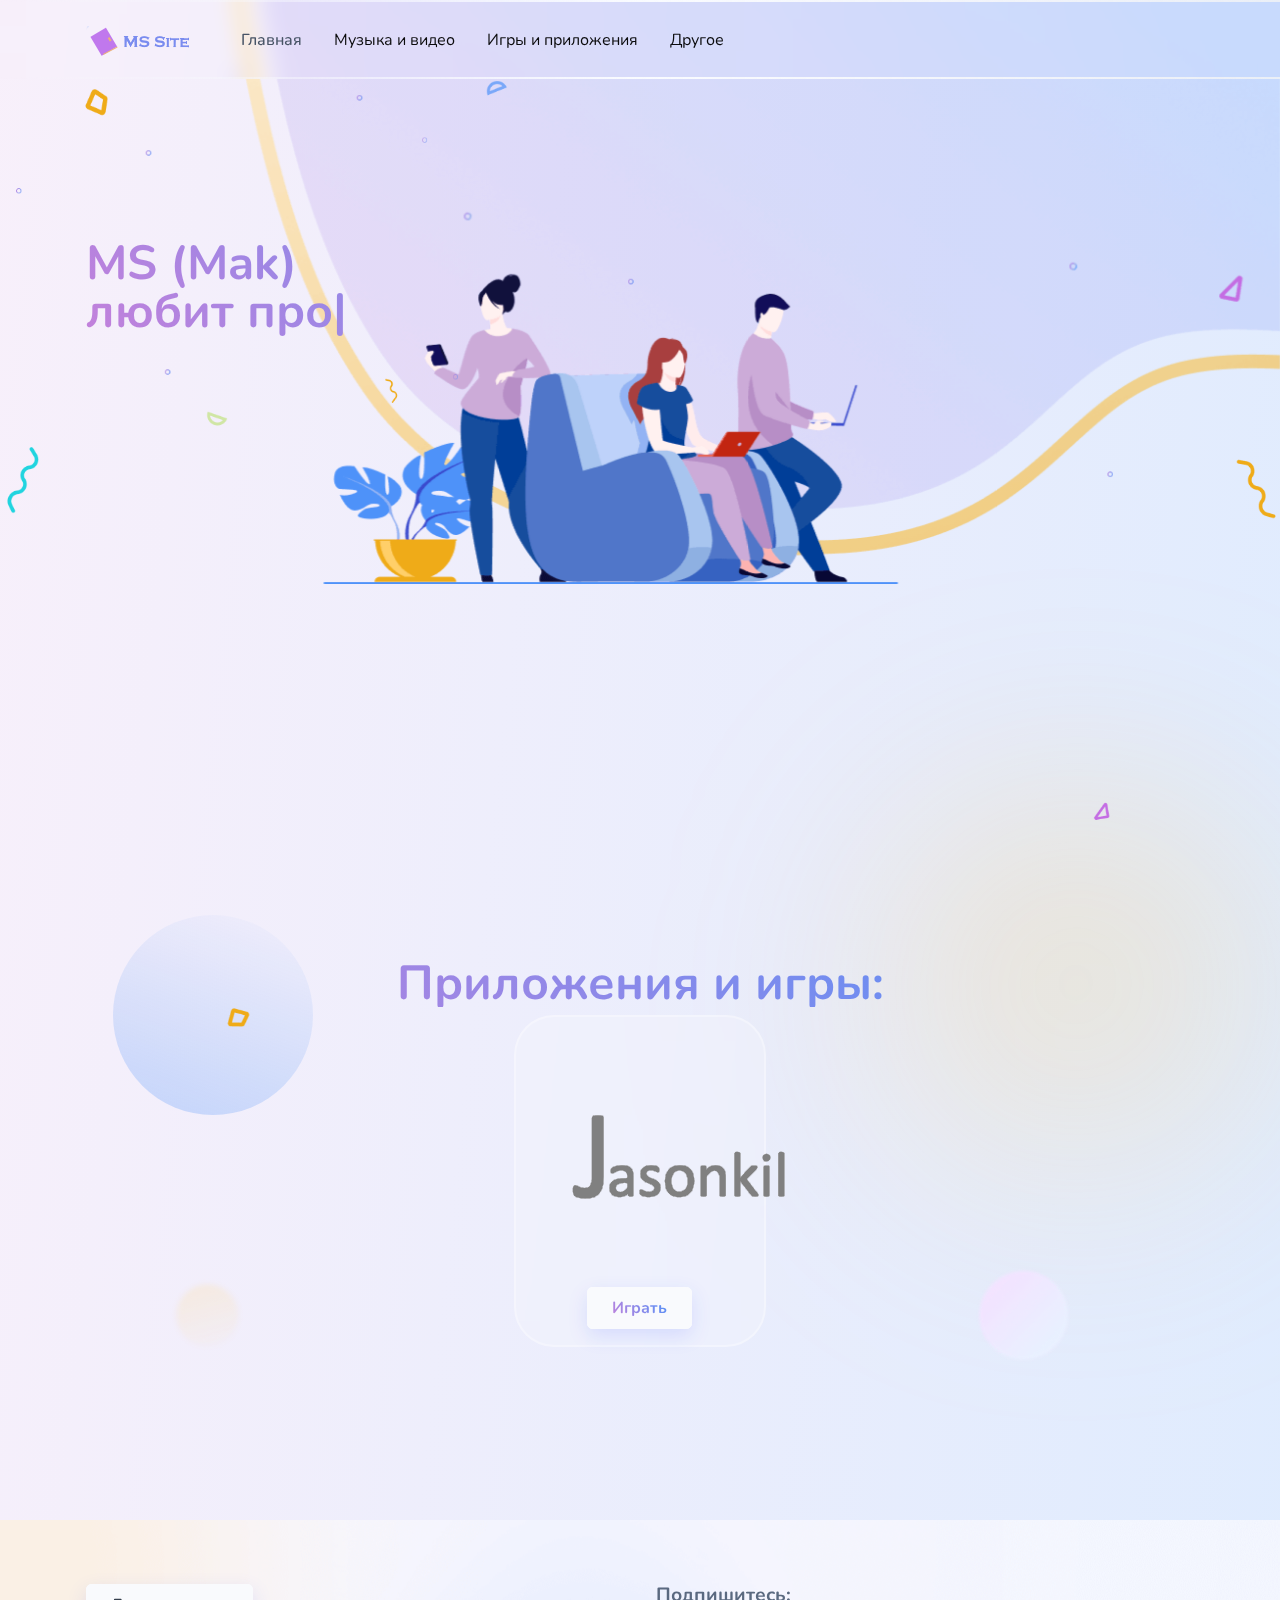
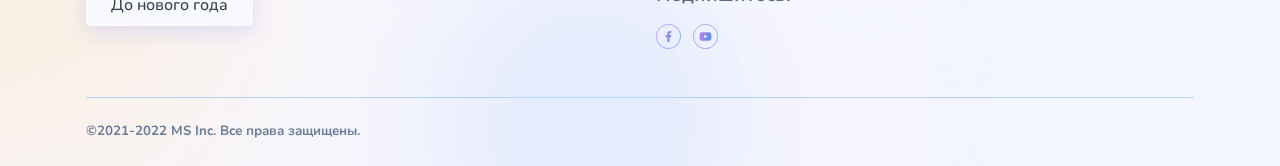
<file: index.html>
<!DOCTYPE html>
<html lang="ru" dir="ltr">

  <head>
    <meta charset="utf-8">
    <meta http-equiv="X-UA-Compatible" content="IE=edge">
    <meta name="viewport" content="width=device-width, initial-scale=1">


    <!-- ===============================================-->
    <!--    Document Title-->
    <!-- ===============================================-->
    <title>MS Site</title>


    <!-- ===============================================-->
    <!--    Favicons-->
    <!-- ===============================================-->
    <link rel="apple-touch-icon" sizes="57x57" href="assets/img/favicons/apple-icon-57x57.png">
    <link rel="apple-touch-icon" sizes="60x60" href="assets/img/favicons/apple-icon-60x60.png">
    <link rel="apple-touch-icon" sizes="72x72" href="assets/img/favicons/apple-icon-72x72.png">
    <link rel="apple-touch-icon" sizes="76x76" href="assets/img/favicons/apple-icon-76x76.png">
    <link rel="apple-touch-icon" sizes="114x114" href="assets/img/favicons/apple-icon-114x114.png">
    <link rel="apple-touch-icon" sizes="120x120" href="assets/img/favicons/apple-icon-120x120.png">
    <link rel="apple-touch-icon" sizes="144x144" href="assets/img/favicons/apple-icon-144x144.png">
    <link rel="apple-touch-icon" sizes="152x152" href="assets/img/favicons/apple-icon-152x152.png">
    <link rel="apple-touch-icon" sizes="180x180" href="assets/img/favicons/apple-icon-180x180.png">
    <link rel="icon" type="image/png" sizes="192x192"  href="assets/img/favicons/android-icon-192x192.png">
    <link rel="icon" type="image/png" sizes="32x32" href="assets/img/favicons/favicon-32x32.png">
    <link rel="icon" type="image/png" sizes="96x96" href="assets/img/favicons/favicon-96x96.png">
    <link rel="icon" type="image/png" sizes="16x16" href="assets/img/favicons/favicon-16x16.png">
    <meta name="msapplication-TileColor" content="#ffffff">
    <meta name="msapplication-TileImage" content="assets/img/favicons/ms-icon-144x144.png">
    <meta name="theme-color" content="#ffffff">


    <!-- ===============================================-->
    <!--    Stylesheets-->
    <!-- ===============================================-->
    <link href="assets/css/theme.css" rel="stylesheet" />
    <style>
@import url('https://fonts.googleapis.com/css2?family=Nunito:wght@300&display=swap');
      body {
        font-family: 'Nunito', sans-serif;
      }
      /* width */
::-webkit-scrollbar {
    width: 10px;
}

/* Track */
::-webkit-scrollbar-track {
    background: #f1f1f1;
    -webkit-border-radius: 1.5px;
-moz-border-radius: 1.5px;
border-radius: 1.5px;
}

/* Handle */
::-webkit-scrollbar-thumb {
    background: rgb(97, 96, 96);
    -webkit-border-radius: 1.5px;
-moz-border-radius: 1.5px;
border-radius: 1.5px;
}

/* Handle on hover */
::-webkit-scrollbar-thumb:hover {
    background: #555;
}
    </style>

  </head>


  <body>

    <!-- ===============================================-->
    <!--    Main Content-->
    <!-- ===============================================-->
    <main class="main" id="top">
      <nav class="navbar navbar-expand-lg navbar-light fixed-top py-3 d-block navbar-klean" data-navbar-on-scroll="data-navbar-on-scroll">
        <div class="container"><a class="navbar-brand" href=""> <img class="me-3 d-inline-block" src="assets/img/gallery/logo.png" alt="" /></a>
          <button class="navbar-toggler collapsed" type="button" data-bs-toggle="collapse" data-bs-target="#navbarSupportedContent" aria-controls="navbarSupportedContent" aria-expanded="false" aria-label="Toggle navigation"><span class="navbar-toggler-icon"></span></button>
          <div class="collapse navbar-collapse border-top border-lg-0 mt-4 mt-lg-0" id="navbarSupportedContent">
            <ul class="navbar-nav me-auto pt-2 pt-lg-0 font-base">
              <li class="nav-item px-2"><a class="nav-link fw-medium active" aria-current="page" href="">Главная</a></li>
              <li class="nav-item px-2"><a class="nav-link" href="music-video">Музыка и видео</a></li>
              <li class="nav-item px-2"><a class="nav-link" href="#apps-games">Игры и приложения</a></li>
              <li class="nav-item px-2"><a class="nav-link" href="other">Другое</a></li>
            </ul>
          </div>
        </div>
      </nav>
      <section id="home">
        <div class="bg-holder d-none d-md-block bg-size" style="background-image:url(assets/img/illustrations/hero.png);background-position:right bottom;">
        </div>
        <!--/.bg-holder-->

        <div class="bg-holder" style="background-image:url(assets/img/illustrations/heroheader-bg.png);background-position:center;background-size:contain;">
        </div>
        <!--/.bg-holder-->

        <div class="container">
          <div class="row align-items-center">
            <div class="col-md-9 col-lg-8 py-8 text-sm-start text-center">
              <h1 class="fw-bold display-4 fs-4 fs-lg-6 fs-xxl-7 text-gradient">MS (Mak) <br> <span id="autotexttype"></span></h1>
            </div>
          </div>
        </div>
      </section>





<br><br><br><br><br><br><br><br><br>

      <!-- ============================================-->
      <!-- <section> begin ============================-->
      <section class="py-0 circle-blend circle-blend-right circle-warning" id="service">

        <div class="container">
          <div class="row">
            <div class="col-lg-7 col-xxl-5 mx-auto text-center py-7"></div>
          </div>
          <div class="bg-holder" style="background-image:url(assets/img/illustrations/service.png);background-position:bottom center;background-size:contain;">
          </div>
          <!--/.bg-holder-->
<div class="gg">
          <div class="row flex-center" id="apps-games">
            <center><h1 class="fw-bold display-4 fs-4 fs-lg-6 fs-xxl-7 text-gradient">Приложения и игры:</h1></center><br><br>
            <div class="col-xl-9">
              <div class="row justify-content-center circle">
                <div class="col-md-4 mb-4">
                  <div class="card card-bg h-100 px-4 px-md-2 px-lg-3 px-xxl-4 pt-4">
                    <div class="text-center"><img src="assets/img/gallery/jasonkil.png">
                      <div class="card-body text-center text-md-start">
                        <center><a href="//msmak2accaunt.github.io/jasonkil" target="_blank" class="btn btn-light shadow-klean order-0"><span class="text-gradient fw-bold">Играть</span></a></center>
                        <a></a>
                      </div>
                    </div>
                  </div>
                </div>
              </div>
            </div>
          </div>
        </div>
        </div>
      </section>
      
      <br><br><br><br><br><br>

      <section class="pb-0 pt-6">
        <div class="bg-holder" style="background-image:url(assets/img/illustrations/footer-bg.png);background-position:center;background-size:cover;">
        </div>
        <!--/.bg-holder-->

        <div class="container">
          <div class="row justify-content-lg-between circle-blend-right circle-danger">
            <div class="col-6 col-sm-4 col-lg-auto mb-3">
              <ul class="list-unstyled mb-md-4 mb-lg-0">
                <li class="mb-2 color-white"><a class="btn btn-light shadow-klean order-0" href="newyear">До нового года</a></li>
              </ul>
            </div>
            <div class="col-9 col-sm-6 col-lg-auto mb-3">
              <h5 class="text-600 mb-3 fw-bold">Подпишитесь:</h5>
              <ul class="list-unstyled list-inline my-3">
                <li class="list-inline-item"><a class="text-decoration-none" href="//www.facebook.com/groups/344844197328478"><img class="list-social-icon" src="assets/img/icons/facebook.svg" alt="" width="25" /></a></li>
                <li class="list-inline-item"><a class="text-decoration-none" href="//www.youtube.com/channel/UCnScUkMuci6Ky2JnyUhF7ng"><img class="list-social-icon" src="assets/img/icons/youtube.svg" alt="" width="25" /></a></li>
              </ul>
            </div>
            <div class="col-9 col-sm-6 col-lg-auto mb-3">
              <br>
            </div>
          </div>
          <hr class="text-100 mb-0" />
          <div class="row justify-content-md-between justify-content-evenly py-3">
            <div class="col-12 col-sm-8 col-md-6 col-lg-auto text-center text-md-start">
              <p class="fs--1 my-2 fw-bold">&copy;2021-2022 MS Inc. Все права защищены.</p>
            </div>
          </div>
        </div>
      </section>
    </main>



    <!-- ===============================================
           JavaScripts
     =================================================== -->
    <script src="vendors/@popperjs/popper.min.js"></script>
    <script src="vendors/bootstrap/bootstrap.min.js"></script>
    <script src="vendors/is/is.min.js"></script>
    <script src="//polyfill.io/v3/polyfill.min.js?features=window.scroll"></script>
    <script src="vendors/feather-icons/feather.min.js"></script>
    <script type="text/javascript" src="https://ajax.googleapis.com/ajax/libs/jquery/1.10.1/jquery.min.js"></script>
    <script>
      feather.replace();
    </script>
    <script>
 $(document).ready(function(){
    $("#gg").on("click","a", function (event) {
        event.preventDefault();
        var id  = $(this).attr('href'),
            top = $(id).offset().top;
        $('body,html').animate({scrollTop: top}, 1500);
    });
});
    </script>
    <script src="assets/js/theme.js"></script>
    <script src="assets/js/AutoTyping.js"></script>
    <script>
      const myText = new AutoTyping({

id: 'autotexttype', 

typeText: ['любит программировать.', 'начинающий ютубер.'] 

}).init();
    </script>

    <link href="//fonts.googleapis.com/css2?family=Nunito:wght@300;400;600;700;800;900&amp;display=swap" rel="stylesheet">
  </body>

</html>
</file>
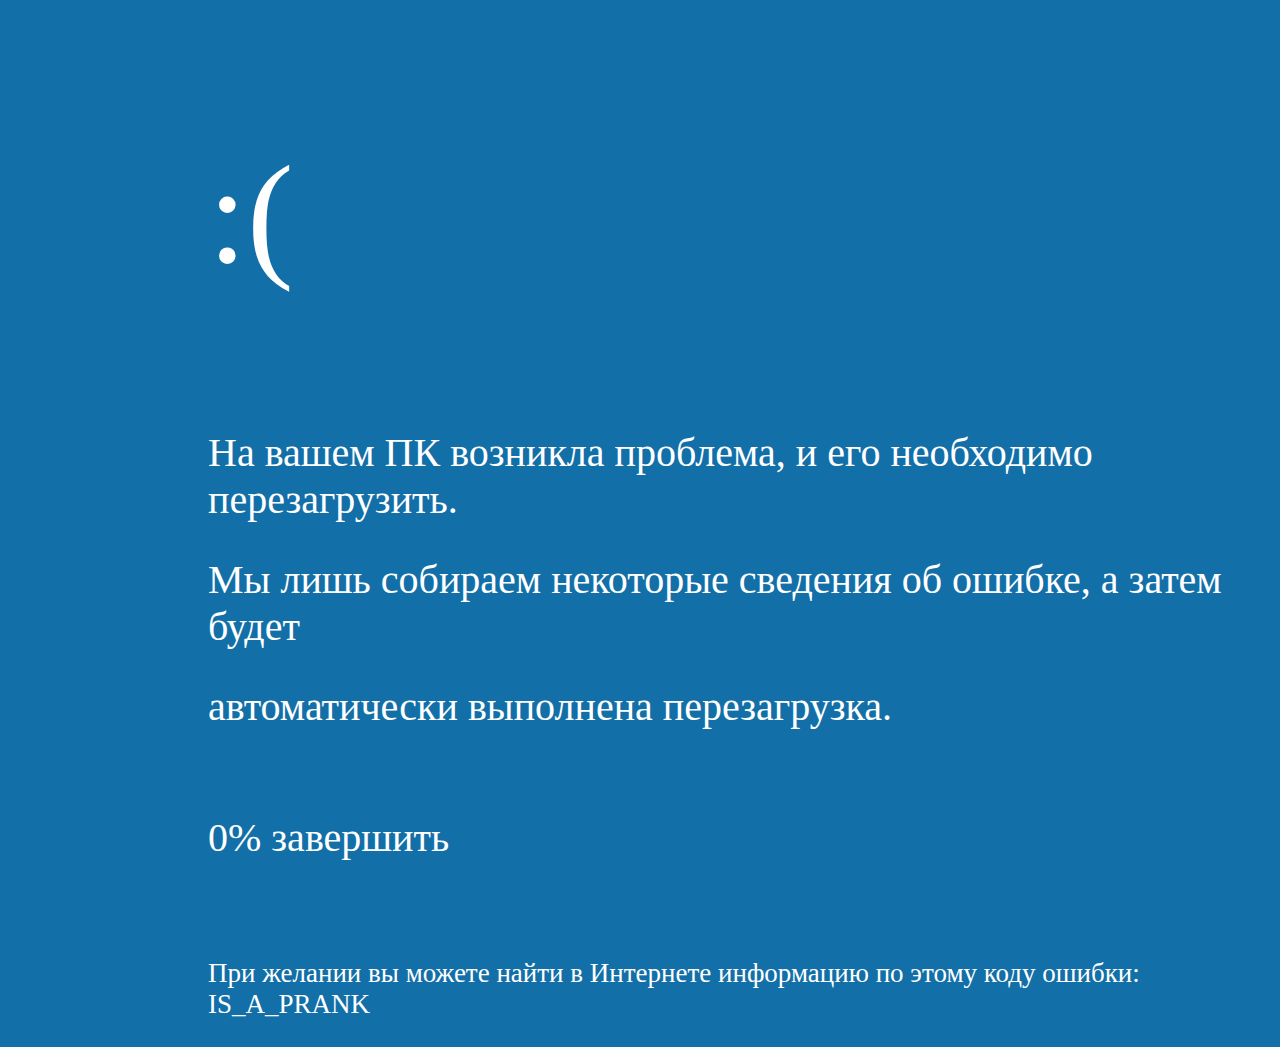
<file: bsod/win10/index.html>
<!DOCTYPE html>
<html lang="ru">
<head>
    <meta charset="UTF-8">
    <meta http-equiv="X-UA-Compatible" content="IE=edge">
    <meta name="viewport" content="width=device-width, initial-scale=1.0">
    <title>BSOD Win 10</title>
    <style>
      * {
        background-color: #126FA8;
        cursor: none;
        color: white;
        font-family: Segoe UI Light;
        font-weight: lighter;
        -moz-user-select: -moz-none;
        -o-user-select: none;
        -khtml-user-select: none;
        -webkit-user-select: none;
        user-select: none;
      }
      h1 {
        padding: 40px;
        padding-left: 200px;
        font-size: 140px;
      }
      h2 {
        padding-left: 200px;
        font-size: 40px;
      }
      h3 {
        padding-left: 200px;
        font-size: 27px;
      }
    </style>
        <script type="text/javascript">
          if (document.addEventListener) {
              document.addEventListener('contextmenu', function (e) {
                  e.preventDefault();
              }, false);
          } else {
              document.attachEvent('oncontextmenu', function () {
                  window.event.returnValue = false;
              });
          }
      </script>
</head>
<body>
  
<h1>:(</h1>
<h2>На вашем ПК возникла проблема, и его необходимо перезагрузить.</h2>
<h2>Мы лишь собираем некоторые сведения об ошибке, а затем будет</h2>
<h2>автоматически выполнена перезагрузка.</h2>
<br>
<h2>0% завершить</h2>
<br><br>
<h3>При желании вы можете найти в Интернете информацию по этому коду ошибки: IS_A_PRANK</h3>
</body>
</html>
</file>
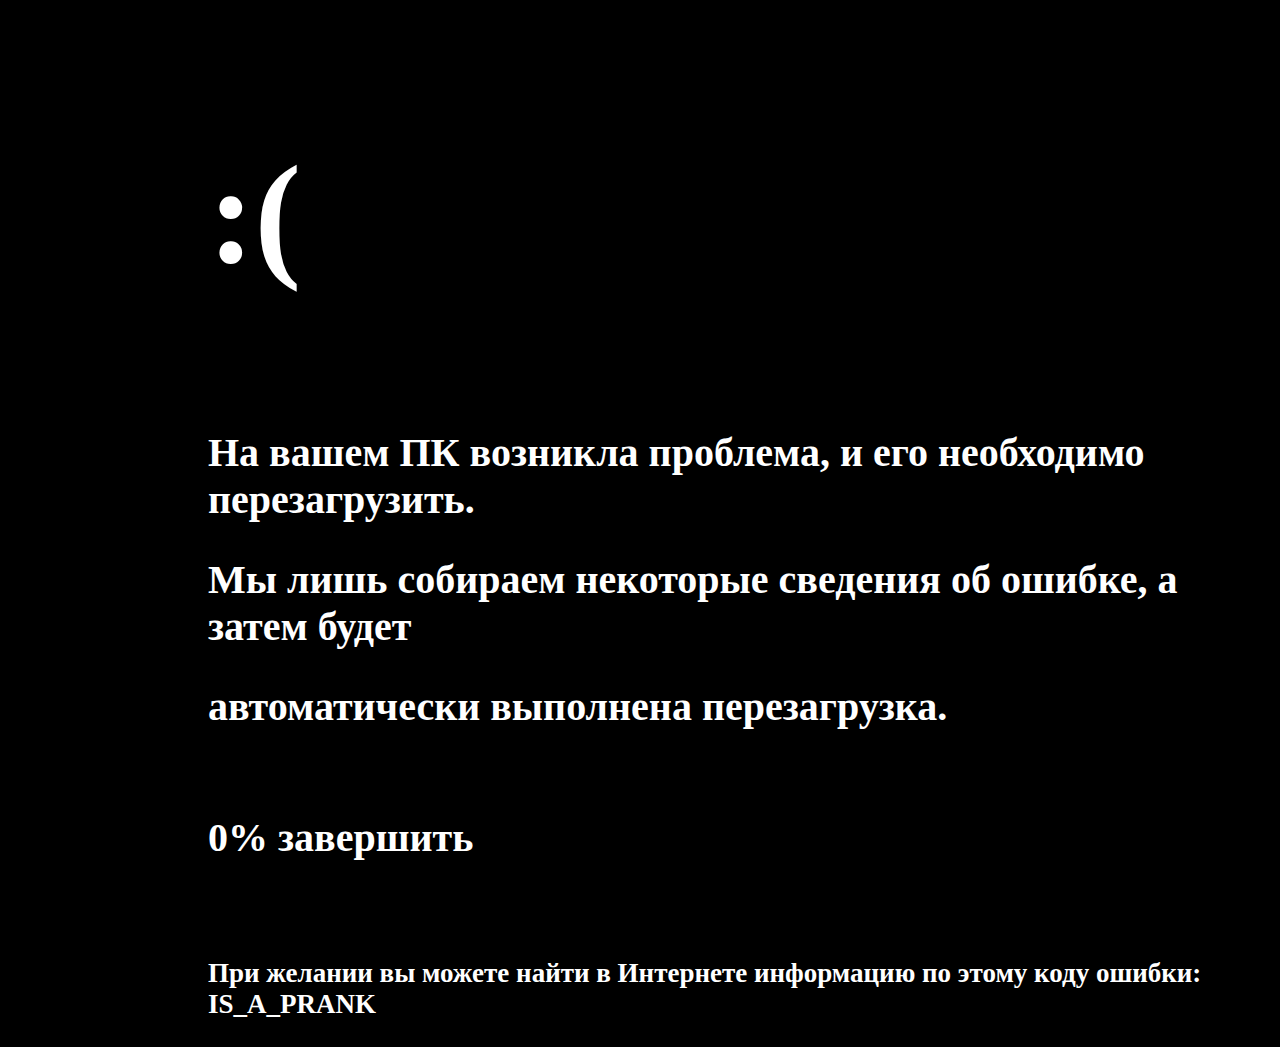
<file: bsod/win11/index.html>
<!DOCTYPE html>
<html lang="ru">
<head>
    <meta charset="UTF-8">
    <meta http-equiv="X-UA-Compatible" content="IE=edge">
    <meta name="viewport" content="width=device-width, initial-scale=1.0">
    <title>BSOD Win 10</title>
    <style>
      * {
        background-color: #000000;
        cursor: none;
        color: white;
        font-family: Segoe UI Light;
        -moz-user-select: -moz-none;
        -o-user-select: none;
        -khtml-user-select: none;
        -webkit-user-select: none;
        user-select: none;
      }
      h1 {
        padding: 40px;
        padding-left: 200px;
        font-size: 140px;
      }
      h2 {
        padding-left: 200px;
        font-size: 40px;
      }
      h3 {
        padding-left: 200px;
        font-size: 27px;
      }
    </style>
        <script type="text/javascript">
          if (document.addEventListener) {
              document.addEventListener('contextmenu', function (e) {
                  e.preventDefault();
              }, false);
          } else {
              document.attachEvent('oncontextmenu', function () {
                  window.event.returnValue = false;
              });
          }
      </script>
</head>
<body>
  
<h1>:(</h1>
<h2>На вашем ПК возникла проблема, и его необходимо перезагрузить.</h2>
<h2>Мы лишь собираем некоторые сведения об ошибке, а затем будет</h2>
<h2>автоматически выполнена перезагрузка.</h2>
<br>
<h2>0% завершить</h2>
<br><br>
<h3>При желании вы можете найти в Интернете информацию по этому коду ошибки: IS_A_PRANK</h3>
</body>
</html>
</file>
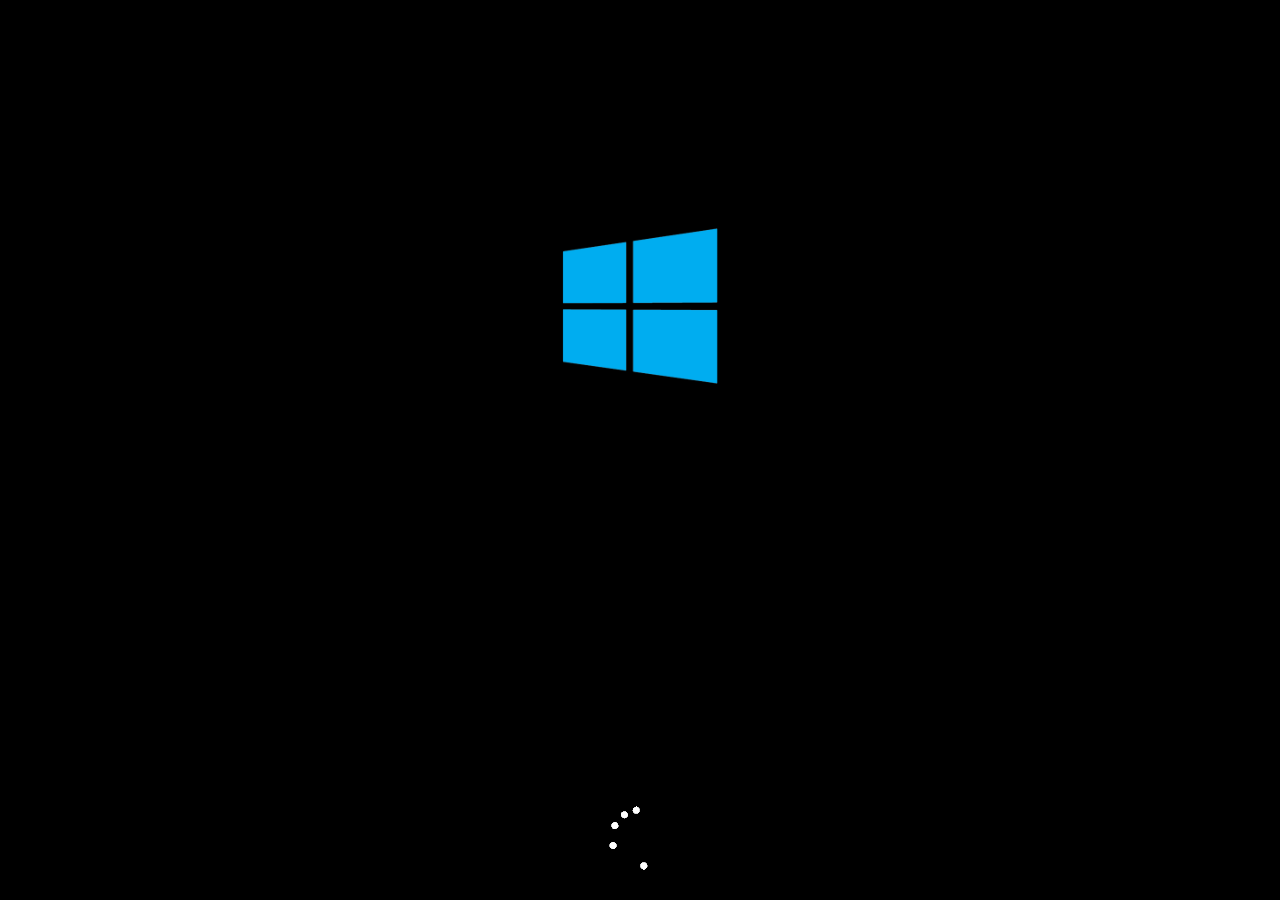
<file: startup/win10/index.html>
<!DOCTYPE html>
<html lang="ru">
<head>
    <meta charset="UTF-8">
    <meta http-equiv="X-UA-Compatible" content="IE=edge">
    <meta name="viewport" content="width=device-width, initial-scale=1.0">
    <title>Start Win 10</title>
    <link rel="stylesheet" href="main.css">
</head>
<body>

<center>
  <br><br><br><br><br><br><br><br><br><br><br>
<header>
  <img src="../../img/win10-logo.png">
</header>
<br><br><br><br><br><br><br><br><br><br><br><br><br><br><br><br><br><br><br><br><br><br>
<footer>
  <img src="../../img/301.gif">
</footer>

</center>

</body>
</html>
</file>
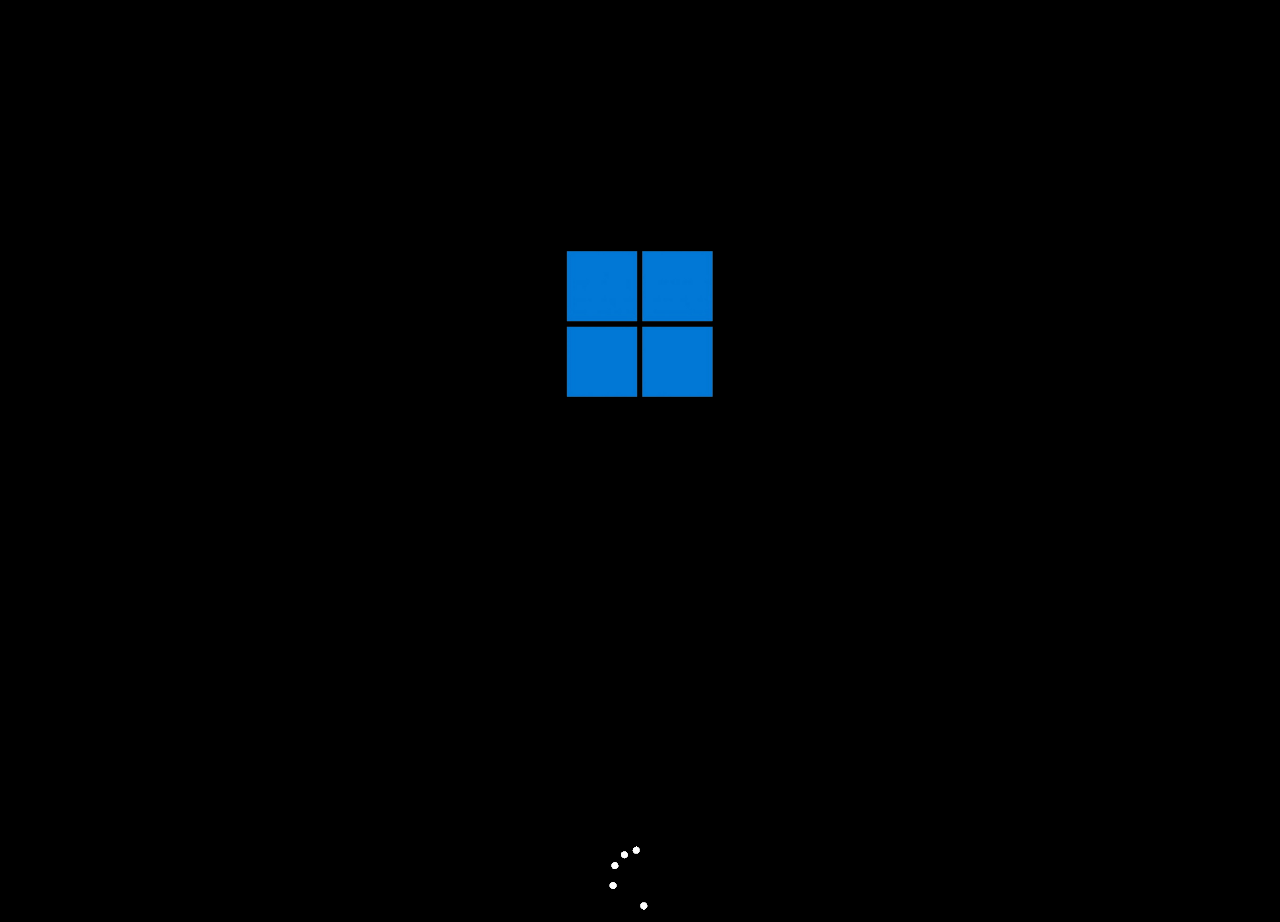
<file: startup/win11/index.html>
<!DOCTYPE html>
<html lang="ru">
<head>
    <meta charset="UTF-8">
    <meta http-equiv="X-UA-Compatible" content="IE=edge">
    <meta name="viewport" content="width=device-width, initial-scale=1.0">
    <title>Start Win 10</title>
    <link rel="stylesheet" href="maino.css">
</head>
<body>

<center>
  <br><br><br><br><br><br><br><br><br><br><br>
<header>
  <img src="../../img/win11-logo.jpg">
</header>
<br><br><br><br><br><br><br><br><br><br><br><br><br><br><br><br><br><br><br><br><br><br>
<footer>
  <img src="../../img/301.gif">
</footer>

</center>

</body>
</html>
</file>
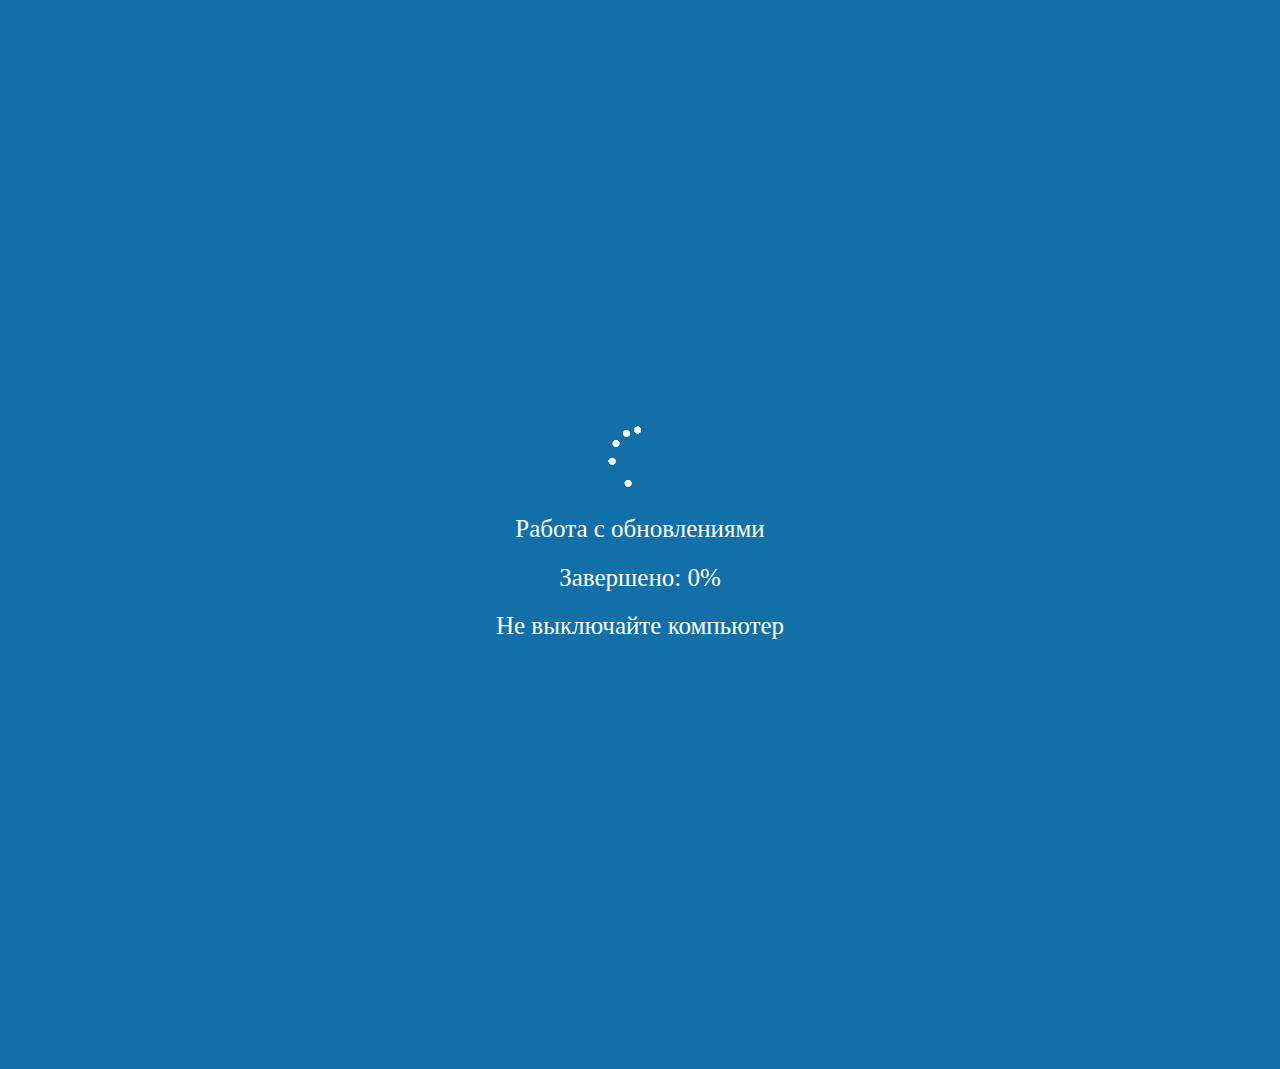
<file: update/win10/index.html>
<!DOCTYPE html>
<html lang="ru">
<head>
    <meta charset="UTF-8">
    <meta http-equiv="X-UA-Compatible" content="IE=edge">
    <meta name="viewport" content="width=device-width, initial-scale=1.0">
    <title>Update Win 10</title>
    <link rel="stylesheet" href="main.css">
    <style>
  /* width */
  ::-webkit-scrollbar {
    width: 10px;
}

/* Track */
::-webkit-scrollbar-track {
    background: #126FA8;
    -webkit-border-radius: 1.5px;
-moz-border-radius: 1.5px;
border-radius: 1.5px;
}

/* Handle */
::-webkit-scrollbar-thumb {
    background: #126FA8;
    -webkit-border-radius: 1.5px;
-moz-border-radius: 1.5px;
border-radius: 1.5px;
}

/* Handle on hover */
::-webkit-scrollbar-thumb:hover {
    background: #126FA8;
}
    </style>
</head>
<body>
 <br>
<center class="l">
    <img src="../../img/301.gif">
<h2>Работа с обновлениями</h2>
<h2>Завершено: 0%</h2>
<h2>Не выключайте компьютер</h2>

</center>
</body>
</html>
</file>
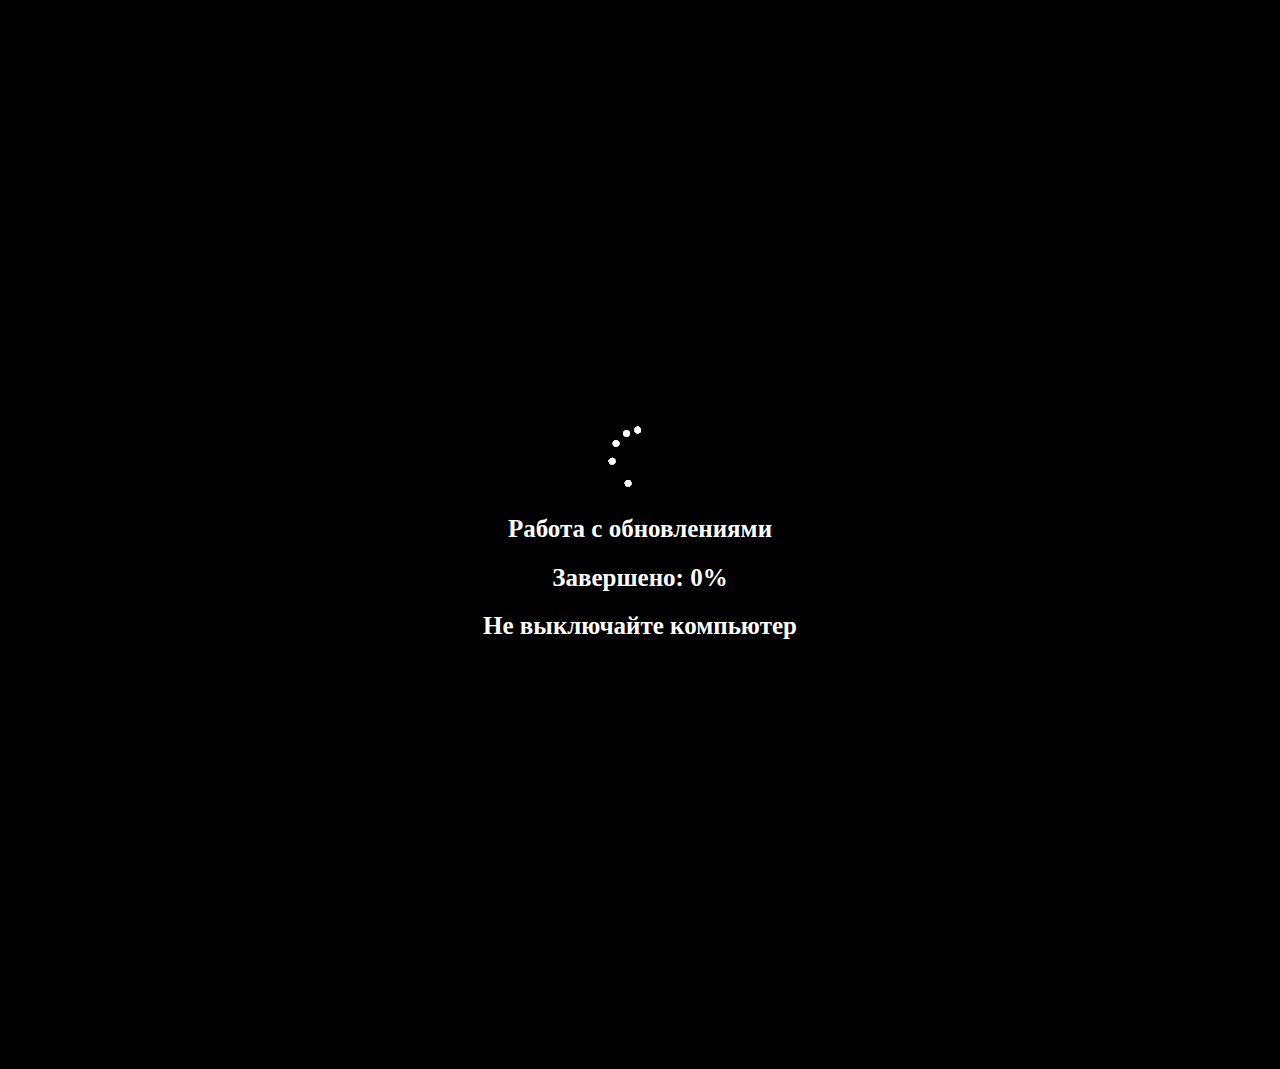
<file: update/win11/index.html>
<!DOCTYPE html>
<html lang="ru">
<head>
    <meta charset="UTF-8">
    <meta http-equiv="X-UA-Compatible" content="IE=edge">
    <meta name="viewport" content="width=device-width, initial-scale=1.0">
    <title>Update Win 10</title>
    <link rel="stylesheet" href="maina.css">
    <style>
  /* width */
  ::-webkit-scrollbar {
    width: 10px;
}

/* Track */
::-webkit-scrollbar-track {
    background: #000000;
    -webkit-border-radius: 1.5px;
-moz-border-radius: 1.5px;
border-radius: 1.5px;
}

/* Handle */
::-webkit-scrollbar-thumb {
    background: #000000;
    -webkit-border-radius: 1.5px;
-moz-border-radius: 1.5px;
border-radius: 1.5px;
}

/* Handle on hover */
::-webkit-scrollbar-thumb:hover {
    background: #000000;
}
    </style>
</head>
<body>
 <br>
<center class="l">
    <img src="../../img/301.gif">
<h2>Работа с обновлениями</h2>
<h2>Завершено: 0%</h2>
<h2>Не выключайте компьютер</h2>

</center>
</body>
</html>
</file>
<file: assets/css/theme.css>
/* -------------------------------------------------------------------------- */
/*                                 Theme                                      */
/* -------------------------------------------------------------------------- */
/* prettier-ignore */
/* -------------------------------------------------------------------------- */
/*                                  Utilities                                 */
/* -------------------------------------------------------------------------- */
/*-----------------------------------------------
|   Bootstrap Styles
-----------------------------------------------*/
/*!
 * Bootstrap v5.0.0-alpha1 (https://getbootstrap.com/)
 * Copyright 2011-2020 The Bootstrap Authors
 * Copyright 2011-2020 Twitter, Inc.
 * Licensed under MIT (https://github.com/twbs/bootstrap/blob/main/LICENSE)
 */
:root {
  --bs-blue: #4E92F9;
  --bs-indigo: #8845FF;
  --bs-purple: #C46DE3;
  --bs-pink: #EE6BFA;
  --bs-red: #EB6453;
  --bs-orange: #F0980E;
  --bs-yellow: #EFAB18;
  --bs-green: #96D121;
  --bs-teal: #18DEBC;
  --bs-cyan: #21D4DF;
  --bs-white: #fff;
  --bs-gray: #5A6980;
  --bs-gray-dark: #363F4D;
  --bs-primary: #4E92F9;
  --bs-secondary: #C46DE3;
  --bs-success: #96D121;
  --bs-info: #21D4DF;
  --bs-warning: #EFAB18;
  --bs-danger: #EB6453;
  --bs-light: #F9FAFD;
  --bs-dark: #000000;
  --bs-gradient: linear-gradient(180deg, rgba(255, 255, 255, 0.15), rgba(255, 255, 255, 0));
}

*,
*::before,
*::after {
  -webkit-box-sizing: border-box;
  box-sizing: border-box;
}

@media (prefers-reduced-motion: no-preference) {
  :root {
    scroll-behavior: smooth;
  }
}

body {
  margin: 0;
  font-size: 1rem;
  font-weight: 400;
  line-height: 1.5;
  color: #6C7E99;
  background-color: #fff;
  -webkit-text-size-adjust: 100%;
  -webkit-tap-highlight-color: rgba(0, 0, 0, 0);
}

hr {
  margin: 1rem 0;
  color: #90A8CC;
  background-color: currentColor;
  border: 0;
  opacity: 1;
}

hr:not([size]) {
  height: 1px;
}

h1, .h1, h2, .h2, h3, .h3, h4, .h4, h5, .h5, h6, .h6 {
  margin-top: 0;
  margin-bottom: 0.5rem;
  font-family: "Nunito", "Open Sans", -apple-system, BlinkMacSystemFont, "Segoe UI", "Helvetica Neue", Arial, sans-serif, "Apple Color Emoji", "Segoe UI Emoji", "Segoe UI Symbol";
  font-weight: 500;
  line-height: 1.2;
  color: #242A33;
}

h1, .h1 {
  font-size: calc(1.37383rem + 1.48598vw);
}

@media (min-width: 1200px) {
  h1, .h1 {
    font-size: 2.48832rem;
  }
}

h2, .h2 {
  font-size: calc(1.33236rem + 0.98832vw);
}

@media (min-width: 1200px) {
  h2, .h2 {
    font-size: 2.0736rem;
  }
}

h3, .h3 {
  font-size: calc(1.2978rem + 0.5736vw);
}

@media (min-width: 1200px) {
  h3, .h3 {
    font-size: 1.728rem;
  }
}

h4, .h4 {
  font-size: calc(1.269rem + 0.228vw);
}

@media (min-width: 1200px) {
  h4, .h4 {
    font-size: 1.44rem;
  }
}

h5, .h5 {
  font-size: 1.2rem;
}

h6, .h6 {
  font-size: 0.83333rem;
}

p {
  margin-top: 0;
  margin-bottom: 1rem;
}

abbr[title],
abbr[data-bs-original-title] {
  -webkit-text-decoration: underline dotted;
  text-decoration: underline dotted;
  cursor: help;
  -webkit-text-decoration-skip-ink: none;
  text-decoration-skip-ink: none;
}

address {
  margin-bottom: 1rem;
  font-style: normal;
  line-height: inherit;
}

ol,
ul {
  padding-left: 2rem;
}

ol,
ul,
dl {
  margin-top: 0;
  margin-bottom: 1rem;
}

ol ol,
ul ul,
ol ul,
ul ol {
  margin-bottom: 0;
}

dt {
  font-weight: 700;
}

dd {
  margin-bottom: .5rem;
  margin-left: 0;
}

blockquote {
  margin: 0 0 1rem;
}

b,
strong {
  font-weight: 800;
}

small, .small {
  font-size: 75%;
}

mark, .mark {
  padding: 0.2em;
  background-color: #fcf8e3;
}

sub,
sup {
  position: relative;
  font-size: 0.75em;
  line-height: 0;
  vertical-align: baseline;
}

sub {
  bottom: -.25em;
}

sup {
  top: -.5em;
}

a {
  color: #4E92F9;
  text-decoration: none;
}

a:hover {
  color: #3e75c7;
  text-decoration: underline;
}

a:not([href]):not([class]), a:not([href]):not([class]):hover {
  color: inherit;
  text-decoration: none;
}

pre,
code,
kbd,
samp {
  font-family: var(--bs-font-monospace);
  font-size: 1em;
  direction: ltr /* rtl:ignore */;
  unicode-bidi: bidi-override;
}

pre {
  display: block;
  margin-top: 0;
  margin-bottom: 1rem;
  overflow: auto;
  font-size: 75%;
}

pre code {
  font-size: inherit;
  color: inherit;
  word-break: normal;
}

code {
  font-size: 75%;
  color: #EE6BFA;
  word-wrap: break-word;
}

a > code {
  color: inherit;
}

kbd {
  padding: 0.2rem 0.4rem;
  font-size: 75%;
  color: #fff;
  background-color: #242A33;
  border-radius: 0.625rem;
}

kbd kbd {
  padding: 0;
  font-size: 1em;
  font-weight: 700;
}

figure {
  margin: 0 0 1rem;
}

img,
svg {
  vertical-align: middle;
}

table {
  caption-side: bottom;
  border-collapse: collapse;
}

caption {
  padding-top: 0.5rem;
  padding-bottom: 0.5rem;
  color: #6C7E99;
  text-align: left;
}

th {
  text-align: inherit;
  text-align: -webkit-match-parent;
}

thead,
tbody,
tfoot,
tr,
td,
th {
  border-color: inherit;
  border-style: solid;
  border-width: 0;
}

label {
  display: inline-block;
}

button {
  border-radius: 0;
}

button:focus:not(:focus-visible) {
  outline: 0;
}

input,
button,
select,
optgroup,
textarea {
  margin: 0;
  font-family: inherit;
  font-size: inherit;
  line-height: inherit;
}

button,
select {
  text-transform: none;
}

[role="button"] {
  cursor: pointer;
}

select {
  word-wrap: normal;
}

select:disabled {
  opacity: 1;
}

[list]::-webkit-calendar-picker-indicator {
  display: none;
}

button,
[type="button"],
[type="reset"],
[type="submit"] {
  -webkit-appearance: button;
}

button:not(:disabled),
[type="button"]:not(:disabled),
[type="reset"]:not(:disabled),
[type="submit"]:not(:disabled) {
  cursor: pointer;
}

::-moz-focus-inner {
  padding: 0;
  border-style: none;
}

textarea {
  resize: vertical;
}

fieldset {
  min-width: 0;
  padding: 0;
  margin: 0;
  border: 0;
}

legend {
  float: left;
  width: 100%;
  padding: 0;
  margin-bottom: 0.5rem;
  font-size: calc(1.275rem + 0.3vw);
  line-height: inherit;
}

@media (min-width: 1200px) {
  legend {
    font-size: 1.5rem;
  }
}

legend + * {
  clear: left;
}

::-webkit-datetime-edit-fields-wrapper,
::-webkit-datetime-edit-text,
::-webkit-datetime-edit-minute,
::-webkit-datetime-edit-hour-field,
::-webkit-datetime-edit-day-field,
::-webkit-datetime-edit-month-field,
::-webkit-datetime-edit-year-field {
  padding: 0;
}

::-webkit-inner-spin-button {
  height: auto;
}

[type="search"] {
  outline-offset: -2px;
  -webkit-appearance: textfield;
}

/* rtl:raw:
[type="tel"],
[type="url"],
[type="email"],
[type="number"] {
  direction: ltr;
}
*/
::-webkit-search-decoration {
  -webkit-appearance: none;
}

::-webkit-color-swatch-wrapper {
  padding: 0;
}

::file-selector-button {
  font: inherit;
}

::-webkit-file-upload-button {
  font: inherit;
  -webkit-appearance: button;
}

output {
  display: inline-block;
}

iframe {
  border: 0;
}

summary {
  display: list-item;
  cursor: pointer;
}

progress {
  vertical-align: baseline;
}

[hidden] {
  display: none !important;
}

.lead {
  font-size: 1.2rem;
  font-weight: 400;
}

.display-1 {
  font-size: calc(1.55498rem + 3.65978vw);
  font-weight: 900;
  line-height: 1;
}

@media (min-width: 1200px) {
  .display-1 {
    font-size: 4.29982rem;
  }
}

.display-2 {
  font-size: calc(1.48332rem + 2.79982vw);
  font-weight: 900;
  line-height: 1;
}

@media (min-width: 1200px) {
  .display-2 {
    font-size: 3.58318rem;
  }
}

.display-3 {
  font-size: calc(1.4236rem + 2.08318vw);
  font-weight: 900;
  line-height: 1;
}

@media (min-width: 1200px) {
  .display-3 {
    font-size: 2.98598rem;
  }
}

.display-4 {
  font-size: calc(1.37383rem + 1.48598vw);
  font-weight: 900;
  line-height: 1;
}

@media (min-width: 1200px) {
  .display-4 {
    font-size: 2.48832rem;
  }
}

.display-5 {
  font-size: calc(1.33236rem + 0.98832vw);
  font-weight: 900;
  line-height: 1;
}

@media (min-width: 1200px) {
  .display-5 {
    font-size: 2.0736rem;
  }
}

.display-6 {
  font-size: calc(1.2978rem + 0.5736vw);
  font-weight: 900;
  line-height: 1;
}

@media (min-width: 1200px) {
  .display-6 {
    font-size: 1.728rem;
  }
}

.list-unstyled {
  padding-left: 0;
  list-style: none;
}

.list-inline {
  padding-left: 0;
  list-style: none;
}

.list-inline-item {
  display: inline-block;
}

.list-inline-item:not(:last-child) {
  margin-right: 0.5rem;
}

.initialism {
  font-size: 75%;
  text-transform: uppercase;
}

.blockquote {
  margin-bottom: 1rem;
  font-size: 1.2rem;
}

.blockquote > :last-child {
  margin-bottom: 0;
}

.blockquote-footer {
  margin-top: -1rem;
  margin-bottom: 1rem;
  font-size: 75%;
  color: #5A6980;
}

.blockquote-footer::before {
  content: "\2014\00A0";
}

.img-fluid {
  max-width: 100%;
  height: auto;
}

.img-thumbnail {
  padding: 0.25rem;
  background-color: #fff;
  border: 1px solid #90A8CC;
  border-radius: 0.25rem;
  max-width: 100%;
  height: auto;
}

.figure {
  display: inline-block;
}

.figure-img {
  margin-bottom: 0.5rem;
  line-height: 1;
}

.figure-caption {
  font-size: 75%;
  color: #5A6980;
}

.container,
.container-fluid,
.container-sm,
.container-md,
.container-lg,
.container-xl,
.container-xxl {
  width: 100%;
  padding-right: var(--bs-gutter-x, 1rem);
  padding-left: var(--bs-gutter-x, 1rem);
  margin-right: auto;
  margin-left: auto;
}

@media (min-width: 576px) {
  .container, .container-sm {
    max-width: 540px;
  }
}

@media (min-width: 768px) {
  .container, .container-sm, .container-md {
    max-width: 720px;
  }
}

@media (min-width: 992px) {
  .container, .container-sm, .container-md, .container-lg {
    max-width: 960px;
  }
}

@media (min-width: 1200px) {
  .container, .container-sm, .container-md, .container-lg, .container-xl {
    max-width: 1140px;
  }
}

@media (min-width: 1540px) {
  .container, .container-sm, .container-md, .container-lg, .container-xl, .container-xxl {
    max-width: 1480px;
  }
}

.row {
  --bs-gutter-x: 2rem;
  --bs-gutter-y: 0;
  display: -webkit-box;
  display: -ms-flexbox;
  display: flex;
  -ms-flex-wrap: wrap;
  flex-wrap: wrap;
  margin-top: calc(var(--bs-gutter-y) * -1);
  margin-right: calc(var(--bs-gutter-x) / -2);
  margin-left: calc(var(--bs-gutter-x) / -2);
}

.row > * {
  -ms-flex-negative: 0;
  flex-shrink: 0;
  width: 100%;
  max-width: 100%;
  padding-right: calc(var(--bs-gutter-x) / 2);
  padding-left: calc(var(--bs-gutter-x) / 2);
  margin-top: var(--bs-gutter-y);
}

.col {
  -webkit-box-flex: 1;
  -ms-flex: 1 0 0%;
  flex: 1 0 0%;
}

.row-cols-auto > * {
  -webkit-box-flex: 0;
  -ms-flex: 0 0 auto;
  flex: 0 0 auto;
  width: auto;
}

.row-cols-1 > * {
  -webkit-box-flex: 0;
  -ms-flex: 0 0 auto;
  flex: 0 0 auto;
  width: 100%;
}

.row-cols-2 > * {
  -webkit-box-flex: 0;
  -ms-flex: 0 0 auto;
  flex: 0 0 auto;
  width: 50%;
}

.row-cols-3 > * {
  -webkit-box-flex: 0;
  -ms-flex: 0 0 auto;
  flex: 0 0 auto;
  width: 33.33333%;
}

.row-cols-4 > * {
  -webkit-box-flex: 0;
  -ms-flex: 0 0 auto;
  flex: 0 0 auto;
  width: 25%;
}

.row-cols-5 > * {
  -webkit-box-flex: 0;
  -ms-flex: 0 0 auto;
  flex: 0 0 auto;
  width: 20%;
}

.row-cols-6 > * {
  -webkit-box-flex: 0;
  -ms-flex: 0 0 auto;
  flex: 0 0 auto;
  width: 16.66667%;
}

.col-auto {
  -webkit-box-flex: 0;
  -ms-flex: 0 0 auto;
  flex: 0 0 auto;
  width: auto;
}

.col-1 {
  -webkit-box-flex: 0;
  -ms-flex: 0 0 auto;
  flex: 0 0 auto;
  width: 8.33333%;
}

.col-2 {
  -webkit-box-flex: 0;
  -ms-flex: 0 0 auto;
  flex: 0 0 auto;
  width: 16.66667%;
}

.col-3 {
  -webkit-box-flex: 0;
  -ms-flex: 0 0 auto;
  flex: 0 0 auto;
  width: 25%;
}

.col-4 {
  -webkit-box-flex: 0;
  -ms-flex: 0 0 auto;
  flex: 0 0 auto;
  width: 33.33333%;
}

.col-5 {
  -webkit-box-flex: 0;
  -ms-flex: 0 0 auto;
  flex: 0 0 auto;
  width: 41.66667%;
}

.col-6 {
  -webkit-box-flex: 0;
  -ms-flex: 0 0 auto;
  flex: 0 0 auto;
  width: 50%;
}

.col-7 {
  -webkit-box-flex: 0;
  -ms-flex: 0 0 auto;
  flex: 0 0 auto;
  width: 58.33333%;
}

.col-8 {
  -webkit-box-flex: 0;
  -ms-flex: 0 0 auto;
  flex: 0 0 auto;
  width: 66.66667%;
}

.col-9 {
  -webkit-box-flex: 0;
  -ms-flex: 0 0 auto;
  flex: 0 0 auto;
  width: 75%;
}

.col-10 {
  -webkit-box-flex: 0;
  -ms-flex: 0 0 auto;
  flex: 0 0 auto;
  width: 83.33333%;
}

.col-11 {
  -webkit-box-flex: 0;
  -ms-flex: 0 0 auto;
  flex: 0 0 auto;
  width: 91.66667%;
}

.col-12 {
  -webkit-box-flex: 0;
  -ms-flex: 0 0 auto;
  flex: 0 0 auto;
  width: 100%;
}

.offset-1 {
  margin-left: 8.33333%;
}

.offset-2 {
  margin-left: 16.66667%;
}

.offset-3 {
  margin-left: 25%;
}

.offset-4 {
  margin-left: 33.33333%;
}

.offset-5 {
  margin-left: 41.66667%;
}

.offset-6 {
  margin-left: 50%;
}

.offset-7 {
  margin-left: 58.33333%;
}

.offset-8 {
  margin-left: 66.66667%;
}

.offset-9 {
  margin-left: 75%;
}

.offset-10 {
  margin-left: 83.33333%;
}

.offset-11 {
  margin-left: 91.66667%;
}

.g-0,
.gx-0 {
  --bs-gutter-x: 0;
}

.g-0,
.gy-0 {
  --bs-gutter-y: 0;
}

.g-1,
.gx-1 {
  --bs-gutter-x: 0.25rem;
}

.g-1,
.gy-1 {
  --bs-gutter-y: 0.25rem;
}

.g-2,
.gx-2 {
  --bs-gutter-x: 0.5rem;
}

.g-2,
.gy-2 {
  --bs-gutter-y: 0.5rem;
}

.g-3,
.gx-3 {
  --bs-gutter-x: 1rem;
}

.g-3,
.gy-3 {
  --bs-gutter-y: 1rem;
}

.g-4,
.gx-4 {
  --bs-gutter-x: 1.8rem;
}

.g-4,
.gy-4 {
  --bs-gutter-y: 1.8rem;
}

.g-5,
.gx-5 {
  --bs-gutter-x: 3rem;
}

.g-5,
.gy-5 {
  --bs-gutter-y: 3rem;
}

.g-6,
.gx-6 {
  --bs-gutter-x: 4rem;
}

.g-6,
.gy-6 {
  --bs-gutter-y: 4rem;
}

.g-7,
.gx-7 {
  --bs-gutter-x: 5rem;
}

.g-7,
.gy-7 {
  --bs-gutter-y: 5rem;
}

.g-8,
.gx-8 {
  --bs-gutter-x: 7.5rem;
}

.g-8,
.gy-8 {
  --bs-gutter-y: 7.5rem;
}

.g-9,
.gx-9 {
  --bs-gutter-x: 10rem;
}

.g-9,
.gy-9 {
  --bs-gutter-y: 10rem;
}

.g-10,
.gx-10 {
  --bs-gutter-x: 12.5rem;
}

.g-10,
.gy-10 {
  --bs-gutter-y: 12.5rem;
}

.g-11,
.gx-11 {
  --bs-gutter-x: 15rem;
}

.g-11,
.gy-11 {
  --bs-gutter-y: 15rem;
}

@media (min-width: 576px) {
  .col-sm {
    -webkit-box-flex: 1;
    -ms-flex: 1 0 0%;
    flex: 1 0 0%;
  }
  .row-cols-sm-auto > * {
    -webkit-box-flex: 0;
    -ms-flex: 0 0 auto;
    flex: 0 0 auto;
    width: auto;
  }
  .row-cols-sm-1 > * {
    -webkit-box-flex: 0;
    -ms-flex: 0 0 auto;
    flex: 0 0 auto;
    width: 100%;
  }
  .row-cols-sm-2 > * {
    -webkit-box-flex: 0;
    -ms-flex: 0 0 auto;
    flex: 0 0 auto;
    width: 50%;
  }
  .row-cols-sm-3 > * {
    -webkit-box-flex: 0;
    -ms-flex: 0 0 auto;
    flex: 0 0 auto;
    width: 33.33333%;
  }
  .row-cols-sm-4 > * {
    -webkit-box-flex: 0;
    -ms-flex: 0 0 auto;
    flex: 0 0 auto;
    width: 25%;
  }
  .row-cols-sm-5 > * {
    -webkit-box-flex: 0;
    -ms-flex: 0 0 auto;
    flex: 0 0 auto;
    width: 20%;
  }
  .row-cols-sm-6 > * {
    -webkit-box-flex: 0;
    -ms-flex: 0 0 auto;
    flex: 0 0 auto;
    width: 16.66667%;
  }
  .col-sm-auto {
    -webkit-box-flex: 0;
    -ms-flex: 0 0 auto;
    flex: 0 0 auto;
    width: auto;
  }
  .col-sm-1 {
    -webkit-box-flex: 0;
    -ms-flex: 0 0 auto;
    flex: 0 0 auto;
    width: 8.33333%;
  }
  .col-sm-2 {
    -webkit-box-flex: 0;
    -ms-flex: 0 0 auto;
    flex: 0 0 auto;
    width: 16.66667%;
  }
  .col-sm-3 {
    -webkit-box-flex: 0;
    -ms-flex: 0 0 auto;
    flex: 0 0 auto;
    width: 25%;
  }
  .col-sm-4 {
    -webkit-box-flex: 0;
    -ms-flex: 0 0 auto;
    flex: 0 0 auto;
    width: 33.33333%;
  }
  .col-sm-5 {
    -webkit-box-flex: 0;
    -ms-flex: 0 0 auto;
    flex: 0 0 auto;
    width: 41.66667%;
  }
  .col-sm-6 {
    -webkit-box-flex: 0;
    -ms-flex: 0 0 auto;
    flex: 0 0 auto;
    width: 50%;
  }
  .col-sm-7 {
    -webkit-box-flex: 0;
    -ms-flex: 0 0 auto;
    flex: 0 0 auto;
    width: 58.33333%;
  }
  .col-sm-8 {
    -webkit-box-flex: 0;
    -ms-flex: 0 0 auto;
    flex: 0 0 auto;
    width: 66.66667%;
  }
  .col-sm-9 {
    -webkit-box-flex: 0;
    -ms-flex: 0 0 auto;
    flex: 0 0 auto;
    width: 75%;
  }
  .col-sm-10 {
    -webkit-box-flex: 0;
    -ms-flex: 0 0 auto;
    flex: 0 0 auto;
    width: 83.33333%;
  }
  .col-sm-11 {
    -webkit-box-flex: 0;
    -ms-flex: 0 0 auto;
    flex: 0 0 auto;
    width: 91.66667%;
  }
  .col-sm-12 {
    -webkit-box-flex: 0;
    -ms-flex: 0 0 auto;
    flex: 0 0 auto;
    width: 100%;
  }
  .offset-sm-0 {
    margin-left: 0;
  }
  .offset-sm-1 {
    margin-left: 8.33333%;
  }
  .offset-sm-2 {
    margin-left: 16.66667%;
  }
  .offset-sm-3 {
    margin-left: 25%;
  }
  .offset-sm-4 {
    margin-left: 33.33333%;
  }
  .offset-sm-5 {
    margin-left: 41.66667%;
  }
  .offset-sm-6 {
    margin-left: 50%;
  }
  .offset-sm-7 {
    margin-left: 58.33333%;
  }
  .offset-sm-8 {
    margin-left: 66.66667%;
  }
  .offset-sm-9 {
    margin-left: 75%;
  }
  .offset-sm-10 {
    margin-left: 83.33333%;
  }
  .offset-sm-11 {
    margin-left: 91.66667%;
  }
  .g-sm-0,
  .gx-sm-0 {
    --bs-gutter-x: 0;
  }
  .g-sm-0,
  .gy-sm-0 {
    --bs-gutter-y: 0;
  }
  .g-sm-1,
  .gx-sm-1 {
    --bs-gutter-x: 0.25rem;
  }
  .g-sm-1,
  .gy-sm-1 {
    --bs-gutter-y: 0.25rem;
  }
  .g-sm-2,
  .gx-sm-2 {
    --bs-gutter-x: 0.5rem;
  }
  .g-sm-2,
  .gy-sm-2 {
    --bs-gutter-y: 0.5rem;
  }
  .g-sm-3,
  .gx-sm-3 {
    --bs-gutter-x: 1rem;
  }
  .g-sm-3,
  .gy-sm-3 {
    --bs-gutter-y: 1rem;
  }
  .g-sm-4,
  .gx-sm-4 {
    --bs-gutter-x: 1.8rem;
  }
  .g-sm-4,
  .gy-sm-4 {
    --bs-gutter-y: 1.8rem;
  }
  .g-sm-5,
  .gx-sm-5 {
    --bs-gutter-x: 3rem;
  }
  .g-sm-5,
  .gy-sm-5 {
    --bs-gutter-y: 3rem;
  }
  .g-sm-6,
  .gx-sm-6 {
    --bs-gutter-x: 4rem;
  }
  .g-sm-6,
  .gy-sm-6 {
    --bs-gutter-y: 4rem;
  }
  .g-sm-7,
  .gx-sm-7 {
    --bs-gutter-x: 5rem;
  }
  .g-sm-7,
  .gy-sm-7 {
    --bs-gutter-y: 5rem;
  }
  .g-sm-8,
  .gx-sm-8 {
    --bs-gutter-x: 7.5rem;
  }
  .g-sm-8,
  .gy-sm-8 {
    --bs-gutter-y: 7.5rem;
  }
  .g-sm-9,
  .gx-sm-9 {
    --bs-gutter-x: 10rem;
  }
  .g-sm-9,
  .gy-sm-9 {
    --bs-gutter-y: 10rem;
  }
  .g-sm-10,
  .gx-sm-10 {
    --bs-gutter-x: 12.5rem;
  }
  .g-sm-10,
  .gy-sm-10 {
    --bs-gutter-y: 12.5rem;
  }
  .g-sm-11,
  .gx-sm-11 {
    --bs-gutter-x: 15rem;
  }
  .g-sm-11,
  .gy-sm-11 {
    --bs-gutter-y: 15rem;
  }
}

@media (min-width: 768px) {
  .col-md {
    -webkit-box-flex: 1;
    -ms-flex: 1 0 0%;
    flex: 1 0 0%;
  }
  .row-cols-md-auto > * {
    -webkit-box-flex: 0;
    -ms-flex: 0 0 auto;
    flex: 0 0 auto;
    width: auto;
  }
  .row-cols-md-1 > * {
    -webkit-box-flex: 0;
    -ms-flex: 0 0 auto;
    flex: 0 0 auto;
    width: 100%;
  }
  .row-cols-md-2 > * {
    -webkit-box-flex: 0;
    -ms-flex: 0 0 auto;
    flex: 0 0 auto;
    width: 50%;
  }
  .row-cols-md-3 > * {
    -webkit-box-flex: 0;
    -ms-flex: 0 0 auto;
    flex: 0 0 auto;
    width: 33.33333%;
  }
  .row-cols-md-4 > * {
    -webkit-box-flex: 0;
    -ms-flex: 0 0 auto;
    flex: 0 0 auto;
    width: 25%;
  }
  .row-cols-md-5 > * {
    -webkit-box-flex: 0;
    -ms-flex: 0 0 auto;
    flex: 0 0 auto;
    width: 20%;
  }
  .row-cols-md-6 > * {
    -webkit-box-flex: 0;
    -ms-flex: 0 0 auto;
    flex: 0 0 auto;
    width: 16.66667%;
  }
  .col-md-auto {
    -webkit-box-flex: 0;
    -ms-flex: 0 0 auto;
    flex: 0 0 auto;
    width: auto;
  }
  .col-md-1 {
    -webkit-box-flex: 0;
    -ms-flex: 0 0 auto;
    flex: 0 0 auto;
    width: 8.33333%;
  }
  .col-md-2 {
    -webkit-box-flex: 0;
    -ms-flex: 0 0 auto;
    flex: 0 0 auto;
    width: 16.66667%;
  }
  .col-md-3 {
    -webkit-box-flex: 0;
    -ms-flex: 0 0 auto;
    flex: 0 0 auto;
    width: 25%;
  }
  .col-md-4 {
    -webkit-box-flex: 0;
    -ms-flex: 0 0 auto;
    flex: 0 0 auto;
    width: 33.33333%;
  }
  .col-md-5 {
    -webkit-box-flex: 0;
    -ms-flex: 0 0 auto;
    flex: 0 0 auto;
    width: 41.66667%;
  }
  .col-md-6 {
    -webkit-box-flex: 0;
    -ms-flex: 0 0 auto;
    flex: 0 0 auto;
    width: 50%;
  }
  .col-md-7 {
    -webkit-box-flex: 0;
    -ms-flex: 0 0 auto;
    flex: 0 0 auto;
    width: 58.33333%;
  }
  .col-md-8 {
    -webkit-box-flex: 0;
    -ms-flex: 0 0 auto;
    flex: 0 0 auto;
    width: 66.66667%;
  }
  .col-md-9 {
    -webkit-box-flex: 0;
    -ms-flex: 0 0 auto;
    flex: 0 0 auto;
    width: 75%;
  }
  .col-md-10 {
    -webkit-box-flex: 0;
    -ms-flex: 0 0 auto;
    flex: 0 0 auto;
    width: 83.33333%;
  }
  .col-md-11 {
    -webkit-box-flex: 0;
    -ms-flex: 0 0 auto;
    flex: 0 0 auto;
    width: 91.66667%;
  }
  .col-md-12 {
    -webkit-box-flex: 0;
    -ms-flex: 0 0 auto;
    flex: 0 0 auto;
    width: 100%;
  }
  .offset-md-0 {
    margin-left: 0;
  }
  .offset-md-1 {
    margin-left: 8.33333%;
  }
  .offset-md-2 {
    margin-left: 16.66667%;
  }
  .offset-md-3 {
    margin-left: 25%;
  }
  .offset-md-4 {
    margin-left: 33.33333%;
  }
  .offset-md-5 {
    margin-left: 41.66667%;
  }
  .offset-md-6 {
    margin-left: 50%;
  }
  .offset-md-7 {
    margin-left: 58.33333%;
  }
  .offset-md-8 {
    margin-left: 66.66667%;
  }
  .offset-md-9 {
    margin-left: 75%;
  }
  .offset-md-10 {
    margin-left: 83.33333%;
  }
  .offset-md-11 {
    margin-left: 91.66667%;
  }
  .g-md-0,
  .gx-md-0 {
    --bs-gutter-x: 0;
  }
  .g-md-0,
  .gy-md-0 {
    --bs-gutter-y: 0;
  }
  .g-md-1,
  .gx-md-1 {
    --bs-gutter-x: 0.25rem;
  }
  .g-md-1,
  .gy-md-1 {
    --bs-gutter-y: 0.25rem;
  }
  .g-md-2,
  .gx-md-2 {
    --bs-gutter-x: 0.5rem;
  }
  .g-md-2,
  .gy-md-2 {
    --bs-gutter-y: 0.5rem;
  }
  .g-md-3,
  .gx-md-3 {
    --bs-gutter-x: 1rem;
  }
  .g-md-3,
  .gy-md-3 {
    --bs-gutter-y: 1rem;
  }
  .g-md-4,
  .gx-md-4 {
    --bs-gutter-x: 1.8rem;
  }
  .g-md-4,
  .gy-md-4 {
    --bs-gutter-y: 1.8rem;
  }
  .g-md-5,
  .gx-md-5 {
    --bs-gutter-x: 3rem;
  }
  .g-md-5,
  .gy-md-5 {
    --bs-gutter-y: 3rem;
  }
  .g-md-6,
  .gx-md-6 {
    --bs-gutter-x: 4rem;
  }
  .g-md-6,
  .gy-md-6 {
    --bs-gutter-y: 4rem;
  }
  .g-md-7,
  .gx-md-7 {
    --bs-gutter-x: 5rem;
  }
  .g-md-7,
  .gy-md-7 {
    --bs-gutter-y: 5rem;
  }
  .g-md-8,
  .gx-md-8 {
    --bs-gutter-x: 7.5rem;
  }
  .g-md-8,
  .gy-md-8 {
    --bs-gutter-y: 7.5rem;
  }
  .g-md-9,
  .gx-md-9 {
    --bs-gutter-x: 10rem;
  }
  .g-md-9,
  .gy-md-9 {
    --bs-gutter-y: 10rem;
  }
  .g-md-10,
  .gx-md-10 {
    --bs-gutter-x: 12.5rem;
  }
  .g-md-10,
  .gy-md-10 {
    --bs-gutter-y: 12.5rem;
  }
  .g-md-11,
  .gx-md-11 {
    --bs-gutter-x: 15rem;
  }
  .g-md-11,
  .gy-md-11 {
    --bs-gutter-y: 15rem;
  }
}

@media (min-width: 992px) {
  .col-lg {
    -webkit-box-flex: 1;
    -ms-flex: 1 0 0%;
    flex: 1 0 0%;
  }
  .row-cols-lg-auto > * {
    -webkit-box-flex: 0;
    -ms-flex: 0 0 auto;
    flex: 0 0 auto;
    width: auto;
  }
  .row-cols-lg-1 > * {
    -webkit-box-flex: 0;
    -ms-flex: 0 0 auto;
    flex: 0 0 auto;
    width: 100%;
  }
  .row-cols-lg-2 > * {
    -webkit-box-flex: 0;
    -ms-flex: 0 0 auto;
    flex: 0 0 auto;
    width: 50%;
  }
  .row-cols-lg-3 > * {
    -webkit-box-flex: 0;
    -ms-flex: 0 0 auto;
    flex: 0 0 auto;
    width: 33.33333%;
  }
  .row-cols-lg-4 > * {
    -webkit-box-flex: 0;
    -ms-flex: 0 0 auto;
    flex: 0 0 auto;
    width: 25%;
  }
  .row-cols-lg-5 > * {
    -webkit-box-flex: 0;
    -ms-flex: 0 0 auto;
    flex: 0 0 auto;
    width: 20%;
  }
  .row-cols-lg-6 > * {
    -webkit-box-flex: 0;
    -ms-flex: 0 0 auto;
    flex: 0 0 auto;
    width: 16.66667%;
  }
  .col-lg-auto {
    -webkit-box-flex: 0;
    -ms-flex: 0 0 auto;
    flex: 0 0 auto;
    width: auto;
  }
  .col-lg-1 {
    -webkit-box-flex: 0;
    -ms-flex: 0 0 auto;
    flex: 0 0 auto;
    width: 8.33333%;
  }
  .col-lg-2 {
    -webkit-box-flex: 0;
    -ms-flex: 0 0 auto;
    flex: 0 0 auto;
    width: 16.66667%;
  }
  .col-lg-3 {
    -webkit-box-flex: 0;
    -ms-flex: 0 0 auto;
    flex: 0 0 auto;
    width: 25%;
  }
  .col-lg-4 {
    -webkit-box-flex: 0;
    -ms-flex: 0 0 auto;
    flex: 0 0 auto;
    width: 33.33333%;
  }
  .col-lg-5 {
    -webkit-box-flex: 0;
    -ms-flex: 0 0 auto;
    flex: 0 0 auto;
    width: 41.66667%;
  }
  .col-lg-6 {
    -webkit-box-flex: 0;
    -ms-flex: 0 0 auto;
    flex: 0 0 auto;
    width: 50%;
  }
  .col-lg-7 {
    -webkit-box-flex: 0;
    -ms-flex: 0 0 auto;
    flex: 0 0 auto;
    width: 58.33333%;
  }
  .col-lg-8 {
    -webkit-box-flex: 0;
    -ms-flex: 0 0 auto;
    flex: 0 0 auto;
    width: 66.66667%;
  }
  .col-lg-9 {
    -webkit-box-flex: 0;
    -ms-flex: 0 0 auto;
    flex: 0 0 auto;
    width: 75%;
  }
  .col-lg-10 {
    -webkit-box-flex: 0;
    -ms-flex: 0 0 auto;
    flex: 0 0 auto;
    width: 83.33333%;
  }
  .col-lg-11 {
    -webkit-box-flex: 0;
    -ms-flex: 0 0 auto;
    flex: 0 0 auto;
    width: 91.66667%;
  }
  .col-lg-12 {
    -webkit-box-flex: 0;
    -ms-flex: 0 0 auto;
    flex: 0 0 auto;
    width: 100%;
  }
  .offset-lg-0 {
    margin-left: 0;
  }
  .offset-lg-1 {
    margin-left: 8.33333%;
  }
  .offset-lg-2 {
    margin-left: 16.66667%;
  }
  .offset-lg-3 {
    margin-left: 25%;
  }
  .offset-lg-4 {
    margin-left: 33.33333%;
  }
  .offset-lg-5 {
    margin-left: 41.66667%;
  }
  .offset-lg-6 {
    margin-left: 50%;
  }
  .offset-lg-7 {
    margin-left: 58.33333%;
  }
  .offset-lg-8 {
    margin-left: 66.66667%;
  }
  .offset-lg-9 {
    margin-left: 75%;
  }
  .offset-lg-10 {
    margin-left: 83.33333%;
  }
  .offset-lg-11 {
    margin-left: 91.66667%;
  }
  .g-lg-0,
  .gx-lg-0 {
    --bs-gutter-x: 0;
  }
  .g-lg-0,
  .gy-lg-0 {
    --bs-gutter-y: 0;
  }
  .g-lg-1,
  .gx-lg-1 {
    --bs-gutter-x: 0.25rem;
  }
  .g-lg-1,
  .gy-lg-1 {
    --bs-gutter-y: 0.25rem;
  }
  .g-lg-2,
  .gx-lg-2 {
    --bs-gutter-x: 0.5rem;
  }
  .g-lg-2,
  .gy-lg-2 {
    --bs-gutter-y: 0.5rem;
  }
  .g-lg-3,
  .gx-lg-3 {
    --bs-gutter-x: 1rem;
  }
  .g-lg-3,
  .gy-lg-3 {
    --bs-gutter-y: 1rem;
  }
  .g-lg-4,
  .gx-lg-4 {
    --bs-gutter-x: 1.8rem;
  }
  .g-lg-4,
  .gy-lg-4 {
    --bs-gutter-y: 1.8rem;
  }
  .g-lg-5,
  .gx-lg-5 {
    --bs-gutter-x: 3rem;
  }
  .g-lg-5,
  .gy-lg-5 {
    --bs-gutter-y: 3rem;
  }
  .g-lg-6,
  .gx-lg-6 {
    --bs-gutter-x: 4rem;
  }
  .g-lg-6,
  .gy-lg-6 {
    --bs-gutter-y: 4rem;
  }
  .g-lg-7,
  .gx-lg-7 {
    --bs-gutter-x: 5rem;
  }
  .g-lg-7,
  .gy-lg-7 {
    --bs-gutter-y: 5rem;
  }
  .g-lg-8,
  .gx-lg-8 {
    --bs-gutter-x: 7.5rem;
  }
  .g-lg-8,
  .gy-lg-8 {
    --bs-gutter-y: 7.5rem;
  }
  .g-lg-9,
  .gx-lg-9 {
    --bs-gutter-x: 10rem;
  }
  .g-lg-9,
  .gy-lg-9 {
    --bs-gutter-y: 10rem;
  }
  .g-lg-10,
  .gx-lg-10 {
    --bs-gutter-x: 12.5rem;
  }
  .g-lg-10,
  .gy-lg-10 {
    --bs-gutter-y: 12.5rem;
  }
  .g-lg-11,
  .gx-lg-11 {
    --bs-gutter-x: 15rem;
  }
  .g-lg-11,
  .gy-lg-11 {
    --bs-gutter-y: 15rem;
  }
}

@media (min-width: 1200px) {
  .col-xl {
    -webkit-box-flex: 1;
    -ms-flex: 1 0 0%;
    flex: 1 0 0%;
  }
  .row-cols-xl-auto > * {
    -webkit-box-flex: 0;
    -ms-flex: 0 0 auto;
    flex: 0 0 auto;
    width: auto;
  }
  .row-cols-xl-1 > * {
    -webkit-box-flex: 0;
    -ms-flex: 0 0 auto;
    flex: 0 0 auto;
    width: 100%;
  }
  .row-cols-xl-2 > * {
    -webkit-box-flex: 0;
    -ms-flex: 0 0 auto;
    flex: 0 0 auto;
    width: 50%;
  }
  .row-cols-xl-3 > * {
    -webkit-box-flex: 0;
    -ms-flex: 0 0 auto;
    flex: 0 0 auto;
    width: 33.33333%;
  }
  .row-cols-xl-4 > * {
    -webkit-box-flex: 0;
    -ms-flex: 0 0 auto;
    flex: 0 0 auto;
    width: 25%;
  }
  .row-cols-xl-5 > * {
    -webkit-box-flex: 0;
    -ms-flex: 0 0 auto;
    flex: 0 0 auto;
    width: 20%;
  }
  .row-cols-xl-6 > * {
    -webkit-box-flex: 0;
    -ms-flex: 0 0 auto;
    flex: 0 0 auto;
    width: 16.66667%;
  }
  .col-xl-auto {
    -webkit-box-flex: 0;
    -ms-flex: 0 0 auto;
    flex: 0 0 auto;
    width: auto;
  }
  .col-xl-1 {
    -webkit-box-flex: 0;
    -ms-flex: 0 0 auto;
    flex: 0 0 auto;
    width: 8.33333%;
  }
  .col-xl-2 {
    -webkit-box-flex: 0;
    -ms-flex: 0 0 auto;
    flex: 0 0 auto;
    width: 16.66667%;
  }
  .col-xl-3 {
    -webkit-box-flex: 0;
    -ms-flex: 0 0 auto;
    flex: 0 0 auto;
    width: 25%;
  }
  .col-xl-4 {
    -webkit-box-flex: 0;
    -ms-flex: 0 0 auto;
    flex: 0 0 auto;
    width: 33.33333%;
  }
  .col-xl-5 {
    -webkit-box-flex: 0;
    -ms-flex: 0 0 auto;
    flex: 0 0 auto;
    width: 41.66667%;
  }
  .col-xl-6 {
    -webkit-box-flex: 0;
    -ms-flex: 0 0 auto;
    flex: 0 0 auto;
    width: 50%;
  }
  .col-xl-7 {
    -webkit-box-flex: 0;
    -ms-flex: 0 0 auto;
    flex: 0 0 auto;
    width: 58.33333%;
  }
  .col-xl-8 {
    -webkit-box-flex: 0;
    -ms-flex: 0 0 auto;
    flex: 0 0 auto;
    width: 66.66667%;
  }
  .col-xl-9 {
    -webkit-box-flex: 0;
    -ms-flex: 0 0 auto;
    flex: 0 0 auto;
    width: 75%;
  }
  .col-xl-10 {
    -webkit-box-flex: 0;
    -ms-flex: 0 0 auto;
    flex: 0 0 auto;
    width: 83.33333%;
  }
  .col-xl-11 {
    -webkit-box-flex: 0;
    -ms-flex: 0 0 auto;
    flex: 0 0 auto;
    width: 91.66667%;
  }
  .col-xl-12 {
    -webkit-box-flex: 0;
    -ms-flex: 0 0 auto;
    flex: 0 0 auto;
    width: 100%;
  }
  .offset-xl-0 {
    margin-left: 0;
  }
  .offset-xl-1 {
    margin-left: 8.33333%;
  }
  .offset-xl-2 {
    margin-left: 16.66667%;
  }
  .offset-xl-3 {
    margin-left: 25%;
  }
  .offset-xl-4 {
    margin-left: 33.33333%;
  }
  .offset-xl-5 {
    margin-left: 41.66667%;
  }
  .offset-xl-6 {
    margin-left: 50%;
  }
  .offset-xl-7 {
    margin-left: 58.33333%;
  }
  .offset-xl-8 {
    margin-left: 66.66667%;
  }
  .offset-xl-9 {
    margin-left: 75%;
  }
  .offset-xl-10 {
    margin-left: 83.33333%;
  }
  .offset-xl-11 {
    margin-left: 91.66667%;
  }
  .g-xl-0,
  .gx-xl-0 {
    --bs-gutter-x: 0;
  }
  .g-xl-0,
  .gy-xl-0 {
    --bs-gutter-y: 0;
  }
  .g-xl-1,
  .gx-xl-1 {
    --bs-gutter-x: 0.25rem;
  }
  .g-xl-1,
  .gy-xl-1 {
    --bs-gutter-y: 0.25rem;
  }
  .g-xl-2,
  .gx-xl-2 {
    --bs-gutter-x: 0.5rem;
  }
  .g-xl-2,
  .gy-xl-2 {
    --bs-gutter-y: 0.5rem;
  }
  .g-xl-3,
  .gx-xl-3 {
    --bs-gutter-x: 1rem;
  }
  .g-xl-3,
  .gy-xl-3 {
    --bs-gutter-y: 1rem;
  }
  .g-xl-4,
  .gx-xl-4 {
    --bs-gutter-x: 1.8rem;
  }
  .g-xl-4,
  .gy-xl-4 {
    --bs-gutter-y: 1.8rem;
  }
  .g-xl-5,
  .gx-xl-5 {
    --bs-gutter-x: 3rem;
  }
  .g-xl-5,
  .gy-xl-5 {
    --bs-gutter-y: 3rem;
  }
  .g-xl-6,
  .gx-xl-6 {
    --bs-gutter-x: 4rem;
  }
  .g-xl-6,
  .gy-xl-6 {
    --bs-gutter-y: 4rem;
  }
  .g-xl-7,
  .gx-xl-7 {
    --bs-gutter-x: 5rem;
  }
  .g-xl-7,
  .gy-xl-7 {
    --bs-gutter-y: 5rem;
  }
  .g-xl-8,
  .gx-xl-8 {
    --bs-gutter-x: 7.5rem;
  }
  .g-xl-8,
  .gy-xl-8 {
    --bs-gutter-y: 7.5rem;
  }
  .g-xl-9,
  .gx-xl-9 {
    --bs-gutter-x: 10rem;
  }
  .g-xl-9,
  .gy-xl-9 {
    --bs-gutter-y: 10rem;
  }
  .g-xl-10,
  .gx-xl-10 {
    --bs-gutter-x: 12.5rem;
  }
  .g-xl-10,
  .gy-xl-10 {
    --bs-gutter-y: 12.5rem;
  }
  .g-xl-11,
  .gx-xl-11 {
    --bs-gutter-x: 15rem;
  }
  .g-xl-11,
  .gy-xl-11 {
    --bs-gutter-y: 15rem;
  }
}

@media (min-width: 1540px) {
  .col-xxl {
    -webkit-box-flex: 1;
    -ms-flex: 1 0 0%;
    flex: 1 0 0%;
  }
  .row-cols-xxl-auto > * {
    -webkit-box-flex: 0;
    -ms-flex: 0 0 auto;
    flex: 0 0 auto;
    width: auto;
  }
  .row-cols-xxl-1 > * {
    -webkit-box-flex: 0;
    -ms-flex: 0 0 auto;
    flex: 0 0 auto;
    width: 100%;
  }
  .row-cols-xxl-2 > * {
    -webkit-box-flex: 0;
    -ms-flex: 0 0 auto;
    flex: 0 0 auto;
    width: 50%;
  }
  .row-cols-xxl-3 > * {
    -webkit-box-flex: 0;
    -ms-flex: 0 0 auto;
    flex: 0 0 auto;
    width: 33.33333%;
  }
  .row-cols-xxl-4 > * {
    -webkit-box-flex: 0;
    -ms-flex: 0 0 auto;
    flex: 0 0 auto;
    width: 25%;
  }
  .row-cols-xxl-5 > * {
    -webkit-box-flex: 0;
    -ms-flex: 0 0 auto;
    flex: 0 0 auto;
    width: 20%;
  }
  .row-cols-xxl-6 > * {
    -webkit-box-flex: 0;
    -ms-flex: 0 0 auto;
    flex: 0 0 auto;
    width: 16.66667%;
  }
  .col-xxl-auto {
    -webkit-box-flex: 0;
    -ms-flex: 0 0 auto;
    flex: 0 0 auto;
    width: auto;
  }
  .col-xxl-1 {
    -webkit-box-flex: 0;
    -ms-flex: 0 0 auto;
    flex: 0 0 auto;
    width: 8.33333%;
  }
  .col-xxl-2 {
    -webkit-box-flex: 0;
    -ms-flex: 0 0 auto;
    flex: 0 0 auto;
    width: 16.66667%;
  }
  .col-xxl-3 {
    -webkit-box-flex: 0;
    -ms-flex: 0 0 auto;
    flex: 0 0 auto;
    width: 25%;
  }
  .col-xxl-4 {
    -webkit-box-flex: 0;
    -ms-flex: 0 0 auto;
    flex: 0 0 auto;
    width: 33.33333%;
  }
  .col-xxl-5 {
    -webkit-box-flex: 0;
    -ms-flex: 0 0 auto;
    flex: 0 0 auto;
    width: 41.66667%;
  }
  .col-xxl-6 {
    -webkit-box-flex: 0;
    -ms-flex: 0 0 auto;
    flex: 0 0 auto;
    width: 50%;
  }
  .col-xxl-7 {
    -webkit-box-flex: 0;
    -ms-flex: 0 0 auto;
    flex: 0 0 auto;
    width: 58.33333%;
  }
  .col-xxl-8 {
    -webkit-box-flex: 0;
    -ms-flex: 0 0 auto;
    flex: 0 0 auto;
    width: 66.66667%;
  }
  .col-xxl-9 {
    -webkit-box-flex: 0;
    -ms-flex: 0 0 auto;
    flex: 0 0 auto;
    width: 75%;
  }
  .col-xxl-10 {
    -webkit-box-flex: 0;
    -ms-flex: 0 0 auto;
    flex: 0 0 auto;
    width: 83.33333%;
  }
  .col-xxl-11 {
    -webkit-box-flex: 0;
    -ms-flex: 0 0 auto;
    flex: 0 0 auto;
    width: 91.66667%;
  }
  .col-xxl-12 {
    -webkit-box-flex: 0;
    -ms-flex: 0 0 auto;
    flex: 0 0 auto;
    width: 100%;
  }
  .offset-xxl-0 {
    margin-left: 0;
  }
  .offset-xxl-1 {
    margin-left: 8.33333%;
  }
  .offset-xxl-2 {
    margin-left: 16.66667%;
  }
  .offset-xxl-3 {
    margin-left: 25%;
  }
  .offset-xxl-4 {
    margin-left: 33.33333%;
  }
  .offset-xxl-5 {
    margin-left: 41.66667%;
  }
  .offset-xxl-6 {
    margin-left: 50%;
  }
  .offset-xxl-7 {
    margin-left: 58.33333%;
  }
  .offset-xxl-8 {
    margin-left: 66.66667%;
  }
  .offset-xxl-9 {
    margin-left: 75%;
  }
  .offset-xxl-10 {
    margin-left: 83.33333%;
  }
  .offset-xxl-11 {
    margin-left: 91.66667%;
  }
  .g-xxl-0,
  .gx-xxl-0 {
    --bs-gutter-x: 0;
  }
  .g-xxl-0,
  .gy-xxl-0 {
    --bs-gutter-y: 0;
  }
  .g-xxl-1,
  .gx-xxl-1 {
    --bs-gutter-x: 0.25rem;
  }
  .g-xxl-1,
  .gy-xxl-1 {
    --bs-gutter-y: 0.25rem;
  }
  .g-xxl-2,
  .gx-xxl-2 {
    --bs-gutter-x: 0.5rem;
  }
  .g-xxl-2,
  .gy-xxl-2 {
    --bs-gutter-y: 0.5rem;
  }
  .g-xxl-3,
  .gx-xxl-3 {
    --bs-gutter-x: 1rem;
  }
  .g-xxl-3,
  .gy-xxl-3 {
    --bs-gutter-y: 1rem;
  }
  .g-xxl-4,
  .gx-xxl-4 {
    --bs-gutter-x: 1.8rem;
  }
  .g-xxl-4,
  .gy-xxl-4 {
    --bs-gutter-y: 1.8rem;
  }
  .g-xxl-5,
  .gx-xxl-5 {
    --bs-gutter-x: 3rem;
  }
  .g-xxl-5,
  .gy-xxl-5 {
    --bs-gutter-y: 3rem;
  }
  .g-xxl-6,
  .gx-xxl-6 {
    --bs-gutter-x: 4rem;
  }
  .g-xxl-6,
  .gy-xxl-6 {
    --bs-gutter-y: 4rem;
  }
  .g-xxl-7,
  .gx-xxl-7 {
    --bs-gutter-x: 5rem;
  }
  .g-xxl-7,
  .gy-xxl-7 {
    --bs-gutter-y: 5rem;
  }
  .g-xxl-8,
  .gx-xxl-8 {
    --bs-gutter-x: 7.5rem;
  }
  .g-xxl-8,
  .gy-xxl-8 {
    --bs-gutter-y: 7.5rem;
  }
  .g-xxl-9,
  .gx-xxl-9 {
    --bs-gutter-x: 10rem;
  }
  .g-xxl-9,
  .gy-xxl-9 {
    --bs-gutter-y: 10rem;
  }
  .g-xxl-10,
  .gx-xxl-10 {
    --bs-gutter-x: 12.5rem;
  }
  .g-xxl-10,
  .gy-xxl-10 {
    --bs-gutter-y: 12.5rem;
  }
  .g-xxl-11,
  .gx-xxl-11 {
    --bs-gutter-x: 15rem;
  }
  .g-xxl-11,
  .gy-xxl-11 {
    --bs-gutter-y: 15rem;
  }
}

.table {
  --bs-table-bg: transparent;
  --bs-table-striped-color: #6C7E99;
  --bs-table-striped-bg: rgba(0, 0, 0, 0.05);
  --bs-table-active-color: #6C7E99;
  --bs-table-active-bg: rgba(0, 0, 0, 0.1);
  --bs-table-hover-color: #6C7E99;
  --bs-table-hover-bg: rgba(0, 0, 0, 0.075);
  width: 100%;
  margin-bottom: 1rem;
  color: #6C7E99;
  vertical-align: top;
  border-color: #90A8CC;
}

.table > :not(caption) > * > * {
  padding: 0.5rem 0.5rem;
  background-color: var(--bs-table-bg);
  border-bottom-width: 1px;
  -webkit-box-shadow: inset 0 0 0 9999px var(--bs-table-accent-bg);
  box-shadow: inset 0 0 0 9999px var(--bs-table-accent-bg);
}

.table > tbody {
  vertical-align: inherit;
}

.table > thead {
  vertical-align: bottom;
}

.table > :not(:last-child) > :last-child > * {
  border-bottom-color: currentColor;
}

.caption-top {
  caption-side: top;
}

.table-sm > :not(caption) > * > * {
  padding: 0.25rem 0.25rem;
}

.table-bordered > :not(caption) > * {
  border-width: 1px 0;
}

.table-bordered > :not(caption) > * > * {
  border-width: 0 1px;
}

.table-borderless > :not(caption) > * > * {
  border-bottom-width: 0;
}

.table-striped > tbody > tr:nth-of-type(odd) {
  --bs-table-accent-bg: var(--bs-table-striped-bg);
  color: var(--bs-table-striped-color);
}

.table-active {
  --bs-table-accent-bg: var(--bs-table-active-bg);
  color: var(--bs-table-active-color);
}

.table-hover > tbody > tr:hover {
  --bs-table-accent-bg: var(--bs-table-hover-bg);
  color: var(--bs-table-hover-color);
}

.table-primary {
  --bs-table-bg: #dce9fe;
  --bs-table-striped-bg: #d4e1f5;
  --bs-table-striped-color: #363F4D;
  --bs-table-active-bg: #cbd8ec;
  --bs-table-active-color: #363F4D;
  --bs-table-hover-bg: #d0dcf1;
  --bs-table-hover-color: #363F4D;
  color: #363F4D;
  border-color: #cbd8ec;
}

.table-secondary {
  --bs-table-bg: #f3e2f9;
  --bs-table-striped-bg: #eadaf0;
  --bs-table-striped-color: #363F4D;
  --bs-table-active-bg: #e0d2e8;
  --bs-table-active-color: #363F4D;
  --bs-table-hover-bg: #e5d6ec;
  --bs-table-hover-color: #363F4D;
  color: #363F4D;
  border-color: #e0d2e8;
}

.table-success {
  --bs-table-bg: #eaf6d3;
  --bs-table-striped-bg: #e1edcc;
  --bs-table-striped-color: #363F4D;
  --bs-table-active-bg: #d8e4c6;
  --bs-table-active-color: #363F4D;
  --bs-table-hover-bg: #dde8c9;
  --bs-table-hover-color: #363F4D;
  color: #363F4D;
  border-color: #d8e4c6;
}

.table-info {
  --bs-table-bg: #d3f6f9;
  --bs-table-striped-bg: #cbedf0;
  --bs-table-striped-color: #363F4D;
  --bs-table-active-bg: #c3e4e8;
  --bs-table-active-color: #363F4D;
  --bs-table-hover-bg: #c7e8ec;
  --bs-table-hover-color: #363F4D;
  color: #363F4D;
  border-color: #c3e4e8;
}

.table-warning {
  --bs-table-bg: #fceed1;
  --bs-table-striped-bg: #f2e5ca;
  --bs-table-striped-color: #363F4D;
  --bs-table-active-bg: #e8ddc4;
  --bs-table-active-color: #363F4D;
  --bs-table-hover-bg: #ede1c7;
  --bs-table-hover-color: #363F4D;
  color: #363F4D;
  border-color: #e8ddc4;
}

.table-danger {
  --bs-table-bg: #fbe0dd;
  --bs-table-striped-bg: #f1d8d6;
  --bs-table-striped-color: #363F4D;
  --bs-table-active-bg: #e7d0cf;
  --bs-table-active-color: #363F4D;
  --bs-table-hover-bg: #ecd4d2;
  --bs-table-hover-color: #363F4D;
  color: #363F4D;
  border-color: #e7d0cf;
}

.table-light {
  --bs-table-bg: #F9FAFD;
  --bs-table-striped-bg: #eff1f4;
  --bs-table-striped-color: #363F4D;
  --bs-table-active-bg: #e6e7eb;
  --bs-table-active-color: #363F4D;
  --bs-table-hover-bg: #eaecf0;
  --bs-table-hover-color: #363F4D;
  color: #363F4D;
  border-color: #e6e7eb;
}

.table-dark {
  --bs-table-bg: #000000;
  --bs-table-striped-bg: #0d0d0d;
  --bs-table-striped-color: #fff;
  --bs-table-active-bg: #1a1a1a;
  --bs-table-active-color: #fff;
  --bs-table-hover-bg: #131313;
  --bs-table-hover-color: #fff;
  color: #fff;
  border-color: #1a1a1a;
}

.table-responsive {
  overflow-x: auto;
  -webkit-overflow-scrolling: touch;
}

@media (max-width: 575.98px) {
  .table-responsive-sm {
    overflow-x: auto;
    -webkit-overflow-scrolling: touch;
  }
}

@media (max-width: 767.98px) {
  .table-responsive-md {
    overflow-x: auto;
    -webkit-overflow-scrolling: touch;
  }
}

@media (max-width: 991.98px) {
  .table-responsive-lg {
    overflow-x: auto;
    -webkit-overflow-scrolling: touch;
  }
}

@media (max-width: 1199.98px) {
  .table-responsive-xl {
    overflow-x: auto;
    -webkit-overflow-scrolling: touch;
  }
}

@media (max-width: 1539.98px) {
  .table-responsive-xxl {
    overflow-x: auto;
    -webkit-overflow-scrolling: touch;
  }
}

.form-label {
  margin-bottom: 0.5rem;
}

.col-form-label {
  padding-top: calc(0.5rem + 1px);
  padding-bottom: calc(0.5rem + 1px);
  margin-bottom: 0;
  font-size: inherit;
  line-height: 1.5;
}

.col-form-label-lg {
  padding-top: calc(0.7rem + 1px);
  padding-bottom: calc(0.7rem + 1px);
  font-size: 1rem;
}

.col-form-label-sm {
  padding-top: calc(0.1rem + 1px);
  padding-bottom: calc(0.1rem + 1px);
  font-size: 0.875rem;
}

.form-text {
  margin-top: 0.25rem;
  font-size: 75%;
  color: #6C7E99;
}

.form-control {
  display: block;
  width: 100%;
  padding: 0.5rem 1.5rem;
  font-size: 1rem;
  font-weight: 400;
  line-height: 1.5;
  color: #6C7E99;
  background-color: #f4f6fa;
  background-clip: padding-box;
  border: 1px solid #7E92B2;
  -webkit-appearance: none;
  -moz-appearance: none;
  appearance: none;
  border-radius: 0.25rem;
  -webkit-transition: border-color 0.15s ease-in-out, -webkit-box-shadow 0.15s ease-in-out;
  transition: border-color 0.15s ease-in-out, -webkit-box-shadow 0.15s ease-in-out;
  -o-transition: border-color 0.15s ease-in-out, box-shadow 0.15s ease-in-out;
  transition: border-color 0.15s ease-in-out, box-shadow 0.15s ease-in-out;
  transition: border-color 0.15s ease-in-out, box-shadow 0.15s ease-in-out, -webkit-box-shadow 0.15s ease-in-out;
}

@media (prefers-reduced-motion: reduce) {
  .form-control {
    -webkit-transition: none;
    -o-transition: none;
    transition: none;
  }
}

.form-control[type="file"] {
  overflow: hidden;
}

.form-control[type="file"]:not(:disabled):not([readonly]) {
  cursor: pointer;
}

.form-control:focus {
  color: #6C7E99;
  background-color: #f4f6fa;
  border-color: #a7c9fc;
  outline: 0;
  -webkit-box-shadow: 0 0 0 0.25rem rgba(78, 146, 249, 0.25);
  box-shadow: 0 0 0 0.25rem rgba(78, 146, 249, 0.25);
}

.form-control::-webkit-date-and-time-value {
  height: 1.5em;
}

.form-control::-webkit-input-placeholder {
  color: #9bb1d1 !important;
  opacity: 1;
}

.form-control::-moz-placeholder {
  color: #9bb1d1 !important;
  opacity: 1;
}

.form-control:-ms-input-placeholder {
  color: #9bb1d1 !important;
  opacity: 1;
}

.form-control::-ms-input-placeholder {
  color: #9bb1d1 !important;
  opacity: 1;
}

.form-control::placeholder {
  color: #9bb1d1 !important;
  opacity: 1;
}

.form-control:disabled, .form-control[readonly] {
  background-color: #A2BDE5;
  opacity: 1;
}

.form-control::file-selector-button {
  padding: 0.5rem 1.5rem;
  margin: -0.5rem -1.5rem;
  -webkit-margin-end: 1.5rem;
  margin-inline-end: 1.5rem;
  color: #6C7E99;
  background-color: #A2BDE5;
  pointer-events: none;
  border-color: inherit;
  border-style: solid;
  border-width: 0;
  border-inline-end-width: 1px;
  border-radius: 0;
  -webkit-transition: color 0.15s ease-in-out, background-color 0.15s ease-in-out, border-color 0.15s ease-in-out, -webkit-box-shadow 0.15s ease-in-out;
  transition: color 0.15s ease-in-out, background-color 0.15s ease-in-out, border-color 0.15s ease-in-out, -webkit-box-shadow 0.15s ease-in-out;
  -o-transition: color 0.15s ease-in-out, background-color 0.15s ease-in-out, border-color 0.15s ease-in-out, box-shadow 0.15s ease-in-out;
  transition: color 0.15s ease-in-out, background-color 0.15s ease-in-out, border-color 0.15s ease-in-out, box-shadow 0.15s ease-in-out;
  transition: color 0.15s ease-in-out, background-color 0.15s ease-in-out, border-color 0.15s ease-in-out, box-shadow 0.15s ease-in-out, -webkit-box-shadow 0.15s ease-in-out;
}

@media (prefers-reduced-motion: reduce) {
  .form-control::file-selector-button {
    -webkit-transition: none;
    -o-transition: none;
    transition: none;
  }
}

.form-control:hover:not(:disabled):not([readonly])::file-selector-button {
  background-color: #9ab4da;
}

.form-control::-webkit-file-upload-button {
  padding: 0.5rem 1.5rem;
  margin: -0.5rem -1.5rem;
  -webkit-margin-end: 1.5rem;
  margin-inline-end: 1.5rem;
  color: #6C7E99;
  background-color: #A2BDE5;
  pointer-events: none;
  border-color: inherit;
  border-style: solid;
  border-width: 0;
  border-inline-end-width: 1px;
  border-radius: 0;
  -webkit-transition: color 0.15s ease-in-out, background-color 0.15s ease-in-out, border-color 0.15s ease-in-out, -webkit-box-shadow 0.15s ease-in-out;
  transition: color 0.15s ease-in-out, background-color 0.15s ease-in-out, border-color 0.15s ease-in-out, -webkit-box-shadow 0.15s ease-in-out;
  transition: color 0.15s ease-in-out, background-color 0.15s ease-in-out, border-color 0.15s ease-in-out, box-shadow 0.15s ease-in-out;
  transition: color 0.15s ease-in-out, background-color 0.15s ease-in-out, border-color 0.15s ease-in-out, box-shadow 0.15s ease-in-out, -webkit-box-shadow 0.15s ease-in-out;
}

@media (prefers-reduced-motion: reduce) {
  .form-control::-webkit-file-upload-button {
    -webkit-transition: none;
    transition: none;
  }
}

.form-control:hover:not(:disabled):not([readonly])::-webkit-file-upload-button {
  background-color: #9ab4da;
}

.form-control-plaintext {
  display: block;
  width: 100%;
  padding: 0.5rem 0;
  margin-bottom: 0;
  line-height: 1.5;
  color: #6C7E99;
  background-color: transparent;
  border: solid transparent;
  border-width: 1px 0;
}

.form-control-plaintext.form-control-sm, .form-control-plaintext.form-control-lg {
  padding-right: 0;
  padding-left: 0;
}

.form-control-sm {
  min-height: calc(1.5em + 0.2rem + 2px);
  padding: 0.1rem 0.5rem;
  font-size: 0.875rem;
  border-radius: 0.625rem;
}

.form-control-sm::file-selector-button {
  padding: 0.1rem 0.5rem;
  margin: -0.1rem -0.5rem;
  -webkit-margin-end: 0.5rem;
  margin-inline-end: 0.5rem;
}

.form-control-sm::-webkit-file-upload-button {
  padding: 0.1rem 0.5rem;
  margin: -0.1rem -0.5rem;
  -webkit-margin-end: 0.5rem;
  margin-inline-end: 0.5rem;
}

.form-control-lg {
  min-height: calc(1.5em + 1.4rem + 2px);
  padding: 0.7rem 1.8rem;
  font-size: 1rem;
  border-radius: 1.25rem;
}

.form-control-lg::file-selector-button {
  padding: 0.7rem 1.8rem;
  margin: -0.7rem -1.8rem;
  -webkit-margin-end: 1.8rem;
  margin-inline-end: 1.8rem;
}

.form-control-lg::-webkit-file-upload-button {
  padding: 0.7rem 1.8rem;
  margin: -0.7rem -1.8rem;
  -webkit-margin-end: 1.8rem;
  margin-inline-end: 1.8rem;
}

textarea.form-control {
  min-height: calc(1.5em + 1rem + 2px);
}

textarea.form-control-sm {
  min-height: calc(1.5em + 0.2rem + 2px);
}

textarea.form-control-lg {
  min-height: calc(1.5em + 1.4rem + 2px);
}

.form-control-color {
  max-width: 3rem;
  height: auto;
  padding: 0.5rem;
}

.form-control-color:not(:disabled):not([readonly]) {
  cursor: pointer;
}

.form-control-color::-moz-color-swatch {
  height: 1.5em;
  border-radius: 0.25rem;
}

.form-control-color::-webkit-color-swatch {
  height: 1.5em;
  border-radius: 0.25rem;
}

.form-select {
  display: block;
  width: 100%;
  padding: 0.5rem 4.5rem 0.5rem 1.5rem;
  font-size: 1rem;
  font-weight: 400;
  line-height: 1.5;
  color: #6C7E99;
  background-color: #f4f6fa;
  background-image: url("data:image/svg+xml,%3csvg xmlns='http://www.w3.org/2000/svg' viewBox='0 0 16 16'%3e%3cpath fill='none' stroke='%23363F4D' stroke-linecap='round' stroke-linejoin='round' stroke-width='2' d='M2 5l6 6 6-6'/%3e%3c/svg%3e");
  background-repeat: no-repeat;
  background-position: right 1.5rem center;
  background-size: 16px 12px;
  border: 1px solid #7E92B2;
  border-radius: 0.25rem;
  -webkit-appearance: none;
  -moz-appearance: none;
  appearance: none;
}

.form-select:focus {
  border-color: #a7c9fc;
  outline: 0;
  -webkit-box-shadow: 0 0 0 0.25rem rgba(78, 146, 249, 0.25);
  box-shadow: 0 0 0 0.25rem rgba(78, 146, 249, 0.25);
}

.form-select[multiple], .form-select[size]:not([size="1"]) {
  padding-right: 1.5rem;
  background-image: none;
}

.form-select:disabled {
  background-color: #A2BDE5;
}

.form-select:-moz-focusring {
  color: transparent;
  text-shadow: 0 0 0 #6C7E99;
}

.form-select-sm {
  padding-top: 0.1rem;
  padding-bottom: 0.1rem;
  padding-left: 0.5rem;
  font-size: 0.875rem;
}

.form-select-lg {
  padding-top: 0.7rem;
  padding-bottom: 0.7rem;
  padding-left: 1.8rem;
  font-size: 1rem;
}

.form-check {
  display: block;
  min-height: 1.5rem;
  padding-left: 1.5em;
  margin-bottom: 0.125rem;
}

.form-check .form-check-input {
  float: left;
  margin-left: -1.5em;
}

.form-check-input {
  width: 1em;
  height: 1em;
  margin-top: 0.25em;
  vertical-align: top;
  background-color: #f4f6fa;
  background-repeat: no-repeat;
  background-position: center;
  background-size: contain;
  border: 1px solid rgba(0, 0, 0, 0.25);
  -webkit-appearance: none;
  -moz-appearance: none;
  appearance: none;
  -webkit-print-color-adjust: exact;
  color-adjust: exact;
}

.form-check-input[type="checkbox"] {
  border-radius: 0.25em;
}

.form-check-input[type="radio"] {
  border-radius: 50%;
}

.form-check-input:active {
  -webkit-filter: brightness(90%);
  filter: brightness(90%);
}

.form-check-input:focus {
  border-color: #a7c9fc;
  outline: 0;
  -webkit-box-shadow: 0 0 0 0.25rem rgba(78, 146, 249, 0.25);
  box-shadow: 0 0 0 0.25rem rgba(78, 146, 249, 0.25);
}

.form-check-input:checked {
  background-color: #4E92F9;
  border-color: #4E92F9;
}

.form-check-input:checked[type="checkbox"] {
  background-image: url("data:image/svg+xml,%3csvg xmlns='http://www.w3.org/2000/svg' viewBox='0 0 20 20'%3e%3cpath fill='none' stroke='%23fff' stroke-linecap='round' stroke-linejoin='round' stroke-width='3' d='M6 10l3 3l6-6'/%3e%3c/svg%3e");
}

.form-check-input:checked[type="radio"] {
  background-image: url("data:image/svg+xml,%3csvg xmlns='http://www.w3.org/2000/svg' viewBox='-4 -4 8 8'%3e%3ccircle r='2' fill='%23fff'/%3e%3c/svg%3e");
}

.form-check-input[type="checkbox"]:indeterminate {
  background-color: #4E92F9;
  border-color: #4E92F9;
  background-image: url("data:image/svg+xml,%3csvg xmlns='http://www.w3.org/2000/svg' viewBox='0 0 20 20'%3e%3cpath fill='none' stroke='%23fff' stroke-linecap='round' stroke-linejoin='round' stroke-width='3' d='M6 10h8'/%3e%3c/svg%3e");
}

.form-check-input:disabled {
  pointer-events: none;
  -webkit-filter: none;
  filter: none;
  opacity: 0.5;
}

.form-check-input[disabled] ~ .form-check-label, .form-check-input:disabled ~ .form-check-label {
  opacity: 0.5;
}

.form-switch {
  padding-left: 2.5em;
}

.form-switch .form-check-input {
  width: 2em;
  margin-left: -2.5em;
  background-image: url("data:image/svg+xml,%3csvg xmlns='http://www.w3.org/2000/svg' viewBox='-4 -4 8 8'%3e%3ccircle r='3' fill='rgba%280, 0, 0, 0.25%29'/%3e%3c/svg%3e");
  background-position: left center;
  border-radius: 2em;
  -webkit-transition: background-position 0.15s ease-in-out;
  -o-transition: background-position 0.15s ease-in-out;
  transition: background-position 0.15s ease-in-out;
}

@media (prefers-reduced-motion: reduce) {
  .form-switch .form-check-input {
    -webkit-transition: none;
    -o-transition: none;
    transition: none;
  }
}

.form-switch .form-check-input:focus {
  background-image: url("data:image/svg+xml,%3csvg xmlns='http://www.w3.org/2000/svg' viewBox='-4 -4 8 8'%3e%3ccircle r='3' fill='%23a7c9fc'/%3e%3c/svg%3e");
}

.form-switch .form-check-input:checked {
  background-position: right center;
  background-image: url("data:image/svg+xml,%3csvg xmlns='http://www.w3.org/2000/svg' viewBox='-4 -4 8 8'%3e%3ccircle r='3' fill='%23fff'/%3e%3c/svg%3e");
}

.form-check-inline {
  display: inline-block;
  margin-right: 1rem;
}

.btn-check {
  position: absolute;
  clip: rect(0, 0, 0, 0);
  pointer-events: none;
}

.btn-check[disabled] + .btn, .btn-check:disabled + .btn {
  pointer-events: none;
  -webkit-filter: none;
  filter: none;
  opacity: 0.65;
}

.form-range {
  width: 100%;
  height: 1.5rem;
  padding: 0;
  background-color: transparent;
  -webkit-appearance: none;
  -moz-appearance: none;
  appearance: none;
}

.form-range:focus {
  outline: 0;
}

.form-range:focus::-webkit-slider-thumb {
  -webkit-box-shadow: 0 0 0 1px #fff, 0 0 0 0.25rem rgba(78, 146, 249, 0.25);
  box-shadow: 0 0 0 1px #fff, 0 0 0 0.25rem rgba(78, 146, 249, 0.25);
}

.form-range:focus::-moz-range-thumb {
  box-shadow: 0 0 0 1px #fff, 0 0 0 0.25rem rgba(78, 146, 249, 0.25);
}

.form-range::-moz-focus-outer {
  border: 0;
}

.form-range::-webkit-slider-thumb {
  width: 1rem;
  height: 1rem;
  margin-top: -0.25rem;
  background-color: #4E92F9;
  border: 0;
  border-radius: 1rem;
  -webkit-transition: background-color 0.15s ease-in-out, border-color 0.15s ease-in-out, -webkit-box-shadow 0.15s ease-in-out;
  transition: background-color 0.15s ease-in-out, border-color 0.15s ease-in-out, -webkit-box-shadow 0.15s ease-in-out;
  transition: background-color 0.15s ease-in-out, border-color 0.15s ease-in-out, box-shadow 0.15s ease-in-out;
  transition: background-color 0.15s ease-in-out, border-color 0.15s ease-in-out, box-shadow 0.15s ease-in-out, -webkit-box-shadow 0.15s ease-in-out;
  -webkit-appearance: none;
  appearance: none;
}

@media (prefers-reduced-motion: reduce) {
  .form-range::-webkit-slider-thumb {
    -webkit-transition: none;
    transition: none;
  }
}

.form-range::-webkit-slider-thumb:active {
  background-color: #cadefd;
}

.form-range::-webkit-slider-runnable-track {
  width: 100%;
  height: 0.5rem;
  color: transparent;
  cursor: pointer;
  background-color: #90A8CC;
  border-color: transparent;
  border-radius: 1rem;
}

.form-range::-moz-range-thumb {
  width: 1rem;
  height: 1rem;
  background-color: #4E92F9;
  border: 0;
  border-radius: 1rem;
  -moz-transition: background-color 0.15s ease-in-out, border-color 0.15s ease-in-out, box-shadow 0.15s ease-in-out;
  transition: background-color 0.15s ease-in-out, border-color 0.15s ease-in-out, box-shadow 0.15s ease-in-out;
  -moz-appearance: none;
  appearance: none;
}

@media (prefers-reduced-motion: reduce) {
  .form-range::-moz-range-thumb {
    -moz-transition: none;
    transition: none;
  }
}

.form-range::-moz-range-thumb:active {
  background-color: #cadefd;
}

.form-range::-moz-range-track {
  width: 100%;
  height: 0.5rem;
  color: transparent;
  cursor: pointer;
  background-color: #90A8CC;
  border-color: transparent;
  border-radius: 1rem;
}

.form-range:disabled {
  pointer-events: none;
}

.form-range:disabled::-webkit-slider-thumb {
  background-color: #6C7E99;
}

.form-range:disabled::-moz-range-thumb {
  background-color: #6C7E99;
}

.form-floating {
  position: relative;
}

.form-floating > .form-control,
.form-floating > .form-select {
  height: calc(3.5rem + 2px);
  padding: 1rem 1.5rem;
}

.form-floating > label {
  position: absolute;
  top: 0;
  left: 0;
  height: 100%;
  padding: 1rem 1.5rem;
  pointer-events: none;
  border: 1px solid transparent;
  -webkit-transform-origin: 0 0;
  -ms-transform-origin: 0 0;
  transform-origin: 0 0;
  -webkit-transition: opacity 0.1s ease-in-out, -webkit-transform 0.1s ease-in-out;
  transition: opacity 0.1s ease-in-out, -webkit-transform 0.1s ease-in-out;
  -o-transition: opacity 0.1s ease-in-out, transform 0.1s ease-in-out;
  transition: opacity 0.1s ease-in-out, transform 0.1s ease-in-out;
  transition: opacity 0.1s ease-in-out, transform 0.1s ease-in-out, -webkit-transform 0.1s ease-in-out;
}

@media (prefers-reduced-motion: reduce) {
  .form-floating > label {
    -webkit-transition: none;
    -o-transition: none;
    transition: none;
  }
}

.form-floating > .form-control::-webkit-input-placeholder {
  color: transparent;
}

.form-floating > .form-control::-moz-placeholder {
  color: transparent;
}

.form-floating > .form-control:-ms-input-placeholder {
  color: transparent;
}

.form-floating > .form-control::-ms-input-placeholder {
  color: transparent;
}

.form-floating > .form-control::placeholder {
  color: transparent;
}

.form-floating > .form-control:not(:-moz-placeholder-shown) {
  padding-top: 1.625rem;
  padding-bottom: 0.625rem;
}

.form-floating > .form-control:not(:-ms-input-placeholder) {
  padding-top: 1.625rem;
  padding-bottom: 0.625rem;
}

.form-floating > .form-control:focus, .form-floating > .form-control:not(:placeholder-shown) {
  padding-top: 1.625rem;
  padding-bottom: 0.625rem;
}

.form-floating > .form-control:-webkit-autofill {
  padding-top: 1.625rem;
  padding-bottom: 0.625rem;
}

.form-floating > .form-select {
  padding-top: 1.625rem;
  padding-bottom: 0.625rem;
}

.form-floating > .form-control:not(:-moz-placeholder-shown) ~ label {
  opacity: 0.65;
  transform: scale(0.85) translateY(-0.5rem) translateX(0.15rem);
}

.form-floating > .form-control:not(:-ms-input-placeholder) ~ label {
  opacity: 0.65;
  -ms-transform: scale(0.85) translateY(-0.5rem) translateX(0.15rem);
  transform: scale(0.85) translateY(-0.5rem) translateX(0.15rem);
}

.form-floating > .form-control:focus ~ label,
.form-floating > .form-control:not(:placeholder-shown) ~ label,
.form-floating > .form-select ~ label {
  opacity: 0.65;
  -webkit-transform: scale(0.85) translateY(-0.5rem) translateX(0.15rem);
  -ms-transform: scale(0.85) translateY(-0.5rem) translateX(0.15rem);
  transform: scale(0.85) translateY(-0.5rem) translateX(0.15rem);
}

.form-floating > .form-control:-webkit-autofill ~ label {
  opacity: 0.65;
  -webkit-transform: scale(0.85) translateY(-0.5rem) translateX(0.15rem);
  transform: scale(0.85) translateY(-0.5rem) translateX(0.15rem);
}

.input-group {
  position: relative;
  display: -webkit-box;
  display: -ms-flexbox;
  display: flex;
  -ms-flex-wrap: wrap;
  flex-wrap: wrap;
  -webkit-box-align: stretch;
  -ms-flex-align: stretch;
  align-items: stretch;
  width: 100%;
}

.input-group > .form-control,
.input-group > .form-select {
  position: relative;
  -webkit-box-flex: 1;
  -ms-flex: 1 1 auto;
  flex: 1 1 auto;
  width: 1%;
  min-width: 0;
}

.input-group > .form-control:focus,
.input-group > .form-select:focus {
  z-index: 3;
}

.input-group .btn {
  position: relative;
  z-index: 2;
}

.input-group .btn:focus {
  z-index: 3;
}

.input-group-text {
  display: -webkit-box;
  display: -ms-flexbox;
  display: flex;
  -webkit-box-align: center;
  -ms-flex-align: center;
  align-items: center;
  padding: 0.5rem 1.5rem;
  font-size: 1rem;
  font-weight: 400;
  line-height: 1.5;
  color: #6C7E99;
  text-align: center;
  white-space: nowrap;
  background-color: #A2BDE5;
  border: 1px solid #7E92B2;
  border-radius: 0.25rem;
}

.input-group-lg > .form-control,
.input-group-lg > .form-select,
.input-group-lg > .input-group-text,
.input-group-lg > .btn {
  padding: 0.7rem 1.8rem;
  font-size: 1rem;
  border-radius: 1.25rem;
}

.input-group-sm > .form-control,
.input-group-sm > .form-select,
.input-group-sm > .input-group-text,
.input-group-sm > .btn {
  padding: 0.1rem 0.5rem;
  font-size: 0.875rem;
  border-radius: 0.625rem;
}

.input-group-lg > .form-select,
.input-group-sm > .form-select {
  padding-right: 6rem;
}

.input-group:not(.has-validation) > :not(:last-child):not(.dropdown-toggle):not(.dropdown-menu),
.input-group:not(.has-validation) > .dropdown-toggle:nth-last-child(n + 3) {
  border-top-right-radius: 0;
  border-bottom-right-radius: 0;
}

.input-group.has-validation > :nth-last-child(n + 3):not(.dropdown-toggle):not(.dropdown-menu),
.input-group.has-validation > .dropdown-toggle:nth-last-child(n + 4) {
  border-top-right-radius: 0;
  border-bottom-right-radius: 0;
}

.input-group > :not(:first-child):not(.dropdown-menu):not(.valid-tooltip):not(.valid-feedback):not(.invalid-tooltip):not(.invalid-feedback) {
  margin-left: -1px;
  border-top-left-radius: 0;
  border-bottom-left-radius: 0;
}

.valid-feedback {
  display: none;
  width: 100%;
  margin-top: 0.25rem;
  font-size: 75%;
  color: #96D121;
}

.valid-tooltip {
  position: absolute;
  top: 100%;
  z-index: 5;
  display: none;
  max-width: 100%;
  padding: 0.25rem 0.5rem;
  margin-top: .1rem;
  font-size: 0.875rem;
  color: #363F4D;
  background-color: rgba(150, 209, 33, 0.9);
  border-radius: 0.25rem;
}

.was-validated :valid ~ .valid-feedback,
.was-validated :valid ~ .valid-tooltip,
.is-valid ~ .valid-feedback,
.is-valid ~ .valid-tooltip {
  display: block;
}

.was-validated .form-control:valid, .form-control.is-valid {
  border-color: #96D121;
  padding-right: calc(1.5em + 1rem);
  background-image: url("data:image/svg+xml,%3csvg xmlns='http://www.w3.org/2000/svg' viewBox='0 0 8 8'%3e%3cpath fill='%2396D121' d='M2.3 6.73L.6 4.53c-.4-1.04.46-1.4 1.1-.8l1.1 1.4 3.4-3.8c.6-.63 1.6-.27 1.2.7l-4 4.6c-.43.5-.8.4-1.1.1z'/%3e%3c/svg%3e");
  background-repeat: no-repeat;
  background-position: right calc(0.375em + 0.25rem) center;
  background-size: calc(0.75em + 0.5rem) calc(0.75em + 0.5rem);
}

.was-validated .form-control:valid:focus, .form-control.is-valid:focus {
  border-color: #96D121;
  -webkit-box-shadow: 0 0 0 0.25rem rgba(150, 209, 33, 0.25);
  box-shadow: 0 0 0 0.25rem rgba(150, 209, 33, 0.25);
}

.was-validated textarea.form-control:valid, textarea.form-control.is-valid {
  padding-right: calc(1.5em + 1rem);
  background-position: top calc(0.375em + 0.25rem) right calc(0.375em + 0.25rem);
}

.was-validated .form-select:valid, .form-select.is-valid {
  border-color: #96D121;
  padding-right: 8.25rem;
  background-image: url("data:image/svg+xml,%3csvg xmlns='http://www.w3.org/2000/svg' viewBox='0 0 16 16'%3e%3cpath fill='none' stroke='%23363F4D' stroke-linecap='round' stroke-linejoin='round' stroke-width='2' d='M2 5l6 6 6-6'/%3e%3c/svg%3e"), url("data:image/svg+xml,%3csvg xmlns='http://www.w3.org/2000/svg' viewBox='0 0 8 8'%3e%3cpath fill='%2396D121' d='M2.3 6.73L.6 4.53c-.4-1.04.46-1.4 1.1-.8l1.1 1.4 3.4-3.8c.6-.63 1.6-.27 1.2.7l-4 4.6c-.43.5-.8.4-1.1.1z'/%3e%3c/svg%3e");
  background-position: right 1.5rem center, center right 4.5rem;
  background-size: 16px 12px, calc(0.75em + 0.5rem) calc(0.75em + 0.5rem);
}

.was-validated .form-select:valid:focus, .form-select.is-valid:focus {
  border-color: #96D121;
  -webkit-box-shadow: 0 0 0 0.25rem rgba(150, 209, 33, 0.25);
  box-shadow: 0 0 0 0.25rem rgba(150, 209, 33, 0.25);
}

.was-validated .form-check-input:valid, .form-check-input.is-valid {
  border-color: #96D121;
}

.was-validated .form-check-input:valid:checked, .form-check-input.is-valid:checked {
  background-color: #96D121;
}

.was-validated .form-check-input:valid:focus, .form-check-input.is-valid:focus {
  -webkit-box-shadow: 0 0 0 0.25rem rgba(150, 209, 33, 0.25);
  box-shadow: 0 0 0 0.25rem rgba(150, 209, 33, 0.25);
}

.was-validated .form-check-input:valid ~ .form-check-label, .form-check-input.is-valid ~ .form-check-label {
  color: #96D121;
}

.form-check-inline .form-check-input ~ .valid-feedback {
  margin-left: .5em;
}

.was-validated .input-group .form-control:valid, .input-group .form-control.is-valid, .was-validated
.input-group .form-select:valid,
.input-group .form-select.is-valid {
  z-index: 3;
}

.invalid-feedback {
  display: none;
  width: 100%;
  margin-top: 0.25rem;
  font-size: 75%;
  color: #EB6453;
}

.invalid-tooltip {
  position: absolute;
  top: 100%;
  z-index: 5;
  display: none;
  max-width: 100%;
  padding: 0.25rem 0.5rem;
  margin-top: .1rem;
  font-size: 0.875rem;
  color: #fff;
  background-color: rgba(235, 100, 83, 0.9);
  border-radius: 0.25rem;
}

.was-validated :invalid ~ .invalid-feedback,
.was-validated :invalid ~ .invalid-tooltip,
.is-invalid ~ .invalid-feedback,
.is-invalid ~ .invalid-tooltip {
  display: block;
}

.was-validated .form-control:invalid, .form-control.is-invalid {
  border-color: #EB6453;
  padding-right: calc(1.5em + 1rem);
  background-image: url("data:image/svg+xml,%3csvg xmlns='http://www.w3.org/2000/svg' viewBox='0 0 12 12' width='12' height='12' fill='none' stroke='%23EB6453'%3e%3ccircle cx='6' cy='6' r='4.5'/%3e%3cpath stroke-linejoin='round' d='M5.8 3.6h.4L6 6.5z'/%3e%3ccircle cx='6' cy='8.2' r='.6' fill='%23EB6453' stroke='none'/%3e%3c/svg%3e");
  background-repeat: no-repeat;
  background-position: right calc(0.375em + 0.25rem) center;
  background-size: calc(0.75em + 0.5rem) calc(0.75em + 0.5rem);
}

.was-validated .form-control:invalid:focus, .form-control.is-invalid:focus {
  border-color: #EB6453;
  -webkit-box-shadow: 0 0 0 0.25rem rgba(235, 100, 83, 0.25);
  box-shadow: 0 0 0 0.25rem rgba(235, 100, 83, 0.25);
}

.was-validated textarea.form-control:invalid, textarea.form-control.is-invalid {
  padding-right: calc(1.5em + 1rem);
  background-position: top calc(0.375em + 0.25rem) right calc(0.375em + 0.25rem);
}

.was-validated .form-select:invalid, .form-select.is-invalid {
  border-color: #EB6453;
  padding-right: 8.25rem;
  background-image: url("data:image/svg+xml,%3csvg xmlns='http://www.w3.org/2000/svg' viewBox='0 0 16 16'%3e%3cpath fill='none' stroke='%23363F4D' stroke-linecap='round' stroke-linejoin='round' stroke-width='2' d='M2 5l6 6 6-6'/%3e%3c/svg%3e"), url("data:image/svg+xml,%3csvg xmlns='http://www.w3.org/2000/svg' viewBox='0 0 12 12' width='12' height='12' fill='none' stroke='%23EB6453'%3e%3ccircle cx='6' cy='6' r='4.5'/%3e%3cpath stroke-linejoin='round' d='M5.8 3.6h.4L6 6.5z'/%3e%3ccircle cx='6' cy='8.2' r='.6' fill='%23EB6453' stroke='none'/%3e%3c/svg%3e");
  background-position: right 1.5rem center, center right 4.5rem;
  background-size: 16px 12px, calc(0.75em + 0.5rem) calc(0.75em + 0.5rem);
}

.was-validated .form-select:invalid:focus, .form-select.is-invalid:focus {
  border-color: #EB6453;
  -webkit-box-shadow: 0 0 0 0.25rem rgba(235, 100, 83, 0.25);
  box-shadow: 0 0 0 0.25rem rgba(235, 100, 83, 0.25);
}

.was-validated .form-check-input:invalid, .form-check-input.is-invalid {
  border-color: #EB6453;
}

.was-validated .form-check-input:invalid:checked, .form-check-input.is-invalid:checked {
  background-color: #EB6453;
}

.was-validated .form-check-input:invalid:focus, .form-check-input.is-invalid:focus {
  -webkit-box-shadow: 0 0 0 0.25rem rgba(235, 100, 83, 0.25);
  box-shadow: 0 0 0 0.25rem rgba(235, 100, 83, 0.25);
}

.was-validated .form-check-input:invalid ~ .form-check-label, .form-check-input.is-invalid ~ .form-check-label {
  color: #EB6453;
}

.form-check-inline .form-check-input ~ .invalid-feedback {
  margin-left: .5em;
}

.was-validated .input-group .form-control:invalid, .input-group .form-control.is-invalid, .was-validated
.input-group .form-select:invalid,
.input-group .form-select.is-invalid {
  z-index: 3;
}

.btn {
  display: inline-block;
  font-weight: 500;
  line-height: 1.5;
  color: #6C7E99;
  text-align: center;
  vertical-align: middle;
  cursor: pointer;
  -webkit-user-select: none;
  -moz-user-select: none;
  -ms-user-select: none;
  user-select: none;
  background-color: transparent;
  border: 1px solid transparent;
  padding: 0.5rem 1.5rem;
  font-size: 1rem;
  border-radius: 0.313rem;
  -webkit-transition: color 0.15s ease-in-out, background-color 0.15s ease-in-out, border-color 0.15s ease-in-out, -webkit-box-shadow 0.15s ease-in-out;
  transition: color 0.15s ease-in-out, background-color 0.15s ease-in-out, border-color 0.15s ease-in-out, -webkit-box-shadow 0.15s ease-in-out;
  -o-transition: color 0.15s ease-in-out, background-color 0.15s ease-in-out, border-color 0.15s ease-in-out, box-shadow 0.15s ease-in-out;
  transition: color 0.15s ease-in-out, background-color 0.15s ease-in-out, border-color 0.15s ease-in-out, box-shadow 0.15s ease-in-out;
  transition: color 0.15s ease-in-out, background-color 0.15s ease-in-out, border-color 0.15s ease-in-out, box-shadow 0.15s ease-in-out, -webkit-box-shadow 0.15s ease-in-out;
}

@media (prefers-reduced-motion: reduce) {
  .btn {
    -webkit-transition: none;
    -o-transition: none;
    transition: none;
  }
}

.btn:hover {
  color: #6C7E99;
  text-decoration: none;
}

.btn-check:focus + .btn, .btn:focus {
  outline: 0;
  -webkit-box-shadow: 0 0 0 0.25rem rgba(78, 146, 249, 0.25);
  box-shadow: 0 0 0 0.25rem rgba(78, 146, 249, 0.25);
}

.btn:disabled, .btn.disabled,
fieldset:disabled .btn {
  pointer-events: none;
  opacity: 0.65;
}

.btn-primary {
  color: #fff;
  background-color: #4E92F9;
  border-color: #4E92F9;
}

.btn-primary:hover {
  color: #fff;
  background-color: #427cd4;
  border-color: #3e75c7;
}

.btn-check:focus + .btn-primary, .btn-primary:focus {
  color: #fff;
  background-color: #427cd4;
  border-color: #3e75c7;
  -webkit-box-shadow: 0 0 0 0 rgba(105, 162, 250, 0.5);
  box-shadow: 0 0 0 0 rgba(105, 162, 250, 0.5);
}

.btn-check:checked + .btn-primary,
.btn-check:active + .btn-primary, .btn-primary:active, .btn-primary.active,
.show > .btn-primary.dropdown-toggle {
  color: #fff;
  background-color: #3e75c7;
  border-color: #3b6ebb;
}

.btn-check:checked + .btn-primary:focus,
.btn-check:active + .btn-primary:focus, .btn-primary:active:focus, .btn-primary.active:focus,
.show > .btn-primary.dropdown-toggle:focus {
  -webkit-box-shadow: 0 0 0 0 rgba(105, 162, 250, 0.5);
  box-shadow: 0 0 0 0 rgba(105, 162, 250, 0.5);
}

.btn-primary:disabled, .btn-primary.disabled {
  color: #fff;
  background-color: #4E92F9;
  border-color: #4E92F9;
}

.btn-secondary {
  color: #fff;
  background-color: #C46DE3;
  border-color: #C46DE3;
}

.btn-secondary:hover {
  color: #fff;
  background-color: #a75dc1;
  border-color: #9d57b6;
}

.btn-check:focus + .btn-secondary, .btn-secondary:focus {
  color: #fff;
  background-color: #a75dc1;
  border-color: #9d57b6;
  -webkit-box-shadow: 0 0 0 0 rgba(205, 131, 231, 0.5);
  box-shadow: 0 0 0 0 rgba(205, 131, 231, 0.5);
}

.btn-check:checked + .btn-secondary,
.btn-check:active + .btn-secondary, .btn-secondary:active, .btn-secondary.active,
.show > .btn-secondary.dropdown-toggle {
  color: #fff;
  background-color: #9d57b6;
  border-color: #9352aa;
}

.btn-check:checked + .btn-secondary:focus,
.btn-check:active + .btn-secondary:focus, .btn-secondary:active:focus, .btn-secondary.active:focus,
.show > .btn-secondary.dropdown-toggle:focus {
  -webkit-box-shadow: 0 0 0 0 rgba(205, 131, 231, 0.5);
  box-shadow: 0 0 0 0 rgba(205, 131, 231, 0.5);
}

.btn-secondary:disabled, .btn-secondary.disabled {
  color: #fff;
  background-color: #C46DE3;
  border-color: #C46DE3;
}

.btn-success {
  color: #363F4D;
  background-color: #96D121;
  border-color: #96D121;
}

.btn-success:hover {
  color: #363F4D;
  background-color: #a6d842;
  border-color: #a1d637;
}

.btn-check:focus + .btn-success, .btn-success:focus {
  color: #363F4D;
  background-color: #a6d842;
  border-color: #a1d637;
  -webkit-box-shadow: 0 0 0 0 rgba(136, 187, 40, 0.5);
  box-shadow: 0 0 0 0 rgba(136, 187, 40, 0.5);
}

.btn-check:checked + .btn-success,
.btn-check:active + .btn-success, .btn-success:active, .btn-success.active,
.show > .btn-success.dropdown-toggle {
  color: #363F4D;
  background-color: #abda4d;
  border-color: #a1d637;
}

.btn-check:checked + .btn-success:focus,
.btn-check:active + .btn-success:focus, .btn-success:active:focus, .btn-success.active:focus,
.show > .btn-success.dropdown-toggle:focus {
  -webkit-box-shadow: 0 0 0 0 rgba(136, 187, 40, 0.5);
  box-shadow: 0 0 0 0 rgba(136, 187, 40, 0.5);
}

.btn-success:disabled, .btn-success.disabled {
  color: #363F4D;
  background-color: #96D121;
  border-color: #96D121;
}

.btn-info {
  color: #363F4D;
  background-color: #21D4DF;
  border-color: #21D4DF;
}

.btn-info:hover {
  color: #363F4D;
  background-color: #42dae4;
  border-color: #37d8e2;
}

.btn-check:focus + .btn-info, .btn-info:focus {
  color: #363F4D;
  background-color: #42dae4;
  border-color: #37d8e2;
  -webkit-box-shadow: 0 0 0 0 rgba(36, 190, 201, 0.5);
  box-shadow: 0 0 0 0 rgba(36, 190, 201, 0.5);
}

.btn-check:checked + .btn-info,
.btn-check:active + .btn-info, .btn-info:active, .btn-info.active,
.show > .btn-info.dropdown-toggle {
  color: #363F4D;
  background-color: #4ddde5;
  border-color: #37d8e2;
}

.btn-check:checked + .btn-info:focus,
.btn-check:active + .btn-info:focus, .btn-info:active:focus, .btn-info.active:focus,
.show > .btn-info.dropdown-toggle:focus {
  -webkit-box-shadow: 0 0 0 0 rgba(36, 190, 201, 0.5);
  box-shadow: 0 0 0 0 rgba(36, 190, 201, 0.5);
}

.btn-info:disabled, .btn-info.disabled {
  color: #363F4D;
  background-color: #21D4DF;
  border-color: #21D4DF;
}

.btn-warning {
  color: #363F4D;
  background-color: #EFAB18;
  border-color: #EFAB18;
}

.btn-warning:hover {
  color: #363F4D;
  background-color: #f1b83b;
  border-color: #f1b32f;
}

.btn-check:focus + .btn-warning, .btn-warning:focus {
  color: #363F4D;
  background-color: #f1b83b;
  border-color: #f1b32f;
  -webkit-box-shadow: 0 0 0 0 rgba(211, 155, 32, 0.5);
  box-shadow: 0 0 0 0 rgba(211, 155, 32, 0.5);
}

.btn-check:checked + .btn-warning,
.btn-check:active + .btn-warning, .btn-warning:active, .btn-warning.active,
.show > .btn-warning.dropdown-toggle {
  color: #363F4D;
  background-color: #f2bc46;
  border-color: #f1b32f;
}

.btn-check:checked + .btn-warning:focus,
.btn-check:active + .btn-warning:focus, .btn-warning:active:focus, .btn-warning.active:focus,
.show > .btn-warning.dropdown-toggle:focus {
  -webkit-box-shadow: 0 0 0 0 rgba(211, 155, 32, 0.5);
  box-shadow: 0 0 0 0 rgba(211, 155, 32, 0.5);
}

.btn-warning:disabled, .btn-warning.disabled {
  color: #363F4D;
  background-color: #EFAB18;
  border-color: #EFAB18;
}

.btn-danger {
  color: #fff;
  background-color: #EB6453;
  border-color: #EB6453;
}

.btn-danger:hover {
  color: #fff;
  background-color: #c85547;
  border-color: #bc5042;
}

.btn-check:focus + .btn-danger, .btn-danger:focus {
  color: #fff;
  background-color: #c85547;
  border-color: #bc5042;
  -webkit-box-shadow: 0 0 0 0 rgba(238, 123, 109, 0.5);
  box-shadow: 0 0 0 0 rgba(238, 123, 109, 0.5);
}

.btn-check:checked + .btn-danger,
.btn-check:active + .btn-danger, .btn-danger:active, .btn-danger.active,
.show > .btn-danger.dropdown-toggle {
  color: #fff;
  background-color: #bc5042;
  border-color: #b04b3e;
}

.btn-check:checked + .btn-danger:focus,
.btn-check:active + .btn-danger:focus, .btn-danger:active:focus, .btn-danger.active:focus,
.show > .btn-danger.dropdown-toggle:focus {
  -webkit-box-shadow: 0 0 0 0 rgba(238, 123, 109, 0.5);
  box-shadow: 0 0 0 0 rgba(238, 123, 109, 0.5);
}

.btn-danger:disabled, .btn-danger.disabled {
  color: #fff;
  background-color: #EB6453;
  border-color: #EB6453;
}

.btn-light {
  color: #363F4D;
  background-color: #F9FAFD;
  border-color: #F9FAFD;
}

.btn-light:hover {
  color: #363F4D;
  background-color: #fafbfd;
  border-color: #fafbfd;
}

.btn-check:focus + .btn-light, .btn-light:focus {
  color: #363F4D;
  background-color: #fafbfd;
  border-color: #fafbfd;
  -webkit-box-shadow: 0 0 0 0 rgba(220, 222, 227, 0.5);
  box-shadow: 0 0 0 0 rgba(220, 222, 227, 0.5);
}

.btn-check:checked + .btn-light,
.btn-check:active + .btn-light, .btn-light:active, .btn-light.active,
.show > .btn-light.dropdown-toggle {
  color: #363F4D;
  background-color: #fafbfd;
  border-color: #fafbfd;
}

.btn-check:checked + .btn-light:focus,
.btn-check:active + .btn-light:focus, .btn-light:active:focus, .btn-light.active:focus,
.show > .btn-light.dropdown-toggle:focus {
  -webkit-box-shadow: 0 0 0 0 rgba(220, 222, 227, 0.5);
  box-shadow: 0 0 0 0 rgba(220, 222, 227, 0.5);
}

.btn-light:disabled, .btn-light.disabled {
  color: #363F4D;
  background-color: #F9FAFD;
  border-color: #F9FAFD;
}

.btn-dark {
  color: #fff;
  background-color: #000000;
  border-color: #000000;
}

.btn-dark:hover {
  color: #fff;
  background-color: black;
  border-color: black;
}

.btn-check:focus + .btn-dark, .btn-dark:focus {
  color: #fff;
  background-color: black;
  border-color: black;
  -webkit-box-shadow: 0 0 0 0 rgba(38, 38, 38, 0.5);
  box-shadow: 0 0 0 0 rgba(38, 38, 38, 0.5);
}

.btn-check:checked + .btn-dark,
.btn-check:active + .btn-dark, .btn-dark:active, .btn-dark.active,
.show > .btn-dark.dropdown-toggle {
  color: #fff;
  background-color: black;
  border-color: black;
}

.btn-check:checked + .btn-dark:focus,
.btn-check:active + .btn-dark:focus, .btn-dark:active:focus, .btn-dark.active:focus,
.show > .btn-dark.dropdown-toggle:focus {
  -webkit-box-shadow: 0 0 0 0 rgba(38, 38, 38, 0.5);
  box-shadow: 0 0 0 0 rgba(38, 38, 38, 0.5);
}

.btn-dark:disabled, .btn-dark.disabled {
  color: #fff;
  background-color: #000000;
  border-color: #000000;
}

.btn-outline-primary {
  color: #4E92F9;
  border-color: #4E92F9;
}

.btn-outline-primary:hover {
  color: #fff;
  background-color: #4E92F9;
  border-color: #4E92F9;
}

.btn-check:focus + .btn-outline-primary, .btn-outline-primary:focus {
  -webkit-box-shadow: 0 0 0 0 rgba(78, 146, 249, 0.5);
  box-shadow: 0 0 0 0 rgba(78, 146, 249, 0.5);
}

.btn-check:checked + .btn-outline-primary,
.btn-check:active + .btn-outline-primary, .btn-outline-primary:active, .btn-outline-primary.active, .btn-outline-primary.dropdown-toggle.show {
  color: #fff;
  background-color: #4E92F9;
  border-color: #4E92F9;
}

.btn-check:checked + .btn-outline-primary:focus,
.btn-check:active + .btn-outline-primary:focus, .btn-outline-primary:active:focus, .btn-outline-primary.active:focus, .btn-outline-primary.dropdown-toggle.show:focus {
  -webkit-box-shadow: 0 0 0 0 rgba(78, 146, 249, 0.5);
  box-shadow: 0 0 0 0 rgba(78, 146, 249, 0.5);
}

.btn-outline-primary:disabled, .btn-outline-primary.disabled {
  color: #4E92F9;
  background-color: transparent;
}

.btn-outline-secondary {
  color: #C46DE3;
  border-color: #C46DE3;
}

.btn-outline-secondary:hover {
  color: #fff;
  background-color: #C46DE3;
  border-color: #C46DE3;
}

.btn-check:focus + .btn-outline-secondary, .btn-outline-secondary:focus {
  -webkit-box-shadow: 0 0 0 0 rgba(196, 109, 227, 0.5);
  box-shadow: 0 0 0 0 rgba(196, 109, 227, 0.5);
}

.btn-check:checked + .btn-outline-secondary,
.btn-check:active + .btn-outline-secondary, .btn-outline-secondary:active, .btn-outline-secondary.active, .btn-outline-secondary.dropdown-toggle.show {
  color: #fff;
  background-color: #C46DE3;
  border-color: #C46DE3;
}

.btn-check:checked + .btn-outline-secondary:focus,
.btn-check:active + .btn-outline-secondary:focus, .btn-outline-secondary:active:focus, .btn-outline-secondary.active:focus, .btn-outline-secondary.dropdown-toggle.show:focus {
  -webkit-box-shadow: 0 0 0 0 rgba(196, 109, 227, 0.5);
  box-shadow: 0 0 0 0 rgba(196, 109, 227, 0.5);
}

.btn-outline-secondary:disabled, .btn-outline-secondary.disabled {
  color: #C46DE3;
  background-color: transparent;
}

.btn-outline-success {
  color: #96D121;
  border-color: #96D121;
}

.btn-outline-success:hover {
  color: #363F4D;
  background-color: #96D121;
  border-color: #96D121;
}

.btn-check:focus + .btn-outline-success, .btn-outline-success:focus {
  -webkit-box-shadow: 0 0 0 0 rgba(150, 209, 33, 0.5);
  box-shadow: 0 0 0 0 rgba(150, 209, 33, 0.5);
}

.btn-check:checked + .btn-outline-success,
.btn-check:active + .btn-outline-success, .btn-outline-success:active, .btn-outline-success.active, .btn-outline-success.dropdown-toggle.show {
  color: #363F4D;
  background-color: #96D121;
  border-color: #96D121;
}

.btn-check:checked + .btn-outline-success:focus,
.btn-check:active + .btn-outline-success:focus, .btn-outline-success:active:focus, .btn-outline-success.active:focus, .btn-outline-success.dropdown-toggle.show:focus {
  -webkit-box-shadow: 0 0 0 0 rgba(150, 209, 33, 0.5);
  box-shadow: 0 0 0 0 rgba(150, 209, 33, 0.5);
}

.btn-outline-success:disabled, .btn-outline-success.disabled {
  color: #96D121;
  background-color: transparent;
}

.btn-outline-info {
  color: #21D4DF;
  border-color: #21D4DF;
}

.btn-outline-info:hover {
  color: #363F4D;
  background-color: #21D4DF;
  border-color: #21D4DF;
}

.btn-check:focus + .btn-outline-info, .btn-outline-info:focus {
  -webkit-box-shadow: 0 0 0 0 rgba(33, 212, 223, 0.5);
  box-shadow: 0 0 0 0 rgba(33, 212, 223, 0.5);
}

.btn-check:checked + .btn-outline-info,
.btn-check:active + .btn-outline-info, .btn-outline-info:active, .btn-outline-info.active, .btn-outline-info.dropdown-toggle.show {
  color: #363F4D;
  background-color: #21D4DF;
  border-color: #21D4DF;
}

.btn-check:checked + .btn-outline-info:focus,
.btn-check:active + .btn-outline-info:focus, .btn-outline-info:active:focus, .btn-outline-info.active:focus, .btn-outline-info.dropdown-toggle.show:focus {
  -webkit-box-shadow: 0 0 0 0 rgba(33, 212, 223, 0.5);
  box-shadow: 0 0 0 0 rgba(33, 212, 223, 0.5);
}

.btn-outline-info:disabled, .btn-outline-info.disabled {
  color: #21D4DF;
  background-color: transparent;
}

.btn-outline-warning {
  color: #EFAB18;
  border-color: #EFAB18;
}

.btn-outline-warning:hover {
  color: #363F4D;
  background-color: #EFAB18;
  border-color: #EFAB18;
}

.btn-check:focus + .btn-outline-warning, .btn-outline-warning:focus {
  -webkit-box-shadow: 0 0 0 0 rgba(239, 171, 24, 0.5);
  box-shadow: 0 0 0 0 rgba(239, 171, 24, 0.5);
}

.btn-check:checked + .btn-outline-warning,
.btn-check:active + .btn-outline-warning, .btn-outline-warning:active, .btn-outline-warning.active, .btn-outline-warning.dropdown-toggle.show {
  color: #363F4D;
  background-color: #EFAB18;
  border-color: #EFAB18;
}

.btn-check:checked + .btn-outline-warning:focus,
.btn-check:active + .btn-outline-warning:focus, .btn-outline-warning:active:focus, .btn-outline-warning.active:focus, .btn-outline-warning.dropdown-toggle.show:focus {
  -webkit-box-shadow: 0 0 0 0 rgba(239, 171, 24, 0.5);
  box-shadow: 0 0 0 0 rgba(239, 171, 24, 0.5);
}

.btn-outline-warning:disabled, .btn-outline-warning.disabled {
  color: #EFAB18;
  background-color: transparent;
}

.btn-outline-danger {
  color: #EB6453;
  border-color: #EB6453;
}

.btn-outline-danger:hover {
  color: #fff;
  background-color: #EB6453;
  border-color: #EB6453;
}

.btn-check:focus + .btn-outline-danger, .btn-outline-danger:focus {
  -webkit-box-shadow: 0 0 0 0 rgba(235, 100, 83, 0.5);
  box-shadow: 0 0 0 0 rgba(235, 100, 83, 0.5);
}

.btn-check:checked + .btn-outline-danger,
.btn-check:active + .btn-outline-danger, .btn-outline-danger:active, .btn-outline-danger.active, .btn-outline-danger.dropdown-toggle.show {
  color: #fff;
  background-color: #EB6453;
  border-color: #EB6453;
}

.btn-check:checked + .btn-outline-danger:focus,
.btn-check:active + .btn-outline-danger:focus, .btn-outline-danger:active:focus, .btn-outline-danger.active:focus, .btn-outline-danger.dropdown-toggle.show:focus {
  -webkit-box-shadow: 0 0 0 0 rgba(235, 100, 83, 0.5);
  box-shadow: 0 0 0 0 rgba(235, 100, 83, 0.5);
}

.btn-outline-danger:disabled, .btn-outline-danger.disabled {
  color: #EB6453;
  background-color: transparent;
}

.btn-outline-light {
  color: #F9FAFD;
  border-color: #F9FAFD;
}

.btn-outline-light:hover {
  color: #363F4D;
  background-color: #F9FAFD;
  border-color: #F9FAFD;
}

.btn-check:focus + .btn-outline-light, .btn-outline-light:focus {
  -webkit-box-shadow: 0 0 0 0 rgba(249, 250, 253, 0.5);
  box-shadow: 0 0 0 0 rgba(249, 250, 253, 0.5);
}

.btn-check:checked + .btn-outline-light,
.btn-check:active + .btn-outline-light, .btn-outline-light:active, .btn-outline-light.active, .btn-outline-light.dropdown-toggle.show {
  color: #363F4D;
  background-color: #F9FAFD;
  border-color: #F9FAFD;
}

.btn-check:checked + .btn-outline-light:focus,
.btn-check:active + .btn-outline-light:focus, .btn-outline-light:active:focus, .btn-outline-light.active:focus, .btn-outline-light.dropdown-toggle.show:focus {
  -webkit-box-shadow: 0 0 0 0 rgba(249, 250, 253, 0.5);
  box-shadow: 0 0 0 0 rgba(249, 250, 253, 0.5);
}

.btn-outline-light:disabled, .btn-outline-light.disabled {
  color: #F9FAFD;
  background-color: transparent;
}

.btn-outline-dark {
  color: #000000;
  border-color: #000000;
}

.btn-outline-dark:hover {
  color: #fff;
  background-color: #000000;
  border-color: #000000;
}

.btn-check:focus + .btn-outline-dark, .btn-outline-dark:focus {
  -webkit-box-shadow: 0 0 0 0 rgba(0, 0, 0, 0.5);
  box-shadow: 0 0 0 0 rgba(0, 0, 0, 0.5);
}

.btn-check:checked + .btn-outline-dark,
.btn-check:active + .btn-outline-dark, .btn-outline-dark:active, .btn-outline-dark.active, .btn-outline-dark.dropdown-toggle.show {
  color: #fff;
  background-color: #000000;
  border-color: #000000;
}

.btn-check:checked + .btn-outline-dark:focus,
.btn-check:active + .btn-outline-dark:focus, .btn-outline-dark:active:focus, .btn-outline-dark.active:focus, .btn-outline-dark.dropdown-toggle.show:focus {
  -webkit-box-shadow: 0 0 0 0 rgba(0, 0, 0, 0.5);
  box-shadow: 0 0 0 0 rgba(0, 0, 0, 0.5);
}

.btn-outline-dark:disabled, .btn-outline-dark.disabled {
  color: #000000;
  background-color: transparent;
}

.btn-link {
  font-weight: 400;
  color: #4E92F9;
  text-decoration: none;
}

.btn-link:hover {
  color: #3e75c7;
  text-decoration: underline;
}

.btn-link:focus {
  text-decoration: underline;
}

.btn-link:disabled, .btn-link.disabled {
  color: #5A6980;
}

.btn-lg, .btn-group-lg > .btn {
  padding: 0.7rem 1.8rem;
  font-size: 1rem;
  border-radius: 0.625rem;
}

.btn-sm, .btn-group-sm > .btn {
  padding: 0.1rem 0.5rem;
  font-size: 0.875rem;
  border-radius: 0.625rem;
}

.fade {
  -webkit-transition: opacity 0.15s linear;
  -o-transition: opacity 0.15s linear;
  transition: opacity 0.15s linear;
}

@media (prefers-reduced-motion: reduce) {
  .fade {
    -webkit-transition: none;
    -o-transition: none;
    transition: none;
  }
}

.fade:not(.show) {
  opacity: 0;
}

.collapse:not(.show) {
  display: none;
}

.collapsing {
  height: 0;
  overflow: hidden;
  -webkit-transition: height 0.35s ease;
  -o-transition: height 0.35s ease;
  transition: height 0.35s ease;
}

@media (prefers-reduced-motion: reduce) {
  .collapsing {
    -webkit-transition: none;
    -o-transition: none;
    transition: none;
  }
}

.dropup,
.dropend,
.dropdown,
.dropstart {
  position: relative;
}

.dropdown-toggle {
  white-space: nowrap;
}

.dropdown-toggle::after {
  display: inline-block;
  margin-left: 0.255em;
  vertical-align: 0.255em;
  content: "";
  border-top: 0.3em solid;
  border-right: 0.3em solid transparent;
  border-bottom: 0;
  border-left: 0.3em solid transparent;
}

.dropdown-toggle:empty::after {
  margin-left: 0;
}

.dropdown-menu {
  position: absolute;
  top: 100%;
  z-index: 1000;
  display: none;
  min-width: 10rem;
  padding: 0.5rem 0;
  margin: 0;
  font-size: 1rem;
  color: #6C7E99;
  text-align: left;
  list-style: none;
  background-color: #fff;
  background-clip: padding-box;
  border: 1px solid rgba(0, 0, 0, 0.15);
  border-radius: 0.25rem;
}

.dropdown-menu[data-bs-popper] {
  left: 0;
  margin-top: 0.125rem;
}

.dropdown-menu-start {
  --bs-position: start;
}

.dropdown-menu-start[data-bs-popper] {
  right: auto /* rtl:ignore */;
  left: 0 /* rtl:ignore */;
}

.dropdown-menu-end {
  --bs-position: end;
}

.dropdown-menu-end[data-bs-popper] {
  right: 0 /* rtl:ignore */;
  left: auto /* rtl:ignore */;
}

@media (min-width: 576px) {
  .dropdown-menu-sm-start {
    --bs-position: start;
  }
  .dropdown-menu-sm-start[data-bs-popper] {
    right: auto /* rtl:ignore */;
    left: 0 /* rtl:ignore */;
  }
  .dropdown-menu-sm-end {
    --bs-position: end;
  }
  .dropdown-menu-sm-end[data-bs-popper] {
    right: 0 /* rtl:ignore */;
    left: auto /* rtl:ignore */;
  }
}

@media (min-width: 768px) {
  .dropdown-menu-md-start {
    --bs-position: start;
  }
  .dropdown-menu-md-start[data-bs-popper] {
    right: auto /* rtl:ignore */;
    left: 0 /* rtl:ignore */;
  }
  .dropdown-menu-md-end {
    --bs-position: end;
  }
  .dropdown-menu-md-end[data-bs-popper] {
    right: 0 /* rtl:ignore */;
    left: auto /* rtl:ignore */;
  }
}

@media (min-width: 992px) {
  .dropdown-menu-lg-start {
    --bs-position: start;
  }
  .dropdown-menu-lg-start[data-bs-popper] {
    right: auto /* rtl:ignore */;
    left: 0 /* rtl:ignore */;
  }
  .dropdown-menu-lg-end {
    --bs-position: end;
  }
  .dropdown-menu-lg-end[data-bs-popper] {
    right: 0 /* rtl:ignore */;
    left: auto /* rtl:ignore */;
  }
}

@media (min-width: 1200px) {
  .dropdown-menu-xl-start {
    --bs-position: start;
  }
  .dropdown-menu-xl-start[data-bs-popper] {
    right: auto /* rtl:ignore */;
    left: 0 /* rtl:ignore */;
  }
  .dropdown-menu-xl-end {
    --bs-position: end;
  }
  .dropdown-menu-xl-end[data-bs-popper] {
    right: 0 /* rtl:ignore */;
    left: auto /* rtl:ignore */;
  }
}

@media (min-width: 1540px) {
  .dropdown-menu-xxl-start {
    --bs-position: start;
  }
  .dropdown-menu-xxl-start[data-bs-popper] {
    right: auto /* rtl:ignore */;
    left: 0 /* rtl:ignore */;
  }
  .dropdown-menu-xxl-end {
    --bs-position: end;
  }
  .dropdown-menu-xxl-end[data-bs-popper] {
    right: 0 /* rtl:ignore */;
    left: auto /* rtl:ignore */;
  }
}

.dropup .dropdown-menu[data-bs-popper] {
  top: auto;
  bottom: 100%;
  margin-top: 0;
  margin-bottom: 0.125rem;
}

.dropup .dropdown-toggle::after {
  display: inline-block;
  margin-left: 0.255em;
  vertical-align: 0.255em;
  content: "";
  border-top: 0;
  border-right: 0.3em solid transparent;
  border-bottom: 0.3em solid;
  border-left: 0.3em solid transparent;
}

.dropup .dropdown-toggle:empty::after {
  margin-left: 0;
}

.dropend .dropdown-menu {
  top: 0;
  right: auto;
  left: 100%;
}

.dropend .dropdown-menu[data-bs-popper] {
  margin-top: 0;
  margin-left: 0.125rem;
}

.dropend .dropdown-toggle::after {
  display: inline-block;
  margin-left: 0.255em;
  vertical-align: 0.255em;
  content: "";
  border-top: 0.3em solid transparent;
  border-right: 0;
  border-bottom: 0.3em solid transparent;
  border-left: 0.3em solid;
}

.dropend .dropdown-toggle:empty::after {
  margin-left: 0;
}

.dropend .dropdown-toggle::after {
  vertical-align: 0;
}

.dropstart .dropdown-menu {
  top: 0;
  right: 100%;
  left: auto;
}

.dropstart .dropdown-menu[data-bs-popper] {
  margin-top: 0;
  margin-right: 0.125rem;
}

.dropstart .dropdown-toggle::after {
  display: inline-block;
  margin-left: 0.255em;
  vertical-align: 0.255em;
  content: "";
}

.dropstart .dropdown-toggle::after {
  display: none;
}

.dropstart .dropdown-toggle::before {
  display: inline-block;
  margin-right: 0.255em;
  vertical-align: 0.255em;
  content: "";
  border-top: 0.3em solid transparent;
  border-right: 0.3em solid;
  border-bottom: 0.3em solid transparent;
}

.dropstart .dropdown-toggle:empty::after {
  margin-left: 0;
}

.dropstart .dropdown-toggle::before {
  vertical-align: 0;
}

.dropdown-divider {
  height: 0;
  margin: 0.5rem 0;
  overflow: hidden;
  border-top: 1px solid rgba(0, 0, 0, 0.15);
}

.dropdown-item {
  display: block;
  width: 100%;
  padding: 0.25rem 1rem;
  clear: both;
  font-weight: 400;
  color: #242A33;
  text-align: inherit;
  white-space: nowrap;
  background-color: transparent;
  border: 0;
}

.dropdown-item:hover, .dropdown-item:focus {
  color: #20262e;
  text-decoration: none;
  background-color: #A2BDE5;
}

.dropdown-item.active, .dropdown-item:active {
  color: #fff;
  text-decoration: none;
  background-color: #4E92F9;
}

.dropdown-item.disabled, .dropdown-item:disabled {
  color: #6C7E99;
  pointer-events: none;
  background-color: transparent;
}

.dropdown-menu.show {
  display: block;
}

.dropdown-header {
  display: block;
  padding: 0.5rem 1rem;
  margin-bottom: 0;
  font-size: 0.875rem;
  color: #5A6980;
  white-space: nowrap;
}

.dropdown-item-text {
  display: block;
  padding: 0.25rem 1rem;
  color: #242A33;
}

.dropdown-menu-dark {
  color: #90A8CC;
  background-color: #363F4D;
  border-color: rgba(0, 0, 0, 0.15);
}

.dropdown-menu-dark .dropdown-item {
  color: #90A8CC;
}

.dropdown-menu-dark .dropdown-item:hover, .dropdown-menu-dark .dropdown-item:focus {
  color: #fff;
  background-color: rgba(255, 255, 255, 0.15);
}

.dropdown-menu-dark .dropdown-item.active, .dropdown-menu-dark .dropdown-item:active {
  color: #fff;
  background-color: #4E92F9;
}

.dropdown-menu-dark .dropdown-item.disabled, .dropdown-menu-dark .dropdown-item:disabled {
  color: #6C7E99;
}

.dropdown-menu-dark .dropdown-divider {
  border-color: rgba(0, 0, 0, 0.15);
}

.dropdown-menu-dark .dropdown-item-text {
  color: #90A8CC;
}

.dropdown-menu-dark .dropdown-header {
  color: #6C7E99;
}

.btn-group,
.btn-group-vertical {
  position: relative;
  display: -webkit-inline-box;
  display: -ms-inline-flexbox;
  display: inline-flex;
  vertical-align: middle;
}

.btn-group > .btn,
.btn-group-vertical > .btn {
  position: relative;
  -webkit-box-flex: 1;
  -ms-flex: 1 1 auto;
  flex: 1 1 auto;
}

.btn-group > .btn-check:checked + .btn,
.btn-group > .btn-check:focus + .btn,
.btn-group > .btn:hover,
.btn-group > .btn:focus,
.btn-group > .btn:active,
.btn-group > .btn.active,
.btn-group-vertical > .btn-check:checked + .btn,
.btn-group-vertical > .btn-check:focus + .btn,
.btn-group-vertical > .btn:hover,
.btn-group-vertical > .btn:focus,
.btn-group-vertical > .btn:active,
.btn-group-vertical > .btn.active {
  z-index: 1;
}

.btn-toolbar {
  display: -webkit-box;
  display: -ms-flexbox;
  display: flex;
  -ms-flex-wrap: wrap;
  flex-wrap: wrap;
  -webkit-box-pack: start;
  -ms-flex-pack: start;
  justify-content: flex-start;
}

.btn-toolbar .input-group {
  width: auto;
}

.btn-group > .btn:not(:first-child),
.btn-group > .btn-group:not(:first-child) {
  margin-left: -1px;
}

.btn-group > .btn:not(:last-child):not(.dropdown-toggle),
.btn-group > .btn-group:not(:last-child) > .btn {
  border-top-right-radius: 0;
  border-bottom-right-radius: 0;
}

.btn-group > .btn:nth-child(n + 3),
.btn-group > :not(.btn-check) + .btn,
.btn-group > .btn-group:not(:first-child) > .btn {
  border-top-left-radius: 0;
  border-bottom-left-radius: 0;
}

.dropdown-toggle-split {
  padding-right: 1.125rem;
  padding-left: 1.125rem;
}

.dropdown-toggle-split::after,
.dropup .dropdown-toggle-split::after,
.dropend .dropdown-toggle-split::after {
  margin-left: 0;
}

.dropstart .dropdown-toggle-split::before {
  margin-right: 0;
}

.btn-sm + .dropdown-toggle-split, .btn-group-sm > .btn + .dropdown-toggle-split {
  padding-right: 0.375rem;
  padding-left: 0.375rem;
}

.btn-lg + .dropdown-toggle-split, .btn-group-lg > .btn + .dropdown-toggle-split {
  padding-right: 1.35rem;
  padding-left: 1.35rem;
}

.btn-group-vertical {
  -webkit-box-orient: vertical;
  -webkit-box-direction: normal;
  -ms-flex-direction: column;
  flex-direction: column;
  -webkit-box-align: start;
  -ms-flex-align: start;
  align-items: flex-start;
  -webkit-box-pack: center;
  -ms-flex-pack: center;
  justify-content: center;
}

.btn-group-vertical > .btn,
.btn-group-vertical > .btn-group {
  width: 100%;
}

.btn-group-vertical > .btn:not(:first-child),
.btn-group-vertical > .btn-group:not(:first-child) {
  margin-top: -1px;
}

.btn-group-vertical > .btn:not(:last-child):not(.dropdown-toggle),
.btn-group-vertical > .btn-group:not(:last-child) > .btn {
  border-bottom-right-radius: 0;
  border-bottom-left-radius: 0;
}

.btn-group-vertical > .btn ~ .btn,
.btn-group-vertical > .btn-group:not(:first-child) > .btn {
  border-top-left-radius: 0;
  border-top-right-radius: 0;
}

.nav {
  display: -webkit-box;
  display: -ms-flexbox;
  display: flex;
  -ms-flex-wrap: wrap;
  flex-wrap: wrap;
  padding-left: 0;
  margin-bottom: 0;
  list-style: none;
}

.nav-link {
  display: block;
  padding: 0.5rem 1rem;
  -webkit-transition: color 0.15s ease-in-out, background-color 0.15s ease-in-out, border-color 0.15s ease-in-out;
  -o-transition: color 0.15s ease-in-out, background-color 0.15s ease-in-out, border-color 0.15s ease-in-out;
  transition: color 0.15s ease-in-out, background-color 0.15s ease-in-out, border-color 0.15s ease-in-out;
}

@media (prefers-reduced-motion: reduce) {
  .nav-link {
    -webkit-transition: none;
    -o-transition: none;
    transition: none;
  }
}

.nav-link:hover, .nav-link:focus {
  text-decoration: none;
}

.nav-link.disabled {
  color: #5A6980;
  pointer-events: none;
  cursor: default;
}

.nav-tabs {
  border-bottom: 1px solid #90A8CC;
}

.nav-tabs .nav-link {
  margin-bottom: -1px;
  background: none;
  border: 1px solid transparent;
  border-top-left-radius: 0.25rem;
  border-top-right-radius: 0.25rem;
}

.nav-tabs .nav-link:hover, .nav-tabs .nav-link:focus {
  border-color: #A2BDE5 #A2BDE5 #90A8CC;
  isolation: isolate;
}

.nav-tabs .nav-link.disabled {
  color: #5A6980;
  background-color: transparent;
  border-color: transparent;
}

.nav-tabs .nav-link.active,
.nav-tabs .nav-item.show .nav-link {
  color: #485466;
  background-color: #fff;
  border-color: #90A8CC #90A8CC #fff;
}

.nav-tabs .dropdown-menu {
  margin-top: -1px;
  border-top-left-radius: 0;
  border-top-right-radius: 0;
}

.nav-pills .nav-link {
  background: none;
  border: 0;
  border-radius: 0.25rem;
}

.nav-pills .nav-link.active,
.nav-pills .show > .nav-link {
  color: #fff;
  background-color: #4E92F9;
}

.nav-fill > .nav-link,
.nav-fill .nav-item {
  -webkit-box-flex: 1;
  -ms-flex: 1 1 auto;
  flex: 1 1 auto;
  text-align: center;
}

.nav-justified > .nav-link,
.nav-justified .nav-item {
  -ms-flex-preferred-size: 0;
  flex-basis: 0;
  -webkit-box-flex: 1;
  -ms-flex-positive: 1;
  flex-grow: 1;
  text-align: center;
}

.nav-fill .nav-item .nav-link,
.nav-justified .nav-item .nav-link {
  width: 100%;
}

.tab-content > .tab-pane {
  display: none;
}

.tab-content > .active {
  display: block;
}

.navbar {
  position: relative;
  display: -webkit-box;
  display: -ms-flexbox;
  display: flex;
  -ms-flex-wrap: wrap;
  flex-wrap: wrap;
  -webkit-box-align: center;
  -ms-flex-align: center;
  align-items: center;
  -webkit-box-pack: justify;
  -ms-flex-pack: justify;
  justify-content: space-between;
  padding-top: 0.5rem;
  padding-right: 1rem;
  padding-bottom: 0.5rem;
  padding-left: 1rem;
}

.navbar > .container,
.navbar > .container-fluid, .navbar > .container-sm, .navbar > .container-md, .navbar > .container-lg, .navbar > .container-xl, .navbar > .container-xxl {
  display: -webkit-box;
  display: -ms-flexbox;
  display: flex;
  -ms-flex-wrap: inherit;
  flex-wrap: inherit;
  -webkit-box-align: center;
  -ms-flex-align: center;
  align-items: center;
  -webkit-box-pack: justify;
  -ms-flex-pack: justify;
  justify-content: space-between;
}

.navbar-brand {
  padding-top: -0.046rem;
  padding-bottom: -0.046rem;
  margin-right: 1rem;
  font-size: calc(1.2978rem + 0.5736vw);
  white-space: nowrap;
}

@media (min-width: 1200px) {
  .navbar-brand {
    font-size: 1.728rem;
  }
}

.navbar-brand:hover, .navbar-brand:focus {
  text-decoration: none;
}

.navbar-nav {
  display: -webkit-box;
  display: -ms-flexbox;
  display: flex;
  -webkit-box-orient: vertical;
  -webkit-box-direction: normal;
  -ms-flex-direction: column;
  flex-direction: column;
  padding-left: 0;
  margin-bottom: 0;
  list-style: none;
}

.navbar-nav .nav-link {
  padding-right: 0;
  padding-left: 0;
}

.navbar-nav .dropdown-menu {
  position: static;
}

.navbar-text {
  padding-top: 0.5rem;
  padding-bottom: 0.5rem;
}

.navbar-collapse {
  -ms-flex-preferred-size: 100%;
  flex-basis: 100%;
  -webkit-box-flex: 1;
  -ms-flex-positive: 1;
  flex-grow: 1;
  -webkit-box-align: center;
  -ms-flex-align: center;
  align-items: center;
}

.navbar-toggler {
  padding: 0.25rem 0.75rem;
  font-size: 1.2rem;
  line-height: 1;
  background-color: transparent;
  border: 1px solid transparent;
  border-radius: 0.313rem;
  -webkit-transition: -webkit-box-shadow 0.15s ease-in-out;
  transition: -webkit-box-shadow 0.15s ease-in-out;
  -o-transition: box-shadow 0.15s ease-in-out;
  transition: box-shadow 0.15s ease-in-out;
  transition: box-shadow 0.15s ease-in-out, -webkit-box-shadow 0.15s ease-in-out;
}

@media (prefers-reduced-motion: reduce) {
  .navbar-toggler {
    -webkit-transition: none;
    -o-transition: none;
    transition: none;
  }
}

.navbar-toggler:hover {
  text-decoration: none;
}

.navbar-toggler:focus {
  text-decoration: none;
  outline: 0;
  -webkit-box-shadow: 0 0 0 0;
  box-shadow: 0 0 0 0;
}

.navbar-toggler-icon {
  display: inline-block;
  width: 1.5em;
  height: 1.5em;
  vertical-align: middle;
  background-repeat: no-repeat;
  background-position: center;
  background-size: 100%;
}

.navbar-nav-scroll {
  max-height: var(--bs-scroll-height, 75vh);
  overflow-y: auto;
}

@media (min-width: 576px) {
  .navbar-expand-sm {
    -ms-flex-wrap: nowrap;
    flex-wrap: nowrap;
    -webkit-box-pack: start;
    -ms-flex-pack: start;
    justify-content: flex-start;
  }
  .navbar-expand-sm .navbar-nav {
    -webkit-box-orient: horizontal;
    -webkit-box-direction: normal;
    -ms-flex-direction: row;
    flex-direction: row;
  }
  .navbar-expand-sm .navbar-nav .dropdown-menu {
    position: absolute;
  }
  .navbar-expand-sm .navbar-nav .nav-link {
    padding-right: 0.5rem;
    padding-left: 0.5rem;
  }
  .navbar-expand-sm .navbar-nav-scroll {
    overflow: visible;
  }
  .navbar-expand-sm .navbar-collapse {
    display: -webkit-box !important;
    display: -ms-flexbox !important;
    display: flex !important;
    -ms-flex-preferred-size: auto;
    flex-basis: auto;
  }
  .navbar-expand-sm .navbar-toggler {
    display: none;
  }
}

@media (min-width: 768px) {
  .navbar-expand-md {
    -ms-flex-wrap: nowrap;
    flex-wrap: nowrap;
    -webkit-box-pack: start;
    -ms-flex-pack: start;
    justify-content: flex-start;
  }
  .navbar-expand-md .navbar-nav {
    -webkit-box-orient: horizontal;
    -webkit-box-direction: normal;
    -ms-flex-direction: row;
    flex-direction: row;
  }
  .navbar-expand-md .navbar-nav .dropdown-menu {
    position: absolute;
  }
  .navbar-expand-md .navbar-nav .nav-link {
    padding-right: 0.5rem;
    padding-left: 0.5rem;
  }
  .navbar-expand-md .navbar-nav-scroll {
    overflow: visible;
  }
  .navbar-expand-md .navbar-collapse {
    display: -webkit-box !important;
    display: -ms-flexbox !important;
    display: flex !important;
    -ms-flex-preferred-size: auto;
    flex-basis: auto;
  }
  .navbar-expand-md .navbar-toggler {
    display: none;
  }
}

@media (min-width: 992px) {
  .navbar-expand-lg {
    -ms-flex-wrap: nowrap;
    flex-wrap: nowrap;
    -webkit-box-pack: start;
    -ms-flex-pack: start;
    justify-content: flex-start;
  }
  .navbar-expand-lg .navbar-nav {
    -webkit-box-orient: horizontal;
    -webkit-box-direction: normal;
    -ms-flex-direction: row;
    flex-direction: row;
  }
  .navbar-expand-lg .navbar-nav .dropdown-menu {
    position: absolute;
  }
  .navbar-expand-lg .navbar-nav .nav-link {
    padding-right: 0.5rem;
    padding-left: 0.5rem;
  }
  .navbar-expand-lg .navbar-nav-scroll {
    overflow: visible;
  }
  .navbar-expand-lg .navbar-collapse {
    display: -webkit-box !important;
    display: -ms-flexbox !important;
    display: flex !important;
    -ms-flex-preferred-size: auto;
    flex-basis: auto;
  }
  .navbar-expand-lg .navbar-toggler {
    display: none;
  }
}

@media (min-width: 1200px) {
  .navbar-expand-xl {
    -ms-flex-wrap: nowrap;
    flex-wrap: nowrap;
    -webkit-box-pack: start;
    -ms-flex-pack: start;
    justify-content: flex-start;
  }
  .navbar-expand-xl .navbar-nav {
    -webkit-box-orient: horizontal;
    -webkit-box-direction: normal;
    -ms-flex-direction: row;
    flex-direction: row;
  }
  .navbar-expand-xl .navbar-nav .dropdown-menu {
    position: absolute;
  }
  .navbar-expand-xl .navbar-nav .nav-link {
    padding-right: 0.5rem;
    padding-left: 0.5rem;
  }
  .navbar-expand-xl .navbar-nav-scroll {
    overflow: visible;
  }
  .navbar-expand-xl .navbar-collapse {
    display: -webkit-box !important;
    display: -ms-flexbox !important;
    display: flex !important;
    -ms-flex-preferred-size: auto;
    flex-basis: auto;
  }
  .navbar-expand-xl .navbar-toggler {
    display: none;
  }
}

@media (min-width: 1540px) {
  .navbar-expand-xxl {
    -ms-flex-wrap: nowrap;
    flex-wrap: nowrap;
    -webkit-box-pack: start;
    -ms-flex-pack: start;
    justify-content: flex-start;
  }
  .navbar-expand-xxl .navbar-nav {
    -webkit-box-orient: horizontal;
    -webkit-box-direction: normal;
    -ms-flex-direction: row;
    flex-direction: row;
  }
  .navbar-expand-xxl .navbar-nav .dropdown-menu {
    position: absolute;
  }
  .navbar-expand-xxl .navbar-nav .nav-link {
    padding-right: 0.5rem;
    padding-left: 0.5rem;
  }
  .navbar-expand-xxl .navbar-nav-scroll {
    overflow: visible;
  }
  .navbar-expand-xxl .navbar-collapse {
    display: -webkit-box !important;
    display: -ms-flexbox !important;
    display: flex !important;
    -ms-flex-preferred-size: auto;
    flex-basis: auto;
  }
  .navbar-expand-xxl .navbar-toggler {
    display: none;
  }
}

.navbar-expand {
  -ms-flex-wrap: nowrap;
  flex-wrap: nowrap;
  -webkit-box-pack: start;
  -ms-flex-pack: start;
  justify-content: flex-start;
}

.navbar-expand .navbar-nav {
  -webkit-box-orient: horizontal;
  -webkit-box-direction: normal;
  -ms-flex-direction: row;
  flex-direction: row;
}

.navbar-expand .navbar-nav .dropdown-menu {
  position: absolute;
}

.navbar-expand .navbar-nav .nav-link {
  padding-right: 0.5rem;
  padding-left: 0.5rem;
}

.navbar-expand .navbar-nav-scroll {
  overflow: visible;
}

.navbar-expand .navbar-collapse {
  display: -webkit-box !important;
  display: -ms-flexbox !important;
  display: flex !important;
  -ms-flex-preferred-size: auto;
  flex-basis: auto;
}

.navbar-expand .navbar-toggler {
  display: none;
}

.navbar-light .navbar-brand {
  color: #485466;
}

.navbar-light .navbar-brand:hover, .navbar-light .navbar-brand:focus {
  color: #485466;
}

.navbar-light .navbar-nav .nav-link {
  color: rgba(0, 0, 0, 0.95);
}

.navbar-light .navbar-nav .nav-link:hover, .navbar-light .navbar-nav .nav-link:focus {
  color: rgba(0, 0, 0, 0.95);
}

.navbar-light .navbar-nav .nav-link.disabled {
  color: rgba(0, 0, 0, 0.25);
}

.navbar-light .navbar-nav .show > .nav-link,
.navbar-light .navbar-nav .nav-link.active {
  color: #485466;
}

.navbar-light .navbar-toggler {
  color: rgba(0, 0, 0, 0.95);
  border-color: rgba(0, 0, 0, 0.1);
}

.navbar-light .navbar-toggler-icon {
  background-image: url("data:image/svg+xml;charset=utf8,%3Csvg viewBox='0 0 30 30' xmlns='http://www.w3.org/2000/svg'%3E%3Cpath stroke='rgba%280, 0, 0, 0.95%29' stroke-width='2' stroke-linecap='round' stroke-miterlimit='10' d='M0 6h30M0 14h30M0 22h30'/%3E%3C/svg%3E");
}

.navbar-light .navbar-text {
  color: rgba(0, 0, 0, 0.95);
}

.navbar-light .navbar-text a,
.navbar-light .navbar-text a:hover,
.navbar-light .navbar-text a:focus {
  color: #485466;
}

.navbar-dark .navbar-brand {
  color: #fff;
}

.navbar-dark .navbar-brand:hover, .navbar-dark .navbar-brand:focus {
  color: #fff;
}

.navbar-dark .navbar-nav .nav-link {
  color: rgba(255, 255, 255, 0.7);
}

.navbar-dark .navbar-nav .nav-link:hover, .navbar-dark .navbar-nav .nav-link:focus {
  color: rgba(255, 255, 255, 0.9);
}

.navbar-dark .navbar-nav .nav-link.disabled {
  color: rgba(255, 255, 255, 0.25);
}

.navbar-dark .navbar-nav .show > .nav-link,
.navbar-dark .navbar-nav .nav-link.active {
  color: #fff;
}

.navbar-dark .navbar-toggler {
  color: rgba(255, 255, 255, 0.7);
  border-color: rgba(255, 255, 255, 0.1);
}

.navbar-dark .navbar-toggler-icon {
  background-image: url("data:image/svg+xml,%3csvg xmlns='http://www.w3.org/2000/svg' viewBox='0 0 30 30'%3e%3cpath stroke='rgba%28255, 255, 255, 0.7%29' stroke-linecap='round' stroke-miterlimit='10' stroke-width='2' d='M4 7h22M4 15h22M4 23h22'/%3e%3c/svg%3e");
}

.navbar-dark .navbar-text {
  color: rgba(255, 255, 255, 0.7);
}

.navbar-dark .navbar-text a,
.navbar-dark .navbar-text a:hover,
.navbar-dark .navbar-text a:focus {
  color: #fff;
}

.card {
  position: relative;
  display: -webkit-box;
  display: -ms-flexbox;
  display: flex;
  -webkit-box-orient: vertical;
  -webkit-box-direction: normal;
  -ms-flex-direction: column;
  flex-direction: column;
  min-width: 0;
  word-wrap: break-word;
  background-color: #fff;
  background-clip: border-box;
  border: 1px solid rgba(0, 0, 0, 0.125);
  border-radius: 2.5rem;
}

.card > hr {
  margin-right: 0;
  margin-left: 0;
}

.card > .list-group {
  border-top: inherit;
  border-bottom: inherit;
}

.card > .list-group:first-child {
  border-top-width: 0;
  border-top-left-radius: calc(2.5rem - 1px);
  border-top-right-radius: calc(2.5rem - 1px);
}

.card > .list-group:last-child {
  border-bottom-width: 0;
  border-bottom-right-radius: calc(2.5rem - 1px);
  border-bottom-left-radius: calc(2.5rem - 1px);
}

.card > .card-header + .list-group,
.card > .list-group + .card-footer {
  border-top: 0;
}

.card-body {
  -webkit-box-flex: 1;
  -ms-flex: 1 1 auto;
  flex: 1 1 auto;
  padding: 1rem 1rem;
}

.card-title {
  margin-bottom: 0.5rem;
}

.card-subtitle {
  margin-top: -0.25rem;
  margin-bottom: 0;
}

.card-text:last-child {
  margin-bottom: 0;
}

.card-link:hover {
  text-decoration: none;
}

.card-link + .card-link {
  margin-left: 1rem;
}

.card-header {
  padding: 0.5rem 1rem;
  margin-bottom: 0;
  background-color: #f0f2f5;
  border-bottom: 1px solid rgba(0, 0, 0, 0.125);
}

.card-header:first-child {
  border-radius: calc(2.5rem - 1px) calc(2.5rem - 1px) 0 0;
}

.card-footer {
  padding: 0.5rem 1rem;
  background-color: #f0f2f5;
  border-top: 1px solid rgba(0, 0, 0, 0.125);
}

.card-footer:last-child {
  border-radius: 0 0 calc(2.5rem - 1px) calc(2.5rem - 1px);
}

.card-header-tabs {
  margin-right: -0.5rem;
  margin-bottom: -0.5rem;
  margin-left: -0.5rem;
  border-bottom: 0;
}

.card-header-pills {
  margin-right: -0.5rem;
  margin-left: -0.5rem;
}

.card-img-overlay {
  position: absolute;
  top: 0;
  right: 0;
  bottom: 0;
  left: 0;
  padding: 1rem;
  border-radius: calc(2.5rem - 1px);
}

.card-img,
.card-img-top,
.card-img-bottom {
  width: 100%;
}

.card-img,
.card-img-top {
  border-top-left-radius: calc(2.5rem - 1px);
  border-top-right-radius: calc(2.5rem - 1px);
}

.card-img,
.card-img-bottom {
  border-bottom-right-radius: calc(2.5rem - 1px);
  border-bottom-left-radius: calc(2.5rem - 1px);
}

.card-group > .card {
  margin-bottom: 1rem;
}

@media (min-width: 576px) {
  .card-group {
    display: -webkit-box;
    display: -ms-flexbox;
    display: flex;
    -webkit-box-orient: horizontal;
    -webkit-box-direction: normal;
    -ms-flex-flow: row wrap;
    flex-flow: row wrap;
  }
  .card-group > .card {
    -webkit-box-flex: 1;
    -ms-flex: 1 0 0%;
    flex: 1 0 0%;
    margin-bottom: 0;
  }
  .card-group > .card + .card {
    margin-left: 0;
    border-left: 0;
  }
  .card-group > .card:not(:last-child) {
    border-top-right-radius: 0;
    border-bottom-right-radius: 0;
  }
  .card-group > .card:not(:last-child) .card-img-top,
  .card-group > .card:not(:last-child) .card-header {
    border-top-right-radius: 0;
  }
  .card-group > .card:not(:last-child) .card-img-bottom,
  .card-group > .card:not(:last-child) .card-footer {
    border-bottom-right-radius: 0;
  }
  .card-group > .card:not(:first-child) {
    border-top-left-radius: 0;
    border-bottom-left-radius: 0;
  }
  .card-group > .card:not(:first-child) .card-img-top,
  .card-group > .card:not(:first-child) .card-header {
    border-top-left-radius: 0;
  }
  .card-group > .card:not(:first-child) .card-img-bottom,
  .card-group > .card:not(:first-child) .card-footer {
    border-bottom-left-radius: 0;
  }
}

.breadcrumb {
  display: -webkit-box;
  display: -ms-flexbox;
  display: flex;
  -ms-flex-wrap: wrap;
  flex-wrap: wrap;
  padding: 0 0;
  margin-bottom: 1rem;
  list-style: none;
}

.breadcrumb-item + .breadcrumb-item {
  padding-left: 0.5rem;
}

.breadcrumb-item + .breadcrumb-item::before {
  float: left;
  padding-right: 0.5rem;
  color: #5A6980;
  content: var(--bs-breadcrumb-divider, "/") /* rtl: var(--bs-breadcrumb-divider, "/") */;
}

.breadcrumb-item.active {
  color: #5A6980;
}

.pagination {
  display: -webkit-box;
  display: -ms-flexbox;
  display: flex;
  padding-left: 0;
  list-style: none;
}

.page-link {
  position: relative;
  display: block;
  color: #4E92F9;
  background-color: #fff;
  border: 1px solid #90A8CC;
  -webkit-transition: color 0.15s ease-in-out, background-color 0.15s ease-in-out, border-color 0.15s ease-in-out, -webkit-box-shadow 0.15s ease-in-out;
  transition: color 0.15s ease-in-out, background-color 0.15s ease-in-out, border-color 0.15s ease-in-out, -webkit-box-shadow 0.15s ease-in-out;
  -o-transition: color 0.15s ease-in-out, background-color 0.15s ease-in-out, border-color 0.15s ease-in-out, box-shadow 0.15s ease-in-out;
  transition: color 0.15s ease-in-out, background-color 0.15s ease-in-out, border-color 0.15s ease-in-out, box-shadow 0.15s ease-in-out;
  transition: color 0.15s ease-in-out, background-color 0.15s ease-in-out, border-color 0.15s ease-in-out, box-shadow 0.15s ease-in-out, -webkit-box-shadow 0.15s ease-in-out;
}

@media (prefers-reduced-motion: reduce) {
  .page-link {
    -webkit-transition: none;
    -o-transition: none;
    transition: none;
  }
}

.page-link:hover {
  z-index: 2;
  color: #3e75c7;
  text-decoration: none;
  background-color: #A2BDE5;
  border-color: #90A8CC;
}

.page-link:focus {
  z-index: 3;
  color: #3e75c7;
  background-color: #A2BDE5;
  outline: 0;
  -webkit-box-shadow: 0 0 0 0.25rem rgba(78, 146, 249, 0.25);
  box-shadow: 0 0 0 0.25rem rgba(78, 146, 249, 0.25);
}

.page-item:not(:first-child) .page-link {
  margin-left: -1px;
}

.page-item.active .page-link {
  z-index: 3;
  color: #fff;
  background-color: #4E92F9;
  border-color: #4E92F9;
}

.page-item.disabled .page-link {
  color: #5A6980;
  pointer-events: none;
  background-color: #fff;
  border-color: #90A8CC;
}

.page-link {
  padding: 0.375rem 0.75rem;
}

.page-item:first-child .page-link {
  border-top-left-radius: 0.25rem;
  border-bottom-left-radius: 0.25rem;
}

.page-item:last-child .page-link {
  border-top-right-radius: 0.25rem;
  border-bottom-right-radius: 0.25rem;
}

.pagination-lg .page-link {
  padding: 0.75rem 1.5rem;
  font-size: 1.2rem;
}

.pagination-lg .page-item:first-child .page-link {
  border-top-left-radius: 1.25rem;
  border-bottom-left-radius: 1.25rem;
}

.pagination-lg .page-item:last-child .page-link {
  border-top-right-radius: 1.25rem;
  border-bottom-right-radius: 1.25rem;
}

.pagination-sm .page-link {
  padding: 0.25rem 0.5rem;
  font-size: 0.875rem;
}

.pagination-sm .page-item:first-child .page-link {
  border-top-left-radius: 0.625rem;
  border-bottom-left-radius: 0.625rem;
}

.pagination-sm .page-item:last-child .page-link {
  border-top-right-radius: 0.625rem;
  border-bottom-right-radius: 0.625rem;
}

.badge {
  display: inline-block;
  padding: 0.35em 0.65em;
  font-size: 0.75em;
  font-weight: 700;
  line-height: 1;
  color: #fff;
  text-align: center;
  white-space: nowrap;
  vertical-align: baseline;
  border-radius: 0.25rem;
}

.badge:empty {
  display: none;
}

.btn .badge {
  position: relative;
  top: -1px;
}

.alert {
  position: relative;
  padding: 1rem 1rem;
  margin-bottom: 1rem;
  border: 1px solid transparent;
  border-radius: 0.25rem;
}

.alert-heading {
  color: inherit;
}

.alert-link {
  font-weight: 700;
}

.alert-dismissible {
  padding-right: 3rem;
}

.alert-dismissible .btn-close {
  position: absolute;
  top: 0;
  right: 0;
  z-index: 2;
  padding: 1.25rem 1rem;
}

.alert-primary {
  color: #2f5895;
  background-color: #dce9fe;
  border-color: #cadefd;
}

.alert-primary .alert-link {
  color: #264677;
}

.alert-secondary {
  color: #764188;
  background-color: #f3e2f9;
  border-color: #edd3f7;
}

.alert-secondary .alert-link {
  color: #5e346d;
}

.alert-success {
  color: #5a7d14;
  background-color: #eaf6d3;
  border-color: #e0f1bc;
}

.alert-success .alert-link {
  color: #486410;
}

.alert-info {
  color: #147f86;
  background-color: #d3f6f9;
  border-color: #bcf2f5;
}

.alert-info .alert-link {
  color: #10666b;
}

.alert-warning {
  color: #8f670e;
  background-color: #fceed1;
  border-color: #fae6ba;
}

.alert-warning .alert-link {
  color: #72520b;
}

.alert-danger {
  color: #8d3c32;
  background-color: #fbe0dd;
  border-color: #f9d1cb;
}

.alert-danger .alert-link {
  color: #713028;
}

.alert-light {
  color: #959698;
  background-color: #fefeff;
  border-color: #fdfefe;
}

.alert-light .alert-link {
  color: #77787a;
}

.alert-dark {
  color: black;
  background-color: #cccccc;
  border-color: #b3b3b3;
}

.alert-dark .alert-link {
  color: black;
}

@-webkit-keyframes progress-bar-stripes {
  0% {
    background-position-x: 1rem;
  }
}

@keyframes progress-bar-stripes {
  0% {
    background-position-x: 1rem;
  }
}

.progress {
  display: -webkit-box;
  display: -ms-flexbox;
  display: flex;
  height: 1rem;
  overflow: hidden;
  font-size: 0.75rem;
  background-color: #A2BDE5;
  border-radius: 0.25rem;
}

.progress-bar {
  display: -webkit-box;
  display: -ms-flexbox;
  display: flex;
  -webkit-box-orient: vertical;
  -webkit-box-direction: normal;
  -ms-flex-direction: column;
  flex-direction: column;
  -webkit-box-pack: center;
  -ms-flex-pack: center;
  justify-content: center;
  overflow: hidden;
  color: #fff;
  text-align: center;
  white-space: nowrap;
  background-color: #4E92F9;
  -webkit-transition: width 0.6s ease;
  -o-transition: width 0.6s ease;
  transition: width 0.6s ease;
}

@media (prefers-reduced-motion: reduce) {
  .progress-bar {
    -webkit-transition: none;
    -o-transition: none;
    transition: none;
  }
}

.progress-bar-striped {
  background-image: -o-linear-gradient(45deg, rgba(255, 255, 255, 0.15) 25%, transparent 25%, transparent 50%, rgba(255, 255, 255, 0.15) 50%, rgba(255, 255, 255, 0.15) 75%, transparent 75%, transparent);
  background-image: linear-gradient(45deg, rgba(255, 255, 255, 0.15) 25%, transparent 25%, transparent 50%, rgba(255, 255, 255, 0.15) 50%, rgba(255, 255, 255, 0.15) 75%, transparent 75%, transparent);
  background-size: 1rem 1rem;
}

.progress-bar-animated {
  -webkit-animation: 1s linear infinite progress-bar-stripes;
  animation: 1s linear infinite progress-bar-stripes;
}

@media (prefers-reduced-motion: reduce) {
  .progress-bar-animated {
    -webkit-animation: none;
    animation: none;
  }
}

.list-group {
  display: -webkit-box;
  display: -ms-flexbox;
  display: flex;
  -webkit-box-orient: vertical;
  -webkit-box-direction: normal;
  -ms-flex-direction: column;
  flex-direction: column;
  padding-left: 0;
  margin-bottom: 0;
  border-radius: 0.25rem;
}

.list-group-numbered {
  list-style-type: none;
  counter-reset: section;
}

.list-group-numbered > li::before {
  content: counters(section, ".") ". ";
  counter-increment: section;
}

.list-group-item-action {
  width: 100%;
  color: #485466;
  text-align: inherit;
}

.list-group-item-action:hover, .list-group-item-action:focus {
  z-index: 1;
  color: #485466;
  text-decoration: none;
  background-color: #B4D2FF;
}

.list-group-item-action:active {
  color: #6C7E99;
  background-color: #A2BDE5;
}

.list-group-item {
  position: relative;
  display: block;
  padding: 0.5rem 1rem;
  color: #242A33;
  background-color: #fff;
  border: 1px solid rgba(0, 0, 0, 0.125);
}

.list-group-item:first-child {
  border-top-left-radius: inherit;
  border-top-right-radius: inherit;
}

.list-group-item:last-child {
  border-bottom-right-radius: inherit;
  border-bottom-left-radius: inherit;
}

.list-group-item.disabled, .list-group-item:disabled {
  color: #5A6980;
  pointer-events: none;
  background-color: #fff;
}

.list-group-item.active {
  z-index: 2;
  color: #fff;
  background-color: #4E92F9;
  border-color: #4E92F9;
}

.list-group-item + .list-group-item {
  border-top-width: 0;
}

.list-group-item + .list-group-item.active {
  margin-top: -1px;
  border-top-width: 1px;
}

.list-group-horizontal {
  -webkit-box-orient: horizontal;
  -webkit-box-direction: normal;
  -ms-flex-direction: row;
  flex-direction: row;
}

.list-group-horizontal > .list-group-item:first-child {
  border-bottom-left-radius: 0.25rem;
  border-top-right-radius: 0;
}

.list-group-horizontal > .list-group-item:last-child {
  border-top-right-radius: 0.25rem;
  border-bottom-left-radius: 0;
}

.list-group-horizontal > .list-group-item.active {
  margin-top: 0;
}

.list-group-horizontal > .list-group-item + .list-group-item {
  border-top-width: 1px;
  border-left-width: 0;
}

.list-group-horizontal > .list-group-item + .list-group-item.active {
  margin-left: -1px;
  border-left-width: 1px;
}

@media (min-width: 576px) {
  .list-group-horizontal-sm {
    -webkit-box-orient: horizontal;
    -webkit-box-direction: normal;
    -ms-flex-direction: row;
    flex-direction: row;
  }
  .list-group-horizontal-sm > .list-group-item:first-child {
    border-bottom-left-radius: 0.25rem;
    border-top-right-radius: 0;
  }
  .list-group-horizontal-sm > .list-group-item:last-child {
    border-top-right-radius: 0.25rem;
    border-bottom-left-radius: 0;
  }
  .list-group-horizontal-sm > .list-group-item.active {
    margin-top: 0;
  }
  .list-group-horizontal-sm > .list-group-item + .list-group-item {
    border-top-width: 1px;
    border-left-width: 0;
  }
  .list-group-horizontal-sm > .list-group-item + .list-group-item.active {
    margin-left: -1px;
    border-left-width: 1px;
  }
}

@media (min-width: 768px) {
  .list-group-horizontal-md {
    -webkit-box-orient: horizontal;
    -webkit-box-direction: normal;
    -ms-flex-direction: row;
    flex-direction: row;
  }
  .list-group-horizontal-md > .list-group-item:first-child {
    border-bottom-left-radius: 0.25rem;
    border-top-right-radius: 0;
  }
  .list-group-horizontal-md > .list-group-item:last-child {
    border-top-right-radius: 0.25rem;
    border-bottom-left-radius: 0;
  }
  .list-group-horizontal-md > .list-group-item.active {
    margin-top: 0;
  }
  .list-group-horizontal-md > .list-group-item + .list-group-item {
    border-top-width: 1px;
    border-left-width: 0;
  }
  .list-group-horizontal-md > .list-group-item + .list-group-item.active {
    margin-left: -1px;
    border-left-width: 1px;
  }
}

@media (min-width: 992px) {
  .list-group-horizontal-lg {
    -webkit-box-orient: horizontal;
    -webkit-box-direction: normal;
    -ms-flex-direction: row;
    flex-direction: row;
  }
  .list-group-horizontal-lg > .list-group-item:first-child {
    border-bottom-left-radius: 0.25rem;
    border-top-right-radius: 0;
  }
  .list-group-horizontal-lg > .list-group-item:last-child {
    border-top-right-radius: 0.25rem;
    border-bottom-left-radius: 0;
  }
  .list-group-horizontal-lg > .list-group-item.active {
    margin-top: 0;
  }
  .list-group-horizontal-lg > .list-group-item + .list-group-item {
    border-top-width: 1px;
    border-left-width: 0;
  }
  .list-group-horizontal-lg > .list-group-item + .list-group-item.active {
    margin-left: -1px;
    border-left-width: 1px;
  }
}

@media (min-width: 1200px) {
  .list-group-horizontal-xl {
    -webkit-box-orient: horizontal;
    -webkit-box-direction: normal;
    -ms-flex-direction: row;
    flex-direction: row;
  }
  .list-group-horizontal-xl > .list-group-item:first-child {
    border-bottom-left-radius: 0.25rem;
    border-top-right-radius: 0;
  }
  .list-group-horizontal-xl > .list-group-item:last-child {
    border-top-right-radius: 0.25rem;
    border-bottom-left-radius: 0;
  }
  .list-group-horizontal-xl > .list-group-item.active {
    margin-top: 0;
  }
  .list-group-horizontal-xl > .list-group-item + .list-group-item {
    border-top-width: 1px;
    border-left-width: 0;
  }
  .list-group-horizontal-xl > .list-group-item + .list-group-item.active {
    margin-left: -1px;
    border-left-width: 1px;
  }
}

@media (min-width: 1540px) {
  .list-group-horizontal-xxl {
    -webkit-box-orient: horizontal;
    -webkit-box-direction: normal;
    -ms-flex-direction: row;
    flex-direction: row;
  }
  .list-group-horizontal-xxl > .list-group-item:first-child {
    border-bottom-left-radius: 0.25rem;
    border-top-right-radius: 0;
  }
  .list-group-horizontal-xxl > .list-group-item:last-child {
    border-top-right-radius: 0.25rem;
    border-bottom-left-radius: 0;
  }
  .list-group-horizontal-xxl > .list-group-item.active {
    margin-top: 0;
  }
  .list-group-horizontal-xxl > .list-group-item + .list-group-item {
    border-top-width: 1px;
    border-left-width: 0;
  }
  .list-group-horizontal-xxl > .list-group-item + .list-group-item.active {
    margin-left: -1px;
    border-left-width: 1px;
  }
}

.list-group-flush {
  border-radius: 0;
}

.list-group-flush > .list-group-item {
  border-width: 0 0 1px;
}

.list-group-flush > .list-group-item:last-child {
  border-bottom-width: 0;
}

.list-group-item-primary {
  color: #2f5895;
  background-color: #dce9fe;
}

.list-group-item-primary.list-group-item-action:hover, .list-group-item-primary.list-group-item-action:focus {
  color: #2f5895;
  background-color: #c6d2e5;
}

.list-group-item-primary.list-group-item-action.active {
  color: #fff;
  background-color: #2f5895;
  border-color: #2f5895;
}

.list-group-item-secondary {
  color: #764188;
  background-color: #f3e2f9;
}

.list-group-item-secondary.list-group-item-action:hover, .list-group-item-secondary.list-group-item-action:focus {
  color: #764188;
  background-color: #dbcbe0;
}

.list-group-item-secondary.list-group-item-action.active {
  color: #fff;
  background-color: #764188;
  border-color: #764188;
}

.list-group-item-success {
  color: #5a7d14;
  background-color: #eaf6d3;
}

.list-group-item-success.list-group-item-action:hover, .list-group-item-success.list-group-item-action:focus {
  color: #5a7d14;
  background-color: #d3ddbe;
}

.list-group-item-success.list-group-item-action.active {
  color: #fff;
  background-color: #5a7d14;
  border-color: #5a7d14;
}

.list-group-item-info {
  color: #147f86;
  background-color: #d3f6f9;
}

.list-group-item-info.list-group-item-action:hover, .list-group-item-info.list-group-item-action:focus {
  color: #147f86;
  background-color: #bedde0;
}

.list-group-item-info.list-group-item-action.active {
  color: #fff;
  background-color: #147f86;
  border-color: #147f86;
}

.list-group-item-warning {
  color: #8f670e;
  background-color: #fceed1;
}

.list-group-item-warning.list-group-item-action:hover, .list-group-item-warning.list-group-item-action:focus {
  color: #8f670e;
  background-color: #e3d6bc;
}

.list-group-item-warning.list-group-item-action.active {
  color: #fff;
  background-color: #8f670e;
  border-color: #8f670e;
}

.list-group-item-danger {
  color: #8d3c32;
  background-color: #fbe0dd;
}

.list-group-item-danger.list-group-item-action:hover, .list-group-item-danger.list-group-item-action:focus {
  color: #8d3c32;
  background-color: #e2cac7;
}

.list-group-item-danger.list-group-item-action.active {
  color: #fff;
  background-color: #8d3c32;
  border-color: #8d3c32;
}

.list-group-item-light {
  color: #959698;
  background-color: #fefeff;
}

.list-group-item-light.list-group-item-action:hover, .list-group-item-light.list-group-item-action:focus {
  color: #959698;
  background-color: #e5e5e6;
}

.list-group-item-light.list-group-item-action.active {
  color: #fff;
  background-color: #959698;
  border-color: #959698;
}

.list-group-item-dark {
  color: black;
  background-color: #cccccc;
}

.list-group-item-dark.list-group-item-action:hover, .list-group-item-dark.list-group-item-action:focus {
  color: black;
  background-color: #b8b8b8;
}

.list-group-item-dark.list-group-item-action.active {
  color: #fff;
  background-color: black;
  border-color: black;
}

.btn-close {
  -webkit-box-sizing: content-box;
  box-sizing: content-box;
  width: 1em;
  height: 1em;
  padding: 0.25em 0.25em;
  color: #000;
  background: transparent url("data:image/svg+xml,%3csvg xmlns='http://www.w3.org/2000/svg' viewBox='0 0 16 16' fill='%23000'%3e%3cpath d='M.293.293a1 1 0 011.414 0L8 6.586 14.293.293a1 1 0 111.414 1.414L9.414 8l6.293 6.293a1 1 0 01-1.414 1.414L8 9.414l-6.293 6.293a1 1 0 01-1.414-1.414L6.586 8 .293 1.707a1 1 0 010-1.414z'/%3e%3c/svg%3e") center/1em auto no-repeat;
  border: 0;
  border-radius: 0.25rem;
  opacity: 0.5;
}

.btn-close:hover {
  color: #000;
  text-decoration: none;
  opacity: 0.75;
}

.btn-close:focus {
  outline: 0;
  -webkit-box-shadow: 0 0 0 0.25rem rgba(78, 146, 249, 0.25);
  box-shadow: 0 0 0 0.25rem rgba(78, 146, 249, 0.25);
  opacity: 1;
}

.btn-close:disabled, .btn-close.disabled {
  pointer-events: none;
  -webkit-user-select: none;
  -moz-user-select: none;
  -ms-user-select: none;
  user-select: none;
  opacity: 0.25;
}

.btn-close-white {
  -webkit-filter: invert(1) grayscale(100%) brightness(200%);
  filter: invert(1) grayscale(100%) brightness(200%);
}

.toast {
  width: 350px;
  max-width: 100%;
  font-size: 0.875rem;
  pointer-events: auto;
  background-color: rgba(255, 255, 255, 0.85);
  background-clip: padding-box;
  border: 1px solid rgba(0, 0, 0, 0.1);
  -webkit-box-shadow: 0 0.5rem 1rem rgba(0, 0, 0, 0.15);
  box-shadow: 0 0.5rem 1rem rgba(0, 0, 0, 0.15);
  border-radius: 0.25rem;
}

.toast:not(.showing):not(.show) {
  opacity: 0;
}

.toast.hide {
  display: none;
}

.toast-container {
  width: -webkit-max-content;
  width: -moz-max-content;
  width: max-content;
  max-width: 100%;
  pointer-events: none;
}

.toast-container > :not(:last-child) {
  margin-bottom: 1rem;
}

.toast-header {
  display: -webkit-box;
  display: -ms-flexbox;
  display: flex;
  -webkit-box-align: center;
  -ms-flex-align: center;
  align-items: center;
  padding: 0.5rem 0.75rem;
  color: #5A6980;
  background-color: rgba(255, 255, 255, 0.85);
  background-clip: padding-box;
  border-bottom: 1px solid rgba(0, 0, 0, 0.05);
  border-top-left-radius: calc(0.25rem - 1px);
  border-top-right-radius: calc(0.25rem - 1px);
}

.toast-header .btn-close {
  margin-right: -0.375rem;
  margin-left: 0.75rem;
}

.toast-body {
  padding: 0.75rem;
  word-wrap: break-word;
}

.modal-open {
  overflow: hidden;
}

.modal-open .modal {
  overflow-x: hidden;
  overflow-y: auto;
}

.modal {
  position: fixed;
  top: 0;
  left: 0;
  z-index: 1060;
  display: none;
  width: 100%;
  height: 100%;
  overflow: hidden;
  outline: 0;
}

.modal-dialog {
  position: relative;
  width: auto;
  margin: 0.5rem;
  pointer-events: none;
}

.modal.fade .modal-dialog {
  -webkit-transition: -webkit-transform 0.3s ease-out;
  transition: -webkit-transform 0.3s ease-out;
  -o-transition: transform 0.3s ease-out;
  transition: transform 0.3s ease-out;
  transition: transform 0.3s ease-out, -webkit-transform 0.3s ease-out;
  -webkit-transform: translate(0, -50px);
  -ms-transform: translate(0, -50px);
  transform: translate(0, -50px);
}

@media (prefers-reduced-motion: reduce) {
  .modal.fade .modal-dialog {
    -webkit-transition: none;
    -o-transition: none;
    transition: none;
  }
}

.modal.show .modal-dialog {
  -webkit-transform: none;
  -ms-transform: none;
  transform: none;
}

.modal.modal-static .modal-dialog {
  -webkit-transform: scale(1.02);
  -ms-transform: scale(1.02);
  transform: scale(1.02);
}

.modal-dialog-scrollable {
  height: calc(100% - 1rem);
}

.modal-dialog-scrollable .modal-content {
  max-height: 100%;
  overflow: hidden;
}

.modal-dialog-scrollable .modal-body {
  overflow-y: auto;
}

.modal-dialog-centered {
  display: -webkit-box;
  display: -ms-flexbox;
  display: flex;
  -webkit-box-align: center;
  -ms-flex-align: center;
  align-items: center;
  min-height: calc(100% - 1rem);
}

.modal-content {
  position: relative;
  display: -webkit-box;
  display: -ms-flexbox;
  display: flex;
  -webkit-box-orient: vertical;
  -webkit-box-direction: normal;
  -ms-flex-direction: column;
  flex-direction: column;
  width: 100%;
  pointer-events: auto;
  background-color: #fff;
  background-clip: padding-box;
  border: 1px solid rgba(0, 0, 0, 0.2);
  border-radius: 1.25rem;
  outline: 0;
}

.modal-backdrop {
  position: fixed;
  top: 0;
  left: 0;
  z-index: 1050;
  width: 100vw;
  height: 100vh;
  background-color: #000;
}

.modal-backdrop.fade {
  opacity: 0;
}

.modal-backdrop.show {
  opacity: 0.5;
}

.modal-header {
  display: -webkit-box;
  display: -ms-flexbox;
  display: flex;
  -ms-flex-negative: 0;
  flex-shrink: 0;
  -webkit-box-align: center;
  -ms-flex-align: center;
  align-items: center;
  -webkit-box-pack: justify;
  -ms-flex-pack: justify;
  justify-content: space-between;
  padding: 1rem 1rem;
  border-bottom: 1px solid #90A8CC;
  border-top-left-radius: calc(1.25rem - 1px);
  border-top-right-radius: calc(1.25rem - 1px);
}

.modal-header .btn-close {
  padding: 0.5rem 0.5rem;
  margin: -0.5rem -0.5rem -0.5rem auto;
}

.modal-title {
  margin-bottom: 0;
  line-height: 1.5;
}

.modal-body {
  position: relative;
  -webkit-box-flex: 1;
  -ms-flex: 1 1 auto;
  flex: 1 1 auto;
  padding: 1rem;
}

.modal-footer {
  display: -webkit-box;
  display: -ms-flexbox;
  display: flex;
  -ms-flex-wrap: wrap;
  flex-wrap: wrap;
  -ms-flex-negative: 0;
  flex-shrink: 0;
  -webkit-box-align: center;
  -ms-flex-align: center;
  align-items: center;
  -webkit-box-pack: end;
  -ms-flex-pack: end;
  justify-content: flex-end;
  padding: 0.75rem;
  border-top: 1px solid #90A8CC;
  border-bottom-right-radius: calc(1.25rem - 1px);
  border-bottom-left-radius: calc(1.25rem - 1px);
}

.modal-footer > * {
  margin: 0.25rem;
}

.modal-scrollbar-measure {
  position: absolute;
  top: -9999px;
  width: 50px;
  height: 50px;
  overflow: scroll;
}

@media (min-width: 576px) {
  .modal-dialog {
    max-width: 500px;
    margin: 1.75rem auto;
  }
  .modal-dialog-scrollable {
    height: calc(100% - 3.5rem);
  }
  .modal-dialog-centered {
    min-height: calc(100% - 3.5rem);
  }
  .modal-sm {
    max-width: 300px;
  }
}

@media (min-width: 992px) {
  .modal-lg,
  .modal-xl {
    max-width: 800px;
  }
}

@media (min-width: 1200px) {
  .modal-xl {
    max-width: 1140px;
  }
}

.modal-fullscreen {
  width: 100vw;
  max-width: none;
  height: 100%;
  margin: 0;
}

.modal-fullscreen .modal-content {
  height: 100%;
  border: 0;
  border-radius: 0;
}

.modal-fullscreen .modal-header {
  border-radius: 0;
}

.modal-fullscreen .modal-body {
  overflow-y: auto;
}

.modal-fullscreen .modal-footer {
  border-radius: 0;
}

@media (max-width: 575.98px) {
  .modal-fullscreen-sm-down {
    width: 100vw;
    max-width: none;
    height: 100%;
    margin: 0;
  }
  .modal-fullscreen-sm-down .modal-content {
    height: 100%;
    border: 0;
    border-radius: 0;
  }
  .modal-fullscreen-sm-down .modal-header {
    border-radius: 0;
  }
  .modal-fullscreen-sm-down .modal-body {
    overflow-y: auto;
  }
  .modal-fullscreen-sm-down .modal-footer {
    border-radius: 0;
  }
}

@media (max-width: 767.98px) {
  .modal-fullscreen-md-down {
    width: 100vw;
    max-width: none;
    height: 100%;
    margin: 0;
  }
  .modal-fullscreen-md-down .modal-content {
    height: 100%;
    border: 0;
    border-radius: 0;
  }
  .modal-fullscreen-md-down .modal-header {
    border-radius: 0;
  }
  .modal-fullscreen-md-down .modal-body {
    overflow-y: auto;
  }
  .modal-fullscreen-md-down .modal-footer {
    border-radius: 0;
  }
}

@media (max-width: 991.98px) {
  .modal-fullscreen-lg-down {
    width: 100vw;
    max-width: none;
    height: 100%;
    margin: 0;
  }
  .modal-fullscreen-lg-down .modal-content {
    height: 100%;
    border: 0;
    border-radius: 0;
  }
  .modal-fullscreen-lg-down .modal-header {
    border-radius: 0;
  }
  .modal-fullscreen-lg-down .modal-body {
    overflow-y: auto;
  }
  .modal-fullscreen-lg-down .modal-footer {
    border-radius: 0;
  }
}

@media (max-width: 1199.98px) {
  .modal-fullscreen-xl-down {
    width: 100vw;
    max-width: none;
    height: 100%;
    margin: 0;
  }
  .modal-fullscreen-xl-down .modal-content {
    height: 100%;
    border: 0;
    border-radius: 0;
  }
  .modal-fullscreen-xl-down .modal-header {
    border-radius: 0;
  }
  .modal-fullscreen-xl-down .modal-body {
    overflow-y: auto;
  }
  .modal-fullscreen-xl-down .modal-footer {
    border-radius: 0;
  }
}

@media (max-width: 1539.98px) {
  .modal-fullscreen-xxl-down {
    width: 100vw;
    max-width: none;
    height: 100%;
    margin: 0;
  }
  .modal-fullscreen-xxl-down .modal-content {
    height: 100%;
    border: 0;
    border-radius: 0;
  }
  .modal-fullscreen-xxl-down .modal-header {
    border-radius: 0;
  }
  .modal-fullscreen-xxl-down .modal-body {
    overflow-y: auto;
  }
  .modal-fullscreen-xxl-down .modal-footer {
    border-radius: 0;
  }
}

.tooltip {
  position: absolute;
  z-index: 1080;
  display: block;
  margin: 0;
  font-family: "Nunito", -apple-system, BlinkMacSystemFont, "Segoe UI", "Helvetica Neue", Arial, sans-serif, "Apple Color Emoji", "Segoe UI Emoji", "Segoe UI Symbol";
  font-style: normal;
  font-weight: 400;
  line-height: 1.5;
  text-align: left;
  text-align: start;
  text-decoration: none;
  text-shadow: none;
  text-transform: none;
  letter-spacing: normal;
  word-break: normal;
  word-spacing: normal;
  white-space: normal;
  line-break: auto;
  font-size: 0.875rem;
  word-wrap: break-word;
  opacity: 0;
}

.tooltip.show {
  opacity: 0.9;
}

.tooltip .tooltip-arrow {
  position: absolute;
  display: block;
  width: 0.8rem;
  height: 0.4rem;
}

.tooltip .tooltip-arrow::before {
  position: absolute;
  content: "";
  border-color: transparent;
  border-style: solid;
}

.bs-tooltip-top, .bs-tooltip-auto[data-popper-placement^="top"] {
  padding: 0.4rem 0;
}

.bs-tooltip-top .tooltip-arrow, .bs-tooltip-auto[data-popper-placement^="top"] .tooltip-arrow {
  bottom: 0;
}

.bs-tooltip-top .tooltip-arrow::before, .bs-tooltip-auto[data-popper-placement^="top"] .tooltip-arrow::before {
  top: -1px;
  border-width: 0.4rem 0.4rem 0;
  border-top-color: #000;
}

.bs-tooltip-end, .bs-tooltip-auto[data-popper-placement^="right"] {
  padding: 0 0.4rem;
}

.bs-tooltip-end .tooltip-arrow, .bs-tooltip-auto[data-popper-placement^="right"] .tooltip-arrow {
  left: 0;
  width: 0.4rem;
  height: 0.8rem;
}

.bs-tooltip-end .tooltip-arrow::before, .bs-tooltip-auto[data-popper-placement^="right"] .tooltip-arrow::before {
  right: -1px;
  border-width: 0.4rem 0.4rem 0.4rem 0;
  border-right-color: #000;
}

.bs-tooltip-bottom, .bs-tooltip-auto[data-popper-placement^="bottom"] {
  padding: 0.4rem 0;
}

.bs-tooltip-bottom .tooltip-arrow, .bs-tooltip-auto[data-popper-placement^="bottom"] .tooltip-arrow {
  top: 0;
}

.bs-tooltip-bottom .tooltip-arrow::before, .bs-tooltip-auto[data-popper-placement^="bottom"] .tooltip-arrow::before {
  bottom: -1px;
  border-width: 0 0.4rem 0.4rem;
  border-bottom-color: #000;
}

.bs-tooltip-start, .bs-tooltip-auto[data-popper-placement^="left"] {
  padding: 0 0.4rem;
}

.bs-tooltip-start .tooltip-arrow, .bs-tooltip-auto[data-popper-placement^="left"] .tooltip-arrow {
  right: 0;
  width: 0.4rem;
  height: 0.8rem;
}

.bs-tooltip-start .tooltip-arrow::before, .bs-tooltip-auto[data-popper-placement^="left"] .tooltip-arrow::before {
  left: -1px;
  border-width: 0.4rem 0 0.4rem 0.4rem;
  border-left-color: #000;
}

.tooltip-inner {
  max-width: 200px;
  padding: 0.25rem 0.5rem;
  color: #fff;
  text-align: center;
  background-color: #000;
  border-radius: 0.25rem;
}

.popover {
  position: absolute;
  top: 0;
  left: 0 /* rtl:ignore */;
  z-index: 1070;
  display: block;
  max-width: 276px;
  font-family: "Nunito", -apple-system, BlinkMacSystemFont, "Segoe UI", "Helvetica Neue", Arial, sans-serif, "Apple Color Emoji", "Segoe UI Emoji", "Segoe UI Symbol";
  font-style: normal;
  font-weight: 400;
  line-height: 1.5;
  text-align: left;
  text-align: start;
  text-decoration: none;
  text-shadow: none;
  text-transform: none;
  letter-spacing: normal;
  word-break: normal;
  word-spacing: normal;
  white-space: normal;
  line-break: auto;
  font-size: 0.875rem;
  word-wrap: break-word;
  background-color: #fff;
  background-clip: padding-box;
  border: 1px solid rgba(0, 0, 0, 0.2);
  border-radius: 1.25rem;
}

.popover .popover-arrow {
  position: absolute;
  display: block;
  width: 1rem;
  height: 0.5rem;
}

.popover .popover-arrow::before, .popover .popover-arrow::after {
  position: absolute;
  display: block;
  content: "";
  border-color: transparent;
  border-style: solid;
}

.bs-popover-top > .popover-arrow, .bs-popover-auto[data-popper-placement^="top"] > .popover-arrow {
  bottom: calc(-0.5rem - 1px);
}

.bs-popover-top > .popover-arrow::before, .bs-popover-auto[data-popper-placement^="top"] > .popover-arrow::before {
  bottom: 0;
  border-width: 0.5rem 0.5rem 0;
  border-top-color: rgba(0, 0, 0, 0.25);
}

.bs-popover-top > .popover-arrow::after, .bs-popover-auto[data-popper-placement^="top"] > .popover-arrow::after {
  bottom: 1px;
  border-width: 0.5rem 0.5rem 0;
  border-top-color: #fff;
}

.bs-popover-end > .popover-arrow, .bs-popover-auto[data-popper-placement^="right"] > .popover-arrow {
  left: calc(-0.5rem - 1px);
  width: 0.5rem;
  height: 1rem;
}

.bs-popover-end > .popover-arrow::before, .bs-popover-auto[data-popper-placement^="right"] > .popover-arrow::before {
  left: 0;
  border-width: 0.5rem 0.5rem 0.5rem 0;
  border-right-color: rgba(0, 0, 0, 0.25);
}

.bs-popover-end > .popover-arrow::after, .bs-popover-auto[data-popper-placement^="right"] > .popover-arrow::after {
  left: 1px;
  border-width: 0.5rem 0.5rem 0.5rem 0;
  border-right-color: #fff;
}

.bs-popover-bottom > .popover-arrow, .bs-popover-auto[data-popper-placement^="bottom"] > .popover-arrow {
  top: calc(-0.5rem - 1px);
}

.bs-popover-bottom > .popover-arrow::before, .bs-popover-auto[data-popper-placement^="bottom"] > .popover-arrow::before {
  top: 0;
  border-width: 0 0.5rem 0.5rem 0.5rem;
  border-bottom-color: rgba(0, 0, 0, 0.25);
}

.bs-popover-bottom > .popover-arrow::after, .bs-popover-auto[data-popper-placement^="bottom"] > .popover-arrow::after {
  top: 1px;
  border-width: 0 0.5rem 0.5rem 0.5rem;
  border-bottom-color: #fff;
}

.bs-popover-bottom .popover-header::before, .bs-popover-auto[data-popper-placement^="bottom"] .popover-header::before {
  position: absolute;
  top: 0;
  left: 50%;
  display: block;
  width: 1rem;
  margin-left: -0.5rem;
  content: "";
  border-bottom: 1px solid #f0f0f0;
}

.bs-popover-start > .popover-arrow, .bs-popover-auto[data-popper-placement^="left"] > .popover-arrow {
  right: calc(-0.5rem - 1px);
  width: 0.5rem;
  height: 1rem;
}

.bs-popover-start > .popover-arrow::before, .bs-popover-auto[data-popper-placement^="left"] > .popover-arrow::before {
  right: 0;
  border-width: 0.5rem 0 0.5rem 0.5rem;
  border-left-color: rgba(0, 0, 0, 0.25);
}

.bs-popover-start > .popover-arrow::after, .bs-popover-auto[data-popper-placement^="left"] > .popover-arrow::after {
  right: 1px;
  border-width: 0.5rem 0 0.5rem 0.5rem;
  border-left-color: #fff;
}

.popover-header {
  padding: 0.5rem 1rem;
  margin-bottom: 0;
  font-size: 1rem;
  color: #242A33;
  background-color: #f0f0f0;
  border-bottom: 1px solid #d8d8d8;
  border-top-left-radius: calc(1.25rem - 1px);
  border-top-right-radius: calc(1.25rem - 1px);
}

.popover-header:empty {
  display: none;
}

.popover-body {
  padding: 1rem 1rem;
  color: #6C7E99;
}

.carousel {
  position: relative;
}

.carousel.pointer-event {
  -ms-touch-action: pan-y;
  touch-action: pan-y;
}

.carousel-inner {
  position: relative;
  width: 100%;
  overflow: hidden;
}

.carousel-inner::after {
  display: block;
  clear: both;
  content: "";
}

.carousel-item {
  position: relative;
  display: none;
  float: left;
  width: 100%;
  margin-right: -100%;
  -webkit-backface-visibility: hidden;
  backface-visibility: hidden;
  -webkit-transition: -webkit-transform 0.6s ease-in-out;
  transition: -webkit-transform 0.6s ease-in-out;
  -o-transition: transform 0.6s ease-in-out;
  transition: transform 0.6s ease-in-out;
  transition: transform 0.6s ease-in-out, -webkit-transform 0.6s ease-in-out;
}

@media (prefers-reduced-motion: reduce) {
  .carousel-item {
    -webkit-transition: none;
    -o-transition: none;
    transition: none;
  }
}

.carousel-item.active,
.carousel-item-next,
.carousel-item-prev {
  display: block;
}

/* rtl:begin:ignore */
.carousel-item-next:not(.carousel-item-start),
.active.carousel-item-end {
  -webkit-transform: translateX(100%);
  -ms-transform: translateX(100%);
  transform: translateX(100%);
}

.carousel-item-prev:not(.carousel-item-end),
.active.carousel-item-start {
  -webkit-transform: translateX(-100%);
  -ms-transform: translateX(-100%);
  transform: translateX(-100%);
}

/* rtl:end:ignore */
.carousel-fade .carousel-item {
  opacity: 0;
  -webkit-transition-property: opacity;
  -o-transition-property: opacity;
  transition-property: opacity;
  -webkit-transform: none;
  -ms-transform: none;
  transform: none;
}

.carousel-fade .carousel-item.active,
.carousel-fade .carousel-item-next.carousel-item-start,
.carousel-fade .carousel-item-prev.carousel-item-end {
  z-index: 1;
  opacity: 1;
}

.carousel-fade .active.carousel-item-start,
.carousel-fade .active.carousel-item-end {
  z-index: 0;
  opacity: 0;
  -webkit-transition: opacity 0s 0.6s;
  -o-transition: opacity 0s 0.6s;
  transition: opacity 0s 0.6s;
}

@media (prefers-reduced-motion: reduce) {
  .carousel-fade .active.carousel-item-start,
  .carousel-fade .active.carousel-item-end {
    -webkit-transition: none;
    -o-transition: none;
    transition: none;
  }
}

.carousel-control-prev,
.carousel-control-next {
  position: absolute;
  top: 0;
  bottom: 0;
  z-index: 1;
  display: -webkit-box;
  display: -ms-flexbox;
  display: flex;
  -webkit-box-align: center;
  -ms-flex-align: center;
  align-items: center;
  -webkit-box-pack: center;
  -ms-flex-pack: center;
  justify-content: center;
  width: 15%;
  padding: 0;
  color: #12151A;
  text-align: center;
  background: none;
  border: 0;
  opacity: 0.9;
  -webkit-transition: opacity 0.15s ease;
  -o-transition: opacity 0.15s ease;
  transition: opacity 0.15s ease;
}

@media (prefers-reduced-motion: reduce) {
  .carousel-control-prev,
  .carousel-control-next {
    -webkit-transition: none;
    -o-transition: none;
    transition: none;
  }
}

.carousel-control-prev:hover, .carousel-control-prev:focus,
.carousel-control-next:hover,
.carousel-control-next:focus {
  color: #12151A;
  text-decoration: none;
  outline: 0;
  opacity: 0.9;
}

.carousel-control-prev {
  left: 0;
}

.carousel-control-next {
  right: 0;
}

.carousel-control-prev-icon,
.carousel-control-next-icon {
  display: inline-block;
  width: 2rem;
  height: 2rem;
  background-repeat: no-repeat;
  background-position: 50%;
  background-size: 100% 100%;
}

/* rtl:options: {
  "autoRename": true,
  "stringMap":[ {
    "name"    : "prev-next",
    "search"  : "prev",
    "replace" : "next"
  } ]
} */
.carousel-control-prev-icon {
  background-image: url("data:image/svg+xml,%3Csvg xmlns='http://www.w3.org/2000/svg' width='16' height='16' fill='%2312151A' class='bi bi-arrow-left' viewBox='0 0 16 16'%3E%3Cpath fill-rule='evenodd' d='M15 8a.5.5 0 0 0-.5-.5H2.707l3.147-3.146a.5.5 0 1 0-.708-.708l-4 4a.5.5 0 0 0 0 .708l4 4a.5.5 0 0 0 .708-.708L2.707 8.5H14.5A.5.5 0 0 0 15 8z'/%3E%3C/svg%3E");
}

.carousel-control-next-icon {
  background-image: url("data:image/svg+xml,%3Csvg xmlns='http://www.w3.org/2000/svg' width='16' height='16' fill='%2312151A' class='bi bi-arrow-right' viewBox='0 0 16 16'%3E%3Cpath fill-rule='evenodd' d='M1 8a.5.5 0 0 1 .5-.5h11.793l-3.147-3.146a.5.5 0 0 1 .708-.708l4 4a.5.5 0 0 1 0 .708l-4 4a.5.5 0 0 1-.708-.708L13.293 8.5H1.5A.5.5 0 0 1 1 8z'/%3E%3C/svg%3E");
}

.carousel-indicators {
  position: absolute;
  right: 0;
  bottom: 0;
  left: 0;
  z-index: 2;
  display: -webkit-box;
  display: -ms-flexbox;
  display: flex;
  -webkit-box-pack: center;
  -ms-flex-pack: center;
  justify-content: center;
  padding: 0;
  margin-right: 15%;
  margin-bottom: 1rem;
  margin-left: 15%;
  list-style: none;
}

.carousel-indicators [data-bs-target] {
  -webkit-box-sizing: content-box;
  box-sizing: content-box;
  -webkit-box-flex: 0;
  -ms-flex: 0 1 auto;
  flex: 0 1 auto;
  width: 14px;
  height: 8px;
  padding: 0;
  margin-right: 3px;
  margin-left: 3px;
  text-indent: -999px;
  cursor: pointer;
  background-color: #4E92F9;
  background-clip: padding-box;
  border: 0;
  border-top: 0 solid transparent;
  border-bottom: 0 solid transparent;
  opacity: 0.5;
  -webkit-transition: opacity 0.6s ease;
  -o-transition: opacity 0.6s ease;
  transition: opacity 0.6s ease;
}

@media (prefers-reduced-motion: reduce) {
  .carousel-indicators [data-bs-target] {
    -webkit-transition: none;
    -o-transition: none;
    transition: none;
  }
}

.carousel-indicators .active {
  opacity: 1;
}

.carousel-caption {
  position: absolute;
  right: 15%;
  bottom: 1.25rem;
  left: 15%;
  padding-top: 1.25rem;
  padding-bottom: 1.25rem;
  color: #fff;
  text-align: center;
}

.carousel-dark .carousel-control-prev-icon,
.carousel-dark .carousel-control-next-icon {
  -webkit-filter: invert(1) grayscale(100);
  filter: invert(1) grayscale(100);
}

.carousel-dark .carousel-indicators [data-bs-target] {
  background-color: #000;
}

.carousel-dark .carousel-caption {
  color: #000;
}

@-webkit-keyframes spinner-border {
  to {
    -webkit-transform: rotate(360deg) /* rtl:ignore */;
    transform: rotate(360deg) /* rtl:ignore */;
  }
}

@keyframes spinner-border {
  to {
    -webkit-transform: rotate(360deg) /* rtl:ignore */;
    transform: rotate(360deg) /* rtl:ignore */;
  }
}

.spinner-border {
  display: inline-block;
  width: 2rem;
  height: 2rem;
  vertical-align: text-bottom;
  border: 0.25em solid currentColor;
  border-right-color: transparent;
  border-radius: 50%;
  -webkit-animation: 0.75s linear infinite spinner-border;
  animation: 0.75s linear infinite spinner-border;
}

.spinner-border-sm {
  width: 1rem;
  height: 1rem;
  border-width: 0.2em;
}

@-webkit-keyframes spinner-grow {
  0% {
    -webkit-transform: scale(0);
    transform: scale(0);
  }
  50% {
    opacity: 1;
    -webkit-transform: none;
    transform: none;
  }
}

@keyframes spinner-grow {
  0% {
    -webkit-transform: scale(0);
    transform: scale(0);
  }
  50% {
    opacity: 1;
    -webkit-transform: none;
    transform: none;
  }
}

.spinner-grow {
  display: inline-block;
  width: 2rem;
  height: 2rem;
  vertical-align: text-bottom;
  background-color: currentColor;
  border-radius: 50%;
  opacity: 0;
  -webkit-animation: 0.75s linear infinite spinner-grow;
  animation: 0.75s linear infinite spinner-grow;
}

.spinner-grow-sm {
  width: 1rem;
  height: 1rem;
}

@media (prefers-reduced-motion: reduce) {
  .spinner-border,
  .spinner-grow {
    -webkit-animation-duration: 1.5s;
    animation-duration: 1.5s;
  }
}

.accordion-button {
  position: relative;
  display: -webkit-box;
  display: -ms-flexbox;
  display: flex;
  -webkit-box-align: center;
  -ms-flex-align: center;
  align-items: center;
  width: 100%;
  padding: 1rem 1.25rem;
  font-size: 1rem;
  color: #6C7E99;
  text-align: left;
  background-color: #fff;
  border: 0;
  border-radius: 0;
  overflow-anchor: none;
  -webkit-transition: color 0.15s ease-in-out, background-color 0.15s ease-in-out, border-color 0.15s ease-in-out, border-radius 0.15s ease, -webkit-box-shadow 0.15s ease-in-out;
  transition: color 0.15s ease-in-out, background-color 0.15s ease-in-out, border-color 0.15s ease-in-out, border-radius 0.15s ease, -webkit-box-shadow 0.15s ease-in-out;
  -o-transition: color 0.15s ease-in-out, background-color 0.15s ease-in-out, border-color 0.15s ease-in-out, box-shadow 0.15s ease-in-out, border-radius 0.15s ease;
  transition: color 0.15s ease-in-out, background-color 0.15s ease-in-out, border-color 0.15s ease-in-out, box-shadow 0.15s ease-in-out, border-radius 0.15s ease;
  transition: color 0.15s ease-in-out, background-color 0.15s ease-in-out, border-color 0.15s ease-in-out, box-shadow 0.15s ease-in-out, border-radius 0.15s ease, -webkit-box-shadow 0.15s ease-in-out;
}

@media (prefers-reduced-motion: reduce) {
  .accordion-button {
    -webkit-transition: none;
    -o-transition: none;
    transition: none;
  }
}

.accordion-button:not(.collapsed) {
  color: #4683e0;
  background-color: #edf4fe;
  -webkit-box-shadow: inset 0 -1px 0 rgba(0, 0, 0, 0.125);
  box-shadow: inset 0 -1px 0 rgba(0, 0, 0, 0.125);
}

.accordion-button:not(.collapsed)::after {
  background-image: url("data:image/svg+xml,%3csvg xmlns='http://www.w3.org/2000/svg' viewBox='0 0 16 16' fill='%234683e0'%3e%3cpath fill-rule='evenodd' d='M1.646 4.646a.5.5 0 0 1 .708 0L8 10.293l5.646-5.647a.5.5 0 0 1 .708.708l-6 6a.5.5 0 0 1-.708 0l-6-6a.5.5 0 0 1 0-.708z'/%3e%3c/svg%3e");
  -webkit-transform: rotate(180deg);
  -ms-transform: rotate(180deg);
  transform: rotate(180deg);
}

.accordion-button::after {
  -ms-flex-negative: 0;
  flex-shrink: 0;
  width: 1.25rem;
  height: 1.25rem;
  margin-left: auto;
  content: "";
  background-image: url("data:image/svg+xml,%3csvg xmlns='http://www.w3.org/2000/svg' viewBox='0 0 16 16' fill='%236C7E99'%3e%3cpath fill-rule='evenodd' d='M1.646 4.646a.5.5 0 0 1 .708 0L8 10.293l5.646-5.647a.5.5 0 0 1 .708.708l-6 6a.5.5 0 0 1-.708 0l-6-6a.5.5 0 0 1 0-.708z'/%3e%3c/svg%3e");
  background-repeat: no-repeat;
  background-size: 1.25rem;
  -webkit-transition: -webkit-transform 0.2s ease-in-out;
  transition: -webkit-transform 0.2s ease-in-out;
  -o-transition: transform 0.2s ease-in-out;
  transition: transform 0.2s ease-in-out;
  transition: transform 0.2s ease-in-out, -webkit-transform 0.2s ease-in-out;
}

@media (prefers-reduced-motion: reduce) {
  .accordion-button::after {
    -webkit-transition: none;
    -o-transition: none;
    transition: none;
  }
}

.accordion-button:hover {
  z-index: 2;
}

.accordion-button:focus {
  z-index: 3;
  border-color: #a7c9fc;
  outline: 0;
  -webkit-box-shadow: 0 0 0 0.25rem rgba(78, 146, 249, 0.25);
  box-shadow: 0 0 0 0.25rem rgba(78, 146, 249, 0.25);
}

.accordion-header {
  margin-bottom: 0;
}

.accordion-item {
  margin-bottom: -1px;
  background-color: #fff;
  border: 1px solid rgba(0, 0, 0, 0.125);
}

.accordion-item:first-of-type {
  border-top-left-radius: 0.25rem;
  border-top-right-radius: 0.25rem;
}

.accordion-item:first-of-type .accordion-button {
  border-top-left-radius: calc(0.25rem - 1px);
  border-top-right-radius: calc(0.25rem - 1px);
}

.accordion-item:last-of-type {
  margin-bottom: 0;
  border-bottom-right-radius: 0.25rem;
  border-bottom-left-radius: 0.25rem;
}

.accordion-item:last-of-type .accordion-button.collapsed {
  border-bottom-right-radius: calc(0.25rem - 1px);
  border-bottom-left-radius: calc(0.25rem - 1px);
}

.accordion-item:last-of-type .accordion-collapse {
  border-bottom-right-radius: 0.25rem;
  border-bottom-left-radius: 0.25rem;
}

.accordion-body {
  padding: 1rem 1.25rem;
}

.accordion-flush .accordion-collapse {
  border-width: 0;
}

.accordion-flush .accordion-item {
  border-right: 0;
  border-left: 0;
  border-radius: 0;
}

.accordion-flush .accordion-item:first-child {
  border-top: 0;
}

.accordion-flush .accordion-item:last-child {
  border-bottom: 0;
}

.accordion-flush .accordion-item .accordion-button {
  border-radius: 0;
}

.clearfix::after {
  display: block;
  clear: both;
  content: "";
}

.link-primary {
  color: #4E92F9;
}

.link-primary:hover, .link-primary:focus {
  color: #3e75c7;
}

.link-secondary {
  color: #C46DE3;
}

.link-secondary:hover, .link-secondary:focus {
  color: #9d57b6;
}

.link-success {
  color: #96D121;
}

.link-success:hover, .link-success:focus {
  color: #abda4d;
}

.link-info {
  color: #21D4DF;
}

.link-info:hover, .link-info:focus {
  color: #4ddde5;
}

.link-warning {
  color: #EFAB18;
}

.link-warning:hover, .link-warning:focus {
  color: #f2bc46;
}

.link-danger {
  color: #EB6453;
}

.link-danger:hover, .link-danger:focus {
  color: #bc5042;
}

.link-light {
  color: #F9FAFD;
}

.link-light:hover, .link-light:focus {
  color: #fafbfd;
}

.link-dark {
  color: #000000;
}

.link-dark:hover, .link-dark:focus {
  color: black;
}

.ratio {
  position: relative;
  width: 100%;
}

.ratio::before {
  display: block;
  padding-top: var(--bs-aspect-ratio);
  content: "";
}

.ratio > * {
  position: absolute;
  top: 0;
  left: 0;
  width: 100%;
  height: 100%;
}

.ratio-1x1 {
  --bs-aspect-ratio: 100%;
}

.ratio-4x3 {
  --bs-aspect-ratio: calc(3 / 4 * 100%);
}

.ratio-16x9 {
  --bs-aspect-ratio: calc(9 / 16 * 100%);
}

.ratio-21x9 {
  --bs-aspect-ratio: calc(9 / 21 * 100%);
}

.fixed-top {
  position: fixed;
  top: 0;
  right: 0;
  left: 0;
  z-index: 1030;
}

.fixed-bottom {
  position: fixed;
  right: 0;
  bottom: 0;
  left: 0;
  z-index: 1030;
}

.sticky-top {
  position: -webkit-sticky;
  position: sticky;
  top: 0;
  z-index: 1020;
}

@media (min-width: 576px) {
  .sticky-sm-top {
    position: -webkit-sticky;
    position: sticky;
    top: 0;
    z-index: 1020;
  }
}

@media (min-width: 768px) {
  .sticky-md-top {
    position: -webkit-sticky;
    position: sticky;
    top: 0;
    z-index: 1020;
  }
}

@media (min-width: 992px) {
  .sticky-lg-top {
    position: -webkit-sticky;
    position: sticky;
    top: 0;
    z-index: 1020;
  }
}

@media (min-width: 1200px) {
  .sticky-xl-top {
    position: -webkit-sticky;
    position: sticky;
    top: 0;
    z-index: 1020;
  }
}

@media (min-width: 1540px) {
  .sticky-xxl-top {
    position: -webkit-sticky;
    position: sticky;
    top: 0;
    z-index: 1020;
  }
}

.visually-hidden,
.visually-hidden-focusable:not(:focus):not(:focus-within) {
  position: absolute !important;
  width: 1px !important;
  height: 1px !important;
  padding: 0 !important;
  margin: -1px !important;
  overflow: hidden !important;
  clip: rect(0, 0, 0, 0) !important;
  white-space: nowrap !important;
  border: 0 !important;
}

.stretched-link::after {
  position: absolute;
  top: 0;
  right: 0;
  bottom: 0;
  left: 0;
  z-index: 1;
  content: "";
}

.text-truncate {
  overflow: hidden;
  -o-text-overflow: ellipsis;
  text-overflow: ellipsis;
  white-space: nowrap;
}

.align-baseline {
  vertical-align: baseline !important;
}

.align-top {
  vertical-align: top !important;
}

.align-middle {
  vertical-align: middle !important;
}

.align-bottom {
  vertical-align: bottom !important;
}

.align-text-bottom {
  vertical-align: text-bottom !important;
}

.align-text-top {
  vertical-align: text-top !important;
}

.float-start {
  float: left !important;
}

.float-end {
  float: right !important;
}

.float-none {
  float: none !important;
}

.overflow-auto {
  overflow: auto !important;
}

.overflow-hidden {
  overflow: hidden !important;
}

.overflow-visible {
  overflow: visible !important;
}

.overflow-scroll {
  overflow: scroll !important;
}

.d-inline {
  display: inline !important;
}

.d-inline-block {
  display: inline-block !important;
}

.d-block {
  display: block !important;
}

.d-grid {
  display: grid !important;
}

.d-table {
  display: table !important;
}

.d-table-row {
  display: table-row !important;
}

.d-table-cell {
  display: table-cell !important;
}

.d-flex {
  display: -webkit-box !important;
  display: -ms-flexbox !important;
  display: flex !important;
}

.d-inline-flex {
  display: -webkit-inline-box !important;
  display: -ms-inline-flexbox !important;
  display: inline-flex !important;
}

.d-none {
  display: none !important;
}

.shadow {
  -webkit-box-shadow: 0 0.5rem 1rem rgba(0, 0, 0, 0.15) !important;
  box-shadow: 0 0.5rem 1rem rgba(0, 0, 0, 0.15) !important;
}

.shadow-sm {
  -webkit-box-shadow: 0 1.5625rem 2.8125rem rgba(0, 87, 255, 0.15) !important;
  box-shadow: 0 1.5625rem 2.8125rem rgba(0, 87, 255, 0.15) !important;
}

.shadow-lg {
  -webkit-box-shadow: 0 1rem 4rem rgba(0, 0, 0, 0.175) !important;
  box-shadow: 0 1rem 4rem rgba(0, 0, 0, 0.175) !important;
}

.shadow-none {
  -webkit-box-shadow: none !important;
  box-shadow: none !important;
}

.position-static {
  position: static !important;
}

.position-absolute {
  position: absolute !important;
}

.position-relative {
  position: relative !important;
}

.position-fixed {
  position: fixed !important;
}

.position-sticky {
  position: -webkit-sticky !important;
  position: sticky !important;
}

.top-0 {
  top: 0 !important;
}

.top-50 {
  top: 50% !important;
}

.top-100 {
  top: 100% !important;
}

.bottom-0 {
  bottom: 0 !important;
}

.bottom-50 {
  bottom: 50% !important;
}

.bottom-100 {
  bottom: 100% !important;
}

.start-0 {
  left: 0 !important;
}

.start-50 {
  left: 50% !important;
}

.start-100 {
  left: 100% !important;
}

.end-0 {
  right: 0 !important;
}

.end-50 {
  right: 50% !important;
}

.end-100 {
  right: 100% !important;
}

.translate-middle {
  -webkit-transform: translateX(-50%) translateY(-50%) !important;
  -ms-transform: translateX(-50%) translateY(-50%) !important;
  transform: translateX(-50%) translateY(-50%) !important;
}

.translate-middle-x {
  -webkit-transform: translateX(-50%) !important;
  -ms-transform: translateX(-50%) !important;
  transform: translateX(-50%) !important;
}

.translate-middle-y {
  -webkit-transform: translateY(-50%) !important;
  -ms-transform: translateY(-50%) !important;
  transform: translateY(-50%) !important;
}

.border {
  border: 1px solid #90A8CC !important;
}

.border-0 {
  border: 0 !important;
}

.border-top {
  border-top: 1px solid #90A8CC !important;
}

.border-top-0 {
  border-top: 0 !important;
}

.border-end {
  border-right: 1px solid #90A8CC !important;
}

.border-end-0 {
  border-right: 0 !important;
}

.border-bottom {
  border-bottom: 1px solid #90A8CC !important;
}

.border-bottom-0 {
  border-bottom: 0 !important;
}

.border-start {
  border-left: 1px solid #90A8CC !important;
}

.border-start-0 {
  border-left: 0 !important;
}

.border-facebook {
  border-color: #3c5a99 !important;
}

.border-google-plus {
  border-color: #dd4b39 !important;
}

.border-twitter {
  border-color: #1da1f2 !important;
}

.border-linkedin {
  border-color: #0077b5 !important;
}

.border-youtube {
  border-color: #ff0000 !important;
}

.border-github {
  border-color: #333 !important;
}

.border-black {
  border-color: #000 !important;
}

.border-100 {
  border-color: #B4D2FF !important;
}

.border-200 {
  border-color: #A2BDE5 !important;
}

.border-300 {
  border-color: #90A8CC !important;
}

.border-400 {
  border-color: #7E92B2 !important;
}

.border-500 {
  border-color: #6C7E99 !important;
}

.border-600 {
  border-color: #5A6980 !important;
}

.border-700 {
  border-color: #485466 !important;
}

.border-800 {
  border-color: #363F4D !important;
}

.border-900 {
  border-color: #242A33 !important;
}

.border-1000 {
  border-color: #12151A !important;
}

.border-1100 {
  border-color: #000000 !important;
}

.border-1200 {
  border-color: #242A33 !important;
}

.border-white {
  border-color: #fff !important;
}

.border-primary {
  border-color: #4E92F9 !important;
}

.border-secondary {
  border-color: #C46DE3 !important;
}

.border-success {
  border-color: #96D121 !important;
}

.border-info {
  border-color: #21D4DF !important;
}

.border-warning {
  border-color: #EFAB18 !important;
}

.border-danger {
  border-color: #EB6453 !important;
}

.border-light {
  border-color: #F9FAFD !important;
}

.border-dark {
  border-color: #000000 !important;
}

.border-1 {
  border-width: 1px !important;
}

.border-2 {
  border-width: 2px !important;
}

.border-3 {
  border-width: 3px !important;
}

.border-4 {
  border-width: 4px !important;
}

.border-5 {
  border-width: 5px !important;
}

.w-25 {
  width: 25% !important;
}

.w-50 {
  width: 50% !important;
}

.w-75 {
  width: 75% !important;
}

.w-100 {
  width: 100% !important;
}

.w-auto {
  width: auto !important;
}

.mw-100 {
  max-width: 100% !important;
}

.vw-25 {
  width: 25vw !important;
}

.vw-50 {
  width: 50vw !important;
}

.vw-75 {
  width: 75vw !important;
}

.vw-100 {
  width: 100vw !important;
}

.min-vw-100 {
  min-width: 100vw !important;
}

.h-25 {
  height: 25% !important;
}

.h-50 {
  height: 50% !important;
}

.h-75 {
  height: 75% !important;
}

.h-100 {
  height: 100% !important;
}

.h-auto {
  height: auto !important;
}

.mh-100 {
  max-height: 100% !important;
}

.vh-25 {
  height: 25vh !important;
}

.vh-50 {
  height: 50vh !important;
}

.vh-75 {
  height: 75vh !important;
}

.vh-100 {
  height: 100vh !important;
}

.min-vh-25 {
  min-height: 25vh !important;
}

.min-vh-50 {
  min-height: 50vh !important;
}

.min-vh-75 {
  min-height: 75vh !important;
}

.min-vh-100 {
  min-height: 100vh !important;
}

.flex-fill {
  -webkit-box-flex: 1 !important;
  -ms-flex: 1 1 auto !important;
  flex: 1 1 auto !important;
}

.flex-row {
  -webkit-box-orient: horizontal !important;
  -webkit-box-direction: normal !important;
  -ms-flex-direction: row !important;
  flex-direction: row !important;
}

.flex-column {
  -webkit-box-orient: vertical !important;
  -webkit-box-direction: normal !important;
  -ms-flex-direction: column !important;
  flex-direction: column !important;
}

.flex-row-reverse {
  -webkit-box-orient: horizontal !important;
  -webkit-box-direction: reverse !important;
  -ms-flex-direction: row-reverse !important;
  flex-direction: row-reverse !important;
}

.flex-column-reverse {
  -webkit-box-orient: vertical !important;
  -webkit-box-direction: reverse !important;
  -ms-flex-direction: column-reverse !important;
  flex-direction: column-reverse !important;
}

.flex-grow-0 {
  -webkit-box-flex: 0 !important;
  -ms-flex-positive: 0 !important;
  flex-grow: 0 !important;
}

.flex-grow-1 {
  -webkit-box-flex: 1 !important;
  -ms-flex-positive: 1 !important;
  flex-grow: 1 !important;
}

.flex-shrink-0 {
  -ms-flex-negative: 0 !important;
  flex-shrink: 0 !important;
}

.flex-shrink-1 {
  -ms-flex-negative: 1 !important;
  flex-shrink: 1 !important;
}

.flex-wrap {
  -ms-flex-wrap: wrap !important;
  flex-wrap: wrap !important;
}

.flex-nowrap {
  -ms-flex-wrap: nowrap !important;
  flex-wrap: nowrap !important;
}

.flex-wrap-reverse {
  -ms-flex-wrap: wrap-reverse !important;
  flex-wrap: wrap-reverse !important;
}

.gap-0 {
  gap: 0 !important;
}

.gap-1 {
  gap: 0.25rem !important;
}

.gap-2 {
  gap: 0.5rem !important;
}

.gap-3 {
  gap: 1rem !important;
}

.gap-4 {
  gap: 1.8rem !important;
}

.gap-5 {
  gap: 3rem !important;
}

.gap-6 {
  gap: 4rem !important;
}

.gap-7 {
  gap: 5rem !important;
}

.gap-8 {
  gap: 7.5rem !important;
}

.gap-9 {
  gap: 10rem !important;
}

.gap-10 {
  gap: 12.5rem !important;
}

.gap-11 {
  gap: 15rem !important;
}

.justify-content-start {
  -webkit-box-pack: start !important;
  -ms-flex-pack: start !important;
  justify-content: flex-start !important;
}

.justify-content-end {
  -webkit-box-pack: end !important;
  -ms-flex-pack: end !important;
  justify-content: flex-end !important;
}

.justify-content-center {
  -webkit-box-pack: center !important;
  -ms-flex-pack: center !important;
  justify-content: center !important;
}

.justify-content-between {
  -webkit-box-pack: justify !important;
  -ms-flex-pack: justify !important;
  justify-content: space-between !important;
}

.justify-content-around {
  -ms-flex-pack: distribute !important;
  justify-content: space-around !important;
}

.justify-content-evenly {
  -webkit-box-pack: space-evenly !important;
  -ms-flex-pack: space-evenly !important;
  justify-content: space-evenly !important;
}

.align-items-start {
  -webkit-box-align: start !important;
  -ms-flex-align: start !important;
  align-items: flex-start !important;
}

.align-items-end {
  -webkit-box-align: end !important;
  -ms-flex-align: end !important;
  align-items: flex-end !important;
}

.align-items-center {
  -webkit-box-align: center !important;
  -ms-flex-align: center !important;
  align-items: center !important;
}

.align-items-baseline {
  -webkit-box-align: baseline !important;
  -ms-flex-align: baseline !important;
  align-items: baseline !important;
}

.align-items-stretch {
  -webkit-box-align: stretch !important;
  -ms-flex-align: stretch !important;
  align-items: stretch !important;
}

.align-content-start {
  -ms-flex-line-pack: start !important;
  align-content: flex-start !important;
}

.align-content-end {
  -ms-flex-line-pack: end !important;
  align-content: flex-end !important;
}

.align-content-center {
  -ms-flex-line-pack: center !important;
  align-content: center !important;
}

.align-content-between {
  -ms-flex-line-pack: justify !important;
  align-content: space-between !important;
}

.align-content-around {
  -ms-flex-line-pack: distribute !important;
  align-content: space-around !important;
}

.align-content-stretch {
  -ms-flex-line-pack: stretch !important;
  align-content: stretch !important;
}

.align-self-auto {
  -ms-flex-item-align: auto !important;
  align-self: auto !important;
}

.align-self-start {
  -ms-flex-item-align: start !important;
  align-self: flex-start !important;
}

.align-self-end {
  -ms-flex-item-align: end !important;
  align-self: flex-end !important;
}

.align-self-center {
  -ms-flex-item-align: center !important;
  align-self: center !important;
}

.align-self-baseline {
  -ms-flex-item-align: baseline !important;
  align-self: baseline !important;
}

.align-self-stretch {
  -ms-flex-item-align: stretch !important;
  align-self: stretch !important;
}

.order-first {
  -webkit-box-ordinal-group: 0 !important;
  -ms-flex-order: -1 !important;
  order: -1 !important;
}

.order-0 {
  -webkit-box-ordinal-group: 1 !important;
  -ms-flex-order: 0 !important;
  order: 0 !important;
}

.order-1 {
  -webkit-box-ordinal-group: 2 !important;
  -ms-flex-order: 1 !important;
  order: 1 !important;
}

.order-2 {
  -webkit-box-ordinal-group: 3 !important;
  -ms-flex-order: 2 !important;
  order: 2 !important;
}

.order-3 {
  -webkit-box-ordinal-group: 4 !important;
  -ms-flex-order: 3 !important;
  order: 3 !important;
}

.order-4 {
  -webkit-box-ordinal-group: 5 !important;
  -ms-flex-order: 4 !important;
  order: 4 !important;
}

.order-5 {
  -webkit-box-ordinal-group: 6 !important;
  -ms-flex-order: 5 !important;
  order: 5 !important;
}

.order-last {
  -webkit-box-ordinal-group: 7 !important;
  -ms-flex-order: 6 !important;
  order: 6 !important;
}

.m-0 {
  margin: 0 !important;
}

.m-1 {
  margin: 0.25rem !important;
}

.m-2 {
  margin: 0.5rem !important;
}

.m-3 {
  margin: 1rem !important;
}

.m-4 {
  margin: 1.8rem !important;
}

.m-5 {
  margin: 3rem !important;
}

.m-6 {
  margin: 4rem !important;
}

.m-7 {
  margin: 5rem !important;
}

.m-8 {
  margin: 7.5rem !important;
}

.m-9 {
  margin: 10rem !important;
}

.m-10 {
  margin: 12.5rem !important;
}

.m-11 {
  margin: 15rem !important;
}

.m-auto {
  margin: auto !important;
}

.mx-0 {
  margin-right: 0 !important;
  margin-left: 0 !important;
}

.mx-1 {
  margin-right: 0.25rem !important;
  margin-left: 0.25rem !important;
}

.mx-2 {
  margin-right: 0.5rem !important;
  margin-left: 0.5rem !important;
}

.mx-3 {
  margin-right: 1rem !important;
  margin-left: 1rem !important;
}

.mx-4 {
  margin-right: 1.8rem !important;
  margin-left: 1.8rem !important;
}

.mx-5 {
  margin-right: 3rem !important;
  margin-left: 3rem !important;
}

.mx-6 {
  margin-right: 4rem !important;
  margin-left: 4rem !important;
}

.mx-7 {
  margin-right: 5rem !important;
  margin-left: 5rem !important;
}

.mx-8 {
  margin-right: 7.5rem !important;
  margin-left: 7.5rem !important;
}

.mx-9 {
  margin-right: 10rem !important;
  margin-left: 10rem !important;
}

.mx-10 {
  margin-right: 12.5rem !important;
  margin-left: 12.5rem !important;
}

.mx-11 {
  margin-right: 15rem !important;
  margin-left: 15rem !important;
}

.mx-auto {
  margin-right: auto !important;
  margin-left: auto !important;
}

.my-0 {
  margin-top: 0 !important;
  margin-bottom: 0 !important;
}

.my-1 {
  margin-top: 0.25rem !important;
  margin-bottom: 0.25rem !important;
}

.my-2 {
  margin-top: 0.5rem !important;
  margin-bottom: 0.5rem !important;
}

.my-3 {
  margin-top: 1rem !important;
  margin-bottom: 1rem !important;
}

.my-4 {
  margin-top: 1.8rem !important;
  margin-bottom: 1.8rem !important;
}

.my-5 {
  margin-top: 3rem !important;
  margin-bottom: 3rem !important;
}

.my-6 {
  margin-top: 4rem !important;
  margin-bottom: 4rem !important;
}

.my-7 {
  margin-top: 5rem !important;
  margin-bottom: 5rem !important;
}

.my-8 {
  margin-top: 7.5rem !important;
  margin-bottom: 7.5rem !important;
}

.my-9 {
  margin-top: 10rem !important;
  margin-bottom: 10rem !important;
}

.my-10 {
  margin-top: 12.5rem !important;
  margin-bottom: 12.5rem !important;
}

.my-11 {
  margin-top: 15rem !important;
  margin-bottom: 15rem !important;
}

.my-auto {
  margin-top: auto !important;
  margin-bottom: auto !important;
}

.mt-0 {
  margin-top: 0 !important;
}

.mt-1 {
  margin-top: 0.25rem !important;
}

.mt-2 {
  margin-top: 0.5rem !important;
}

.mt-3 {
  margin-top: 1rem !important;
}

.mt-4 {
  margin-top: 1.8rem !important;
}

.mt-5 {
  margin-top: 3rem !important;
}

.mt-6 {
  margin-top: 4rem !important;
}

.mt-7 {
  margin-top: 5rem !important;
}

.mt-8 {
  margin-top: 7.5rem !important;
}

.mt-9 {
  margin-top: 10rem !important;
}

.mt-10 {
  margin-top: 12.5rem !important;
}

.mt-11 {
  margin-top: 15rem !important;
}

.mt-auto {
  margin-top: auto !important;
}

.me-0 {
  margin-right: 0 !important;
}

.me-1 {
  margin-right: 0.25rem !important;
}

.me-2 {
  margin-right: 0.5rem !important;
}

.me-3 {
  margin-right: 1rem !important;
}

.me-4 {
  margin-right: 1.8rem !important;
}

.me-5 {
  margin-right: 3rem !important;
}

.me-6 {
  margin-right: 4rem !important;
}

.me-7 {
  margin-right: 5rem !important;
}

.me-8 {
  margin-right: 7.5rem !important;
}

.me-9 {
  margin-right: 10rem !important;
}

.me-10 {
  margin-right: 12.5rem !important;
}

.me-11 {
  margin-right: 15rem !important;
}

.me-auto {
  margin-right: auto !important;
}

.mb-0 {
  margin-bottom: 0 !important;
}

.mb-1 {
  margin-bottom: 0.25rem !important;
}

.mb-2 {
  margin-bottom: 0.5rem !important;
}

.mb-3 {
  margin-bottom: 1rem !important;
}

.mb-4 {
  margin-bottom: 1.8rem !important;
}

.mb-5 {
  margin-bottom: 3rem !important;
}

.mb-6 {
  margin-bottom: 4rem !important;
}

.mb-7 {
  margin-bottom: 5rem !important;
}

.mb-8 {
  margin-bottom: 7.5rem !important;
}

.mb-9 {
  margin-bottom: 10rem !important;
}

.mb-10 {
  margin-bottom: 12.5rem !important;
}

.mb-11 {
  margin-bottom: 15rem !important;
}

.mb-auto {
  margin-bottom: auto !important;
}

.ms-0 {
  margin-left: 0 !important;
}

.ms-1 {
  margin-left: 0.25rem !important;
}

.ms-2 {
  margin-left: 0.5rem !important;
}

.ms-3 {
  margin-left: 1rem !important;
}

.ms-4 {
  margin-left: 1.8rem !important;
}

.ms-5 {
  margin-left: 3rem !important;
}

.ms-6 {
  margin-left: 4rem !important;
}

.ms-7 {
  margin-left: 5rem !important;
}

.ms-8 {
  margin-left: 7.5rem !important;
}

.ms-9 {
  margin-left: 10rem !important;
}

.ms-10 {
  margin-left: 12.5rem !important;
}

.ms-11 {
  margin-left: 15rem !important;
}

.ms-auto {
  margin-left: auto !important;
}

.m-n1 {
  margin: -0.25rem !important;
}

.m-n2 {
  margin: -0.5rem !important;
}

.m-n3 {
  margin: -1rem !important;
}

.m-n4 {
  margin: -1.8rem !important;
}

.m-n5 {
  margin: -3rem !important;
}

.m-n6 {
  margin: -4rem !important;
}

.m-n7 {
  margin: -5rem !important;
}

.m-n8 {
  margin: -7.5rem !important;
}

.m-n9 {
  margin: -10rem !important;
}

.m-n10 {
  margin: -12.5rem !important;
}

.m-n11 {
  margin: -15rem !important;
}

.mx-n1 {
  margin-right: -0.25rem !important;
  margin-left: -0.25rem !important;
}

.mx-n2 {
  margin-right: -0.5rem !important;
  margin-left: -0.5rem !important;
}

.mx-n3 {
  margin-right: -1rem !important;
  margin-left: -1rem !important;
}

.mx-n4 {
  margin-right: -1.8rem !important;
  margin-left: -1.8rem !important;
}

.mx-n5 {
  margin-right: -3rem !important;
  margin-left: -3rem !important;
}

.mx-n6 {
  margin-right: -4rem !important;
  margin-left: -4rem !important;
}

.mx-n7 {
  margin-right: -5rem !important;
  margin-left: -5rem !important;
}

.mx-n8 {
  margin-right: -7.5rem !important;
  margin-left: -7.5rem !important;
}

.mx-n9 {
  margin-right: -10rem !important;
  margin-left: -10rem !important;
}

.mx-n10 {
  margin-right: -12.5rem !important;
  margin-left: -12.5rem !important;
}

.mx-n11 {
  margin-right: -15rem !important;
  margin-left: -15rem !important;
}

.my-n1 {
  margin-top: -0.25rem !important;
  margin-bottom: -0.25rem !important;
}

.my-n2 {
  margin-top: -0.5rem !important;
  margin-bottom: -0.5rem !important;
}

.my-n3 {
  margin-top: -1rem !important;
  margin-bottom: -1rem !important;
}

.my-n4 {
  margin-top: -1.8rem !important;
  margin-bottom: -1.8rem !important;
}

.my-n5 {
  margin-top: -3rem !important;
  margin-bottom: -3rem !important;
}

.my-n6 {
  margin-top: -4rem !important;
  margin-bottom: -4rem !important;
}

.my-n7 {
  margin-top: -5rem !important;
  margin-bottom: -5rem !important;
}

.my-n8 {
  margin-top: -7.5rem !important;
  margin-bottom: -7.5rem !important;
}

.my-n9 {
  margin-top: -10rem !important;
  margin-bottom: -10rem !important;
}

.my-n10 {
  margin-top: -12.5rem !important;
  margin-bottom: -12.5rem !important;
}

.my-n11 {
  margin-top: -15rem !important;
  margin-bottom: -15rem !important;
}

.mt-n1 {
  margin-top: -0.25rem !important;
}

.mt-n2 {
  margin-top: -0.5rem !important;
}

.mt-n3 {
  margin-top: -1rem !important;
}

.mt-n4 {
  margin-top: -1.8rem !important;
}

.mt-n5 {
  margin-top: -3rem !important;
}

.mt-n6 {
  margin-top: -4rem !important;
}

.mt-n7 {
  margin-top: -5rem !important;
}

.mt-n8 {
  margin-top: -7.5rem !important;
}

.mt-n9 {
  margin-top: -10rem !important;
}

.mt-n10 {
  margin-top: -12.5rem !important;
}

.mt-n11 {
  margin-top: -15rem !important;
}

.me-n1 {
  margin-right: -0.25rem !important;
}

.me-n2 {
  margin-right: -0.5rem !important;
}

.me-n3 {
  margin-right: -1rem !important;
}

.me-n4 {
  margin-right: -1.8rem !important;
}

.me-n5 {
  margin-right: -3rem !important;
}

.me-n6 {
  margin-right: -4rem !important;
}

.me-n7 {
  margin-right: -5rem !important;
}

.me-n8 {
  margin-right: -7.5rem !important;
}

.me-n9 {
  margin-right: -10rem !important;
}

.me-n10 {
  margin-right: -12.5rem !important;
}

.me-n11 {
  margin-right: -15rem !important;
}

.mb-n1 {
  margin-bottom: -0.25rem !important;
}

.mb-n2 {
  margin-bottom: -0.5rem !important;
}

.mb-n3 {
  margin-bottom: -1rem !important;
}

.mb-n4 {
  margin-bottom: -1.8rem !important;
}

.mb-n5 {
  margin-bottom: -3rem !important;
}

.mb-n6 {
  margin-bottom: -4rem !important;
}

.mb-n7 {
  margin-bottom: -5rem !important;
}

.mb-n8 {
  margin-bottom: -7.5rem !important;
}

.mb-n9 {
  margin-bottom: -10rem !important;
}

.mb-n10 {
  margin-bottom: -12.5rem !important;
}

.mb-n11 {
  margin-bottom: -15rem !important;
}

.ms-n1 {
  margin-left: -0.25rem !important;
}

.ms-n2 {
  margin-left: -0.5rem !important;
}

.ms-n3 {
  margin-left: -1rem !important;
}

.ms-n4 {
  margin-left: -1.8rem !important;
}

.ms-n5 {
  margin-left: -3rem !important;
}

.ms-n6 {
  margin-left: -4rem !important;
}

.ms-n7 {
  margin-left: -5rem !important;
}

.ms-n8 {
  margin-left: -7.5rem !important;
}

.ms-n9 {
  margin-left: -10rem !important;
}

.ms-n10 {
  margin-left: -12.5rem !important;
}

.ms-n11 {
  margin-left: -15rem !important;
}

.p-0 {
  padding: 0 !important;
}

.p-1 {
  padding: 0.25rem !important;
}

.p-2 {
  padding: 0.5rem !important;
}

.p-3 {
  padding: 1rem !important;
}

.p-4 {
  padding: 1.8rem !important;
}

.p-5 {
  padding: 3rem !important;
}

.p-6 {
  padding: 4rem !important;
}

.p-7 {
  padding: 5rem !important;
}

.p-8 {
  padding: 7.5rem !important;
}

.p-9 {
  padding: 10rem !important;
}

.p-10 {
  padding: 12.5rem !important;
}

.p-11 {
  padding: 15rem !important;
}

.px-0 {
  padding-right: 0 !important;
  padding-left: 0 !important;
}

.px-1 {
  padding-right: 0.25rem !important;
  padding-left: 0.25rem !important;
}

.px-2 {
  padding-right: 0.5rem !important;
  padding-left: 0.5rem !important;
}

.px-3 {
  padding-right: 1rem !important;
  padding-left: 1rem !important;
}

.px-4 {
  padding-right: 1.8rem !important;
  padding-left: 1.8rem !important;
}

.px-5 {
  padding-right: 3rem !important;
  padding-left: 3rem !important;
}

.px-6 {
  padding-right: 4rem !important;
  padding-left: 4rem !important;
}

.px-7 {
  padding-right: 5rem !important;
  padding-left: 5rem !important;
}

.px-8 {
  padding-right: 7.5rem !important;
  padding-left: 7.5rem !important;
}

.px-9 {
  padding-right: 10rem !important;
  padding-left: 10rem !important;
}

.px-10 {
  padding-right: 12.5rem !important;
  padding-left: 12.5rem !important;
}

.px-11 {
  padding-right: 15rem !important;
  padding-left: 15rem !important;
}

.py-0 {
  padding-top: 0 !important;
  padding-bottom: 0 !important;
}

.py-1 {
  padding-top: 0.25rem !important;
  padding-bottom: 0.25rem !important;
}

.py-2 {
  padding-top: 0.5rem !important;
  padding-bottom: 0.5rem !important;
}

.py-3 {
  padding-top: 1rem !important;
  padding-bottom: 1rem !important;
}

.py-4 {
  padding-top: 1.8rem !important;
  padding-bottom: 1.8rem !important;
}

.py-5 {
  padding-top: 3rem !important;
  padding-bottom: 3rem !important;
}

.py-6 {
  padding-top: 4rem !important;
  padding-bottom: 4rem !important;
}

.py-7 {
  padding-top: 5rem !important;
  padding-bottom: 5rem !important;
}

.py-8 {
  padding-top: 7.5rem !important;
  padding-bottom: 7.5rem !important;
}

.py-9 {
  padding-top: 10rem !important;
  padding-bottom: 10rem !important;
}

.py-10 {
  padding-top: 12.5rem !important;
  padding-bottom: 12.5rem !important;
}

.py-11 {
  padding-top: 15rem !important;
  padding-bottom: 15rem !important;
}

.pt-0 {
  padding-top: 0 !important;
}

.pt-1 {
  padding-top: 0.25rem !important;
}

.pt-2 {
  padding-top: 0.5rem !important;
}

.pt-3 {
  padding-top: 1rem !important;
}

.pt-4 {
  padding-top: 1.8rem !important;
}

.pt-5 {
  padding-top: 3rem !important;
}

.pt-6 {
  padding-top: 4rem !important;
}

.pt-7 {
  padding-top: 5rem !important;
}

.pt-8 {
  padding-top: 7.5rem !important;
}

.pt-9 {
  padding-top: 10rem !important;
}

.pt-10 {
  padding-top: 12.5rem !important;
}

.pt-11 {
  padding-top: 15rem !important;
}

.pe-0 {
  padding-right: 0 !important;
}

.pe-1 {
  padding-right: 0.25rem !important;
}

.pe-2 {
  padding-right: 0.5rem !important;
}

.pe-3 {
  padding-right: 1rem !important;
}

.pe-4 {
  padding-right: 1.8rem !important;
}

.pe-5 {
  padding-right: 3rem !important;
}

.pe-6 {
  padding-right: 4rem !important;
}

.pe-7 {
  padding-right: 5rem !important;
}

.pe-8 {
  padding-right: 7.5rem !important;
}

.pe-9 {
  padding-right: 10rem !important;
}

.pe-10 {
  padding-right: 12.5rem !important;
}

.pe-11 {
  padding-right: 15rem !important;
}

.pb-0 {
  padding-bottom: 0 !important;
}

.pb-1 {
  padding-bottom: 0.25rem !important;
}

.pb-2 {
  padding-bottom: 0.5rem !important;
}

.pb-3 {
  padding-bottom: 1rem !important;
}

.pb-4 {
  padding-bottom: 1.8rem !important;
}

.pb-5 {
  padding-bottom: 3rem !important;
}

.pb-6 {
  padding-bottom: 4rem !important;
}

.pb-7 {
  padding-bottom: 5rem !important;
}

.pb-8 {
  padding-bottom: 7.5rem !important;
}

.pb-9 {
  padding-bottom: 10rem !important;
}

.pb-10 {
  padding-bottom: 12.5rem !important;
}

.pb-11 {
  padding-bottom: 15rem !important;
}

.ps-0 {
  padding-left: 0 !important;
}

.ps-1 {
  padding-left: 0.25rem !important;
}

.ps-2 {
  padding-left: 0.5rem !important;
}

.ps-3 {
  padding-left: 1rem !important;
}

.ps-4 {
  padding-left: 1.8rem !important;
}

.ps-5 {
  padding-left: 3rem !important;
}

.ps-6 {
  padding-left: 4rem !important;
}

.ps-7 {
  padding-left: 5rem !important;
}

.ps-8 {
  padding-left: 7.5rem !important;
}

.ps-9 {
  padding-left: 10rem !important;
}

.ps-10 {
  padding-left: 12.5rem !important;
}

.ps-11 {
  padding-left: 15rem !important;
}

.font-monospace {
  font-family: var(--bs-font-monospace) !important;
}

.fs--2 {
  font-size: 0.69444rem !important;
}

.fs--1 {
  font-size: 0.83333rem !important;
}

.fs-0 {
  font-size: 1rem !important;
}

.fs-1 {
  font-size: 1.2rem !important;
}

.fs-2 {
  font-size: 1.44rem !important;
}

.fs-3 {
  font-size: 1.728rem !important;
}

.fs-4 {
  font-size: 2.0736rem !important;
}

.fs-5 {
  font-size: 2.48832rem !important;
}

.fs-6 {
  font-size: 2.98598rem !important;
}

.fs-7 {
  font-size: 3.58318rem !important;
}

.fs-8 {
  font-size: 4.29982rem !important;
}

.fst-italic {
  font-style: italic !important;
}

.fst-normal {
  font-style: normal !important;
}

.fw-thin {
  font-weight: 100 !important;
}

.fw-lighter {
  font-weight: 200 !important;
}

.fw-light {
  font-weight: 300 !important;
}

.fw-normal {
  font-weight: 400 !important;
}

.fw-medium {
  font-weight: 500 !important;
}

.fw-semi-bold {
  font-weight: 600 !important;
}

.fw-bold {
  font-weight: 700 !important;
}

.fw-bolder {
  font-weight: 800 !important;
}

.fw-black {
  font-weight: 900 !important;
}

.lh-1 {
  line-height: 1 !important;
}

.lh-sm {
  line-height: 1.25 !important;
}

.lh-base {
  line-height: 1.5 !important;
}

.lh-lg {
  line-height: 2 !important;
}

.text-start {
  text-align: left !important;
}

.text-end {
  text-align: right !important;
}

.text-center {
  text-align: center !important;
}

.text-decoration-none {
  text-decoration: none !important;
}

.text-decoration-underline {
  text-decoration: underline !important;
}

.text-decoration-line-through {
  text-decoration: line-through !important;
}

.text-lowercase {
  text-transform: lowercase !important;
}

.text-uppercase {
  text-transform: uppercase !important;
}

.text-capitalize {
  text-transform: capitalize !important;
}

.text-wrap {
  white-space: normal !important;
}

.text-nowrap {
  white-space: nowrap !important;
}

/* rtl:begin:remove */
.text-break {
  word-wrap: break-word !important;
  word-break: break-word !important;
}

/* rtl:end:remove */
.text-primary {
  color: #4E92F9 !important;
}

.text-secondary {
  color: #C46DE3 !important;
}

.text-success {
  color: #96D121 !important;
}

.text-info {
  color: #21D4DF !important;
}

.text-warning {
  color: #EFAB18 !important;
}

.text-danger {
  color: #EB6453 !important;
}

.text-light {
  color: #F9FAFD !important;
}

.text-dark {
  color: #000000 !important;
}

.text-white {
  color: #fff !important;
}

.text-body {
  color: #6C7E99 !important;
}

.text-muted {
  color: #6C7E99 !important;
}

.text-black-50 {
  color: rgba(0, 0, 0, 0.5) !important;
}

.text-white-50 {
  color: rgba(255, 255, 255, 0.5) !important;
}

.text-reset {
  color: inherit !important;
}

.bg-facebook {
  background-color: #3c5a99 !important;
}

.bg-google-plus {
  background-color: #dd4b39 !important;
}

.bg-twitter {
  background-color: #1da1f2 !important;
}

.bg-linkedin {
  background-color: #0077b5 !important;
}

.bg-youtube {
  background-color: #ff0000 !important;
}

.bg-github {
  background-color: #333 !important;
}

.bg-black {
  background-color: #000 !important;
}

.bg-100 {
  background-color: #B4D2FF !important;
}

.bg-200 {
  background-color: #A2BDE5 !important;
}

.bg-300 {
  background-color: #90A8CC !important;
}

.bg-400 {
  background-color: #7E92B2 !important;
}

.bg-500 {
  background-color: #6C7E99 !important;
}

.bg-600 {
  background-color: #5A6980 !important;
}

.bg-700 {
  background-color: #485466 !important;
}

.bg-800 {
  background-color: #363F4D !important;
}

.bg-900 {
  background-color: #242A33 !important;
}

.bg-1000 {
  background-color: #12151A !important;
}

.bg-1100 {
  background-color: #000000 !important;
}

.bg-1200 {
  background-color: #242A33 !important;
}

.bg-white {
  background-color: #fff !important;
}

.bg-primary {
  background-color: #4E92F9 !important;
}

.bg-secondary {
  background-color: #C46DE3 !important;
}

.bg-success {
  background-color: #96D121 !important;
}

.bg-info {
  background-color: #21D4DF !important;
}

.bg-warning {
  background-color: #EFAB18 !important;
}

.bg-danger {
  background-color: #EB6453 !important;
}

.bg-light {
  background-color: #F9FAFD !important;
}

.bg-dark {
  background-color: #000000 !important;
}

.bg-body {
  background-color: #fff !important;
}

.bg-transparent {
  background-color: transparent !important;
}

.bg-gradient {
  background-image: var(--bs-gradient) !important;
}

.user-select-all {
  -webkit-user-select: all !important;
  -moz-user-select: all !important;
  -ms-user-select: all !important;
  user-select: all !important;
}

.user-select-auto {
  -webkit-user-select: auto !important;
  -moz-user-select: auto !important;
  -ms-user-select: auto !important;
  user-select: auto !important;
}

.user-select-none {
  -webkit-user-select: none !important;
  -moz-user-select: none !important;
  -ms-user-select: none !important;
  user-select: none !important;
}

.pe-none {
  pointer-events: none !important;
}

.pe-auto {
  pointer-events: auto !important;
}

.rounded {
  border-radius: 0.25rem !important;
}

.rounded-0 {
  border-radius: 0 !important;
}

.rounded-1 {
  border-radius: 0.625rem !important;
}

.rounded-2 {
  border-radius: 0.25rem !important;
}

.rounded-3 {
  border-radius: 1.25rem !important;
}

.rounded-circle {
  border-radius: 50% !important;
}

.rounded-pill {
  border-radius: 50rem !important;
}

.rounded-top {
  border-top-start-radius: 0.25rem !important;
  border-top-end-radius: 0.25rem !important;
}

.rounded-top-lg {
  border-top-start-radius: 1.25rem !important;
  border-top-end-radius: 1.25rem !important;
}

.rounded-top-0 {
  border-top-start-radius: 0 !important;
  border-top-end-radius: 0 !important;
}

.rounded-end {
  border-top-end-radius: 0.25rem !important;
  border-bottom-end-radius: 0.25rem !important;
}

.rounded-end-lg {
  border-top-end-radius: 1.25rem !important;
  border-bottom-end-radius: 1.25rem !important;
}

.rounded-end-0 {
  border-top-end-radius: 0 !important;
  border-bottom-end-radius: 0 !important;
}

.rounded-bottom {
  border-bottom-end-radius: 0.25rem !important;
  border-bottom-start-radius: 0.25rem !important;
}

.rounded-bottom-lg {
  border-bottom-end-radius: 1.25rem !important;
  border-bottom-start-radius: 1.25rem !important;
}

.rounded-bottom-0 {
  border-bottom-end-radius: 0 !important;
  border-bottom-start-radius: 0 !important;
}

.rounded-start {
  border-bottom-start-radius: 0.25rem !important;
  border-top-start-radius: 0.25rem !important;
}

.rounded-start-lg {
  border-bottom-start-radius: 1.25rem !important;
  border-top-start-radius: 1.25rem !important;
}

.rounded-start-0 {
  border-bottom-start-radius: 0 !important;
  border-top-start-radius: 0 !important;
}

.visible {
  visibility: visible !important;
}

.invisible {
  visibility: hidden !important;
}

.opacity-0 {
  opacity: 0 !important;
}

.opacity-25 {
  opacity: 0.25 !important;
}

.opacity-50 {
  opacity: 0.5 !important;
}

.opacity-75 {
  opacity: 0.75 !important;
}

.opacity-85 {
  opacity: 0.85 !important;
}

.opacity-100 {
  opacity: 1 !important;
}

.text-facebook {
  color: #3c5a99 !important;
}

.text-google-plus {
  color: #dd4b39 !important;
}

.text-twitter {
  color: #1da1f2 !important;
}

.text-linkedin {
  color: #0077b5 !important;
}

.text-youtube {
  color: #ff0000 !important;
}

.text-github {
  color: #333 !important;
}

.text-black {
  color: #000 !important;
}

.text-100 {
  color: #B4D2FF !important;
}

.text-200 {
  color: #A2BDE5 !important;
}

.text-300 {
  color: #90A8CC !important;
}

.text-400 {
  color: #7E92B2 !important;
}

.text-500 {
  color: #6C7E99 !important;
}

.text-600 {
  color: #5A6980 !important;
}

.text-700 {
  color: #485466 !important;
}

.text-800 {
  color: #363F4D !important;
}

.text-900 {
  color: #242A33 !important;
}

.text-1000 {
  color: #12151A !important;
}

.text-1100 {
  color: #000000 !important;
}

.text-1200 {
  color: #242A33 !important;
}

.text-white {
  color: #fff !important;
}

.max-vh-25 {
  max-height: 25vh !important;
}

.max-vh-50 {
  max-height: 50vh !important;
}

.max-vh-75 {
  max-height: 75vh !important;
}

.max-vh-100 {
  max-height: 100vh !important;
}

.border-x {
  border-left: 1px solid #90A8CC !important;
  border-right: 1px solid #90A8CC !important;
}

.border-x-0 {
  border-left: 0 !important;
  border-right: 0 !important;
}

.border-y {
  border-top: 1px solid #90A8CC !important;
  border-bottom: 1px solid #90A8CC !important;
}

.border-y-0 {
  border-top: 0 !important;
  border-bottom: 0 !important;
}

.border-dashed {
  border: 1px dashed #90A8CC !important;
}

.border-dashed-top {
  border-top: 1px dashed #90A8CC !important;
}

.border-dashed-end {
  border-right: 1px dashed #90A8CC !important;
}

.border-dashed-start {
  border-left: 1px dashed #90A8CC !important;
}

.border-dashed-bottom {
  border-bottom: 1px dashed #90A8CC !important;
}

.border-dashed-x {
  border-left: 1px dashed #90A8CC !important;
  border-right: 1px dashed #90A8CC !important;
}

.border-dashed-y {
  border-top: 1px dashed #90A8CC !important;
  border-bottom: 1px dashed #90A8CC !important;
}

.rounded-0 {
  border-radius: 0 !important;
}

.bg-soft-primary {
  background-color: #e4effe !important;
}

.bg-soft-secondary {
  background-color: #f6e9fb !important;
}

.bg-soft-success {
  background-color: #eff8de !important;
}

.bg-soft-info {
  background-color: #def9fa !important;
}

.bg-soft-warning {
  background-color: #fdf2dc !important;
}

.bg-soft-danger {
  background-color: #fce8e5 !important;
}

.bg-soft-light {
  background-color: #fefeff !important;
}

.bg-soft-dark {
  background-color: #d9d9d9 !important;
}

@media (min-width: 576px) {
  .float-sm-start {
    float: left !important;
  }
  .float-sm-end {
    float: right !important;
  }
  .float-sm-none {
    float: none !important;
  }
  .d-sm-inline {
    display: inline !important;
  }
  .d-sm-inline-block {
    display: inline-block !important;
  }
  .d-sm-block {
    display: block !important;
  }
  .d-sm-grid {
    display: grid !important;
  }
  .d-sm-table {
    display: table !important;
  }
  .d-sm-table-row {
    display: table-row !important;
  }
  .d-sm-table-cell {
    display: table-cell !important;
  }
  .d-sm-flex {
    display: -webkit-box !important;
    display: -ms-flexbox !important;
    display: flex !important;
  }
  .d-sm-inline-flex {
    display: -webkit-inline-box !important;
    display: -ms-inline-flexbox !important;
    display: inline-flex !important;
  }
  .d-sm-none {
    display: none !important;
  }
  .position-sm-static {
    position: static !important;
  }
  .position-sm-absolute {
    position: absolute !important;
  }
  .position-sm-relative {
    position: relative !important;
  }
  .position-sm-fixed {
    position: fixed !important;
  }
  .position-sm-sticky {
    position: -webkit-sticky !important;
    position: sticky !important;
  }
  .translate-sm-middle {
    -webkit-transform: translateX(-50%) translateY(-50%) !important;
    -ms-transform: translateX(-50%) translateY(-50%) !important;
    transform: translateX(-50%) translateY(-50%) !important;
  }
  .translate-sm-middle-x {
    -webkit-transform: translateX(-50%) !important;
    -ms-transform: translateX(-50%) !important;
    transform: translateX(-50%) !important;
  }
  .translate-sm-middle-y {
    -webkit-transform: translateY(-50%) !important;
    -ms-transform: translateY(-50%) !important;
    transform: translateY(-50%) !important;
  }
  .border-sm {
    border: 1px solid #90A8CC !important;
  }
  .border-sm-0 {
    border: 0 !important;
  }
  .border-sm-top {
    border-top: 1px solid #90A8CC !important;
  }
  .border-sm-top-0 {
    border-top: 0 !important;
  }
  .border-sm-end {
    border-right: 1px solid #90A8CC !important;
  }
  .border-sm-end-0 {
    border-right: 0 !important;
  }
  .border-sm-bottom {
    border-bottom: 1px solid #90A8CC !important;
  }
  .border-sm-bottom-0 {
    border-bottom: 0 !important;
  }
  .border-sm-start {
    border-left: 1px solid #90A8CC !important;
  }
  .border-sm-start-0 {
    border-left: 0 !important;
  }
  .w-sm-25 {
    width: 25% !important;
  }
  .w-sm-50 {
    width: 50% !important;
  }
  .w-sm-75 {
    width: 75% !important;
  }
  .w-sm-100 {
    width: 100% !important;
  }
  .w-sm-auto {
    width: auto !important;
  }
  .vw-sm-25 {
    width: 25vw !important;
  }
  .vw-sm-50 {
    width: 50vw !important;
  }
  .vw-sm-75 {
    width: 75vw !important;
  }
  .vw-sm-100 {
    width: 100vw !important;
  }
  .h-sm-25 {
    height: 25% !important;
  }
  .h-sm-50 {
    height: 50% !important;
  }
  .h-sm-75 {
    height: 75% !important;
  }
  .h-sm-100 {
    height: 100% !important;
  }
  .h-sm-auto {
    height: auto !important;
  }
  .vh-sm-25 {
    height: 25vh !important;
  }
  .vh-sm-50 {
    height: 50vh !important;
  }
  .vh-sm-75 {
    height: 75vh !important;
  }
  .vh-sm-100 {
    height: 100vh !important;
  }
  .min-vh-sm-25 {
    min-height: 25vh !important;
  }
  .min-vh-sm-50 {
    min-height: 50vh !important;
  }
  .min-vh-sm-75 {
    min-height: 75vh !important;
  }
  .min-vh-sm-100 {
    min-height: 100vh !important;
  }
  .flex-sm-fill {
    -webkit-box-flex: 1 !important;
    -ms-flex: 1 1 auto !important;
    flex: 1 1 auto !important;
  }
  .flex-sm-row {
    -webkit-box-orient: horizontal !important;
    -webkit-box-direction: normal !important;
    -ms-flex-direction: row !important;
    flex-direction: row !important;
  }
  .flex-sm-column {
    -webkit-box-orient: vertical !important;
    -webkit-box-direction: normal !important;
    -ms-flex-direction: column !important;
    flex-direction: column !important;
  }
  .flex-sm-row-reverse {
    -webkit-box-orient: horizontal !important;
    -webkit-box-direction: reverse !important;
    -ms-flex-direction: row-reverse !important;
    flex-direction: row-reverse !important;
  }
  .flex-sm-column-reverse {
    -webkit-box-orient: vertical !important;
    -webkit-box-direction: reverse !important;
    -ms-flex-direction: column-reverse !important;
    flex-direction: column-reverse !important;
  }
  .flex-sm-grow-0 {
    -webkit-box-flex: 0 !important;
    -ms-flex-positive: 0 !important;
    flex-grow: 0 !important;
  }
  .flex-sm-grow-1 {
    -webkit-box-flex: 1 !important;
    -ms-flex-positive: 1 !important;
    flex-grow: 1 !important;
  }
  .flex-sm-shrink-0 {
    -ms-flex-negative: 0 !important;
    flex-shrink: 0 !important;
  }
  .flex-sm-shrink-1 {
    -ms-flex-negative: 1 !important;
    flex-shrink: 1 !important;
  }
  .flex-sm-wrap {
    -ms-flex-wrap: wrap !important;
    flex-wrap: wrap !important;
  }
  .flex-sm-nowrap {
    -ms-flex-wrap: nowrap !important;
    flex-wrap: nowrap !important;
  }
  .flex-sm-wrap-reverse {
    -ms-flex-wrap: wrap-reverse !important;
    flex-wrap: wrap-reverse !important;
  }
  .gap-sm-0 {
    gap: 0 !important;
  }
  .gap-sm-1 {
    gap: 0.25rem !important;
  }
  .gap-sm-2 {
    gap: 0.5rem !important;
  }
  .gap-sm-3 {
    gap: 1rem !important;
  }
  .gap-sm-4 {
    gap: 1.8rem !important;
  }
  .gap-sm-5 {
    gap: 3rem !important;
  }
  .gap-sm-6 {
    gap: 4rem !important;
  }
  .gap-sm-7 {
    gap: 5rem !important;
  }
  .gap-sm-8 {
    gap: 7.5rem !important;
  }
  .gap-sm-9 {
    gap: 10rem !important;
  }
  .gap-sm-10 {
    gap: 12.5rem !important;
  }
  .gap-sm-11 {
    gap: 15rem !important;
  }
  .justify-content-sm-start {
    -webkit-box-pack: start !important;
    -ms-flex-pack: start !important;
    justify-content: flex-start !important;
  }
  .justify-content-sm-end {
    -webkit-box-pack: end !important;
    -ms-flex-pack: end !important;
    justify-content: flex-end !important;
  }
  .justify-content-sm-center {
    -webkit-box-pack: center !important;
    -ms-flex-pack: center !important;
    justify-content: center !important;
  }
  .justify-content-sm-between {
    -webkit-box-pack: justify !important;
    -ms-flex-pack: justify !important;
    justify-content: space-between !important;
  }
  .justify-content-sm-around {
    -ms-flex-pack: distribute !important;
    justify-content: space-around !important;
  }
  .justify-content-sm-evenly {
    -webkit-box-pack: space-evenly !important;
    -ms-flex-pack: space-evenly !important;
    justify-content: space-evenly !important;
  }
  .align-items-sm-start {
    -webkit-box-align: start !important;
    -ms-flex-align: start !important;
    align-items: flex-start !important;
  }
  .align-items-sm-end {
    -webkit-box-align: end !important;
    -ms-flex-align: end !important;
    align-items: flex-end !important;
  }
  .align-items-sm-center {
    -webkit-box-align: center !important;
    -ms-flex-align: center !important;
    align-items: center !important;
  }
  .align-items-sm-baseline {
    -webkit-box-align: baseline !important;
    -ms-flex-align: baseline !important;
    align-items: baseline !important;
  }
  .align-items-sm-stretch {
    -webkit-box-align: stretch !important;
    -ms-flex-align: stretch !important;
    align-items: stretch !important;
  }
  .align-content-sm-start {
    -ms-flex-line-pack: start !important;
    align-content: flex-start !important;
  }
  .align-content-sm-end {
    -ms-flex-line-pack: end !important;
    align-content: flex-end !important;
  }
  .align-content-sm-center {
    -ms-flex-line-pack: center !important;
    align-content: center !important;
  }
  .align-content-sm-between {
    -ms-flex-line-pack: justify !important;
    align-content: space-between !important;
  }
  .align-content-sm-around {
    -ms-flex-line-pack: distribute !important;
    align-content: space-around !important;
  }
  .align-content-sm-stretch {
    -ms-flex-line-pack: stretch !important;
    align-content: stretch !important;
  }
  .align-self-sm-auto {
    -ms-flex-item-align: auto !important;
    align-self: auto !important;
  }
  .align-self-sm-start {
    -ms-flex-item-align: start !important;
    align-self: flex-start !important;
  }
  .align-self-sm-end {
    -ms-flex-item-align: end !important;
    align-self: flex-end !important;
  }
  .align-self-sm-center {
    -ms-flex-item-align: center !important;
    align-self: center !important;
  }
  .align-self-sm-baseline {
    -ms-flex-item-align: baseline !important;
    align-self: baseline !important;
  }
  .align-self-sm-stretch {
    -ms-flex-item-align: stretch !important;
    align-self: stretch !important;
  }
  .order-sm-first {
    -webkit-box-ordinal-group: 0 !important;
    -ms-flex-order: -1 !important;
    order: -1 !important;
  }
  .order-sm-0 {
    -webkit-box-ordinal-group: 1 !important;
    -ms-flex-order: 0 !important;
    order: 0 !important;
  }
  .order-sm-1 {
    -webkit-box-ordinal-group: 2 !important;
    -ms-flex-order: 1 !important;
    order: 1 !important;
  }
  .order-sm-2 {
    -webkit-box-ordinal-group: 3 !important;
    -ms-flex-order: 2 !important;
    order: 2 !important;
  }
  .order-sm-3 {
    -webkit-box-ordinal-group: 4 !important;
    -ms-flex-order: 3 !important;
    order: 3 !important;
  }
  .order-sm-4 {
    -webkit-box-ordinal-group: 5 !important;
    -ms-flex-order: 4 !important;
    order: 4 !important;
  }
  .order-sm-5 {
    -webkit-box-ordinal-group: 6 !important;
    -ms-flex-order: 5 !important;
    order: 5 !important;
  }
  .order-sm-last {
    -webkit-box-ordinal-group: 7 !important;
    -ms-flex-order: 6 !important;
    order: 6 !important;
  }
  .m-sm-0 {
    margin: 0 !important;
  }
  .m-sm-1 {
    margin: 0.25rem !important;
  }
  .m-sm-2 {
    margin: 0.5rem !important;
  }
  .m-sm-3 {
    margin: 1rem !important;
  }
  .m-sm-4 {
    margin: 1.8rem !important;
  }
  .m-sm-5 {
    margin: 3rem !important;
  }
  .m-sm-6 {
    margin: 4rem !important;
  }
  .m-sm-7 {
    margin: 5rem !important;
  }
  .m-sm-8 {
    margin: 7.5rem !important;
  }
  .m-sm-9 {
    margin: 10rem !important;
  }
  .m-sm-10 {
    margin: 12.5rem !important;
  }
  .m-sm-11 {
    margin: 15rem !important;
  }
  .m-sm-auto {
    margin: auto !important;
  }
  .mx-sm-0 {
    margin-right: 0 !important;
    margin-left: 0 !important;
  }
  .mx-sm-1 {
    margin-right: 0.25rem !important;
    margin-left: 0.25rem !important;
  }
  .mx-sm-2 {
    margin-right: 0.5rem !important;
    margin-left: 0.5rem !important;
  }
  .mx-sm-3 {
    margin-right: 1rem !important;
    margin-left: 1rem !important;
  }
  .mx-sm-4 {
    margin-right: 1.8rem !important;
    margin-left: 1.8rem !important;
  }
  .mx-sm-5 {
    margin-right: 3rem !important;
    margin-left: 3rem !important;
  }
  .mx-sm-6 {
    margin-right: 4rem !important;
    margin-left: 4rem !important;
  }
  .mx-sm-7 {
    margin-right: 5rem !important;
    margin-left: 5rem !important;
  }
  .mx-sm-8 {
    margin-right: 7.5rem !important;
    margin-left: 7.5rem !important;
  }
  .mx-sm-9 {
    margin-right: 10rem !important;
    margin-left: 10rem !important;
  }
  .mx-sm-10 {
    margin-right: 12.5rem !important;
    margin-left: 12.5rem !important;
  }
  .mx-sm-11 {
    margin-right: 15rem !important;
    margin-left: 15rem !important;
  }
  .mx-sm-auto {
    margin-right: auto !important;
    margin-left: auto !important;
  }
  .my-sm-0 {
    margin-top: 0 !important;
    margin-bottom: 0 !important;
  }
  .my-sm-1 {
    margin-top: 0.25rem !important;
    margin-bottom: 0.25rem !important;
  }
  .my-sm-2 {
    margin-top: 0.5rem !important;
    margin-bottom: 0.5rem !important;
  }
  .my-sm-3 {
    margin-top: 1rem !important;
    margin-bottom: 1rem !important;
  }
  .my-sm-4 {
    margin-top: 1.8rem !important;
    margin-bottom: 1.8rem !important;
  }
  .my-sm-5 {
    margin-top: 3rem !important;
    margin-bottom: 3rem !important;
  }
  .my-sm-6 {
    margin-top: 4rem !important;
    margin-bottom: 4rem !important;
  }
  .my-sm-7 {
    margin-top: 5rem !important;
    margin-bottom: 5rem !important;
  }
  .my-sm-8 {
    margin-top: 7.5rem !important;
    margin-bottom: 7.5rem !important;
  }
  .my-sm-9 {
    margin-top: 10rem !important;
    margin-bottom: 10rem !important;
  }
  .my-sm-10 {
    margin-top: 12.5rem !important;
    margin-bottom: 12.5rem !important;
  }
  .my-sm-11 {
    margin-top: 15rem !important;
    margin-bottom: 15rem !important;
  }
  .my-sm-auto {
    margin-top: auto !important;
    margin-bottom: auto !important;
  }
  .mt-sm-0 {
    margin-top: 0 !important;
  }
  .mt-sm-1 {
    margin-top: 0.25rem !important;
  }
  .mt-sm-2 {
    margin-top: 0.5rem !important;
  }
  .mt-sm-3 {
    margin-top: 1rem !important;
  }
  .mt-sm-4 {
    margin-top: 1.8rem !important;
  }
  .mt-sm-5 {
    margin-top: 3rem !important;
  }
  .mt-sm-6 {
    margin-top: 4rem !important;
  }
  .mt-sm-7 {
    margin-top: 5rem !important;
  }
  .mt-sm-8 {
    margin-top: 7.5rem !important;
  }
  .mt-sm-9 {
    margin-top: 10rem !important;
  }
  .mt-sm-10 {
    margin-top: 12.5rem !important;
  }
  .mt-sm-11 {
    margin-top: 15rem !important;
  }
  .mt-sm-auto {
    margin-top: auto !important;
  }
  .me-sm-0 {
    margin-right: 0 !important;
  }
  .me-sm-1 {
    margin-right: 0.25rem !important;
  }
  .me-sm-2 {
    margin-right: 0.5rem !important;
  }
  .me-sm-3 {
    margin-right: 1rem !important;
  }
  .me-sm-4 {
    margin-right: 1.8rem !important;
  }
  .me-sm-5 {
    margin-right: 3rem !important;
  }
  .me-sm-6 {
    margin-right: 4rem !important;
  }
  .me-sm-7 {
    margin-right: 5rem !important;
  }
  .me-sm-8 {
    margin-right: 7.5rem !important;
  }
  .me-sm-9 {
    margin-right: 10rem !important;
  }
  .me-sm-10 {
    margin-right: 12.5rem !important;
  }
  .me-sm-11 {
    margin-right: 15rem !important;
  }
  .me-sm-auto {
    margin-right: auto !important;
  }
  .mb-sm-0 {
    margin-bottom: 0 !important;
  }
  .mb-sm-1 {
    margin-bottom: 0.25rem !important;
  }
  .mb-sm-2 {
    margin-bottom: 0.5rem !important;
  }
  .mb-sm-3 {
    margin-bottom: 1rem !important;
  }
  .mb-sm-4 {
    margin-bottom: 1.8rem !important;
  }
  .mb-sm-5 {
    margin-bottom: 3rem !important;
  }
  .mb-sm-6 {
    margin-bottom: 4rem !important;
  }
  .mb-sm-7 {
    margin-bottom: 5rem !important;
  }
  .mb-sm-8 {
    margin-bottom: 7.5rem !important;
  }
  .mb-sm-9 {
    margin-bottom: 10rem !important;
  }
  .mb-sm-10 {
    margin-bottom: 12.5rem !important;
  }
  .mb-sm-11 {
    margin-bottom: 15rem !important;
  }
  .mb-sm-auto {
    margin-bottom: auto !important;
  }
  .ms-sm-0 {
    margin-left: 0 !important;
  }
  .ms-sm-1 {
    margin-left: 0.25rem !important;
  }
  .ms-sm-2 {
    margin-left: 0.5rem !important;
  }
  .ms-sm-3 {
    margin-left: 1rem !important;
  }
  .ms-sm-4 {
    margin-left: 1.8rem !important;
  }
  .ms-sm-5 {
    margin-left: 3rem !important;
  }
  .ms-sm-6 {
    margin-left: 4rem !important;
  }
  .ms-sm-7 {
    margin-left: 5rem !important;
  }
  .ms-sm-8 {
    margin-left: 7.5rem !important;
  }
  .ms-sm-9 {
    margin-left: 10rem !important;
  }
  .ms-sm-10 {
    margin-left: 12.5rem !important;
  }
  .ms-sm-11 {
    margin-left: 15rem !important;
  }
  .ms-sm-auto {
    margin-left: auto !important;
  }
  .m-sm-n1 {
    margin: -0.25rem !important;
  }
  .m-sm-n2 {
    margin: -0.5rem !important;
  }
  .m-sm-n3 {
    margin: -1rem !important;
  }
  .m-sm-n4 {
    margin: -1.8rem !important;
  }
  .m-sm-n5 {
    margin: -3rem !important;
  }
  .m-sm-n6 {
    margin: -4rem !important;
  }
  .m-sm-n7 {
    margin: -5rem !important;
  }
  .m-sm-n8 {
    margin: -7.5rem !important;
  }
  .m-sm-n9 {
    margin: -10rem !important;
  }
  .m-sm-n10 {
    margin: -12.5rem !important;
  }
  .m-sm-n11 {
    margin: -15rem !important;
  }
  .mx-sm-n1 {
    margin-right: -0.25rem !important;
    margin-left: -0.25rem !important;
  }
  .mx-sm-n2 {
    margin-right: -0.5rem !important;
    margin-left: -0.5rem !important;
  }
  .mx-sm-n3 {
    margin-right: -1rem !important;
    margin-left: -1rem !important;
  }
  .mx-sm-n4 {
    margin-right: -1.8rem !important;
    margin-left: -1.8rem !important;
  }
  .mx-sm-n5 {
    margin-right: -3rem !important;
    margin-left: -3rem !important;
  }
  .mx-sm-n6 {
    margin-right: -4rem !important;
    margin-left: -4rem !important;
  }
  .mx-sm-n7 {
    margin-right: -5rem !important;
    margin-left: -5rem !important;
  }
  .mx-sm-n8 {
    margin-right: -7.5rem !important;
    margin-left: -7.5rem !important;
  }
  .mx-sm-n9 {
    margin-right: -10rem !important;
    margin-left: -10rem !important;
  }
  .mx-sm-n10 {
    margin-right: -12.5rem !important;
    margin-left: -12.5rem !important;
  }
  .mx-sm-n11 {
    margin-right: -15rem !important;
    margin-left: -15rem !important;
  }
  .my-sm-n1 {
    margin-top: -0.25rem !important;
    margin-bottom: -0.25rem !important;
  }
  .my-sm-n2 {
    margin-top: -0.5rem !important;
    margin-bottom: -0.5rem !important;
  }
  .my-sm-n3 {
    margin-top: -1rem !important;
    margin-bottom: -1rem !important;
  }
  .my-sm-n4 {
    margin-top: -1.8rem !important;
    margin-bottom: -1.8rem !important;
  }
  .my-sm-n5 {
    margin-top: -3rem !important;
    margin-bottom: -3rem !important;
  }
  .my-sm-n6 {
    margin-top: -4rem !important;
    margin-bottom: -4rem !important;
  }
  .my-sm-n7 {
    margin-top: -5rem !important;
    margin-bottom: -5rem !important;
  }
  .my-sm-n8 {
    margin-top: -7.5rem !important;
    margin-bottom: -7.5rem !important;
  }
  .my-sm-n9 {
    margin-top: -10rem !important;
    margin-bottom: -10rem !important;
  }
  .my-sm-n10 {
    margin-top: -12.5rem !important;
    margin-bottom: -12.5rem !important;
  }
  .my-sm-n11 {
    margin-top: -15rem !important;
    margin-bottom: -15rem !important;
  }
  .mt-sm-n1 {
    margin-top: -0.25rem !important;
  }
  .mt-sm-n2 {
    margin-top: -0.5rem !important;
  }
  .mt-sm-n3 {
    margin-top: -1rem !important;
  }
  .mt-sm-n4 {
    margin-top: -1.8rem !important;
  }
  .mt-sm-n5 {
    margin-top: -3rem !important;
  }
  .mt-sm-n6 {
    margin-top: -4rem !important;
  }
  .mt-sm-n7 {
    margin-top: -5rem !important;
  }
  .mt-sm-n8 {
    margin-top: -7.5rem !important;
  }
  .mt-sm-n9 {
    margin-top: -10rem !important;
  }
  .mt-sm-n10 {
    margin-top: -12.5rem !important;
  }
  .mt-sm-n11 {
    margin-top: -15rem !important;
  }
  .me-sm-n1 {
    margin-right: -0.25rem !important;
  }
  .me-sm-n2 {
    margin-right: -0.5rem !important;
  }
  .me-sm-n3 {
    margin-right: -1rem !important;
  }
  .me-sm-n4 {
    margin-right: -1.8rem !important;
  }
  .me-sm-n5 {
    margin-right: -3rem !important;
  }
  .me-sm-n6 {
    margin-right: -4rem !important;
  }
  .me-sm-n7 {
    margin-right: -5rem !important;
  }
  .me-sm-n8 {
    margin-right: -7.5rem !important;
  }
  .me-sm-n9 {
    margin-right: -10rem !important;
  }
  .me-sm-n10 {
    margin-right: -12.5rem !important;
  }
  .me-sm-n11 {
    margin-right: -15rem !important;
  }
  .mb-sm-n1 {
    margin-bottom: -0.25rem !important;
  }
  .mb-sm-n2 {
    margin-bottom: -0.5rem !important;
  }
  .mb-sm-n3 {
    margin-bottom: -1rem !important;
  }
  .mb-sm-n4 {
    margin-bottom: -1.8rem !important;
  }
  .mb-sm-n5 {
    margin-bottom: -3rem !important;
  }
  .mb-sm-n6 {
    margin-bottom: -4rem !important;
  }
  .mb-sm-n7 {
    margin-bottom: -5rem !important;
  }
  .mb-sm-n8 {
    margin-bottom: -7.5rem !important;
  }
  .mb-sm-n9 {
    margin-bottom: -10rem !important;
  }
  .mb-sm-n10 {
    margin-bottom: -12.5rem !important;
  }
  .mb-sm-n11 {
    margin-bottom: -15rem !important;
  }
  .ms-sm-n1 {
    margin-left: -0.25rem !important;
  }
  .ms-sm-n2 {
    margin-left: -0.5rem !important;
  }
  .ms-sm-n3 {
    margin-left: -1rem !important;
  }
  .ms-sm-n4 {
    margin-left: -1.8rem !important;
  }
  .ms-sm-n5 {
    margin-left: -3rem !important;
  }
  .ms-sm-n6 {
    margin-left: -4rem !important;
  }
  .ms-sm-n7 {
    margin-left: -5rem !important;
  }
  .ms-sm-n8 {
    margin-left: -7.5rem !important;
  }
  .ms-sm-n9 {
    margin-left: -10rem !important;
  }
  .ms-sm-n10 {
    margin-left: -12.5rem !important;
  }
  .ms-sm-n11 {
    margin-left: -15rem !important;
  }
  .p-sm-0 {
    padding: 0 !important;
  }
  .p-sm-1 {
    padding: 0.25rem !important;
  }
  .p-sm-2 {
    padding: 0.5rem !important;
  }
  .p-sm-3 {
    padding: 1rem !important;
  }
  .p-sm-4 {
    padding: 1.8rem !important;
  }
  .p-sm-5 {
    padding: 3rem !important;
  }
  .p-sm-6 {
    padding: 4rem !important;
  }
  .p-sm-7 {
    padding: 5rem !important;
  }
  .p-sm-8 {
    padding: 7.5rem !important;
  }
  .p-sm-9 {
    padding: 10rem !important;
  }
  .p-sm-10 {
    padding: 12.5rem !important;
  }
  .p-sm-11 {
    padding: 15rem !important;
  }
  .px-sm-0 {
    padding-right: 0 !important;
    padding-left: 0 !important;
  }
  .px-sm-1 {
    padding-right: 0.25rem !important;
    padding-left: 0.25rem !important;
  }
  .px-sm-2 {
    padding-right: 0.5rem !important;
    padding-left: 0.5rem !important;
  }
  .px-sm-3 {
    padding-right: 1rem !important;
    padding-left: 1rem !important;
  }
  .px-sm-4 {
    padding-right: 1.8rem !important;
    padding-left: 1.8rem !important;
  }
  .px-sm-5 {
    padding-right: 3rem !important;
    padding-left: 3rem !important;
  }
  .px-sm-6 {
    padding-right: 4rem !important;
    padding-left: 4rem !important;
  }
  .px-sm-7 {
    padding-right: 5rem !important;
    padding-left: 5rem !important;
  }
  .px-sm-8 {
    padding-right: 7.5rem !important;
    padding-left: 7.5rem !important;
  }
  .px-sm-9 {
    padding-right: 10rem !important;
    padding-left: 10rem !important;
  }
  .px-sm-10 {
    padding-right: 12.5rem !important;
    padding-left: 12.5rem !important;
  }
  .px-sm-11 {
    padding-right: 15rem !important;
    padding-left: 15rem !important;
  }
  .py-sm-0 {
    padding-top: 0 !important;
    padding-bottom: 0 !important;
  }
  .py-sm-1 {
    padding-top: 0.25rem !important;
    padding-bottom: 0.25rem !important;
  }
  .py-sm-2 {
    padding-top: 0.5rem !important;
    padding-bottom: 0.5rem !important;
  }
  .py-sm-3 {
    padding-top: 1rem !important;
    padding-bottom: 1rem !important;
  }
  .py-sm-4 {
    padding-top: 1.8rem !important;
    padding-bottom: 1.8rem !important;
  }
  .py-sm-5 {
    padding-top: 3rem !important;
    padding-bottom: 3rem !important;
  }
  .py-sm-6 {
    padding-top: 4rem !important;
    padding-bottom: 4rem !important;
  }
  .py-sm-7 {
    padding-top: 5rem !important;
    padding-bottom: 5rem !important;
  }
  .py-sm-8 {
    padding-top: 7.5rem !important;
    padding-bottom: 7.5rem !important;
  }
  .py-sm-9 {
    padding-top: 10rem !important;
    padding-bottom: 10rem !important;
  }
  .py-sm-10 {
    padding-top: 12.5rem !important;
    padding-bottom: 12.5rem !important;
  }
  .py-sm-11 {
    padding-top: 15rem !important;
    padding-bottom: 15rem !important;
  }
  .pt-sm-0 {
    padding-top: 0 !important;
  }
  .pt-sm-1 {
    padding-top: 0.25rem !important;
  }
  .pt-sm-2 {
    padding-top: 0.5rem !important;
  }
  .pt-sm-3 {
    padding-top: 1rem !important;
  }
  .pt-sm-4 {
    padding-top: 1.8rem !important;
  }
  .pt-sm-5 {
    padding-top: 3rem !important;
  }
  .pt-sm-6 {
    padding-top: 4rem !important;
  }
  .pt-sm-7 {
    padding-top: 5rem !important;
  }
  .pt-sm-8 {
    padding-top: 7.5rem !important;
  }
  .pt-sm-9 {
    padding-top: 10rem !important;
  }
  .pt-sm-10 {
    padding-top: 12.5rem !important;
  }
  .pt-sm-11 {
    padding-top: 15rem !important;
  }
  .pe-sm-0 {
    padding-right: 0 !important;
  }
  .pe-sm-1 {
    padding-right: 0.25rem !important;
  }
  .pe-sm-2 {
    padding-right: 0.5rem !important;
  }
  .pe-sm-3 {
    padding-right: 1rem !important;
  }
  .pe-sm-4 {
    padding-right: 1.8rem !important;
  }
  .pe-sm-5 {
    padding-right: 3rem !important;
  }
  .pe-sm-6 {
    padding-right: 4rem !important;
  }
  .pe-sm-7 {
    padding-right: 5rem !important;
  }
  .pe-sm-8 {
    padding-right: 7.5rem !important;
  }
  .pe-sm-9 {
    padding-right: 10rem !important;
  }
  .pe-sm-10 {
    padding-right: 12.5rem !important;
  }
  .pe-sm-11 {
    padding-right: 15rem !important;
  }
  .pb-sm-0 {
    padding-bottom: 0 !important;
  }
  .pb-sm-1 {
    padding-bottom: 0.25rem !important;
  }
  .pb-sm-2 {
    padding-bottom: 0.5rem !important;
  }
  .pb-sm-3 {
    padding-bottom: 1rem !important;
  }
  .pb-sm-4 {
    padding-bottom: 1.8rem !important;
  }
  .pb-sm-5 {
    padding-bottom: 3rem !important;
  }
  .pb-sm-6 {
    padding-bottom: 4rem !important;
  }
  .pb-sm-7 {
    padding-bottom: 5rem !important;
  }
  .pb-sm-8 {
    padding-bottom: 7.5rem !important;
  }
  .pb-sm-9 {
    padding-bottom: 10rem !important;
  }
  .pb-sm-10 {
    padding-bottom: 12.5rem !important;
  }
  .pb-sm-11 {
    padding-bottom: 15rem !important;
  }
  .ps-sm-0 {
    padding-left: 0 !important;
  }
  .ps-sm-1 {
    padding-left: 0.25rem !important;
  }
  .ps-sm-2 {
    padding-left: 0.5rem !important;
  }
  .ps-sm-3 {
    padding-left: 1rem !important;
  }
  .ps-sm-4 {
    padding-left: 1.8rem !important;
  }
  .ps-sm-5 {
    padding-left: 3rem !important;
  }
  .ps-sm-6 {
    padding-left: 4rem !important;
  }
  .ps-sm-7 {
    padding-left: 5rem !important;
  }
  .ps-sm-8 {
    padding-left: 7.5rem !important;
  }
  .ps-sm-9 {
    padding-left: 10rem !important;
  }
  .ps-sm-10 {
    padding-left: 12.5rem !important;
  }
  .ps-sm-11 {
    padding-left: 15rem !important;
  }
  .fs-sm--2 {
    font-size: 0.69444rem !important;
  }
  .fs-sm--1 {
    font-size: 0.83333rem !important;
  }
  .fs-sm-0 {
    font-size: 1rem !important;
  }
  .fs-sm-1 {
    font-size: 1.2rem !important;
  }
  .fs-sm-2 {
    font-size: 1.44rem !important;
  }
  .fs-sm-3 {
    font-size: 1.728rem !important;
  }
  .fs-sm-4 {
    font-size: 2.0736rem !important;
  }
  .fs-sm-5 {
    font-size: 2.48832rem !important;
  }
  .fs-sm-6 {
    font-size: 2.98598rem !important;
  }
  .fs-sm-7 {
    font-size: 3.58318rem !important;
  }
  .fs-sm-8 {
    font-size: 4.29982rem !important;
  }
  .text-sm-start {
    text-align: left !important;
  }
  .text-sm-end {
    text-align: right !important;
  }
  .text-sm-center {
    text-align: center !important;
  }
  .rounded-sm-top {
    border-top-start-radius: 0.25rem !important;
    border-top-end-radius: 0.25rem !important;
  }
  .rounded-sm-top-lg {
    border-top-start-radius: 1.25rem !important;
    border-top-end-radius: 1.25rem !important;
  }
  .rounded-sm-top-0 {
    border-top-start-radius: 0 !important;
    border-top-end-radius: 0 !important;
  }
  .rounded-sm-end {
    border-top-end-radius: 0.25rem !important;
    border-bottom-end-radius: 0.25rem !important;
  }
  .rounded-sm-end-lg {
    border-top-end-radius: 1.25rem !important;
    border-bottom-end-radius: 1.25rem !important;
  }
  .rounded-sm-end-0 {
    border-top-end-radius: 0 !important;
    border-bottom-end-radius: 0 !important;
  }
  .rounded-sm-bottom {
    border-bottom-end-radius: 0.25rem !important;
    border-bottom-start-radius: 0.25rem !important;
  }
  .rounded-sm-bottom-lg {
    border-bottom-end-radius: 1.25rem !important;
    border-bottom-start-radius: 1.25rem !important;
  }
  .rounded-sm-bottom-0 {
    border-bottom-end-radius: 0 !important;
    border-bottom-start-radius: 0 !important;
  }
  .rounded-sm-start {
    border-bottom-start-radius: 0.25rem !important;
    border-top-start-radius: 0.25rem !important;
  }
  .rounded-sm-start-lg {
    border-bottom-start-radius: 1.25rem !important;
    border-top-start-radius: 1.25rem !important;
  }
  .rounded-sm-start-0 {
    border-bottom-start-radius: 0 !important;
    border-top-start-radius: 0 !important;
  }
  .opacity-sm-0 {
    opacity: 0 !important;
  }
  .opacity-sm-25 {
    opacity: 0.25 !important;
  }
  .opacity-sm-50 {
    opacity: 0.5 !important;
  }
  .opacity-sm-75 {
    opacity: 0.75 !important;
  }
  .opacity-sm-85 {
    opacity: 0.85 !important;
  }
  .opacity-sm-100 {
    opacity: 1 !important;
  }
  .text-sm-facebook {
    color: #3c5a99 !important;
  }
  .text-sm-google-plus {
    color: #dd4b39 !important;
  }
  .text-sm-twitter {
    color: #1da1f2 !important;
  }
  .text-sm-linkedin {
    color: #0077b5 !important;
  }
  .text-sm-youtube {
    color: #ff0000 !important;
  }
  .text-sm-github {
    color: #333 !important;
  }
  .text-sm-black {
    color: #000 !important;
  }
  .text-sm-100 {
    color: #B4D2FF !important;
  }
  .text-sm-200 {
    color: #A2BDE5 !important;
  }
  .text-sm-300 {
    color: #90A8CC !important;
  }
  .text-sm-400 {
    color: #7E92B2 !important;
  }
  .text-sm-500 {
    color: #6C7E99 !important;
  }
  .text-sm-600 {
    color: #5A6980 !important;
  }
  .text-sm-700 {
    color: #485466 !important;
  }
  .text-sm-800 {
    color: #363F4D !important;
  }
  .text-sm-900 {
    color: #242A33 !important;
  }
  .text-sm-1000 {
    color: #12151A !important;
  }
  .text-sm-1100 {
    color: #000000 !important;
  }
  .text-sm-1200 {
    color: #242A33 !important;
  }
  .text-sm-white {
    color: #fff !important;
  }
  .max-vh-sm-25 {
    max-height: 25vh !important;
  }
  .max-vh-sm-50 {
    max-height: 50vh !important;
  }
  .max-vh-sm-75 {
    max-height: 75vh !important;
  }
  .max-vh-sm-100 {
    max-height: 100vh !important;
  }
  .border-sm-x {
    border-left: 1px solid #90A8CC !important;
    border-right: 1px solid #90A8CC !important;
  }
  .border-sm-x-0 {
    border-left: 0 !important;
    border-right: 0 !important;
  }
  .border-sm-y {
    border-top: 1px solid #90A8CC !important;
    border-bottom: 1px solid #90A8CC !important;
  }
  .border-sm-y-0 {
    border-top: 0 !important;
    border-bottom: 0 !important;
  }
  .border-sm-dashed {
    border: 1px dashed #90A8CC !important;
  }
  .border-sm-dashed-top {
    border-top: 1px dashed #90A8CC !important;
  }
  .border-sm-dashed-end {
    border-right: 1px dashed #90A8CC !important;
  }
  .border-sm-dashed-start {
    border-left: 1px dashed #90A8CC !important;
  }
  .border-sm-dashed-bottom {
    border-bottom: 1px dashed #90A8CC !important;
  }
  .border-sm-dashed-x {
    border-left: 1px dashed #90A8CC !important;
    border-right: 1px dashed #90A8CC !important;
  }
  .border-sm-dashed-y {
    border-top: 1px dashed #90A8CC !important;
    border-bottom: 1px dashed #90A8CC !important;
  }
  .rounded-sm-0 {
    border-radius: 0 !important;
  }
}

@media (min-width: 768px) {
  .float-md-start {
    float: left !important;
  }
  .float-md-end {
    float: right !important;
  }
  .float-md-none {
    float: none !important;
  }
  .d-md-inline {
    display: inline !important;
  }
  .d-md-inline-block {
    display: inline-block !important;
  }
  .d-md-block {
    display: block !important;
  }
  .d-md-grid {
    display: grid !important;
  }
  .d-md-table {
    display: table !important;
  }
  .d-md-table-row {
    display: table-row !important;
  }
  .d-md-table-cell {
    display: table-cell !important;
  }
  .d-md-flex {
    display: -webkit-box !important;
    display: -ms-flexbox !important;
    display: flex !important;
  }
  .d-md-inline-flex {
    display: -webkit-inline-box !important;
    display: -ms-inline-flexbox !important;
    display: inline-flex !important;
  }
  .d-md-none {
    display: none !important;
  }
  .position-md-static {
    position: static !important;
  }
  .position-md-absolute {
    position: absolute !important;
  }
  .position-md-relative {
    position: relative !important;
  }
  .position-md-fixed {
    position: fixed !important;
  }
  .position-md-sticky {
    position: -webkit-sticky !important;
    position: sticky !important;
  }
  .translate-md-middle {
    -webkit-transform: translateX(-50%) translateY(-50%) !important;
    -ms-transform: translateX(-50%) translateY(-50%) !important;
    transform: translateX(-50%) translateY(-50%) !important;
  }
  .translate-md-middle-x {
    -webkit-transform: translateX(-50%) !important;
    -ms-transform: translateX(-50%) !important;
    transform: translateX(-50%) !important;
  }
  .translate-md-middle-y {
    -webkit-transform: translateY(-50%) !important;
    -ms-transform: translateY(-50%) !important;
    transform: translateY(-50%) !important;
  }
  .border-md {
    border: 1px solid #90A8CC !important;
  }
  .border-md-0 {
    border: 0 !important;
  }
  .border-md-top {
    border-top: 1px solid #90A8CC !important;
  }
  .border-md-top-0 {
    border-top: 0 !important;
  }
  .border-md-end {
    border-right: 1px solid #90A8CC !important;
  }
  .border-md-end-0 {
    border-right: 0 !important;
  }
  .border-md-bottom {
    border-bottom: 1px solid #90A8CC !important;
  }
  .border-md-bottom-0 {
    border-bottom: 0 !important;
  }
  .border-md-start {
    border-left: 1px solid #90A8CC !important;
  }
  .border-md-start-0 {
    border-left: 0 !important;
  }
  .w-md-25 {
    width: 25% !important;
  }
  .w-md-50 {
    width: 50% !important;
  }
  .w-md-75 {
    width: 75% !important;
  }
  .w-md-100 {
    width: 100% !important;
  }
  .w-md-auto {
    width: auto !important;
  }
  .vw-md-25 {
    width: 25vw !important;
  }
  .vw-md-50 {
    width: 50vw !important;
  }
  .vw-md-75 {
    width: 75vw !important;
  }
  .vw-md-100 {
    width: 100vw !important;
  }
  .h-md-25 {
    height: 25% !important;
  }
  .h-md-50 {
    height: 50% !important;
  }
  .h-md-75 {
    height: 75% !important;
  }
  .h-md-100 {
    height: 100% !important;
  }
  .h-md-auto {
    height: auto !important;
  }
  .vh-md-25 {
    height: 25vh !important;
  }
  .vh-md-50 {
    height: 50vh !important;
  }
  .vh-md-75 {
    height: 75vh !important;
  }
  .vh-md-100 {
    height: 100vh !important;
  }
  .min-vh-md-25 {
    min-height: 25vh !important;
  }
  .min-vh-md-50 {
    min-height: 50vh !important;
  }
  .min-vh-md-75 {
    min-height: 75vh !important;
  }
  .min-vh-md-100 {
    min-height: 100vh !important;
  }
  .flex-md-fill {
    -webkit-box-flex: 1 !important;
    -ms-flex: 1 1 auto !important;
    flex: 1 1 auto !important;
  }
  .flex-md-row {
    -webkit-box-orient: horizontal !important;
    -webkit-box-direction: normal !important;
    -ms-flex-direction: row !important;
    flex-direction: row !important;
  }
  .flex-md-column {
    -webkit-box-orient: vertical !important;
    -webkit-box-direction: normal !important;
    -ms-flex-direction: column !important;
    flex-direction: column !important;
  }
  .flex-md-row-reverse {
    -webkit-box-orient: horizontal !important;
    -webkit-box-direction: reverse !important;
    -ms-flex-direction: row-reverse !important;
    flex-direction: row-reverse !important;
  }
  .flex-md-column-reverse {
    -webkit-box-orient: vertical !important;
    -webkit-box-direction: reverse !important;
    -ms-flex-direction: column-reverse !important;
    flex-direction: column-reverse !important;
  }
  .flex-md-grow-0 {
    -webkit-box-flex: 0 !important;
    -ms-flex-positive: 0 !important;
    flex-grow: 0 !important;
  }
  .flex-md-grow-1 {
    -webkit-box-flex: 1 !important;
    -ms-flex-positive: 1 !important;
    flex-grow: 1 !important;
  }
  .flex-md-shrink-0 {
    -ms-flex-negative: 0 !important;
    flex-shrink: 0 !important;
  }
  .flex-md-shrink-1 {
    -ms-flex-negative: 1 !important;
    flex-shrink: 1 !important;
  }
  .flex-md-wrap {
    -ms-flex-wrap: wrap !important;
    flex-wrap: wrap !important;
  }
  .flex-md-nowrap {
    -ms-flex-wrap: nowrap !important;
    flex-wrap: nowrap !important;
  }
  .flex-md-wrap-reverse {
    -ms-flex-wrap: wrap-reverse !important;
    flex-wrap: wrap-reverse !important;
  }
  .gap-md-0 {
    gap: 0 !important;
  }
  .gap-md-1 {
    gap: 0.25rem !important;
  }
  .gap-md-2 {
    gap: 0.5rem !important;
  }
  .gap-md-3 {
    gap: 1rem !important;
  }
  .gap-md-4 {
    gap: 1.8rem !important;
  }
  .gap-md-5 {
    gap: 3rem !important;
  }
  .gap-md-6 {
    gap: 4rem !important;
  }
  .gap-md-7 {
    gap: 5rem !important;
  }
  .gap-md-8 {
    gap: 7.5rem !important;
  }
  .gap-md-9 {
    gap: 10rem !important;
  }
  .gap-md-10 {
    gap: 12.5rem !important;
  }
  .gap-md-11 {
    gap: 15rem !important;
  }
  .justify-content-md-start {
    -webkit-box-pack: start !important;
    -ms-flex-pack: start !important;
    justify-content: flex-start !important;
  }
  .justify-content-md-end {
    -webkit-box-pack: end !important;
    -ms-flex-pack: end !important;
    justify-content: flex-end !important;
  }
  .justify-content-md-center {
    -webkit-box-pack: center !important;
    -ms-flex-pack: center !important;
    justify-content: center !important;
  }
  .justify-content-md-between {
    -webkit-box-pack: justify !important;
    -ms-flex-pack: justify !important;
    justify-content: space-between !important;
  }
  .justify-content-md-around {
    -ms-flex-pack: distribute !important;
    justify-content: space-around !important;
  }
  .justify-content-md-evenly {
    -webkit-box-pack: space-evenly !important;
    -ms-flex-pack: space-evenly !important;
    justify-content: space-evenly !important;
  }
  .align-items-md-start {
    -webkit-box-align: start !important;
    -ms-flex-align: start !important;
    align-items: flex-start !important;
  }
  .align-items-md-end {
    -webkit-box-align: end !important;
    -ms-flex-align: end !important;
    align-items: flex-end !important;
  }
  .align-items-md-center {
    -webkit-box-align: center !important;
    -ms-flex-align: center !important;
    align-items: center !important;
  }
  .align-items-md-baseline {
    -webkit-box-align: baseline !important;
    -ms-flex-align: baseline !important;
    align-items: baseline !important;
  }
  .align-items-md-stretch {
    -webkit-box-align: stretch !important;
    -ms-flex-align: stretch !important;
    align-items: stretch !important;
  }
  .align-content-md-start {
    -ms-flex-line-pack: start !important;
    align-content: flex-start !important;
  }
  .align-content-md-end {
    -ms-flex-line-pack: end !important;
    align-content: flex-end !important;
  }
  .align-content-md-center {
    -ms-flex-line-pack: center !important;
    align-content: center !important;
  }
  .align-content-md-between {
    -ms-flex-line-pack: justify !important;
    align-content: space-between !important;
  }
  .align-content-md-around {
    -ms-flex-line-pack: distribute !important;
    align-content: space-around !important;
  }
  .align-content-md-stretch {
    -ms-flex-line-pack: stretch !important;
    align-content: stretch !important;
  }
  .align-self-md-auto {
    -ms-flex-item-align: auto !important;
    align-self: auto !important;
  }
  .align-self-md-start {
    -ms-flex-item-align: start !important;
    align-self: flex-start !important;
  }
  .align-self-md-end {
    -ms-flex-item-align: end !important;
    align-self: flex-end !important;
  }
  .align-self-md-center {
    -ms-flex-item-align: center !important;
    align-self: center !important;
  }
  .align-self-md-baseline {
    -ms-flex-item-align: baseline !important;
    align-self: baseline !important;
  }
  .align-self-md-stretch {
    -ms-flex-item-align: stretch !important;
    align-self: stretch !important;
  }
  .order-md-first {
    -webkit-box-ordinal-group: 0 !important;
    -ms-flex-order: -1 !important;
    order: -1 !important;
  }
  .order-md-0 {
    -webkit-box-ordinal-group: 1 !important;
    -ms-flex-order: 0 !important;
    order: 0 !important;
  }
  .order-md-1 {
    -webkit-box-ordinal-group: 2 !important;
    -ms-flex-order: 1 !important;
    order: 1 !important;
  }
  .order-md-2 {
    -webkit-box-ordinal-group: 3 !important;
    -ms-flex-order: 2 !important;
    order: 2 !important;
  }
  .order-md-3 {
    -webkit-box-ordinal-group: 4 !important;
    -ms-flex-order: 3 !important;
    order: 3 !important;
  }
  .order-md-4 {
    -webkit-box-ordinal-group: 5 !important;
    -ms-flex-order: 4 !important;
    order: 4 !important;
  }
  .order-md-5 {
    -webkit-box-ordinal-group: 6 !important;
    -ms-flex-order: 5 !important;
    order: 5 !important;
  }
  .order-md-last {
    -webkit-box-ordinal-group: 7 !important;
    -ms-flex-order: 6 !important;
    order: 6 !important;
  }
  .m-md-0 {
    margin: 0 !important;
  }
  .m-md-1 {
    margin: 0.25rem !important;
  }
  .m-md-2 {
    margin: 0.5rem !important;
  }
  .m-md-3 {
    margin: 1rem !important;
  }
  .m-md-4 {
    margin: 1.8rem !important;
  }
  .m-md-5 {
    margin: 3rem !important;
  }
  .m-md-6 {
    margin: 4rem !important;
  }
  .m-md-7 {
    margin: 5rem !important;
  }
  .m-md-8 {
    margin: 7.5rem !important;
  }
  .m-md-9 {
    margin: 10rem !important;
  }
  .m-md-10 {
    margin: 12.5rem !important;
  }
  .m-md-11 {
    margin: 15rem !important;
  }
  .m-md-auto {
    margin: auto !important;
  }
  .mx-md-0 {
    margin-right: 0 !important;
    margin-left: 0 !important;
  }
  .mx-md-1 {
    margin-right: 0.25rem !important;
    margin-left: 0.25rem !important;
  }
  .mx-md-2 {
    margin-right: 0.5rem !important;
    margin-left: 0.5rem !important;
  }
  .mx-md-3 {
    margin-right: 1rem !important;
    margin-left: 1rem !important;
  }
  .mx-md-4 {
    margin-right: 1.8rem !important;
    margin-left: 1.8rem !important;
  }
  .mx-md-5 {
    margin-right: 3rem !important;
    margin-left: 3rem !important;
  }
  .mx-md-6 {
    margin-right: 4rem !important;
    margin-left: 4rem !important;
  }
  .mx-md-7 {
    margin-right: 5rem !important;
    margin-left: 5rem !important;
  }
  .mx-md-8 {
    margin-right: 7.5rem !important;
    margin-left: 7.5rem !important;
  }
  .mx-md-9 {
    margin-right: 10rem !important;
    margin-left: 10rem !important;
  }
  .mx-md-10 {
    margin-right: 12.5rem !important;
    margin-left: 12.5rem !important;
  }
  .mx-md-11 {
    margin-right: 15rem !important;
    margin-left: 15rem !important;
  }
  .mx-md-auto {
    margin-right: auto !important;
    margin-left: auto !important;
  }
  .my-md-0 {
    margin-top: 0 !important;
    margin-bottom: 0 !important;
  }
  .my-md-1 {
    margin-top: 0.25rem !important;
    margin-bottom: 0.25rem !important;
  }
  .my-md-2 {
    margin-top: 0.5rem !important;
    margin-bottom: 0.5rem !important;
  }
  .my-md-3 {
    margin-top: 1rem !important;
    margin-bottom: 1rem !important;
  }
  .my-md-4 {
    margin-top: 1.8rem !important;
    margin-bottom: 1.8rem !important;
  }
  .my-md-5 {
    margin-top: 3rem !important;
    margin-bottom: 3rem !important;
  }
  .my-md-6 {
    margin-top: 4rem !important;
    margin-bottom: 4rem !important;
  }
  .my-md-7 {
    margin-top: 5rem !important;
    margin-bottom: 5rem !important;
  }
  .my-md-8 {
    margin-top: 7.5rem !important;
    margin-bottom: 7.5rem !important;
  }
  .my-md-9 {
    margin-top: 10rem !important;
    margin-bottom: 10rem !important;
  }
  .my-md-10 {
    margin-top: 12.5rem !important;
    margin-bottom: 12.5rem !important;
  }
  .my-md-11 {
    margin-top: 15rem !important;
    margin-bottom: 15rem !important;
  }
  .my-md-auto {
    margin-top: auto !important;
    margin-bottom: auto !important;
  }
  .mt-md-0 {
    margin-top: 0 !important;
  }
  .mt-md-1 {
    margin-top: 0.25rem !important;
  }
  .mt-md-2 {
    margin-top: 0.5rem !important;
  }
  .mt-md-3 {
    margin-top: 1rem !important;
  }
  .mt-md-4 {
    margin-top: 1.8rem !important;
  }
  .mt-md-5 {
    margin-top: 3rem !important;
  }
  .mt-md-6 {
    margin-top: 4rem !important;
  }
  .mt-md-7 {
    margin-top: 5rem !important;
  }
  .mt-md-8 {
    margin-top: 7.5rem !important;
  }
  .mt-md-9 {
    margin-top: 10rem !important;
  }
  .mt-md-10 {
    margin-top: 12.5rem !important;
  }
  .mt-md-11 {
    margin-top: 15rem !important;
  }
  .mt-md-auto {
    margin-top: auto !important;
  }
  .me-md-0 {
    margin-right: 0 !important;
  }
  .me-md-1 {
    margin-right: 0.25rem !important;
  }
  .me-md-2 {
    margin-right: 0.5rem !important;
  }
  .me-md-3 {
    margin-right: 1rem !important;
  }
  .me-md-4 {
    margin-right: 1.8rem !important;
  }
  .me-md-5 {
    margin-right: 3rem !important;
  }
  .me-md-6 {
    margin-right: 4rem !important;
  }
  .me-md-7 {
    margin-right: 5rem !important;
  }
  .me-md-8 {
    margin-right: 7.5rem !important;
  }
  .me-md-9 {
    margin-right: 10rem !important;
  }
  .me-md-10 {
    margin-right: 12.5rem !important;
  }
  .me-md-11 {
    margin-right: 15rem !important;
  }
  .me-md-auto {
    margin-right: auto !important;
  }
  .mb-md-0 {
    margin-bottom: 0 !important;
  }
  .mb-md-1 {
    margin-bottom: 0.25rem !important;
  }
  .mb-md-2 {
    margin-bottom: 0.5rem !important;
  }
  .mb-md-3 {
    margin-bottom: 1rem !important;
  }
  .mb-md-4 {
    margin-bottom: 1.8rem !important;
  }
  .mb-md-5 {
    margin-bottom: 3rem !important;
  }
  .mb-md-6 {
    margin-bottom: 4rem !important;
  }
  .mb-md-7 {
    margin-bottom: 5rem !important;
  }
  .mb-md-8 {
    margin-bottom: 7.5rem !important;
  }
  .mb-md-9 {
    margin-bottom: 10rem !important;
  }
  .mb-md-10 {
    margin-bottom: 12.5rem !important;
  }
  .mb-md-11 {
    margin-bottom: 15rem !important;
  }
  .mb-md-auto {
    margin-bottom: auto !important;
  }
  .ms-md-0 {
    margin-left: 0 !important;
  }
  .ms-md-1 {
    margin-left: 0.25rem !important;
  }
  .ms-md-2 {
    margin-left: 0.5rem !important;
  }
  .ms-md-3 {
    margin-left: 1rem !important;
  }
  .ms-md-4 {
    margin-left: 1.8rem !important;
  }
  .ms-md-5 {
    margin-left: 3rem !important;
  }
  .ms-md-6 {
    margin-left: 4rem !important;
  }
  .ms-md-7 {
    margin-left: 5rem !important;
  }
  .ms-md-8 {
    margin-left: 7.5rem !important;
  }
  .ms-md-9 {
    margin-left: 10rem !important;
  }
  .ms-md-10 {
    margin-left: 12.5rem !important;
  }
  .ms-md-11 {
    margin-left: 15rem !important;
  }
  .ms-md-auto {
    margin-left: auto !important;
  }
  .m-md-n1 {
    margin: -0.25rem !important;
  }
  .m-md-n2 {
    margin: -0.5rem !important;
  }
  .m-md-n3 {
    margin: -1rem !important;
  }
  .m-md-n4 {
    margin: -1.8rem !important;
  }
  .m-md-n5 {
    margin: -3rem !important;
  }
  .m-md-n6 {
    margin: -4rem !important;
  }
  .m-md-n7 {
    margin: -5rem !important;
  }
  .m-md-n8 {
    margin: -7.5rem !important;
  }
  .m-md-n9 {
    margin: -10rem !important;
  }
  .m-md-n10 {
    margin: -12.5rem !important;
  }
  .m-md-n11 {
    margin: -15rem !important;
  }
  .mx-md-n1 {
    margin-right: -0.25rem !important;
    margin-left: -0.25rem !important;
  }
  .mx-md-n2 {
    margin-right: -0.5rem !important;
    margin-left: -0.5rem !important;
  }
  .mx-md-n3 {
    margin-right: -1rem !important;
    margin-left: -1rem !important;
  }
  .mx-md-n4 {
    margin-right: -1.8rem !important;
    margin-left: -1.8rem !important;
  }
  .mx-md-n5 {
    margin-right: -3rem !important;
    margin-left: -3rem !important;
  }
  .mx-md-n6 {
    margin-right: -4rem !important;
    margin-left: -4rem !important;
  }
  .mx-md-n7 {
    margin-right: -5rem !important;
    margin-left: -5rem !important;
  }
  .mx-md-n8 {
    margin-right: -7.5rem !important;
    margin-left: -7.5rem !important;
  }
  .mx-md-n9 {
    margin-right: -10rem !important;
    margin-left: -10rem !important;
  }
  .mx-md-n10 {
    margin-right: -12.5rem !important;
    margin-left: -12.5rem !important;
  }
  .mx-md-n11 {
    margin-right: -15rem !important;
    margin-left: -15rem !important;
  }
  .my-md-n1 {
    margin-top: -0.25rem !important;
    margin-bottom: -0.25rem !important;
  }
  .my-md-n2 {
    margin-top: -0.5rem !important;
    margin-bottom: -0.5rem !important;
  }
  .my-md-n3 {
    margin-top: -1rem !important;
    margin-bottom: -1rem !important;
  }
  .my-md-n4 {
    margin-top: -1.8rem !important;
    margin-bottom: -1.8rem !important;
  }
  .my-md-n5 {
    margin-top: -3rem !important;
    margin-bottom: -3rem !important;
  }
  .my-md-n6 {
    margin-top: -4rem !important;
    margin-bottom: -4rem !important;
  }
  .my-md-n7 {
    margin-top: -5rem !important;
    margin-bottom: -5rem !important;
  }
  .my-md-n8 {
    margin-top: -7.5rem !important;
    margin-bottom: -7.5rem !important;
  }
  .my-md-n9 {
    margin-top: -10rem !important;
    margin-bottom: -10rem !important;
  }
  .my-md-n10 {
    margin-top: -12.5rem !important;
    margin-bottom: -12.5rem !important;
  }
  .my-md-n11 {
    margin-top: -15rem !important;
    margin-bottom: -15rem !important;
  }
  .mt-md-n1 {
    margin-top: -0.25rem !important;
  }
  .mt-md-n2 {
    margin-top: -0.5rem !important;
  }
  .mt-md-n3 {
    margin-top: -1rem !important;
  }
  .mt-md-n4 {
    margin-top: -1.8rem !important;
  }
  .mt-md-n5 {
    margin-top: -3rem !important;
  }
  .mt-md-n6 {
    margin-top: -4rem !important;
  }
  .mt-md-n7 {
    margin-top: -5rem !important;
  }
  .mt-md-n8 {
    margin-top: -7.5rem !important;
  }
  .mt-md-n9 {
    margin-top: -10rem !important;
  }
  .mt-md-n10 {
    margin-top: -12.5rem !important;
  }
  .mt-md-n11 {
    margin-top: -15rem !important;
  }
  .me-md-n1 {
    margin-right: -0.25rem !important;
  }
  .me-md-n2 {
    margin-right: -0.5rem !important;
  }
  .me-md-n3 {
    margin-right: -1rem !important;
  }
  .me-md-n4 {
    margin-right: -1.8rem !important;
  }
  .me-md-n5 {
    margin-right: -3rem !important;
  }
  .me-md-n6 {
    margin-right: -4rem !important;
  }
  .me-md-n7 {
    margin-right: -5rem !important;
  }
  .me-md-n8 {
    margin-right: -7.5rem !important;
  }
  .me-md-n9 {
    margin-right: -10rem !important;
  }
  .me-md-n10 {
    margin-right: -12.5rem !important;
  }
  .me-md-n11 {
    margin-right: -15rem !important;
  }
  .mb-md-n1 {
    margin-bottom: -0.25rem !important;
  }
  .mb-md-n2 {
    margin-bottom: -0.5rem !important;
  }
  .mb-md-n3 {
    margin-bottom: -1rem !important;
  }
  .mb-md-n4 {
    margin-bottom: -1.8rem !important;
  }
  .mb-md-n5 {
    margin-bottom: -3rem !important;
  }
  .mb-md-n6 {
    margin-bottom: -4rem !important;
  }
  .mb-md-n7 {
    margin-bottom: -5rem !important;
  }
  .mb-md-n8 {
    margin-bottom: -7.5rem !important;
  }
  .mb-md-n9 {
    margin-bottom: -10rem !important;
  }
  .mb-md-n10 {
    margin-bottom: -12.5rem !important;
  }
  .mb-md-n11 {
    margin-bottom: -15rem !important;
  }
  .ms-md-n1 {
    margin-left: -0.25rem !important;
  }
  .ms-md-n2 {
    margin-left: -0.5rem !important;
  }
  .ms-md-n3 {
    margin-left: -1rem !important;
  }
  .ms-md-n4 {
    margin-left: -1.8rem !important;
  }
  .ms-md-n5 {
    margin-left: -3rem !important;
  }
  .ms-md-n6 {
    margin-left: -4rem !important;
  }
  .ms-md-n7 {
    margin-left: -5rem !important;
  }
  .ms-md-n8 {
    margin-left: -7.5rem !important;
  }
  .ms-md-n9 {
    margin-left: -10rem !important;
  }
  .ms-md-n10 {
    margin-left: -12.5rem !important;
  }
  .ms-md-n11 {
    margin-left: -15rem !important;
  }
  .p-md-0 {
    padding: 0 !important;
  }
  .p-md-1 {
    padding: 0.25rem !important;
  }
  .p-md-2 {
    padding: 0.5rem !important;
  }
  .p-md-3 {
    padding: 1rem !important;
  }
  .p-md-4 {
    padding: 1.8rem !important;
  }
  .p-md-5 {
    padding: 3rem !important;
  }
  .p-md-6 {
    padding: 4rem !important;
  }
  .p-md-7 {
    padding: 5rem !important;
  }
  .p-md-8 {
    padding: 7.5rem !important;
  }
  .p-md-9 {
    padding: 10rem !important;
  }
  .p-md-10 {
    padding: 12.5rem !important;
  }
  .p-md-11 {
    padding: 15rem !important;
  }
  .px-md-0 {
    padding-right: 0 !important;
    padding-left: 0 !important;
  }
  .px-md-1 {
    padding-right: 0.25rem !important;
    padding-left: 0.25rem !important;
  }
  .px-md-2 {
    padding-right: 0.5rem !important;
    padding-left: 0.5rem !important;
  }
  .px-md-3 {
    padding-right: 1rem !important;
    padding-left: 1rem !important;
  }
  .px-md-4 {
    padding-right: 1.8rem !important;
    padding-left: 1.8rem !important;
  }
  .px-md-5 {
    padding-right: 3rem !important;
    padding-left: 3rem !important;
  }
  .px-md-6 {
    padding-right: 4rem !important;
    padding-left: 4rem !important;
  }
  .px-md-7 {
    padding-right: 5rem !important;
    padding-left: 5rem !important;
  }
  .px-md-8 {
    padding-right: 7.5rem !important;
    padding-left: 7.5rem !important;
  }
  .px-md-9 {
    padding-right: 10rem !important;
    padding-left: 10rem !important;
  }
  .px-md-10 {
    padding-right: 12.5rem !important;
    padding-left: 12.5rem !important;
  }
  .px-md-11 {
    padding-right: 15rem !important;
    padding-left: 15rem !important;
  }
  .py-md-0 {
    padding-top: 0 !important;
    padding-bottom: 0 !important;
  }
  .py-md-1 {
    padding-top: 0.25rem !important;
    padding-bottom: 0.25rem !important;
  }
  .py-md-2 {
    padding-top: 0.5rem !important;
    padding-bottom: 0.5rem !important;
  }
  .py-md-3 {
    padding-top: 1rem !important;
    padding-bottom: 1rem !important;
  }
  .py-md-4 {
    padding-top: 1.8rem !important;
    padding-bottom: 1.8rem !important;
  }
  .py-md-5 {
    padding-top: 3rem !important;
    padding-bottom: 3rem !important;
  }
  .py-md-6 {
    padding-top: 4rem !important;
    padding-bottom: 4rem !important;
  }
  .py-md-7 {
    padding-top: 5rem !important;
    padding-bottom: 5rem !important;
  }
  .py-md-8 {
    padding-top: 7.5rem !important;
    padding-bottom: 7.5rem !important;
  }
  .py-md-9 {
    padding-top: 10rem !important;
    padding-bottom: 10rem !important;
  }
  .py-md-10 {
    padding-top: 12.5rem !important;
    padding-bottom: 12.5rem !important;
  }
  .py-md-11 {
    padding-top: 15rem !important;
    padding-bottom: 15rem !important;
  }
  .pt-md-0 {
    padding-top: 0 !important;
  }
  .pt-md-1 {
    padding-top: 0.25rem !important;
  }
  .pt-md-2 {
    padding-top: 0.5rem !important;
  }
  .pt-md-3 {
    padding-top: 1rem !important;
  }
  .pt-md-4 {
    padding-top: 1.8rem !important;
  }
  .pt-md-5 {
    padding-top: 3rem !important;
  }
  .pt-md-6 {
    padding-top: 4rem !important;
  }
  .pt-md-7 {
    padding-top: 5rem !important;
  }
  .pt-md-8 {
    padding-top: 7.5rem !important;
  }
  .pt-md-9 {
    padding-top: 10rem !important;
  }
  .pt-md-10 {
    padding-top: 12.5rem !important;
  }
  .pt-md-11 {
    padding-top: 15rem !important;
  }
  .pe-md-0 {
    padding-right: 0 !important;
  }
  .pe-md-1 {
    padding-right: 0.25rem !important;
  }
  .pe-md-2 {
    padding-right: 0.5rem !important;
  }
  .pe-md-3 {
    padding-right: 1rem !important;
  }
  .pe-md-4 {
    padding-right: 1.8rem !important;
  }
  .pe-md-5 {
    padding-right: 3rem !important;
  }
  .pe-md-6 {
    padding-right: 4rem !important;
  }
  .pe-md-7 {
    padding-right: 5rem !important;
  }
  .pe-md-8 {
    padding-right: 7.5rem !important;
  }
  .pe-md-9 {
    padding-right: 10rem !important;
  }
  .pe-md-10 {
    padding-right: 12.5rem !important;
  }
  .pe-md-11 {
    padding-right: 15rem !important;
  }
  .pb-md-0 {
    padding-bottom: 0 !important;
  }
  .pb-md-1 {
    padding-bottom: 0.25rem !important;
  }
  .pb-md-2 {
    padding-bottom: 0.5rem !important;
  }
  .pb-md-3 {
    padding-bottom: 1rem !important;
  }
  .pb-md-4 {
    padding-bottom: 1.8rem !important;
  }
  .pb-md-5 {
    padding-bottom: 3rem !important;
  }
  .pb-md-6 {
    padding-bottom: 4rem !important;
  }
  .pb-md-7 {
    padding-bottom: 5rem !important;
  }
  .pb-md-8 {
    padding-bottom: 7.5rem !important;
  }
  .pb-md-9 {
    padding-bottom: 10rem !important;
  }
  .pb-md-10 {
    padding-bottom: 12.5rem !important;
  }
  .pb-md-11 {
    padding-bottom: 15rem !important;
  }
  .ps-md-0 {
    padding-left: 0 !important;
  }
  .ps-md-1 {
    padding-left: 0.25rem !important;
  }
  .ps-md-2 {
    padding-left: 0.5rem !important;
  }
  .ps-md-3 {
    padding-left: 1rem !important;
  }
  .ps-md-4 {
    padding-left: 1.8rem !important;
  }
  .ps-md-5 {
    padding-left: 3rem !important;
  }
  .ps-md-6 {
    padding-left: 4rem !important;
  }
  .ps-md-7 {
    padding-left: 5rem !important;
  }
  .ps-md-8 {
    padding-left: 7.5rem !important;
  }
  .ps-md-9 {
    padding-left: 10rem !important;
  }
  .ps-md-10 {
    padding-left: 12.5rem !important;
  }
  .ps-md-11 {
    padding-left: 15rem !important;
  }
  .fs-md--2 {
    font-size: 0.69444rem !important;
  }
  .fs-md--1 {
    font-size: 0.83333rem !important;
  }
  .fs-md-0 {
    font-size: 1rem !important;
  }
  .fs-md-1 {
    font-size: 1.2rem !important;
  }
  .fs-md-2 {
    font-size: 1.44rem !important;
  }
  .fs-md-3 {
    font-size: 1.728rem !important;
  }
  .fs-md-4 {
    font-size: 2.0736rem !important;
  }
  .fs-md-5 {
    font-size: 2.48832rem !important;
  }
  .fs-md-6 {
    font-size: 2.98598rem !important;
  }
  .fs-md-7 {
    font-size: 3.58318rem !important;
  }
  .fs-md-8 {
    font-size: 4.29982rem !important;
  }
  .text-md-start {
    text-align: left !important;
  }
  .text-md-end {
    text-align: right !important;
  }
  .text-md-center {
    text-align: center !important;
  }
  .rounded-md-top {
    border-top-start-radius: 0.25rem !important;
    border-top-end-radius: 0.25rem !important;
  }
  .rounded-md-top-lg {
    border-top-start-radius: 1.25rem !important;
    border-top-end-radius: 1.25rem !important;
  }
  .rounded-md-top-0 {
    border-top-start-radius: 0 !important;
    border-top-end-radius: 0 !important;
  }
  .rounded-md-end {
    border-top-end-radius: 0.25rem !important;
    border-bottom-end-radius: 0.25rem !important;
  }
  .rounded-md-end-lg {
    border-top-end-radius: 1.25rem !important;
    border-bottom-end-radius: 1.25rem !important;
  }
  .rounded-md-end-0 {
    border-top-end-radius: 0 !important;
    border-bottom-end-radius: 0 !important;
  }
  .rounded-md-bottom {
    border-bottom-end-radius: 0.25rem !important;
    border-bottom-start-radius: 0.25rem !important;
  }
  .rounded-md-bottom-lg {
    border-bottom-end-radius: 1.25rem !important;
    border-bottom-start-radius: 1.25rem !important;
  }
  .rounded-md-bottom-0 {
    border-bottom-end-radius: 0 !important;
    border-bottom-start-radius: 0 !important;
  }
  .rounded-md-start {
    border-bottom-start-radius: 0.25rem !important;
    border-top-start-radius: 0.25rem !important;
  }
  .rounded-md-start-lg {
    border-bottom-start-radius: 1.25rem !important;
    border-top-start-radius: 1.25rem !important;
  }
  .rounded-md-start-0 {
    border-bottom-start-radius: 0 !important;
    border-top-start-radius: 0 !important;
  }
  .opacity-md-0 {
    opacity: 0 !important;
  }
  .opacity-md-25 {
    opacity: 0.25 !important;
  }
  .opacity-md-50 {
    opacity: 0.5 !important;
  }
  .opacity-md-75 {
    opacity: 0.75 !important;
  }
  .opacity-md-85 {
    opacity: 0.85 !important;
  }
  .opacity-md-100 {
    opacity: 1 !important;
  }
  .text-md-facebook {
    color: #3c5a99 !important;
  }
  .text-md-google-plus {
    color: #dd4b39 !important;
  }
  .text-md-twitter {
    color: #1da1f2 !important;
  }
  .text-md-linkedin {
    color: #0077b5 !important;
  }
  .text-md-youtube {
    color: #ff0000 !important;
  }
  .text-md-github {
    color: #333 !important;
  }
  .text-md-black {
    color: #000 !important;
  }
  .text-md-100 {
    color: #B4D2FF !important;
  }
  .text-md-200 {
    color: #A2BDE5 !important;
  }
  .text-md-300 {
    color: #90A8CC !important;
  }
  .text-md-400 {
    color: #7E92B2 !important;
  }
  .text-md-500 {
    color: #6C7E99 !important;
  }
  .text-md-600 {
    color: #5A6980 !important;
  }
  .text-md-700 {
    color: #485466 !important;
  }
  .text-md-800 {
    color: #363F4D !important;
  }
  .text-md-900 {
    color: #242A33 !important;
  }
  .text-md-1000 {
    color: #12151A !important;
  }
  .text-md-1100 {
    color: #000000 !important;
  }
  .text-md-1200 {
    color: #242A33 !important;
  }
  .text-md-white {
    color: #fff !important;
  }
  .max-vh-md-25 {
    max-height: 25vh !important;
  }
  .max-vh-md-50 {
    max-height: 50vh !important;
  }
  .max-vh-md-75 {
    max-height: 75vh !important;
  }
  .max-vh-md-100 {
    max-height: 100vh !important;
  }
  .border-md-x {
    border-left: 1px solid #90A8CC !important;
    border-right: 1px solid #90A8CC !important;
  }
  .border-md-x-0 {
    border-left: 0 !important;
    border-right: 0 !important;
  }
  .border-md-y {
    border-top: 1px solid #90A8CC !important;
    border-bottom: 1px solid #90A8CC !important;
  }
  .border-md-y-0 {
    border-top: 0 !important;
    border-bottom: 0 !important;
  }
  .border-md-dashed {
    border: 1px dashed #90A8CC !important;
  }
  .border-md-dashed-top {
    border-top: 1px dashed #90A8CC !important;
  }
  .border-md-dashed-end {
    border-right: 1px dashed #90A8CC !important;
  }
  .border-md-dashed-start {
    border-left: 1px dashed #90A8CC !important;
  }
  .border-md-dashed-bottom {
    border-bottom: 1px dashed #90A8CC !important;
  }
  .border-md-dashed-x {
    border-left: 1px dashed #90A8CC !important;
    border-right: 1px dashed #90A8CC !important;
  }
  .border-md-dashed-y {
    border-top: 1px dashed #90A8CC !important;
    border-bottom: 1px dashed #90A8CC !important;
  }
  .rounded-md-0 {
    border-radius: 0 !important;
  }
}

@media (min-width: 992px) {
  .float-lg-start {
    float: left !important;
  }
  .float-lg-end {
    float: right !important;
  }
  .float-lg-none {
    float: none !important;
  }
  .d-lg-inline {
    display: inline !important;
  }
  .d-lg-inline-block {
    display: inline-block !important;
  }
  .d-lg-block {
    display: block !important;
  }
  .d-lg-grid {
    display: grid !important;
  }
  .d-lg-table {
    display: table !important;
  }
  .d-lg-table-row {
    display: table-row !important;
  }
  .d-lg-table-cell {
    display: table-cell !important;
  }
  .d-lg-flex {
    display: -webkit-box !important;
    display: -ms-flexbox !important;
    display: flex !important;
  }
  .d-lg-inline-flex {
    display: -webkit-inline-box !important;
    display: -ms-inline-flexbox !important;
    display: inline-flex !important;
  }
  .d-lg-none {
    display: none !important;
  }
  .position-lg-static {
    position: static !important;
  }
  .position-lg-absolute {
    position: absolute !important;
  }
  .position-lg-relative {
    position: relative !important;
  }
  .position-lg-fixed {
    position: fixed !important;
  }
  .position-lg-sticky {
    position: -webkit-sticky !important;
    position: sticky !important;
  }
  .translate-lg-middle {
    -webkit-transform: translateX(-50%) translateY(-50%) !important;
    -ms-transform: translateX(-50%) translateY(-50%) !important;
    transform: translateX(-50%) translateY(-50%) !important;
  }
  .translate-lg-middle-x {
    -webkit-transform: translateX(-50%) !important;
    -ms-transform: translateX(-50%) !important;
    transform: translateX(-50%) !important;
  }
  .translate-lg-middle-y {
    -webkit-transform: translateY(-50%) !important;
    -ms-transform: translateY(-50%) !important;
    transform: translateY(-50%) !important;
  }
  .border-lg {
    border: 1px solid #90A8CC !important;
  }
  .border-lg-0 {
    border: 0 !important;
  }
  .border-lg-top {
    border-top: 1px solid #90A8CC !important;
  }
  .border-lg-top-0 {
    border-top: 0 !important;
  }
  .border-lg-end {
    border-right: 1px solid #90A8CC !important;
  }
  .border-lg-end-0 {
    border-right: 0 !important;
  }
  .border-lg-bottom {
    border-bottom: 1px solid #90A8CC !important;
  }
  .border-lg-bottom-0 {
    border-bottom: 0 !important;
  }
  .border-lg-start {
    border-left: 1px solid #90A8CC !important;
  }
  .border-lg-start-0 {
    border-left: 0 !important;
  }
  .w-lg-25 {
    width: 25% !important;
  }
  .w-lg-50 {
    width: 50% !important;
  }
  .w-lg-75 {
    width: 75% !important;
  }
  .w-lg-100 {
    width: 100% !important;
  }
  .w-lg-auto {
    width: auto !important;
  }
  .vw-lg-25 {
    width: 25vw !important;
  }
  .vw-lg-50 {
    width: 50vw !important;
  }
  .vw-lg-75 {
    width: 75vw !important;
  }
  .vw-lg-100 {
    width: 100vw !important;
  }
  .h-lg-25 {
    height: 25% !important;
  }
  .h-lg-50 {
    height: 50% !important;
  }
  .h-lg-75 {
    height: 75% !important;
  }
  .h-lg-100 {
    height: 100% !important;
  }
  .h-lg-auto {
    height: auto !important;
  }
  .vh-lg-25 {
    height: 25vh !important;
  }
  .vh-lg-50 {
    height: 50vh !important;
  }
  .vh-lg-75 {
    height: 75vh !important;
  }
  .vh-lg-100 {
    height: 100vh !important;
  }
  .min-vh-lg-25 {
    min-height: 25vh !important;
  }
  .min-vh-lg-50 {
    min-height: 50vh !important;
  }
  .min-vh-lg-75 {
    min-height: 75vh !important;
  }
  .min-vh-lg-100 {
    min-height: 100vh !important;
  }
  .flex-lg-fill {
    -webkit-box-flex: 1 !important;
    -ms-flex: 1 1 auto !important;
    flex: 1 1 auto !important;
  }
  .flex-lg-row {
    -webkit-box-orient: horizontal !important;
    -webkit-box-direction: normal !important;
    -ms-flex-direction: row !important;
    flex-direction: row !important;
  }
  .flex-lg-column {
    -webkit-box-orient: vertical !important;
    -webkit-box-direction: normal !important;
    -ms-flex-direction: column !important;
    flex-direction: column !important;
  }
  .flex-lg-row-reverse {
    -webkit-box-orient: horizontal !important;
    -webkit-box-direction: reverse !important;
    -ms-flex-direction: row-reverse !important;
    flex-direction: row-reverse !important;
  }
  .flex-lg-column-reverse {
    -webkit-box-orient: vertical !important;
    -webkit-box-direction: reverse !important;
    -ms-flex-direction: column-reverse !important;
    flex-direction: column-reverse !important;
  }
  .flex-lg-grow-0 {
    -webkit-box-flex: 0 !important;
    -ms-flex-positive: 0 !important;
    flex-grow: 0 !important;
  }
  .flex-lg-grow-1 {
    -webkit-box-flex: 1 !important;
    -ms-flex-positive: 1 !important;
    flex-grow: 1 !important;
  }
  .flex-lg-shrink-0 {
    -ms-flex-negative: 0 !important;
    flex-shrink: 0 !important;
  }
  .flex-lg-shrink-1 {
    -ms-flex-negative: 1 !important;
    flex-shrink: 1 !important;
  }
  .flex-lg-wrap {
    -ms-flex-wrap: wrap !important;
    flex-wrap: wrap !important;
  }
  .flex-lg-nowrap {
    -ms-flex-wrap: nowrap !important;
    flex-wrap: nowrap !important;
  }
  .flex-lg-wrap-reverse {
    -ms-flex-wrap: wrap-reverse !important;
    flex-wrap: wrap-reverse !important;
  }
  .gap-lg-0 {
    gap: 0 !important;
  }
  .gap-lg-1 {
    gap: 0.25rem !important;
  }
  .gap-lg-2 {
    gap: 0.5rem !important;
  }
  .gap-lg-3 {
    gap: 1rem !important;
  }
  .gap-lg-4 {
    gap: 1.8rem !important;
  }
  .gap-lg-5 {
    gap: 3rem !important;
  }
  .gap-lg-6 {
    gap: 4rem !important;
  }
  .gap-lg-7 {
    gap: 5rem !important;
  }
  .gap-lg-8 {
    gap: 7.5rem !important;
  }
  .gap-lg-9 {
    gap: 10rem !important;
  }
  .gap-lg-10 {
    gap: 12.5rem !important;
  }
  .gap-lg-11 {
    gap: 15rem !important;
  }
  .justify-content-lg-start {
    -webkit-box-pack: start !important;
    -ms-flex-pack: start !important;
    justify-content: flex-start !important;
  }
  .justify-content-lg-end {
    -webkit-box-pack: end !important;
    -ms-flex-pack: end !important;
    justify-content: flex-end !important;
  }
  .justify-content-lg-center {
    -webkit-box-pack: center !important;
    -ms-flex-pack: center !important;
    justify-content: center !important;
  }
  .justify-content-lg-between {
    -webkit-box-pack: justify !important;
    -ms-flex-pack: justify !important;
    justify-content: space-between !important;
  }
  .justify-content-lg-around {
    -ms-flex-pack: distribute !important;
    justify-content: space-around !important;
  }
  .justify-content-lg-evenly {
    -webkit-box-pack: space-evenly !important;
    -ms-flex-pack: space-evenly !important;
    justify-content: space-evenly !important;
  }
  .align-items-lg-start {
    -webkit-box-align: start !important;
    -ms-flex-align: start !important;
    align-items: flex-start !important;
  }
  .align-items-lg-end {
    -webkit-box-align: end !important;
    -ms-flex-align: end !important;
    align-items: flex-end !important;
  }
  .align-items-lg-center {
    -webkit-box-align: center !important;
    -ms-flex-align: center !important;
    align-items: center !important;
  }
  .align-items-lg-baseline {
    -webkit-box-align: baseline !important;
    -ms-flex-align: baseline !important;
    align-items: baseline !important;
  }
  .align-items-lg-stretch {
    -webkit-box-align: stretch !important;
    -ms-flex-align: stretch !important;
    align-items: stretch !important;
  }
  .align-content-lg-start {
    -ms-flex-line-pack: start !important;
    align-content: flex-start !important;
  }
  .align-content-lg-end {
    -ms-flex-line-pack: end !important;
    align-content: flex-end !important;
  }
  .align-content-lg-center {
    -ms-flex-line-pack: center !important;
    align-content: center !important;
  }
  .align-content-lg-between {
    -ms-flex-line-pack: justify !important;
    align-content: space-between !important;
  }
  .align-content-lg-around {
    -ms-flex-line-pack: distribute !important;
    align-content: space-around !important;
  }
  .align-content-lg-stretch {
    -ms-flex-line-pack: stretch !important;
    align-content: stretch !important;
  }
  .align-self-lg-auto {
    -ms-flex-item-align: auto !important;
    align-self: auto !important;
  }
  .align-self-lg-start {
    -ms-flex-item-align: start !important;
    align-self: flex-start !important;
  }
  .align-self-lg-end {
    -ms-flex-item-align: end !important;
    align-self: flex-end !important;
  }
  .align-self-lg-center {
    -ms-flex-item-align: center !important;
    align-self: center !important;
  }
  .align-self-lg-baseline {
    -ms-flex-item-align: baseline !important;
    align-self: baseline !important;
  }
  .align-self-lg-stretch {
    -ms-flex-item-align: stretch !important;
    align-self: stretch !important;
  }
  .order-lg-first {
    -webkit-box-ordinal-group: 0 !important;
    -ms-flex-order: -1 !important;
    order: -1 !important;
  }
  .order-lg-0 {
    -webkit-box-ordinal-group: 1 !important;
    -ms-flex-order: 0 !important;
    order: 0 !important;
  }
  .order-lg-1 {
    -webkit-box-ordinal-group: 2 !important;
    -ms-flex-order: 1 !important;
    order: 1 !important;
  }
  .order-lg-2 {
    -webkit-box-ordinal-group: 3 !important;
    -ms-flex-order: 2 !important;
    order: 2 !important;
  }
  .order-lg-3 {
    -webkit-box-ordinal-group: 4 !important;
    -ms-flex-order: 3 !important;
    order: 3 !important;
  }
  .order-lg-4 {
    -webkit-box-ordinal-group: 5 !important;
    -ms-flex-order: 4 !important;
    order: 4 !important;
  }
  .order-lg-5 {
    -webkit-box-ordinal-group: 6 !important;
    -ms-flex-order: 5 !important;
    order: 5 !important;
  }
  .order-lg-last {
    -webkit-box-ordinal-group: 7 !important;
    -ms-flex-order: 6 !important;
    order: 6 !important;
  }
  .m-lg-0 {
    margin: 0 !important;
  }
  .m-lg-1 {
    margin: 0.25rem !important;
  }
  .m-lg-2 {
    margin: 0.5rem !important;
  }
  .m-lg-3 {
    margin: 1rem !important;
  }
  .m-lg-4 {
    margin: 1.8rem !important;
  }
  .m-lg-5 {
    margin: 3rem !important;
  }
  .m-lg-6 {
    margin: 4rem !important;
  }
  .m-lg-7 {
    margin: 5rem !important;
  }
  .m-lg-8 {
    margin: 7.5rem !important;
  }
  .m-lg-9 {
    margin: 10rem !important;
  }
  .m-lg-10 {
    margin: 12.5rem !important;
  }
  .m-lg-11 {
    margin: 15rem !important;
  }
  .m-lg-auto {
    margin: auto !important;
  }
  .mx-lg-0 {
    margin-right: 0 !important;
    margin-left: 0 !important;
  }
  .mx-lg-1 {
    margin-right: 0.25rem !important;
    margin-left: 0.25rem !important;
  }
  .mx-lg-2 {
    margin-right: 0.5rem !important;
    margin-left: 0.5rem !important;
  }
  .mx-lg-3 {
    margin-right: 1rem !important;
    margin-left: 1rem !important;
  }
  .mx-lg-4 {
    margin-right: 1.8rem !important;
    margin-left: 1.8rem !important;
  }
  .mx-lg-5 {
    margin-right: 3rem !important;
    margin-left: 3rem !important;
  }
  .mx-lg-6 {
    margin-right: 4rem !important;
    margin-left: 4rem !important;
  }
  .mx-lg-7 {
    margin-right: 5rem !important;
    margin-left: 5rem !important;
  }
  .mx-lg-8 {
    margin-right: 7.5rem !important;
    margin-left: 7.5rem !important;
  }
  .mx-lg-9 {
    margin-right: 10rem !important;
    margin-left: 10rem !important;
  }
  .mx-lg-10 {
    margin-right: 12.5rem !important;
    margin-left: 12.5rem !important;
  }
  .mx-lg-11 {
    margin-right: 15rem !important;
    margin-left: 15rem !important;
  }
  .mx-lg-auto {
    margin-right: auto !important;
    margin-left: auto !important;
  }
  .my-lg-0 {
    margin-top: 0 !important;
    margin-bottom: 0 !important;
  }
  .my-lg-1 {
    margin-top: 0.25rem !important;
    margin-bottom: 0.25rem !important;
  }
  .my-lg-2 {
    margin-top: 0.5rem !important;
    margin-bottom: 0.5rem !important;
  }
  .my-lg-3 {
    margin-top: 1rem !important;
    margin-bottom: 1rem !important;
  }
  .my-lg-4 {
    margin-top: 1.8rem !important;
    margin-bottom: 1.8rem !important;
  }
  .my-lg-5 {
    margin-top: 3rem !important;
    margin-bottom: 3rem !important;
  }
  .my-lg-6 {
    margin-top: 4rem !important;
    margin-bottom: 4rem !important;
  }
  .my-lg-7 {
    margin-top: 5rem !important;
    margin-bottom: 5rem !important;
  }
  .my-lg-8 {
    margin-top: 7.5rem !important;
    margin-bottom: 7.5rem !important;
  }
  .my-lg-9 {
    margin-top: 10rem !important;
    margin-bottom: 10rem !important;
  }
  .my-lg-10 {
    margin-top: 12.5rem !important;
    margin-bottom: 12.5rem !important;
  }
  .my-lg-11 {
    margin-top: 15rem !important;
    margin-bottom: 15rem !important;
  }
  .my-lg-auto {
    margin-top: auto !important;
    margin-bottom: auto !important;
  }
  .mt-lg-0 {
    margin-top: 0 !important;
  }
  .mt-lg-1 {
    margin-top: 0.25rem !important;
  }
  .mt-lg-2 {
    margin-top: 0.5rem !important;
  }
  .mt-lg-3 {
    margin-top: 1rem !important;
  }
  .mt-lg-4 {
    margin-top: 1.8rem !important;
  }
  .mt-lg-5 {
    margin-top: 3rem !important;
  }
  .mt-lg-6 {
    margin-top: 4rem !important;
  }
  .mt-lg-7 {
    margin-top: 5rem !important;
  }
  .mt-lg-8 {
    margin-top: 7.5rem !important;
  }
  .mt-lg-9 {
    margin-top: 10rem !important;
  }
  .mt-lg-10 {
    margin-top: 12.5rem !important;
  }
  .mt-lg-11 {
    margin-top: 15rem !important;
  }
  .mt-lg-auto {
    margin-top: auto !important;
  }
  .me-lg-0 {
    margin-right: 0 !important;
  }
  .me-lg-1 {
    margin-right: 0.25rem !important;
  }
  .me-lg-2 {
    margin-right: 0.5rem !important;
  }
  .me-lg-3 {
    margin-right: 1rem !important;
  }
  .me-lg-4 {
    margin-right: 1.8rem !important;
  }
  .me-lg-5 {
    margin-right: 3rem !important;
  }
  .me-lg-6 {
    margin-right: 4rem !important;
  }
  .me-lg-7 {
    margin-right: 5rem !important;
  }
  .me-lg-8 {
    margin-right: 7.5rem !important;
  }
  .me-lg-9 {
    margin-right: 10rem !important;
  }
  .me-lg-10 {
    margin-right: 12.5rem !important;
  }
  .me-lg-11 {
    margin-right: 15rem !important;
  }
  .me-lg-auto {
    margin-right: auto !important;
  }
  .mb-lg-0 {
    margin-bottom: 0 !important;
  }
  .mb-lg-1 {
    margin-bottom: 0.25rem !important;
  }
  .mb-lg-2 {
    margin-bottom: 0.5rem !important;
  }
  .mb-lg-3 {
    margin-bottom: 1rem !important;
  }
  .mb-lg-4 {
    margin-bottom: 1.8rem !important;
  }
  .mb-lg-5 {
    margin-bottom: 3rem !important;
  }
  .mb-lg-6 {
    margin-bottom: 4rem !important;
  }
  .mb-lg-7 {
    margin-bottom: 5rem !important;
  }
  .mb-lg-8 {
    margin-bottom: 7.5rem !important;
  }
  .mb-lg-9 {
    margin-bottom: 10rem !important;
  }
  .mb-lg-10 {
    margin-bottom: 12.5rem !important;
  }
  .mb-lg-11 {
    margin-bottom: 15rem !important;
  }
  .mb-lg-auto {
    margin-bottom: auto !important;
  }
  .ms-lg-0 {
    margin-left: 0 !important;
  }
  .ms-lg-1 {
    margin-left: 0.25rem !important;
  }
  .ms-lg-2 {
    margin-left: 0.5rem !important;
  }
  .ms-lg-3 {
    margin-left: 1rem !important;
  }
  .ms-lg-4 {
    margin-left: 1.8rem !important;
  }
  .ms-lg-5 {
    margin-left: 3rem !important;
  }
  .ms-lg-6 {
    margin-left: 4rem !important;
  }
  .ms-lg-7 {
    margin-left: 5rem !important;
  }
  .ms-lg-8 {
    margin-left: 7.5rem !important;
  }
  .ms-lg-9 {
    margin-left: 10rem !important;
  }
  .ms-lg-10 {
    margin-left: 12.5rem !important;
  }
  .ms-lg-11 {
    margin-left: 15rem !important;
  }
  .ms-lg-auto {
    margin-left: auto !important;
  }
  .m-lg-n1 {
    margin: -0.25rem !important;
  }
  .m-lg-n2 {
    margin: -0.5rem !important;
  }
  .m-lg-n3 {
    margin: -1rem !important;
  }
  .m-lg-n4 {
    margin: -1.8rem !important;
  }
  .m-lg-n5 {
    margin: -3rem !important;
  }
  .m-lg-n6 {
    margin: -4rem !important;
  }
  .m-lg-n7 {
    margin: -5rem !important;
  }
  .m-lg-n8 {
    margin: -7.5rem !important;
  }
  .m-lg-n9 {
    margin: -10rem !important;
  }
  .m-lg-n10 {
    margin: -12.5rem !important;
  }
  .m-lg-n11 {
    margin: -15rem !important;
  }
  .mx-lg-n1 {
    margin-right: -0.25rem !important;
    margin-left: -0.25rem !important;
  }
  .mx-lg-n2 {
    margin-right: -0.5rem !important;
    margin-left: -0.5rem !important;
  }
  .mx-lg-n3 {
    margin-right: -1rem !important;
    margin-left: -1rem !important;
  }
  .mx-lg-n4 {
    margin-right: -1.8rem !important;
    margin-left: -1.8rem !important;
  }
  .mx-lg-n5 {
    margin-right: -3rem !important;
    margin-left: -3rem !important;
  }
  .mx-lg-n6 {
    margin-right: -4rem !important;
    margin-left: -4rem !important;
  }
  .mx-lg-n7 {
    margin-right: -5rem !important;
    margin-left: -5rem !important;
  }
  .mx-lg-n8 {
    margin-right: -7.5rem !important;
    margin-left: -7.5rem !important;
  }
  .mx-lg-n9 {
    margin-right: -10rem !important;
    margin-left: -10rem !important;
  }
  .mx-lg-n10 {
    margin-right: -12.5rem !important;
    margin-left: -12.5rem !important;
  }
  .mx-lg-n11 {
    margin-right: -15rem !important;
    margin-left: -15rem !important;
  }
  .my-lg-n1 {
    margin-top: -0.25rem !important;
    margin-bottom: -0.25rem !important;
  }
  .my-lg-n2 {
    margin-top: -0.5rem !important;
    margin-bottom: -0.5rem !important;
  }
  .my-lg-n3 {
    margin-top: -1rem !important;
    margin-bottom: -1rem !important;
  }
  .my-lg-n4 {
    margin-top: -1.8rem !important;
    margin-bottom: -1.8rem !important;
  }
  .my-lg-n5 {
    margin-top: -3rem !important;
    margin-bottom: -3rem !important;
  }
  .my-lg-n6 {
    margin-top: -4rem !important;
    margin-bottom: -4rem !important;
  }
  .my-lg-n7 {
    margin-top: -5rem !important;
    margin-bottom: -5rem !important;
  }
  .my-lg-n8 {
    margin-top: -7.5rem !important;
    margin-bottom: -7.5rem !important;
  }
  .my-lg-n9 {
    margin-top: -10rem !important;
    margin-bottom: -10rem !important;
  }
  .my-lg-n10 {
    margin-top: -12.5rem !important;
    margin-bottom: -12.5rem !important;
  }
  .my-lg-n11 {
    margin-top: -15rem !important;
    margin-bottom: -15rem !important;
  }
  .mt-lg-n1 {
    margin-top: -0.25rem !important;
  }
  .mt-lg-n2 {
    margin-top: -0.5rem !important;
  }
  .mt-lg-n3 {
    margin-top: -1rem !important;
  }
  .mt-lg-n4 {
    margin-top: -1.8rem !important;
  }
  .mt-lg-n5 {
    margin-top: -3rem !important;
  }
  .mt-lg-n6 {
    margin-top: -4rem !important;
  }
  .mt-lg-n7 {
    margin-top: -5rem !important;
  }
  .mt-lg-n8 {
    margin-top: -7.5rem !important;
  }
  .mt-lg-n9 {
    margin-top: -10rem !important;
  }
  .mt-lg-n10 {
    margin-top: -12.5rem !important;
  }
  .mt-lg-n11 {
    margin-top: -15rem !important;
  }
  .me-lg-n1 {
    margin-right: -0.25rem !important;
  }
  .me-lg-n2 {
    margin-right: -0.5rem !important;
  }
  .me-lg-n3 {
    margin-right: -1rem !important;
  }
  .me-lg-n4 {
    margin-right: -1.8rem !important;
  }
  .me-lg-n5 {
    margin-right: -3rem !important;
  }
  .me-lg-n6 {
    margin-right: -4rem !important;
  }
  .me-lg-n7 {
    margin-right: -5rem !important;
  }
  .me-lg-n8 {
    margin-right: -7.5rem !important;
  }
  .me-lg-n9 {
    margin-right: -10rem !important;
  }
  .me-lg-n10 {
    margin-right: -12.5rem !important;
  }
  .me-lg-n11 {
    margin-right: -15rem !important;
  }
  .mb-lg-n1 {
    margin-bottom: -0.25rem !important;
  }
  .mb-lg-n2 {
    margin-bottom: -0.5rem !important;
  }
  .mb-lg-n3 {
    margin-bottom: -1rem !important;
  }
  .mb-lg-n4 {
    margin-bottom: -1.8rem !important;
  }
  .mb-lg-n5 {
    margin-bottom: -3rem !important;
  }
  .mb-lg-n6 {
    margin-bottom: -4rem !important;
  }
  .mb-lg-n7 {
    margin-bottom: -5rem !important;
  }
  .mb-lg-n8 {
    margin-bottom: -7.5rem !important;
  }
  .mb-lg-n9 {
    margin-bottom: -10rem !important;
  }
  .mb-lg-n10 {
    margin-bottom: -12.5rem !important;
  }
  .mb-lg-n11 {
    margin-bottom: -15rem !important;
  }
  .ms-lg-n1 {
    margin-left: -0.25rem !important;
  }
  .ms-lg-n2 {
    margin-left: -0.5rem !important;
  }
  .ms-lg-n3 {
    margin-left: -1rem !important;
  }
  .ms-lg-n4 {
    margin-left: -1.8rem !important;
  }
  .ms-lg-n5 {
    margin-left: -3rem !important;
  }
  .ms-lg-n6 {
    margin-left: -4rem !important;
  }
  .ms-lg-n7 {
    margin-left: -5rem !important;
  }
  .ms-lg-n8 {
    margin-left: -7.5rem !important;
  }
  .ms-lg-n9 {
    margin-left: -10rem !important;
  }
  .ms-lg-n10 {
    margin-left: -12.5rem !important;
  }
  .ms-lg-n11 {
    margin-left: -15rem !important;
  }
  .p-lg-0 {
    padding: 0 !important;
  }
  .p-lg-1 {
    padding: 0.25rem !important;
  }
  .p-lg-2 {
    padding: 0.5rem !important;
  }
  .p-lg-3 {
    padding: 1rem !important;
  }
  .p-lg-4 {
    padding: 1.8rem !important;
  }
  .p-lg-5 {
    padding: 3rem !important;
  }
  .p-lg-6 {
    padding: 4rem !important;
  }
  .p-lg-7 {
    padding: 5rem !important;
  }
  .p-lg-8 {
    padding: 7.5rem !important;
  }
  .p-lg-9 {
    padding: 10rem !important;
  }
  .p-lg-10 {
    padding: 12.5rem !important;
  }
  .p-lg-11 {
    padding: 15rem !important;
  }
  .px-lg-0 {
    padding-right: 0 !important;
    padding-left: 0 !important;
  }
  .px-lg-1 {
    padding-right: 0.25rem !important;
    padding-left: 0.25rem !important;
  }
  .px-lg-2 {
    padding-right: 0.5rem !important;
    padding-left: 0.5rem !important;
  }
  .px-lg-3 {
    padding-right: 1rem !important;
    padding-left: 1rem !important;
  }
  .px-lg-4 {
    padding-right: 1.8rem !important;
    padding-left: 1.8rem !important;
  }
  .px-lg-5 {
    padding-right: 3rem !important;
    padding-left: 3rem !important;
  }
  .px-lg-6 {
    padding-right: 4rem !important;
    padding-left: 4rem !important;
  }
  .px-lg-7 {
    padding-right: 5rem !important;
    padding-left: 5rem !important;
  }
  .px-lg-8 {
    padding-right: 7.5rem !important;
    padding-left: 7.5rem !important;
  }
  .px-lg-9 {
    padding-right: 10rem !important;
    padding-left: 10rem !important;
  }
  .px-lg-10 {
    padding-right: 12.5rem !important;
    padding-left: 12.5rem !important;
  }
  .px-lg-11 {
    padding-right: 15rem !important;
    padding-left: 15rem !important;
  }
  .py-lg-0 {
    padding-top: 0 !important;
    padding-bottom: 0 !important;
  }
  .py-lg-1 {
    padding-top: 0.25rem !important;
    padding-bottom: 0.25rem !important;
  }
  .py-lg-2 {
    padding-top: 0.5rem !important;
    padding-bottom: 0.5rem !important;
  }
  .py-lg-3 {
    padding-top: 1rem !important;
    padding-bottom: 1rem !important;
  }
  .py-lg-4 {
    padding-top: 1.8rem !important;
    padding-bottom: 1.8rem !important;
  }
  .py-lg-5 {
    padding-top: 3rem !important;
    padding-bottom: 3rem !important;
  }
  .py-lg-6 {
    padding-top: 4rem !important;
    padding-bottom: 4rem !important;
  }
  .py-lg-7 {
    padding-top: 5rem !important;
    padding-bottom: 5rem !important;
  }
  .py-lg-8 {
    padding-top: 7.5rem !important;
    padding-bottom: 7.5rem !important;
  }
  .py-lg-9 {
    padding-top: 10rem !important;
    padding-bottom: 10rem !important;
  }
  .py-lg-10 {
    padding-top: 12.5rem !important;
    padding-bottom: 12.5rem !important;
  }
  .py-lg-11 {
    padding-top: 15rem !important;
    padding-bottom: 15rem !important;
  }
  .pt-lg-0 {
    padding-top: 0 !important;
  }
  .pt-lg-1 {
    padding-top: 0.25rem !important;
  }
  .pt-lg-2 {
    padding-top: 0.5rem !important;
  }
  .pt-lg-3 {
    padding-top: 1rem !important;
  }
  .pt-lg-4 {
    padding-top: 1.8rem !important;
  }
  .pt-lg-5 {
    padding-top: 3rem !important;
  }
  .pt-lg-6 {
    padding-top: 4rem !important;
  }
  .pt-lg-7 {
    padding-top: 5rem !important;
  }
  .pt-lg-8 {
    padding-top: 7.5rem !important;
  }
  .pt-lg-9 {
    padding-top: 10rem !important;
  }
  .pt-lg-10 {
    padding-top: 12.5rem !important;
  }
  .pt-lg-11 {
    padding-top: 15rem !important;
  }
  .pe-lg-0 {
    padding-right: 0 !important;
  }
  .pe-lg-1 {
    padding-right: 0.25rem !important;
  }
  .pe-lg-2 {
    padding-right: 0.5rem !important;
  }
  .pe-lg-3 {
    padding-right: 1rem !important;
  }
  .pe-lg-4 {
    padding-right: 1.8rem !important;
  }
  .pe-lg-5 {
    padding-right: 3rem !important;
  }
  .pe-lg-6 {
    padding-right: 4rem !important;
  }
  .pe-lg-7 {
    padding-right: 5rem !important;
  }
  .pe-lg-8 {
    padding-right: 7.5rem !important;
  }
  .pe-lg-9 {
    padding-right: 10rem !important;
  }
  .pe-lg-10 {
    padding-right: 12.5rem !important;
  }
  .pe-lg-11 {
    padding-right: 15rem !important;
  }
  .pb-lg-0 {
    padding-bottom: 0 !important;
  }
  .pb-lg-1 {
    padding-bottom: 0.25rem !important;
  }
  .pb-lg-2 {
    padding-bottom: 0.5rem !important;
  }
  .pb-lg-3 {
    padding-bottom: 1rem !important;
  }
  .pb-lg-4 {
    padding-bottom: 1.8rem !important;
  }
  .pb-lg-5 {
    padding-bottom: 3rem !important;
  }
  .pb-lg-6 {
    padding-bottom: 4rem !important;
  }
  .pb-lg-7 {
    padding-bottom: 5rem !important;
  }
  .pb-lg-8 {
    padding-bottom: 7.5rem !important;
  }
  .pb-lg-9 {
    padding-bottom: 10rem !important;
  }
  .pb-lg-10 {
    padding-bottom: 12.5rem !important;
  }
  .pb-lg-11 {
    padding-bottom: 15rem !important;
  }
  .ps-lg-0 {
    padding-left: 0 !important;
  }
  .ps-lg-1 {
    padding-left: 0.25rem !important;
  }
  .ps-lg-2 {
    padding-left: 0.5rem !important;
  }
  .ps-lg-3 {
    padding-left: 1rem !important;
  }
  .ps-lg-4 {
    padding-left: 1.8rem !important;
  }
  .ps-lg-5 {
    padding-left: 3rem !important;
  }
  .ps-lg-6 {
    padding-left: 4rem !important;
  }
  .ps-lg-7 {
    padding-left: 5rem !important;
  }
  .ps-lg-8 {
    padding-left: 7.5rem !important;
  }
  .ps-lg-9 {
    padding-left: 10rem !important;
  }
  .ps-lg-10 {
    padding-left: 12.5rem !important;
  }
  .ps-lg-11 {
    padding-left: 15rem !important;
  }
  .fs-lg--2 {
    font-size: 0.69444rem !important;
  }
  .fs-lg--1 {
    font-size: 0.83333rem !important;
  }
  .fs-lg-0 {
    font-size: 1rem !important;
  }
  .fs-lg-1 {
    font-size: 1.2rem !important;
  }
  .fs-lg-2 {
    font-size: 1.44rem !important;
  }
  .fs-lg-3 {
    font-size: 1.728rem !important;
  }
  .fs-lg-4 {
    font-size: 2.0736rem !important;
  }
  .fs-lg-5 {
    font-size: 2.48832rem !important;
  }
  .fs-lg-6 {
    font-size: 2.98598rem !important;
  }
  .fs-lg-7 {
    font-size: 3.58318rem !important;
  }
  .fs-lg-8 {
    font-size: 4.29982rem !important;
  }
  .text-lg-start {
    text-align: left !important;
  }
  .text-lg-end {
    text-align: right !important;
  }
  .text-lg-center {
    text-align: center !important;
  }
  .rounded-lg-top {
    border-top-start-radius: 0.25rem !important;
    border-top-end-radius: 0.25rem !important;
  }
  .rounded-lg-top-lg {
    border-top-start-radius: 1.25rem !important;
    border-top-end-radius: 1.25rem !important;
  }
  .rounded-lg-top-0 {
    border-top-start-radius: 0 !important;
    border-top-end-radius: 0 !important;
  }
  .rounded-lg-end {
    border-top-end-radius: 0.25rem !important;
    border-bottom-end-radius: 0.25rem !important;
  }
  .rounded-lg-end-lg {
    border-top-end-radius: 1.25rem !important;
    border-bottom-end-radius: 1.25rem !important;
  }
  .rounded-lg-end-0 {
    border-top-end-radius: 0 !important;
    border-bottom-end-radius: 0 !important;
  }
  .rounded-lg-bottom {
    border-bottom-end-radius: 0.25rem !important;
    border-bottom-start-radius: 0.25rem !important;
  }
  .rounded-lg-bottom-lg {
    border-bottom-end-radius: 1.25rem !important;
    border-bottom-start-radius: 1.25rem !important;
  }
  .rounded-lg-bottom-0 {
    border-bottom-end-radius: 0 !important;
    border-bottom-start-radius: 0 !important;
  }
  .rounded-lg-start {
    border-bottom-start-radius: 0.25rem !important;
    border-top-start-radius: 0.25rem !important;
  }
  .rounded-lg-start-lg {
    border-bottom-start-radius: 1.25rem !important;
    border-top-start-radius: 1.25rem !important;
  }
  .rounded-lg-start-0 {
    border-bottom-start-radius: 0 !important;
    border-top-start-radius: 0 !important;
  }
  .opacity-lg-0 {
    opacity: 0 !important;
  }
  .opacity-lg-25 {
    opacity: 0.25 !important;
  }
  .opacity-lg-50 {
    opacity: 0.5 !important;
  }
  .opacity-lg-75 {
    opacity: 0.75 !important;
  }
  .opacity-lg-85 {
    opacity: 0.85 !important;
  }
  .opacity-lg-100 {
    opacity: 1 !important;
  }
  .text-lg-facebook {
    color: #3c5a99 !important;
  }
  .text-lg-google-plus {
    color: #dd4b39 !important;
  }
  .text-lg-twitter {
    color: #1da1f2 !important;
  }
  .text-lg-linkedin {
    color: #0077b5 !important;
  }
  .text-lg-youtube {
    color: #ff0000 !important;
  }
  .text-lg-github {
    color: #333 !important;
  }
  .text-lg-black {
    color: #000 !important;
  }
  .text-lg-100 {
    color: #B4D2FF !important;
  }
  .text-lg-200 {
    color: #A2BDE5 !important;
  }
  .text-lg-300 {
    color: #90A8CC !important;
  }
  .text-lg-400 {
    color: #7E92B2 !important;
  }
  .text-lg-500 {
    color: #6C7E99 !important;
  }
  .text-lg-600 {
    color: #5A6980 !important;
  }
  .text-lg-700 {
    color: #485466 !important;
  }
  .text-lg-800 {
    color: #363F4D !important;
  }
  .text-lg-900 {
    color: #242A33 !important;
  }
  .text-lg-1000 {
    color: #12151A !important;
  }
  .text-lg-1100 {
    color: #000000 !important;
  }
  .text-lg-1200 {
    color: #242A33 !important;
  }
  .text-lg-white {
    color: #fff !important;
  }
  .max-vh-lg-25 {
    max-height: 25vh !important;
  }
  .max-vh-lg-50 {
    max-height: 50vh !important;
  }
  .max-vh-lg-75 {
    max-height: 75vh !important;
  }
  .max-vh-lg-100 {
    max-height: 100vh !important;
  }
  .border-lg-x {
    border-left: 1px solid #90A8CC !important;
    border-right: 1px solid #90A8CC !important;
  }
  .border-lg-x-0 {
    border-left: 0 !important;
    border-right: 0 !important;
  }
  .border-lg-y {
    border-top: 1px solid #90A8CC !important;
    border-bottom: 1px solid #90A8CC !important;
  }
  .border-lg-y-0 {
    border-top: 0 !important;
    border-bottom: 0 !important;
  }
  .border-lg-dashed {
    border: 1px dashed #90A8CC !important;
  }
  .border-lg-dashed-top {
    border-top: 1px dashed #90A8CC !important;
  }
  .border-lg-dashed-end {
    border-right: 1px dashed #90A8CC !important;
  }
  .border-lg-dashed-start {
    border-left: 1px dashed #90A8CC !important;
  }
  .border-lg-dashed-bottom {
    border-bottom: 1px dashed #90A8CC !important;
  }
  .border-lg-dashed-x {
    border-left: 1px dashed #90A8CC !important;
    border-right: 1px dashed #90A8CC !important;
  }
  .border-lg-dashed-y {
    border-top: 1px dashed #90A8CC !important;
    border-bottom: 1px dashed #90A8CC !important;
  }
  .rounded-lg-0 {
    border-radius: 0 !important;
  }
}

@media (min-width: 1200px) {
  .float-xl-start {
    float: left !important;
  }
  .float-xl-end {
    float: right !important;
  }
  .float-xl-none {
    float: none !important;
  }
  .d-xl-inline {
    display: inline !important;
  }
  .d-xl-inline-block {
    display: inline-block !important;
  }
  .d-xl-block {
    display: block !important;
  }
  .d-xl-grid {
    display: grid !important;
  }
  .d-xl-table {
    display: table !important;
  }
  .d-xl-table-row {
    display: table-row !important;
  }
  .d-xl-table-cell {
    display: table-cell !important;
  }
  .d-xl-flex {
    display: -webkit-box !important;
    display: -ms-flexbox !important;
    display: flex !important;
  }
  .d-xl-inline-flex {
    display: -webkit-inline-box !important;
    display: -ms-inline-flexbox !important;
    display: inline-flex !important;
  }
  .d-xl-none {
    display: none !important;
  }
  .position-xl-static {
    position: static !important;
  }
  .position-xl-absolute {
    position: absolute !important;
  }
  .position-xl-relative {
    position: relative !important;
  }
  .position-xl-fixed {
    position: fixed !important;
  }
  .position-xl-sticky {
    position: -webkit-sticky !important;
    position: sticky !important;
  }
  .translate-xl-middle {
    -webkit-transform: translateX(-50%) translateY(-50%) !important;
    -ms-transform: translateX(-50%) translateY(-50%) !important;
    transform: translateX(-50%) translateY(-50%) !important;
  }
  .translate-xl-middle-x {
    -webkit-transform: translateX(-50%) !important;
    -ms-transform: translateX(-50%) !important;
    transform: translateX(-50%) !important;
  }
  .translate-xl-middle-y {
    -webkit-transform: translateY(-50%) !important;
    -ms-transform: translateY(-50%) !important;
    transform: translateY(-50%) !important;
  }
  .border-xl {
    border: 1px solid #90A8CC !important;
  }
  .border-xl-0 {
    border: 0 !important;
  }
  .border-xl-top {
    border-top: 1px solid #90A8CC !important;
  }
  .border-xl-top-0 {
    border-top: 0 !important;
  }
  .border-xl-end {
    border-right: 1px solid #90A8CC !important;
  }
  .border-xl-end-0 {
    border-right: 0 !important;
  }
  .border-xl-bottom {
    border-bottom: 1px solid #90A8CC !important;
  }
  .border-xl-bottom-0 {
    border-bottom: 0 !important;
  }
  .border-xl-start {
    border-left: 1px solid #90A8CC !important;
  }
  .border-xl-start-0 {
    border-left: 0 !important;
  }
  .w-xl-25 {
    width: 25% !important;
  }
  .w-xl-50 {
    width: 50% !important;
  }
  .w-xl-75 {
    width: 75% !important;
  }
  .w-xl-100 {
    width: 100% !important;
  }
  .w-xl-auto {
    width: auto !important;
  }
  .vw-xl-25 {
    width: 25vw !important;
  }
  .vw-xl-50 {
    width: 50vw !important;
  }
  .vw-xl-75 {
    width: 75vw !important;
  }
  .vw-xl-100 {
    width: 100vw !important;
  }
  .h-xl-25 {
    height: 25% !important;
  }
  .h-xl-50 {
    height: 50% !important;
  }
  .h-xl-75 {
    height: 75% !important;
  }
  .h-xl-100 {
    height: 100% !important;
  }
  .h-xl-auto {
    height: auto !important;
  }
  .vh-xl-25 {
    height: 25vh !important;
  }
  .vh-xl-50 {
    height: 50vh !important;
  }
  .vh-xl-75 {
    height: 75vh !important;
  }
  .vh-xl-100 {
    height: 100vh !important;
  }
  .min-vh-xl-25 {
    min-height: 25vh !important;
  }
  .min-vh-xl-50 {
    min-height: 50vh !important;
  }
  .min-vh-xl-75 {
    min-height: 75vh !important;
  }
  .min-vh-xl-100 {
    min-height: 100vh !important;
  }
  .flex-xl-fill {
    -webkit-box-flex: 1 !important;
    -ms-flex: 1 1 auto !important;
    flex: 1 1 auto !important;
  }
  .flex-xl-row {
    -webkit-box-orient: horizontal !important;
    -webkit-box-direction: normal !important;
    -ms-flex-direction: row !important;
    flex-direction: row !important;
  }
  .flex-xl-column {
    -webkit-box-orient: vertical !important;
    -webkit-box-direction: normal !important;
    -ms-flex-direction: column !important;
    flex-direction: column !important;
  }
  .flex-xl-row-reverse {
    -webkit-box-orient: horizontal !important;
    -webkit-box-direction: reverse !important;
    -ms-flex-direction: row-reverse !important;
    flex-direction: row-reverse !important;
  }
  .flex-xl-column-reverse {
    -webkit-box-orient: vertical !important;
    -webkit-box-direction: reverse !important;
    -ms-flex-direction: column-reverse !important;
    flex-direction: column-reverse !important;
  }
  .flex-xl-grow-0 {
    -webkit-box-flex: 0 !important;
    -ms-flex-positive: 0 !important;
    flex-grow: 0 !important;
  }
  .flex-xl-grow-1 {
    -webkit-box-flex: 1 !important;
    -ms-flex-positive: 1 !important;
    flex-grow: 1 !important;
  }
  .flex-xl-shrink-0 {
    -ms-flex-negative: 0 !important;
    flex-shrink: 0 !important;
  }
  .flex-xl-shrink-1 {
    -ms-flex-negative: 1 !important;
    flex-shrink: 1 !important;
  }
  .flex-xl-wrap {
    -ms-flex-wrap: wrap !important;
    flex-wrap: wrap !important;
  }
  .flex-xl-nowrap {
    -ms-flex-wrap: nowrap !important;
    flex-wrap: nowrap !important;
  }
  .flex-xl-wrap-reverse {
    -ms-flex-wrap: wrap-reverse !important;
    flex-wrap: wrap-reverse !important;
  }
  .gap-xl-0 {
    gap: 0 !important;
  }
  .gap-xl-1 {
    gap: 0.25rem !important;
  }
  .gap-xl-2 {
    gap: 0.5rem !important;
  }
  .gap-xl-3 {
    gap: 1rem !important;
  }
  .gap-xl-4 {
    gap: 1.8rem !important;
  }
  .gap-xl-5 {
    gap: 3rem !important;
  }
  .gap-xl-6 {
    gap: 4rem !important;
  }
  .gap-xl-7 {
    gap: 5rem !important;
  }
  .gap-xl-8 {
    gap: 7.5rem !important;
  }
  .gap-xl-9 {
    gap: 10rem !important;
  }
  .gap-xl-10 {
    gap: 12.5rem !important;
  }
  .gap-xl-11 {
    gap: 15rem !important;
  }
  .justify-content-xl-start {
    -webkit-box-pack: start !important;
    -ms-flex-pack: start !important;
    justify-content: flex-start !important;
  }
  .justify-content-xl-end {
    -webkit-box-pack: end !important;
    -ms-flex-pack: end !important;
    justify-content: flex-end !important;
  }
  .justify-content-xl-center {
    -webkit-box-pack: center !important;
    -ms-flex-pack: center !important;
    justify-content: center !important;
  }
  .justify-content-xl-between {
    -webkit-box-pack: justify !important;
    -ms-flex-pack: justify !important;
    justify-content: space-between !important;
  }
  .justify-content-xl-around {
    -ms-flex-pack: distribute !important;
    justify-content: space-around !important;
  }
  .justify-content-xl-evenly {
    -webkit-box-pack: space-evenly !important;
    -ms-flex-pack: space-evenly !important;
    justify-content: space-evenly !important;
  }
  .align-items-xl-start {
    -webkit-box-align: start !important;
    -ms-flex-align: start !important;
    align-items: flex-start !important;
  }
  .align-items-xl-end {
    -webkit-box-align: end !important;
    -ms-flex-align: end !important;
    align-items: flex-end !important;
  }
  .align-items-xl-center {
    -webkit-box-align: center !important;
    -ms-flex-align: center !important;
    align-items: center !important;
  }
  .align-items-xl-baseline {
    -webkit-box-align: baseline !important;
    -ms-flex-align: baseline !important;
    align-items: baseline !important;
  }
  .align-items-xl-stretch {
    -webkit-box-align: stretch !important;
    -ms-flex-align: stretch !important;
    align-items: stretch !important;
  }
  .align-content-xl-start {
    -ms-flex-line-pack: start !important;
    align-content: flex-start !important;
  }
  .align-content-xl-end {
    -ms-flex-line-pack: end !important;
    align-content: flex-end !important;
  }
  .align-content-xl-center {
    -ms-flex-line-pack: center !important;
    align-content: center !important;
  }
  .align-content-xl-between {
    -ms-flex-line-pack: justify !important;
    align-content: space-between !important;
  }
  .align-content-xl-around {
    -ms-flex-line-pack: distribute !important;
    align-content: space-around !important;
  }
  .align-content-xl-stretch {
    -ms-flex-line-pack: stretch !important;
    align-content: stretch !important;
  }
  .align-self-xl-auto {
    -ms-flex-item-align: auto !important;
    align-self: auto !important;
  }
  .align-self-xl-start {
    -ms-flex-item-align: start !important;
    align-self: flex-start !important;
  }
  .align-self-xl-end {
    -ms-flex-item-align: end !important;
    align-self: flex-end !important;
  }
  .align-self-xl-center {
    -ms-flex-item-align: center !important;
    align-self: center !important;
  }
  .align-self-xl-baseline {
    -ms-flex-item-align: baseline !important;
    align-self: baseline !important;
  }
  .align-self-xl-stretch {
    -ms-flex-item-align: stretch !important;
    align-self: stretch !important;
  }
  .order-xl-first {
    -webkit-box-ordinal-group: 0 !important;
    -ms-flex-order: -1 !important;
    order: -1 !important;
  }
  .order-xl-0 {
    -webkit-box-ordinal-group: 1 !important;
    -ms-flex-order: 0 !important;
    order: 0 !important;
  }
  .order-xl-1 {
    -webkit-box-ordinal-group: 2 !important;
    -ms-flex-order: 1 !important;
    order: 1 !important;
  }
  .order-xl-2 {
    -webkit-box-ordinal-group: 3 !important;
    -ms-flex-order: 2 !important;
    order: 2 !important;
  }
  .order-xl-3 {
    -webkit-box-ordinal-group: 4 !important;
    -ms-flex-order: 3 !important;
    order: 3 !important;
  }
  .order-xl-4 {
    -webkit-box-ordinal-group: 5 !important;
    -ms-flex-order: 4 !important;
    order: 4 !important;
  }
  .order-xl-5 {
    -webkit-box-ordinal-group: 6 !important;
    -ms-flex-order: 5 !important;
    order: 5 !important;
  }
  .order-xl-last {
    -webkit-box-ordinal-group: 7 !important;
    -ms-flex-order: 6 !important;
    order: 6 !important;
  }
  .m-xl-0 {
    margin: 0 !important;
  }
  .m-xl-1 {
    margin: 0.25rem !important;
  }
  .m-xl-2 {
    margin: 0.5rem !important;
  }
  .m-xl-3 {
    margin: 1rem !important;
  }
  .m-xl-4 {
    margin: 1.8rem !important;
  }
  .m-xl-5 {
    margin: 3rem !important;
  }
  .m-xl-6 {
    margin: 4rem !important;
  }
  .m-xl-7 {
    margin: 5rem !important;
  }
  .m-xl-8 {
    margin: 7.5rem !important;
  }
  .m-xl-9 {
    margin: 10rem !important;
  }
  .m-xl-10 {
    margin: 12.5rem !important;
  }
  .m-xl-11 {
    margin: 15rem !important;
  }
  .m-xl-auto {
    margin: auto !important;
  }
  .mx-xl-0 {
    margin-right: 0 !important;
    margin-left: 0 !important;
  }
  .mx-xl-1 {
    margin-right: 0.25rem !important;
    margin-left: 0.25rem !important;
  }
  .mx-xl-2 {
    margin-right: 0.5rem !important;
    margin-left: 0.5rem !important;
  }
  .mx-xl-3 {
    margin-right: 1rem !important;
    margin-left: 1rem !important;
  }
  .mx-xl-4 {
    margin-right: 1.8rem !important;
    margin-left: 1.8rem !important;
  }
  .mx-xl-5 {
    margin-right: 3rem !important;
    margin-left: 3rem !important;
  }
  .mx-xl-6 {
    margin-right: 4rem !important;
    margin-left: 4rem !important;
  }
  .mx-xl-7 {
    margin-right: 5rem !important;
    margin-left: 5rem !important;
  }
  .mx-xl-8 {
    margin-right: 7.5rem !important;
    margin-left: 7.5rem !important;
  }
  .mx-xl-9 {
    margin-right: 10rem !important;
    margin-left: 10rem !important;
  }
  .mx-xl-10 {
    margin-right: 12.5rem !important;
    margin-left: 12.5rem !important;
  }
  .mx-xl-11 {
    margin-right: 15rem !important;
    margin-left: 15rem !important;
  }
  .mx-xl-auto {
    margin-right: auto !important;
    margin-left: auto !important;
  }
  .my-xl-0 {
    margin-top: 0 !important;
    margin-bottom: 0 !important;
  }
  .my-xl-1 {
    margin-top: 0.25rem !important;
    margin-bottom: 0.25rem !important;
  }
  .my-xl-2 {
    margin-top: 0.5rem !important;
    margin-bottom: 0.5rem !important;
  }
  .my-xl-3 {
    margin-top: 1rem !important;
    margin-bottom: 1rem !important;
  }
  .my-xl-4 {
    margin-top: 1.8rem !important;
    margin-bottom: 1.8rem !important;
  }
  .my-xl-5 {
    margin-top: 3rem !important;
    margin-bottom: 3rem !important;
  }
  .my-xl-6 {
    margin-top: 4rem !important;
    margin-bottom: 4rem !important;
  }
  .my-xl-7 {
    margin-top: 5rem !important;
    margin-bottom: 5rem !important;
  }
  .my-xl-8 {
    margin-top: 7.5rem !important;
    margin-bottom: 7.5rem !important;
  }
  .my-xl-9 {
    margin-top: 10rem !important;
    margin-bottom: 10rem !important;
  }
  .my-xl-10 {
    margin-top: 12.5rem !important;
    margin-bottom: 12.5rem !important;
  }
  .my-xl-11 {
    margin-top: 15rem !important;
    margin-bottom: 15rem !important;
  }
  .my-xl-auto {
    margin-top: auto !important;
    margin-bottom: auto !important;
  }
  .mt-xl-0 {
    margin-top: 0 !important;
  }
  .mt-xl-1 {
    margin-top: 0.25rem !important;
  }
  .mt-xl-2 {
    margin-top: 0.5rem !important;
  }
  .mt-xl-3 {
    margin-top: 1rem !important;
  }
  .mt-xl-4 {
    margin-top: 1.8rem !important;
  }
  .mt-xl-5 {
    margin-top: 3rem !important;
  }
  .mt-xl-6 {
    margin-top: 4rem !important;
  }
  .mt-xl-7 {
    margin-top: 5rem !important;
  }
  .mt-xl-8 {
    margin-top: 7.5rem !important;
  }
  .mt-xl-9 {
    margin-top: 10rem !important;
  }
  .mt-xl-10 {
    margin-top: 12.5rem !important;
  }
  .mt-xl-11 {
    margin-top: 15rem !important;
  }
  .mt-xl-auto {
    margin-top: auto !important;
  }
  .me-xl-0 {
    margin-right: 0 !important;
  }
  .me-xl-1 {
    margin-right: 0.25rem !important;
  }
  .me-xl-2 {
    margin-right: 0.5rem !important;
  }
  .me-xl-3 {
    margin-right: 1rem !important;
  }
  .me-xl-4 {
    margin-right: 1.8rem !important;
  }
  .me-xl-5 {
    margin-right: 3rem !important;
  }
  .me-xl-6 {
    margin-right: 4rem !important;
  }
  .me-xl-7 {
    margin-right: 5rem !important;
  }
  .me-xl-8 {
    margin-right: 7.5rem !important;
  }
  .me-xl-9 {
    margin-right: 10rem !important;
  }
  .me-xl-10 {
    margin-right: 12.5rem !important;
  }
  .me-xl-11 {
    margin-right: 15rem !important;
  }
  .me-xl-auto {
    margin-right: auto !important;
  }
  .mb-xl-0 {
    margin-bottom: 0 !important;
  }
  .mb-xl-1 {
    margin-bottom: 0.25rem !important;
  }
  .mb-xl-2 {
    margin-bottom: 0.5rem !important;
  }
  .mb-xl-3 {
    margin-bottom: 1rem !important;
  }
  .mb-xl-4 {
    margin-bottom: 1.8rem !important;
  }
  .mb-xl-5 {
    margin-bottom: 3rem !important;
  }
  .mb-xl-6 {
    margin-bottom: 4rem !important;
  }
  .mb-xl-7 {
    margin-bottom: 5rem !important;
  }
  .mb-xl-8 {
    margin-bottom: 7.5rem !important;
  }
  .mb-xl-9 {
    margin-bottom: 10rem !important;
  }
  .mb-xl-10 {
    margin-bottom: 12.5rem !important;
  }
  .mb-xl-11 {
    margin-bottom: 15rem !important;
  }
  .mb-xl-auto {
    margin-bottom: auto !important;
  }
  .ms-xl-0 {
    margin-left: 0 !important;
  }
  .ms-xl-1 {
    margin-left: 0.25rem !important;
  }
  .ms-xl-2 {
    margin-left: 0.5rem !important;
  }
  .ms-xl-3 {
    margin-left: 1rem !important;
  }
  .ms-xl-4 {
    margin-left: 1.8rem !important;
  }
  .ms-xl-5 {
    margin-left: 3rem !important;
  }
  .ms-xl-6 {
    margin-left: 4rem !important;
  }
  .ms-xl-7 {
    margin-left: 5rem !important;
  }
  .ms-xl-8 {
    margin-left: 7.5rem !important;
  }
  .ms-xl-9 {
    margin-left: 10rem !important;
  }
  .ms-xl-10 {
    margin-left: 12.5rem !important;
  }
  .ms-xl-11 {
    margin-left: 15rem !important;
  }
  .ms-xl-auto {
    margin-left: auto !important;
  }
  .m-xl-n1 {
    margin: -0.25rem !important;
  }
  .m-xl-n2 {
    margin: -0.5rem !important;
  }
  .m-xl-n3 {
    margin: -1rem !important;
  }
  .m-xl-n4 {
    margin: -1.8rem !important;
  }
  .m-xl-n5 {
    margin: -3rem !important;
  }
  .m-xl-n6 {
    margin: -4rem !important;
  }
  .m-xl-n7 {
    margin: -5rem !important;
  }
  .m-xl-n8 {
    margin: -7.5rem !important;
  }
  .m-xl-n9 {
    margin: -10rem !important;
  }
  .m-xl-n10 {
    margin: -12.5rem !important;
  }
  .m-xl-n11 {
    margin: -15rem !important;
  }
  .mx-xl-n1 {
    margin-right: -0.25rem !important;
    margin-left: -0.25rem !important;
  }
  .mx-xl-n2 {
    margin-right: -0.5rem !important;
    margin-left: -0.5rem !important;
  }
  .mx-xl-n3 {
    margin-right: -1rem !important;
    margin-left: -1rem !important;
  }
  .mx-xl-n4 {
    margin-right: -1.8rem !important;
    margin-left: -1.8rem !important;
  }
  .mx-xl-n5 {
    margin-right: -3rem !important;
    margin-left: -3rem !important;
  }
  .mx-xl-n6 {
    margin-right: -4rem !important;
    margin-left: -4rem !important;
  }
  .mx-xl-n7 {
    margin-right: -5rem !important;
    margin-left: -5rem !important;
  }
  .mx-xl-n8 {
    margin-right: -7.5rem !important;
    margin-left: -7.5rem !important;
  }
  .mx-xl-n9 {
    margin-right: -10rem !important;
    margin-left: -10rem !important;
  }
  .mx-xl-n10 {
    margin-right: -12.5rem !important;
    margin-left: -12.5rem !important;
  }
  .mx-xl-n11 {
    margin-right: -15rem !important;
    margin-left: -15rem !important;
  }
  .my-xl-n1 {
    margin-top: -0.25rem !important;
    margin-bottom: -0.25rem !important;
  }
  .my-xl-n2 {
    margin-top: -0.5rem !important;
    margin-bottom: -0.5rem !important;
  }
  .my-xl-n3 {
    margin-top: -1rem !important;
    margin-bottom: -1rem !important;
  }
  .my-xl-n4 {
    margin-top: -1.8rem !important;
    margin-bottom: -1.8rem !important;
  }
  .my-xl-n5 {
    margin-top: -3rem !important;
    margin-bottom: -3rem !important;
  }
  .my-xl-n6 {
    margin-top: -4rem !important;
    margin-bottom: -4rem !important;
  }
  .my-xl-n7 {
    margin-top: -5rem !important;
    margin-bottom: -5rem !important;
  }
  .my-xl-n8 {
    margin-top: -7.5rem !important;
    margin-bottom: -7.5rem !important;
  }
  .my-xl-n9 {
    margin-top: -10rem !important;
    margin-bottom: -10rem !important;
  }
  .my-xl-n10 {
    margin-top: -12.5rem !important;
    margin-bottom: -12.5rem !important;
  }
  .my-xl-n11 {
    margin-top: -15rem !important;
    margin-bottom: -15rem !important;
  }
  .mt-xl-n1 {
    margin-top: -0.25rem !important;
  }
  .mt-xl-n2 {
    margin-top: -0.5rem !important;
  }
  .mt-xl-n3 {
    margin-top: -1rem !important;
  }
  .mt-xl-n4 {
    margin-top: -1.8rem !important;
  }
  .mt-xl-n5 {
    margin-top: -3rem !important;
  }
  .mt-xl-n6 {
    margin-top: -4rem !important;
  }
  .mt-xl-n7 {
    margin-top: -5rem !important;
  }
  .mt-xl-n8 {
    margin-top: -7.5rem !important;
  }
  .mt-xl-n9 {
    margin-top: -10rem !important;
  }
  .mt-xl-n10 {
    margin-top: -12.5rem !important;
  }
  .mt-xl-n11 {
    margin-top: -15rem !important;
  }
  .me-xl-n1 {
    margin-right: -0.25rem !important;
  }
  .me-xl-n2 {
    margin-right: -0.5rem !important;
  }
  .me-xl-n3 {
    margin-right: -1rem !important;
  }
  .me-xl-n4 {
    margin-right: -1.8rem !important;
  }
  .me-xl-n5 {
    margin-right: -3rem !important;
  }
  .me-xl-n6 {
    margin-right: -4rem !important;
  }
  .me-xl-n7 {
    margin-right: -5rem !important;
  }
  .me-xl-n8 {
    margin-right: -7.5rem !important;
  }
  .me-xl-n9 {
    margin-right: -10rem !important;
  }
  .me-xl-n10 {
    margin-right: -12.5rem !important;
  }
  .me-xl-n11 {
    margin-right: -15rem !important;
  }
  .mb-xl-n1 {
    margin-bottom: -0.25rem !important;
  }
  .mb-xl-n2 {
    margin-bottom: -0.5rem !important;
  }
  .mb-xl-n3 {
    margin-bottom: -1rem !important;
  }
  .mb-xl-n4 {
    margin-bottom: -1.8rem !important;
  }
  .mb-xl-n5 {
    margin-bottom: -3rem !important;
  }
  .mb-xl-n6 {
    margin-bottom: -4rem !important;
  }
  .mb-xl-n7 {
    margin-bottom: -5rem !important;
  }
  .mb-xl-n8 {
    margin-bottom: -7.5rem !important;
  }
  .mb-xl-n9 {
    margin-bottom: -10rem !important;
  }
  .mb-xl-n10 {
    margin-bottom: -12.5rem !important;
  }
  .mb-xl-n11 {
    margin-bottom: -15rem !important;
  }
  .ms-xl-n1 {
    margin-left: -0.25rem !important;
  }
  .ms-xl-n2 {
    margin-left: -0.5rem !important;
  }
  .ms-xl-n3 {
    margin-left: -1rem !important;
  }
  .ms-xl-n4 {
    margin-left: -1.8rem !important;
  }
  .ms-xl-n5 {
    margin-left: -3rem !important;
  }
  .ms-xl-n6 {
    margin-left: -4rem !important;
  }
  .ms-xl-n7 {
    margin-left: -5rem !important;
  }
  .ms-xl-n8 {
    margin-left: -7.5rem !important;
  }
  .ms-xl-n9 {
    margin-left: -10rem !important;
  }
  .ms-xl-n10 {
    margin-left: -12.5rem !important;
  }
  .ms-xl-n11 {
    margin-left: -15rem !important;
  }
  .p-xl-0 {
    padding: 0 !important;
  }
  .p-xl-1 {
    padding: 0.25rem !important;
  }
  .p-xl-2 {
    padding: 0.5rem !important;
  }
  .p-xl-3 {
    padding: 1rem !important;
  }
  .p-xl-4 {
    padding: 1.8rem !important;
  }
  .p-xl-5 {
    padding: 3rem !important;
  }
  .p-xl-6 {
    padding: 4rem !important;
  }
  .p-xl-7 {
    padding: 5rem !important;
  }
  .p-xl-8 {
    padding: 7.5rem !important;
  }
  .p-xl-9 {
    padding: 10rem !important;
  }
  .p-xl-10 {
    padding: 12.5rem !important;
  }
  .p-xl-11 {
    padding: 15rem !important;
  }
  .px-xl-0 {
    padding-right: 0 !important;
    padding-left: 0 !important;
  }
  .px-xl-1 {
    padding-right: 0.25rem !important;
    padding-left: 0.25rem !important;
  }
  .px-xl-2 {
    padding-right: 0.5rem !important;
    padding-left: 0.5rem !important;
  }
  .px-xl-3 {
    padding-right: 1rem !important;
    padding-left: 1rem !important;
  }
  .px-xl-4 {
    padding-right: 1.8rem !important;
    padding-left: 1.8rem !important;
  }
  .px-xl-5 {
    padding-right: 3rem !important;
    padding-left: 3rem !important;
  }
  .px-xl-6 {
    padding-right: 4rem !important;
    padding-left: 4rem !important;
  }
  .px-xl-7 {
    padding-right: 5rem !important;
    padding-left: 5rem !important;
  }
  .px-xl-8 {
    padding-right: 7.5rem !important;
    padding-left: 7.5rem !important;
  }
  .px-xl-9 {
    padding-right: 10rem !important;
    padding-left: 10rem !important;
  }
  .px-xl-10 {
    padding-right: 12.5rem !important;
    padding-left: 12.5rem !important;
  }
  .px-xl-11 {
    padding-right: 15rem !important;
    padding-left: 15rem !important;
  }
  .py-xl-0 {
    padding-top: 0 !important;
    padding-bottom: 0 !important;
  }
  .py-xl-1 {
    padding-top: 0.25rem !important;
    padding-bottom: 0.25rem !important;
  }
  .py-xl-2 {
    padding-top: 0.5rem !important;
    padding-bottom: 0.5rem !important;
  }
  .py-xl-3 {
    padding-top: 1rem !important;
    padding-bottom: 1rem !important;
  }
  .py-xl-4 {
    padding-top: 1.8rem !important;
    padding-bottom: 1.8rem !important;
  }
  .py-xl-5 {
    padding-top: 3rem !important;
    padding-bottom: 3rem !important;
  }
  .py-xl-6 {
    padding-top: 4rem !important;
    padding-bottom: 4rem !important;
  }
  .py-xl-7 {
    padding-top: 5rem !important;
    padding-bottom: 5rem !important;
  }
  .py-xl-8 {
    padding-top: 7.5rem !important;
    padding-bottom: 7.5rem !important;
  }
  .py-xl-9 {
    padding-top: 10rem !important;
    padding-bottom: 10rem !important;
  }
  .py-xl-10 {
    padding-top: 12.5rem !important;
    padding-bottom: 12.5rem !important;
  }
  .py-xl-11 {
    padding-top: 15rem !important;
    padding-bottom: 15rem !important;
  }
  .pt-xl-0 {
    padding-top: 0 !important;
  }
  .pt-xl-1 {
    padding-top: 0.25rem !important;
  }
  .pt-xl-2 {
    padding-top: 0.5rem !important;
  }
  .pt-xl-3 {
    padding-top: 1rem !important;
  }
  .pt-xl-4 {
    padding-top: 1.8rem !important;
  }
  .pt-xl-5 {
    padding-top: 3rem !important;
  }
  .pt-xl-6 {
    padding-top: 4rem !important;
  }
  .pt-xl-7 {
    padding-top: 5rem !important;
  }
  .pt-xl-8 {
    padding-top: 7.5rem !important;
  }
  .pt-xl-9 {
    padding-top: 10rem !important;
  }
  .pt-xl-10 {
    padding-top: 12.5rem !important;
  }
  .pt-xl-11 {
    padding-top: 15rem !important;
  }
  .pe-xl-0 {
    padding-right: 0 !important;
  }
  .pe-xl-1 {
    padding-right: 0.25rem !important;
  }
  .pe-xl-2 {
    padding-right: 0.5rem !important;
  }
  .pe-xl-3 {
    padding-right: 1rem !important;
  }
  .pe-xl-4 {
    padding-right: 1.8rem !important;
  }
  .pe-xl-5 {
    padding-right: 3rem !important;
  }
  .pe-xl-6 {
    padding-right: 4rem !important;
  }
  .pe-xl-7 {
    padding-right: 5rem !important;
  }
  .pe-xl-8 {
    padding-right: 7.5rem !important;
  }
  .pe-xl-9 {
    padding-right: 10rem !important;
  }
  .pe-xl-10 {
    padding-right: 12.5rem !important;
  }
  .pe-xl-11 {
    padding-right: 15rem !important;
  }
  .pb-xl-0 {
    padding-bottom: 0 !important;
  }
  .pb-xl-1 {
    padding-bottom: 0.25rem !important;
  }
  .pb-xl-2 {
    padding-bottom: 0.5rem !important;
  }
  .pb-xl-3 {
    padding-bottom: 1rem !important;
  }
  .pb-xl-4 {
    padding-bottom: 1.8rem !important;
  }
  .pb-xl-5 {
    padding-bottom: 3rem !important;
  }
  .pb-xl-6 {
    padding-bottom: 4rem !important;
  }
  .pb-xl-7 {
    padding-bottom: 5rem !important;
  }
  .pb-xl-8 {
    padding-bottom: 7.5rem !important;
  }
  .pb-xl-9 {
    padding-bottom: 10rem !important;
  }
  .pb-xl-10 {
    padding-bottom: 12.5rem !important;
  }
  .pb-xl-11 {
    padding-bottom: 15rem !important;
  }
  .ps-xl-0 {
    padding-left: 0 !important;
  }
  .ps-xl-1 {
    padding-left: 0.25rem !important;
  }
  .ps-xl-2 {
    padding-left: 0.5rem !important;
  }
  .ps-xl-3 {
    padding-left: 1rem !important;
  }
  .ps-xl-4 {
    padding-left: 1.8rem !important;
  }
  .ps-xl-5 {
    padding-left: 3rem !important;
  }
  .ps-xl-6 {
    padding-left: 4rem !important;
  }
  .ps-xl-7 {
    padding-left: 5rem !important;
  }
  .ps-xl-8 {
    padding-left: 7.5rem !important;
  }
  .ps-xl-9 {
    padding-left: 10rem !important;
  }
  .ps-xl-10 {
    padding-left: 12.5rem !important;
  }
  .ps-xl-11 {
    padding-left: 15rem !important;
  }
  .fs-xl--2 {
    font-size: 0.69444rem !important;
  }
  .fs-xl--1 {
    font-size: 0.83333rem !important;
  }
  .fs-xl-0 {
    font-size: 1rem !important;
  }
  .fs-xl-1 {
    font-size: 1.2rem !important;
  }
  .fs-xl-2 {
    font-size: 1.44rem !important;
  }
  .fs-xl-3 {
    font-size: 1.728rem !important;
  }
  .fs-xl-4 {
    font-size: 2.0736rem !important;
  }
  .fs-xl-5 {
    font-size: 2.48832rem !important;
  }
  .fs-xl-6 {
    font-size: 2.98598rem !important;
  }
  .fs-xl-7 {
    font-size: 3.58318rem !important;
  }
  .fs-xl-8 {
    font-size: 4.29982rem !important;
  }
  .text-xl-start {
    text-align: left !important;
  }
  .text-xl-end {
    text-align: right !important;
  }
  .text-xl-center {
    text-align: center !important;
  }
  .rounded-xl-top {
    border-top-start-radius: 0.25rem !important;
    border-top-end-radius: 0.25rem !important;
  }
  .rounded-xl-top-lg {
    border-top-start-radius: 1.25rem !important;
    border-top-end-radius: 1.25rem !important;
  }
  .rounded-xl-top-0 {
    border-top-start-radius: 0 !important;
    border-top-end-radius: 0 !important;
  }
  .rounded-xl-end {
    border-top-end-radius: 0.25rem !important;
    border-bottom-end-radius: 0.25rem !important;
  }
  .rounded-xl-end-lg {
    border-top-end-radius: 1.25rem !important;
    border-bottom-end-radius: 1.25rem !important;
  }
  .rounded-xl-end-0 {
    border-top-end-radius: 0 !important;
    border-bottom-end-radius: 0 !important;
  }
  .rounded-xl-bottom {
    border-bottom-end-radius: 0.25rem !important;
    border-bottom-start-radius: 0.25rem !important;
  }
  .rounded-xl-bottom-lg {
    border-bottom-end-radius: 1.25rem !important;
    border-bottom-start-radius: 1.25rem !important;
  }
  .rounded-xl-bottom-0 {
    border-bottom-end-radius: 0 !important;
    border-bottom-start-radius: 0 !important;
  }
  .rounded-xl-start {
    border-bottom-start-radius: 0.25rem !important;
    border-top-start-radius: 0.25rem !important;
  }
  .rounded-xl-start-lg {
    border-bottom-start-radius: 1.25rem !important;
    border-top-start-radius: 1.25rem !important;
  }
  .rounded-xl-start-0 {
    border-bottom-start-radius: 0 !important;
    border-top-start-radius: 0 !important;
  }
  .opacity-xl-0 {
    opacity: 0 !important;
  }
  .opacity-xl-25 {
    opacity: 0.25 !important;
  }
  .opacity-xl-50 {
    opacity: 0.5 !important;
  }
  .opacity-xl-75 {
    opacity: 0.75 !important;
  }
  .opacity-xl-85 {
    opacity: 0.85 !important;
  }
  .opacity-xl-100 {
    opacity: 1 !important;
  }
  .text-xl-facebook {
    color: #3c5a99 !important;
  }
  .text-xl-google-plus {
    color: #dd4b39 !important;
  }
  .text-xl-twitter {
    color: #1da1f2 !important;
  }
  .text-xl-linkedin {
    color: #0077b5 !important;
  }
  .text-xl-youtube {
    color: #ff0000 !important;
  }
  .text-xl-github {
    color: #333 !important;
  }
  .text-xl-black {
    color: #000 !important;
  }
  .text-xl-100 {
    color: #B4D2FF !important;
  }
  .text-xl-200 {
    color: #A2BDE5 !important;
  }
  .text-xl-300 {
    color: #90A8CC !important;
  }
  .text-xl-400 {
    color: #7E92B2 !important;
  }
  .text-xl-500 {
    color: #6C7E99 !important;
  }
  .text-xl-600 {
    color: #5A6980 !important;
  }
  .text-xl-700 {
    color: #485466 !important;
  }
  .text-xl-800 {
    color: #363F4D !important;
  }
  .text-xl-900 {
    color: #242A33 !important;
  }
  .text-xl-1000 {
    color: #12151A !important;
  }
  .text-xl-1100 {
    color: #000000 !important;
  }
  .text-xl-1200 {
    color: #242A33 !important;
  }
  .text-xl-white {
    color: #fff !important;
  }
  .max-vh-xl-25 {
    max-height: 25vh !important;
  }
  .max-vh-xl-50 {
    max-height: 50vh !important;
  }
  .max-vh-xl-75 {
    max-height: 75vh !important;
  }
  .max-vh-xl-100 {
    max-height: 100vh !important;
  }
  .border-xl-x {
    border-left: 1px solid #90A8CC !important;
    border-right: 1px solid #90A8CC !important;
  }
  .border-xl-x-0 {
    border-left: 0 !important;
    border-right: 0 !important;
  }
  .border-xl-y {
    border-top: 1px solid #90A8CC !important;
    border-bottom: 1px solid #90A8CC !important;
  }
  .border-xl-y-0 {
    border-top: 0 !important;
    border-bottom: 0 !important;
  }
  .border-xl-dashed {
    border: 1px dashed #90A8CC !important;
  }
  .border-xl-dashed-top {
    border-top: 1px dashed #90A8CC !important;
  }
  .border-xl-dashed-end {
    border-right: 1px dashed #90A8CC !important;
  }
  .border-xl-dashed-start {
    border-left: 1px dashed #90A8CC !important;
  }
  .border-xl-dashed-bottom {
    border-bottom: 1px dashed #90A8CC !important;
  }
  .border-xl-dashed-x {
    border-left: 1px dashed #90A8CC !important;
    border-right: 1px dashed #90A8CC !important;
  }
  .border-xl-dashed-y {
    border-top: 1px dashed #90A8CC !important;
    border-bottom: 1px dashed #90A8CC !important;
  }
  .rounded-xl-0 {
    border-radius: 0 !important;
  }
}

@media (min-width: 1540px) {
  .float-xxl-start {
    float: left !important;
  }
  .float-xxl-end {
    float: right !important;
  }
  .float-xxl-none {
    float: none !important;
  }
  .d-xxl-inline {
    display: inline !important;
  }
  .d-xxl-inline-block {
    display: inline-block !important;
  }
  .d-xxl-block {
    display: block !important;
  }
  .d-xxl-grid {
    display: grid !important;
  }
  .d-xxl-table {
    display: table !important;
  }
  .d-xxl-table-row {
    display: table-row !important;
  }
  .d-xxl-table-cell {
    display: table-cell !important;
  }
  .d-xxl-flex {
    display: -webkit-box !important;
    display: -ms-flexbox !important;
    display: flex !important;
  }
  .d-xxl-inline-flex {
    display: -webkit-inline-box !important;
    display: -ms-inline-flexbox !important;
    display: inline-flex !important;
  }
  .d-xxl-none {
    display: none !important;
  }
  .position-xxl-static {
    position: static !important;
  }
  .position-xxl-absolute {
    position: absolute !important;
  }
  .position-xxl-relative {
    position: relative !important;
  }
  .position-xxl-fixed {
    position: fixed !important;
  }
  .position-xxl-sticky {
    position: -webkit-sticky !important;
    position: sticky !important;
  }
  .translate-xxl-middle {
    -webkit-transform: translateX(-50%) translateY(-50%) !important;
    -ms-transform: translateX(-50%) translateY(-50%) !important;
    transform: translateX(-50%) translateY(-50%) !important;
  }
  .translate-xxl-middle-x {
    -webkit-transform: translateX(-50%) !important;
    -ms-transform: translateX(-50%) !important;
    transform: translateX(-50%) !important;
  }
  .translate-xxl-middle-y {
    -webkit-transform: translateY(-50%) !important;
    -ms-transform: translateY(-50%) !important;
    transform: translateY(-50%) !important;
  }
  .border-xxl {
    border: 1px solid #90A8CC !important;
  }
  .border-xxl-0 {
    border: 0 !important;
  }
  .border-xxl-top {
    border-top: 1px solid #90A8CC !important;
  }
  .border-xxl-top-0 {
    border-top: 0 !important;
  }
  .border-xxl-end {
    border-right: 1px solid #90A8CC !important;
  }
  .border-xxl-end-0 {
    border-right: 0 !important;
  }
  .border-xxl-bottom {
    border-bottom: 1px solid #90A8CC !important;
  }
  .border-xxl-bottom-0 {
    border-bottom: 0 !important;
  }
  .border-xxl-start {
    border-left: 1px solid #90A8CC !important;
  }
  .border-xxl-start-0 {
    border-left: 0 !important;
  }
  .w-xxl-25 {
    width: 25% !important;
  }
  .w-xxl-50 {
    width: 50% !important;
  }
  .w-xxl-75 {
    width: 75% !important;
  }
  .w-xxl-100 {
    width: 100% !important;
  }
  .w-xxl-auto {
    width: auto !important;
  }
  .vw-xxl-25 {
    width: 25vw !important;
  }
  .vw-xxl-50 {
    width: 50vw !important;
  }
  .vw-xxl-75 {
    width: 75vw !important;
  }
  .vw-xxl-100 {
    width: 100vw !important;
  }
  .h-xxl-25 {
    height: 25% !important;
  }
  .h-xxl-50 {
    height: 50% !important;
  }
  .h-xxl-75 {
    height: 75% !important;
  }
  .h-xxl-100 {
    height: 100% !important;
  }
  .h-xxl-auto {
    height: auto !important;
  }
  .vh-xxl-25 {
    height: 25vh !important;
  }
  .vh-xxl-50 {
    height: 50vh !important;
  }
  .vh-xxl-75 {
    height: 75vh !important;
  }
  .vh-xxl-100 {
    height: 100vh !important;
  }
  .min-vh-xxl-25 {
    min-height: 25vh !important;
  }
  .min-vh-xxl-50 {
    min-height: 50vh !important;
  }
  .min-vh-xxl-75 {
    min-height: 75vh !important;
  }
  .min-vh-xxl-100 {
    min-height: 100vh !important;
  }
  .flex-xxl-fill {
    -webkit-box-flex: 1 !important;
    -ms-flex: 1 1 auto !important;
    flex: 1 1 auto !important;
  }
  .flex-xxl-row {
    -webkit-box-orient: horizontal !important;
    -webkit-box-direction: normal !important;
    -ms-flex-direction: row !important;
    flex-direction: row !important;
  }
  .flex-xxl-column {
    -webkit-box-orient: vertical !important;
    -webkit-box-direction: normal !important;
    -ms-flex-direction: column !important;
    flex-direction: column !important;
  }
  .flex-xxl-row-reverse {
    -webkit-box-orient: horizontal !important;
    -webkit-box-direction: reverse !important;
    -ms-flex-direction: row-reverse !important;
    flex-direction: row-reverse !important;
  }
  .flex-xxl-column-reverse {
    -webkit-box-orient: vertical !important;
    -webkit-box-direction: reverse !important;
    -ms-flex-direction: column-reverse !important;
    flex-direction: column-reverse !important;
  }
  .flex-xxl-grow-0 {
    -webkit-box-flex: 0 !important;
    -ms-flex-positive: 0 !important;
    flex-grow: 0 !important;
  }
  .flex-xxl-grow-1 {
    -webkit-box-flex: 1 !important;
    -ms-flex-positive: 1 !important;
    flex-grow: 1 !important;
  }
  .flex-xxl-shrink-0 {
    -ms-flex-negative: 0 !important;
    flex-shrink: 0 !important;
  }
  .flex-xxl-shrink-1 {
    -ms-flex-negative: 1 !important;
    flex-shrink: 1 !important;
  }
  .flex-xxl-wrap {
    -ms-flex-wrap: wrap !important;
    flex-wrap: wrap !important;
  }
  .flex-xxl-nowrap {
    -ms-flex-wrap: nowrap !important;
    flex-wrap: nowrap !important;
  }
  .flex-xxl-wrap-reverse {
    -ms-flex-wrap: wrap-reverse !important;
    flex-wrap: wrap-reverse !important;
  }
  .gap-xxl-0 {
    gap: 0 !important;
  }
  .gap-xxl-1 {
    gap: 0.25rem !important;
  }
  .gap-xxl-2 {
    gap: 0.5rem !important;
  }
  .gap-xxl-3 {
    gap: 1rem !important;
  }
  .gap-xxl-4 {
    gap: 1.8rem !important;
  }
  .gap-xxl-5 {
    gap: 3rem !important;
  }
  .gap-xxl-6 {
    gap: 4rem !important;
  }
  .gap-xxl-7 {
    gap: 5rem !important;
  }
  .gap-xxl-8 {
    gap: 7.5rem !important;
  }
  .gap-xxl-9 {
    gap: 10rem !important;
  }
  .gap-xxl-10 {
    gap: 12.5rem !important;
  }
  .gap-xxl-11 {
    gap: 15rem !important;
  }
  .justify-content-xxl-start {
    -webkit-box-pack: start !important;
    -ms-flex-pack: start !important;
    justify-content: flex-start !important;
  }
  .justify-content-xxl-end {
    -webkit-box-pack: end !important;
    -ms-flex-pack: end !important;
    justify-content: flex-end !important;
  }
  .justify-content-xxl-center {
    -webkit-box-pack: center !important;
    -ms-flex-pack: center !important;
    justify-content: center !important;
  }
  .justify-content-xxl-between {
    -webkit-box-pack: justify !important;
    -ms-flex-pack: justify !important;
    justify-content: space-between !important;
  }
  .justify-content-xxl-around {
    -ms-flex-pack: distribute !important;
    justify-content: space-around !important;
  }
  .justify-content-xxl-evenly {
    -webkit-box-pack: space-evenly !important;
    -ms-flex-pack: space-evenly !important;
    justify-content: space-evenly !important;
  }
  .align-items-xxl-start {
    -webkit-box-align: start !important;
    -ms-flex-align: start !important;
    align-items: flex-start !important;
  }
  .align-items-xxl-end {
    -webkit-box-align: end !important;
    -ms-flex-align: end !important;
    align-items: flex-end !important;
  }
  .align-items-xxl-center {
    -webkit-box-align: center !important;
    -ms-flex-align: center !important;
    align-items: center !important;
  }
  .align-items-xxl-baseline {
    -webkit-box-align: baseline !important;
    -ms-flex-align: baseline !important;
    align-items: baseline !important;
  }
  .align-items-xxl-stretch {
    -webkit-box-align: stretch !important;
    -ms-flex-align: stretch !important;
    align-items: stretch !important;
  }
  .align-content-xxl-start {
    -ms-flex-line-pack: start !important;
    align-content: flex-start !important;
  }
  .align-content-xxl-end {
    -ms-flex-line-pack: end !important;
    align-content: flex-end !important;
  }
  .align-content-xxl-center {
    -ms-flex-line-pack: center !important;
    align-content: center !important;
  }
  .align-content-xxl-between {
    -ms-flex-line-pack: justify !important;
    align-content: space-between !important;
  }
  .align-content-xxl-around {
    -ms-flex-line-pack: distribute !important;
    align-content: space-around !important;
  }
  .align-content-xxl-stretch {
    -ms-flex-line-pack: stretch !important;
    align-content: stretch !important;
  }
  .align-self-xxl-auto {
    -ms-flex-item-align: auto !important;
    align-self: auto !important;
  }
  .align-self-xxl-start {
    -ms-flex-item-align: start !important;
    align-self: flex-start !important;
  }
  .align-self-xxl-end {
    -ms-flex-item-align: end !important;
    align-self: flex-end !important;
  }
  .align-self-xxl-center {
    -ms-flex-item-align: center !important;
    align-self: center !important;
  }
  .align-self-xxl-baseline {
    -ms-flex-item-align: baseline !important;
    align-self: baseline !important;
  }
  .align-self-xxl-stretch {
    -ms-flex-item-align: stretch !important;
    align-self: stretch !important;
  }
  .order-xxl-first {
    -webkit-box-ordinal-group: 0 !important;
    -ms-flex-order: -1 !important;
    order: -1 !important;
  }
  .order-xxl-0 {
    -webkit-box-ordinal-group: 1 !important;
    -ms-flex-order: 0 !important;
    order: 0 !important;
  }
  .order-xxl-1 {
    -webkit-box-ordinal-group: 2 !important;
    -ms-flex-order: 1 !important;
    order: 1 !important;
  }
  .order-xxl-2 {
    -webkit-box-ordinal-group: 3 !important;
    -ms-flex-order: 2 !important;
    order: 2 !important;
  }
  .order-xxl-3 {
    -webkit-box-ordinal-group: 4 !important;
    -ms-flex-order: 3 !important;
    order: 3 !important;
  }
  .order-xxl-4 {
    -webkit-box-ordinal-group: 5 !important;
    -ms-flex-order: 4 !important;
    order: 4 !important;
  }
  .order-xxl-5 {
    -webkit-box-ordinal-group: 6 !important;
    -ms-flex-order: 5 !important;
    order: 5 !important;
  }
  .order-xxl-last {
    -webkit-box-ordinal-group: 7 !important;
    -ms-flex-order: 6 !important;
    order: 6 !important;
  }
  .m-xxl-0 {
    margin: 0 !important;
  }
  .m-xxl-1 {
    margin: 0.25rem !important;
  }
  .m-xxl-2 {
    margin: 0.5rem !important;
  }
  .m-xxl-3 {
    margin: 1rem !important;
  }
  .m-xxl-4 {
    margin: 1.8rem !important;
  }
  .m-xxl-5 {
    margin: 3rem !important;
  }
  .m-xxl-6 {
    margin: 4rem !important;
  }
  .m-xxl-7 {
    margin: 5rem !important;
  }
  .m-xxl-8 {
    margin: 7.5rem !important;
  }
  .m-xxl-9 {
    margin: 10rem !important;
  }
  .m-xxl-10 {
    margin: 12.5rem !important;
  }
  .m-xxl-11 {
    margin: 15rem !important;
  }
  .m-xxl-auto {
    margin: auto !important;
  }
  .mx-xxl-0 {
    margin-right: 0 !important;
    margin-left: 0 !important;
  }
  .mx-xxl-1 {
    margin-right: 0.25rem !important;
    margin-left: 0.25rem !important;
  }
  .mx-xxl-2 {
    margin-right: 0.5rem !important;
    margin-left: 0.5rem !important;
  }
  .mx-xxl-3 {
    margin-right: 1rem !important;
    margin-left: 1rem !important;
  }
  .mx-xxl-4 {
    margin-right: 1.8rem !important;
    margin-left: 1.8rem !important;
  }
  .mx-xxl-5 {
    margin-right: 3rem !important;
    margin-left: 3rem !important;
  }
  .mx-xxl-6 {
    margin-right: 4rem !important;
    margin-left: 4rem !important;
  }
  .mx-xxl-7 {
    margin-right: 5rem !important;
    margin-left: 5rem !important;
  }
  .mx-xxl-8 {
    margin-right: 7.5rem !important;
    margin-left: 7.5rem !important;
  }
  .mx-xxl-9 {
    margin-right: 10rem !important;
    margin-left: 10rem !important;
  }
  .mx-xxl-10 {
    margin-right: 12.5rem !important;
    margin-left: 12.5rem !important;
  }
  .mx-xxl-11 {
    margin-right: 15rem !important;
    margin-left: 15rem !important;
  }
  .mx-xxl-auto {
    margin-right: auto !important;
    margin-left: auto !important;
  }
  .my-xxl-0 {
    margin-top: 0 !important;
    margin-bottom: 0 !important;
  }
  .my-xxl-1 {
    margin-top: 0.25rem !important;
    margin-bottom: 0.25rem !important;
  }
  .my-xxl-2 {
    margin-top: 0.5rem !important;
    margin-bottom: 0.5rem !important;
  }
  .my-xxl-3 {
    margin-top: 1rem !important;
    margin-bottom: 1rem !important;
  }
  .my-xxl-4 {
    margin-top: 1.8rem !important;
    margin-bottom: 1.8rem !important;
  }
  .my-xxl-5 {
    margin-top: 3rem !important;
    margin-bottom: 3rem !important;
  }
  .my-xxl-6 {
    margin-top: 4rem !important;
    margin-bottom: 4rem !important;
  }
  .my-xxl-7 {
    margin-top: 5rem !important;
    margin-bottom: 5rem !important;
  }
  .my-xxl-8 {
    margin-top: 7.5rem !important;
    margin-bottom: 7.5rem !important;
  }
  .my-xxl-9 {
    margin-top: 10rem !important;
    margin-bottom: 10rem !important;
  }
  .my-xxl-10 {
    margin-top: 12.5rem !important;
    margin-bottom: 12.5rem !important;
  }
  .my-xxl-11 {
    margin-top: 15rem !important;
    margin-bottom: 15rem !important;
  }
  .my-xxl-auto {
    margin-top: auto !important;
    margin-bottom: auto !important;
  }
  .mt-xxl-0 {
    margin-top: 0 !important;
  }
  .mt-xxl-1 {
    margin-top: 0.25rem !important;
  }
  .mt-xxl-2 {
    margin-top: 0.5rem !important;
  }
  .mt-xxl-3 {
    margin-top: 1rem !important;
  }
  .mt-xxl-4 {
    margin-top: 1.8rem !important;
  }
  .mt-xxl-5 {
    margin-top: 3rem !important;
  }
  .mt-xxl-6 {
    margin-top: 4rem !important;
  }
  .mt-xxl-7 {
    margin-top: 5rem !important;
  }
  .mt-xxl-8 {
    margin-top: 7.5rem !important;
  }
  .mt-xxl-9 {
    margin-top: 10rem !important;
  }
  .mt-xxl-10 {
    margin-top: 12.5rem !important;
  }
  .mt-xxl-11 {
    margin-top: 15rem !important;
  }
  .mt-xxl-auto {
    margin-top: auto !important;
  }
  .me-xxl-0 {
    margin-right: 0 !important;
  }
  .me-xxl-1 {
    margin-right: 0.25rem !important;
  }
  .me-xxl-2 {
    margin-right: 0.5rem !important;
  }
  .me-xxl-3 {
    margin-right: 1rem !important;
  }
  .me-xxl-4 {
    margin-right: 1.8rem !important;
  }
  .me-xxl-5 {
    margin-right: 3rem !important;
  }
  .me-xxl-6 {
    margin-right: 4rem !important;
  }
  .me-xxl-7 {
    margin-right: 5rem !important;
  }
  .me-xxl-8 {
    margin-right: 7.5rem !important;
  }
  .me-xxl-9 {
    margin-right: 10rem !important;
  }
  .me-xxl-10 {
    margin-right: 12.5rem !important;
  }
  .me-xxl-11 {
    margin-right: 15rem !important;
  }
  .me-xxl-auto {
    margin-right: auto !important;
  }
  .mb-xxl-0 {
    margin-bottom: 0 !important;
  }
  .mb-xxl-1 {
    margin-bottom: 0.25rem !important;
  }
  .mb-xxl-2 {
    margin-bottom: 0.5rem !important;
  }
  .mb-xxl-3 {
    margin-bottom: 1rem !important;
  }
  .mb-xxl-4 {
    margin-bottom: 1.8rem !important;
  }
  .mb-xxl-5 {
    margin-bottom: 3rem !important;
  }
  .mb-xxl-6 {
    margin-bottom: 4rem !important;
  }
  .mb-xxl-7 {
    margin-bottom: 5rem !important;
  }
  .mb-xxl-8 {
    margin-bottom: 7.5rem !important;
  }
  .mb-xxl-9 {
    margin-bottom: 10rem !important;
  }
  .mb-xxl-10 {
    margin-bottom: 12.5rem !important;
  }
  .mb-xxl-11 {
    margin-bottom: 15rem !important;
  }
  .mb-xxl-auto {
    margin-bottom: auto !important;
  }
  .ms-xxl-0 {
    margin-left: 0 !important;
  }
  .ms-xxl-1 {
    margin-left: 0.25rem !important;
  }
  .ms-xxl-2 {
    margin-left: 0.5rem !important;
  }
  .ms-xxl-3 {
    margin-left: 1rem !important;
  }
  .ms-xxl-4 {
    margin-left: 1.8rem !important;
  }
  .ms-xxl-5 {
    margin-left: 3rem !important;
  }
  .ms-xxl-6 {
    margin-left: 4rem !important;
  }
  .ms-xxl-7 {
    margin-left: 5rem !important;
  }
  .ms-xxl-8 {
    margin-left: 7.5rem !important;
  }
  .ms-xxl-9 {
    margin-left: 10rem !important;
  }
  .ms-xxl-10 {
    margin-left: 12.5rem !important;
  }
  .ms-xxl-11 {
    margin-left: 15rem !important;
  }
  .ms-xxl-auto {
    margin-left: auto !important;
  }
  .m-xxl-n1 {
    margin: -0.25rem !important;
  }
  .m-xxl-n2 {
    margin: -0.5rem !important;
  }
  .m-xxl-n3 {
    margin: -1rem !important;
  }
  .m-xxl-n4 {
    margin: -1.8rem !important;
  }
  .m-xxl-n5 {
    margin: -3rem !important;
  }
  .m-xxl-n6 {
    margin: -4rem !important;
  }
  .m-xxl-n7 {
    margin: -5rem !important;
  }
  .m-xxl-n8 {
    margin: -7.5rem !important;
  }
  .m-xxl-n9 {
    margin: -10rem !important;
  }
  .m-xxl-n10 {
    margin: -12.5rem !important;
  }
  .m-xxl-n11 {
    margin: -15rem !important;
  }
  .mx-xxl-n1 {
    margin-right: -0.25rem !important;
    margin-left: -0.25rem !important;
  }
  .mx-xxl-n2 {
    margin-right: -0.5rem !important;
    margin-left: -0.5rem !important;
  }
  .mx-xxl-n3 {
    margin-right: -1rem !important;
    margin-left: -1rem !important;
  }
  .mx-xxl-n4 {
    margin-right: -1.8rem !important;
    margin-left: -1.8rem !important;
  }
  .mx-xxl-n5 {
    margin-right: -3rem !important;
    margin-left: -3rem !important;
  }
  .mx-xxl-n6 {
    margin-right: -4rem !important;
    margin-left: -4rem !important;
  }
  .mx-xxl-n7 {
    margin-right: -5rem !important;
    margin-left: -5rem !important;
  }
  .mx-xxl-n8 {
    margin-right: -7.5rem !important;
    margin-left: -7.5rem !important;
  }
  .mx-xxl-n9 {
    margin-right: -10rem !important;
    margin-left: -10rem !important;
  }
  .mx-xxl-n10 {
    margin-right: -12.5rem !important;
    margin-left: -12.5rem !important;
  }
  .mx-xxl-n11 {
    margin-right: -15rem !important;
    margin-left: -15rem !important;
  }
  .my-xxl-n1 {
    margin-top: -0.25rem !important;
    margin-bottom: -0.25rem !important;
  }
  .my-xxl-n2 {
    margin-top: -0.5rem !important;
    margin-bottom: -0.5rem !important;
  }
  .my-xxl-n3 {
    margin-top: -1rem !important;
    margin-bottom: -1rem !important;
  }
  .my-xxl-n4 {
    margin-top: -1.8rem !important;
    margin-bottom: -1.8rem !important;
  }
  .my-xxl-n5 {
    margin-top: -3rem !important;
    margin-bottom: -3rem !important;
  }
  .my-xxl-n6 {
    margin-top: -4rem !important;
    margin-bottom: -4rem !important;
  }
  .my-xxl-n7 {
    margin-top: -5rem !important;
    margin-bottom: -5rem !important;
  }
  .my-xxl-n8 {
    margin-top: -7.5rem !important;
    margin-bottom: -7.5rem !important;
  }
  .my-xxl-n9 {
    margin-top: -10rem !important;
    margin-bottom: -10rem !important;
  }
  .my-xxl-n10 {
    margin-top: -12.5rem !important;
    margin-bottom: -12.5rem !important;
  }
  .my-xxl-n11 {
    margin-top: -15rem !important;
    margin-bottom: -15rem !important;
  }
  .mt-xxl-n1 {
    margin-top: -0.25rem !important;
  }
  .mt-xxl-n2 {
    margin-top: -0.5rem !important;
  }
  .mt-xxl-n3 {
    margin-top: -1rem !important;
  }
  .mt-xxl-n4 {
    margin-top: -1.8rem !important;
  }
  .mt-xxl-n5 {
    margin-top: -3rem !important;
  }
  .mt-xxl-n6 {
    margin-top: -4rem !important;
  }
  .mt-xxl-n7 {
    margin-top: -5rem !important;
  }
  .mt-xxl-n8 {
    margin-top: -7.5rem !important;
  }
  .mt-xxl-n9 {
    margin-top: -10rem !important;
  }
  .mt-xxl-n10 {
    margin-top: -12.5rem !important;
  }
  .mt-xxl-n11 {
    margin-top: -15rem !important;
  }
  .me-xxl-n1 {
    margin-right: -0.25rem !important;
  }
  .me-xxl-n2 {
    margin-right: -0.5rem !important;
  }
  .me-xxl-n3 {
    margin-right: -1rem !important;
  }
  .me-xxl-n4 {
    margin-right: -1.8rem !important;
  }
  .me-xxl-n5 {
    margin-right: -3rem !important;
  }
  .me-xxl-n6 {
    margin-right: -4rem !important;
  }
  .me-xxl-n7 {
    margin-right: -5rem !important;
  }
  .me-xxl-n8 {
    margin-right: -7.5rem !important;
  }
  .me-xxl-n9 {
    margin-right: -10rem !important;
  }
  .me-xxl-n10 {
    margin-right: -12.5rem !important;
  }
  .me-xxl-n11 {
    margin-right: -15rem !important;
  }
  .mb-xxl-n1 {
    margin-bottom: -0.25rem !important;
  }
  .mb-xxl-n2 {
    margin-bottom: -0.5rem !important;
  }
  .mb-xxl-n3 {
    margin-bottom: -1rem !important;
  }
  .mb-xxl-n4 {
    margin-bottom: -1.8rem !important;
  }
  .mb-xxl-n5 {
    margin-bottom: -3rem !important;
  }
  .mb-xxl-n6 {
    margin-bottom: -4rem !important;
  }
  .mb-xxl-n7 {
    margin-bottom: -5rem !important;
  }
  .mb-xxl-n8 {
    margin-bottom: -7.5rem !important;
  }
  .mb-xxl-n9 {
    margin-bottom: -10rem !important;
  }
  .mb-xxl-n10 {
    margin-bottom: -12.5rem !important;
  }
  .mb-xxl-n11 {
    margin-bottom: -15rem !important;
  }
  .ms-xxl-n1 {
    margin-left: -0.25rem !important;
  }
  .ms-xxl-n2 {
    margin-left: -0.5rem !important;
  }
  .ms-xxl-n3 {
    margin-left: -1rem !important;
  }
  .ms-xxl-n4 {
    margin-left: -1.8rem !important;
  }
  .ms-xxl-n5 {
    margin-left: -3rem !important;
  }
  .ms-xxl-n6 {
    margin-left: -4rem !important;
  }
  .ms-xxl-n7 {
    margin-left: -5rem !important;
  }
  .ms-xxl-n8 {
    margin-left: -7.5rem !important;
  }
  .ms-xxl-n9 {
    margin-left: -10rem !important;
  }
  .ms-xxl-n10 {
    margin-left: -12.5rem !important;
  }
  .ms-xxl-n11 {
    margin-left: -15rem !important;
  }
  .p-xxl-0 {
    padding: 0 !important;
  }
  .p-xxl-1 {
    padding: 0.25rem !important;
  }
  .p-xxl-2 {
    padding: 0.5rem !important;
  }
  .p-xxl-3 {
    padding: 1rem !important;
  }
  .p-xxl-4 {
    padding: 1.8rem !important;
  }
  .p-xxl-5 {
    padding: 3rem !important;
  }
  .p-xxl-6 {
    padding: 4rem !important;
  }
  .p-xxl-7 {
    padding: 5rem !important;
  }
  .p-xxl-8 {
    padding: 7.5rem !important;
  }
  .p-xxl-9 {
    padding: 10rem !important;
  }
  .p-xxl-10 {
    padding: 12.5rem !important;
  }
  .p-xxl-11 {
    padding: 15rem !important;
  }
  .px-xxl-0 {
    padding-right: 0 !important;
    padding-left: 0 !important;
  }
  .px-xxl-1 {
    padding-right: 0.25rem !important;
    padding-left: 0.25rem !important;
  }
  .px-xxl-2 {
    padding-right: 0.5rem !important;
    padding-left: 0.5rem !important;
  }
  .px-xxl-3 {
    padding-right: 1rem !important;
    padding-left: 1rem !important;
  }
  .px-xxl-4 {
    padding-right: 1.8rem !important;
    padding-left: 1.8rem !important;
  }
  .px-xxl-5 {
    padding-right: 3rem !important;
    padding-left: 3rem !important;
  }
  .px-xxl-6 {
    padding-right: 4rem !important;
    padding-left: 4rem !important;
  }
  .px-xxl-7 {
    padding-right: 5rem !important;
    padding-left: 5rem !important;
  }
  .px-xxl-8 {
    padding-right: 7.5rem !important;
    padding-left: 7.5rem !important;
  }
  .px-xxl-9 {
    padding-right: 10rem !important;
    padding-left: 10rem !important;
  }
  .px-xxl-10 {
    padding-right: 12.5rem !important;
    padding-left: 12.5rem !important;
  }
  .px-xxl-11 {
    padding-right: 15rem !important;
    padding-left: 15rem !important;
  }
  .py-xxl-0 {
    padding-top: 0 !important;
    padding-bottom: 0 !important;
  }
  .py-xxl-1 {
    padding-top: 0.25rem !important;
    padding-bottom: 0.25rem !important;
  }
  .py-xxl-2 {
    padding-top: 0.5rem !important;
    padding-bottom: 0.5rem !important;
  }
  .py-xxl-3 {
    padding-top: 1rem !important;
    padding-bottom: 1rem !important;
  }
  .py-xxl-4 {
    padding-top: 1.8rem !important;
    padding-bottom: 1.8rem !important;
  }
  .py-xxl-5 {
    padding-top: 3rem !important;
    padding-bottom: 3rem !important;
  }
  .py-xxl-6 {
    padding-top: 4rem !important;
    padding-bottom: 4rem !important;
  }
  .py-xxl-7 {
    padding-top: 5rem !important;
    padding-bottom: 5rem !important;
  }
  .py-xxl-8 {
    padding-top: 7.5rem !important;
    padding-bottom: 7.5rem !important;
  }
  .py-xxl-9 {
    padding-top: 10rem !important;
    padding-bottom: 10rem !important;
  }
  .py-xxl-10 {
    padding-top: 12.5rem !important;
    padding-bottom: 12.5rem !important;
  }
  .py-xxl-11 {
    padding-top: 15rem !important;
    padding-bottom: 15rem !important;
  }
  .pt-xxl-0 {
    padding-top: 0 !important;
  }
  .pt-xxl-1 {
    padding-top: 0.25rem !important;
  }
  .pt-xxl-2 {
    padding-top: 0.5rem !important;
  }
  .pt-xxl-3 {
    padding-top: 1rem !important;
  }
  .pt-xxl-4 {
    padding-top: 1.8rem !important;
  }
  .pt-xxl-5 {
    padding-top: 3rem !important;
  }
  .pt-xxl-6 {
    padding-top: 4rem !important;
  }
  .pt-xxl-7 {
    padding-top: 5rem !important;
  }
  .pt-xxl-8 {
    padding-top: 7.5rem !important;
  }
  .pt-xxl-9 {
    padding-top: 10rem !important;
  }
  .pt-xxl-10 {
    padding-top: 12.5rem !important;
  }
  .pt-xxl-11 {
    padding-top: 15rem !important;
  }
  .pe-xxl-0 {
    padding-right: 0 !important;
  }
  .pe-xxl-1 {
    padding-right: 0.25rem !important;
  }
  .pe-xxl-2 {
    padding-right: 0.5rem !important;
  }
  .pe-xxl-3 {
    padding-right: 1rem !important;
  }
  .pe-xxl-4 {
    padding-right: 1.8rem !important;
  }
  .pe-xxl-5 {
    padding-right: 3rem !important;
  }
  .pe-xxl-6 {
    padding-right: 4rem !important;
  }
  .pe-xxl-7 {
    padding-right: 5rem !important;
  }
  .pe-xxl-8 {
    padding-right: 7.5rem !important;
  }
  .pe-xxl-9 {
    padding-right: 10rem !important;
  }
  .pe-xxl-10 {
    padding-right: 12.5rem !important;
  }
  .pe-xxl-11 {
    padding-right: 15rem !important;
  }
  .pb-xxl-0 {
    padding-bottom: 0 !important;
  }
  .pb-xxl-1 {
    padding-bottom: 0.25rem !important;
  }
  .pb-xxl-2 {
    padding-bottom: 0.5rem !important;
  }
  .pb-xxl-3 {
    padding-bottom: 1rem !important;
  }
  .pb-xxl-4 {
    padding-bottom: 1.8rem !important;
  }
  .pb-xxl-5 {
    padding-bottom: 3rem !important;
  }
  .pb-xxl-6 {
    padding-bottom: 4rem !important;
  }
  .pb-xxl-7 {
    padding-bottom: 5rem !important;
  }
  .pb-xxl-8 {
    padding-bottom: 7.5rem !important;
  }
  .pb-xxl-9 {
    padding-bottom: 10rem !important;
  }
  .pb-xxl-10 {
    padding-bottom: 12.5rem !important;
  }
  .pb-xxl-11 {
    padding-bottom: 15rem !important;
  }
  .ps-xxl-0 {
    padding-left: 0 !important;
  }
  .ps-xxl-1 {
    padding-left: 0.25rem !important;
  }
  .ps-xxl-2 {
    padding-left: 0.5rem !important;
  }
  .ps-xxl-3 {
    padding-left: 1rem !important;
  }
  .ps-xxl-4 {
    padding-left: 1.8rem !important;
  }
  .ps-xxl-5 {
    padding-left: 3rem !important;
  }
  .ps-xxl-6 {
    padding-left: 4rem !important;
  }
  .ps-xxl-7 {
    padding-left: 5rem !important;
  }
  .ps-xxl-8 {
    padding-left: 7.5rem !important;
  }
  .ps-xxl-9 {
    padding-left: 10rem !important;
  }
  .ps-xxl-10 {
    padding-left: 12.5rem !important;
  }
  .ps-xxl-11 {
    padding-left: 15rem !important;
  }
  .fs-xxl--2 {
    font-size: 0.69444rem !important;
  }
  .fs-xxl--1 {
    font-size: 0.83333rem !important;
  }
  .fs-xxl-0 {
    font-size: 1rem !important;
  }
  .fs-xxl-1 {
    font-size: 1.2rem !important;
  }
  .fs-xxl-2 {
    font-size: 1.44rem !important;
  }
  .fs-xxl-3 {
    font-size: 1.728rem !important;
  }
  .fs-xxl-4 {
    font-size: 2.0736rem !important;
  }
  .fs-xxl-5 {
    font-size: 2.48832rem !important;
  }
  .fs-xxl-6 {
    font-size: 2.98598rem !important;
  }
  .fs-xxl-7 {
    font-size: 3.58318rem !important;
  }
  .fs-xxl-8 {
    font-size: 4.29982rem !important;
  }
  .text-xxl-start {
    text-align: left !important;
  }
  .text-xxl-end {
    text-align: right !important;
  }
  .text-xxl-center {
    text-align: center !important;
  }
  .rounded-xxl-top {
    border-top-start-radius: 0.25rem !important;
    border-top-end-radius: 0.25rem !important;
  }
  .rounded-xxl-top-lg {
    border-top-start-radius: 1.25rem !important;
    border-top-end-radius: 1.25rem !important;
  }
  .rounded-xxl-top-0 {
    border-top-start-radius: 0 !important;
    border-top-end-radius: 0 !important;
  }
  .rounded-xxl-end {
    border-top-end-radius: 0.25rem !important;
    border-bottom-end-radius: 0.25rem !important;
  }
  .rounded-xxl-end-lg {
    border-top-end-radius: 1.25rem !important;
    border-bottom-end-radius: 1.25rem !important;
  }
  .rounded-xxl-end-0 {
    border-top-end-radius: 0 !important;
    border-bottom-end-radius: 0 !important;
  }
  .rounded-xxl-bottom {
    border-bottom-end-radius: 0.25rem !important;
    border-bottom-start-radius: 0.25rem !important;
  }
  .rounded-xxl-bottom-lg {
    border-bottom-end-radius: 1.25rem !important;
    border-bottom-start-radius: 1.25rem !important;
  }
  .rounded-xxl-bottom-0 {
    border-bottom-end-radius: 0 !important;
    border-bottom-start-radius: 0 !important;
  }
  .rounded-xxl-start {
    border-bottom-start-radius: 0.25rem !important;
    border-top-start-radius: 0.25rem !important;
  }
  .rounded-xxl-start-lg {
    border-bottom-start-radius: 1.25rem !important;
    border-top-start-radius: 1.25rem !important;
  }
  .rounded-xxl-start-0 {
    border-bottom-start-radius: 0 !important;
    border-top-start-radius: 0 !important;
  }
  .opacity-xxl-0 {
    opacity: 0 !important;
  }
  .opacity-xxl-25 {
    opacity: 0.25 !important;
  }
  .opacity-xxl-50 {
    opacity: 0.5 !important;
  }
  .opacity-xxl-75 {
    opacity: 0.75 !important;
  }
  .opacity-xxl-85 {
    opacity: 0.85 !important;
  }
  .opacity-xxl-100 {
    opacity: 1 !important;
  }
  .text-xxl-facebook {
    color: #3c5a99 !important;
  }
  .text-xxl-google-plus {
    color: #dd4b39 !important;
  }
  .text-xxl-twitter {
    color: #1da1f2 !important;
  }
  .text-xxl-linkedin {
    color: #0077b5 !important;
  }
  .text-xxl-youtube {
    color: #ff0000 !important;
  }
  .text-xxl-github {
    color: #333 !important;
  }
  .text-xxl-black {
    color: #000 !important;
  }
  .text-xxl-100 {
    color: #B4D2FF !important;
  }
  .text-xxl-200 {
    color: #A2BDE5 !important;
  }
  .text-xxl-300 {
    color: #90A8CC !important;
  }
  .text-xxl-400 {
    color: #7E92B2 !important;
  }
  .text-xxl-500 {
    color: #6C7E99 !important;
  }
  .text-xxl-600 {
    color: #5A6980 !important;
  }
  .text-xxl-700 {
    color: #485466 !important;
  }
  .text-xxl-800 {
    color: #363F4D !important;
  }
  .text-xxl-900 {
    color: #242A33 !important;
  }
  .text-xxl-1000 {
    color: #12151A !important;
  }
  .text-xxl-1100 {
    color: #000000 !important;
  }
  .text-xxl-1200 {
    color: #242A33 !important;
  }
  .text-xxl-white {
    color: #fff !important;
  }
  .max-vh-xxl-25 {
    max-height: 25vh !important;
  }
  .max-vh-xxl-50 {
    max-height: 50vh !important;
  }
  .max-vh-xxl-75 {
    max-height: 75vh !important;
  }
  .max-vh-xxl-100 {
    max-height: 100vh !important;
  }
  .border-xxl-x {
    border-left: 1px solid #90A8CC !important;
    border-right: 1px solid #90A8CC !important;
  }
  .border-xxl-x-0 {
    border-left: 0 !important;
    border-right: 0 !important;
  }
  .border-xxl-y {
    border-top: 1px solid #90A8CC !important;
    border-bottom: 1px solid #90A8CC !important;
  }
  .border-xxl-y-0 {
    border-top: 0 !important;
    border-bottom: 0 !important;
  }
  .border-xxl-dashed {
    border: 1px dashed #90A8CC !important;
  }
  .border-xxl-dashed-top {
    border-top: 1px dashed #90A8CC !important;
  }
  .border-xxl-dashed-end {
    border-right: 1px dashed #90A8CC !important;
  }
  .border-xxl-dashed-start {
    border-left: 1px dashed #90A8CC !important;
  }
  .border-xxl-dashed-bottom {
    border-bottom: 1px dashed #90A8CC !important;
  }
  .border-xxl-dashed-x {
    border-left: 1px dashed #90A8CC !important;
    border-right: 1px dashed #90A8CC !important;
  }
  .border-xxl-dashed-y {
    border-top: 1px dashed #90A8CC !important;
    border-bottom: 1px dashed #90A8CC !important;
  }
  .rounded-xxl-0 {
    border-radius: 0 !important;
  }
}

@media print {
  .d-print-inline {
    display: inline !important;
  }
  .d-print-inline-block {
    display: inline-block !important;
  }
  .d-print-block {
    display: block !important;
  }
  .d-print-grid {
    display: grid !important;
  }
  .d-print-table {
    display: table !important;
  }
  .d-print-table-row {
    display: table-row !important;
  }
  .d-print-table-cell {
    display: table-cell !important;
  }
  .d-print-flex {
    display: -webkit-box !important;
    display: -ms-flexbox !important;
    display: flex !important;
  }
  .d-print-inline-flex {
    display: -webkit-inline-box !important;
    display: -ms-inline-flexbox !important;
    display: inline-flex !important;
  }
  .d-print-none {
    display: none !important;
  }
}

/*-----------------------------------------------
|   Theme Styles
-----------------------------------------------*/
/*-----------------------------------------------
|   Reboot
-----------------------------------------------*/
::-webkit-input-placeholder {
  opacity: 1;
  color: #7E92B2 !important;
}
::-moz-placeholder {
  opacity: 1;
  color: #7E92B2 !important;
}
:-ms-input-placeholder {
  opacity: 1;
  color: #7E92B2 !important;
}
::-ms-input-placeholder {
  opacity: 1;
  color: #7E92B2 !important;
}
::placeholder {
  opacity: 1;
  color: #7E92B2 !important;
}

html {
  scroll-behavior: smooth;
  -webkit-overflow-scrolling: smooth;
  scroll-padding-top: 6.3125rem;
}

body {
  -webkit-font-smoothing: antialiased;
  -moz-osx-font-smoothing: grayscale;
  position: relative;
  background-image: -o-linear-gradient(354deg, #c381db1f, #4e92f92e);
  background-image: linear-gradient(96deg, #c381db1f, #4e92f92e);
}

pre, code {
  -webkit-font-smoothing: auto;
  -moz-osx-font-smoothing: auto;
}

section {
  position: relative;
  padding-top: 4rem;
  padding-bottom: 4rem;
}

@media (min-width: 992px) {
  section {
    padding-top: 7.5rem;
    padding-bottom: 7.5rem;
  }
}

input,
button,
select,
optgroup,
textarea,
label,
.alert,
.badge,
.blockquote-footer,
.btn,
.navbar,
.pagination,
.valid-feedback,
.invalid-feedback {
  font-family: "Nunito", "Open Sans", -apple-system, BlinkMacSystemFont, "Segoe UI", "Helvetica Neue", Arial, sans-serif, "Apple Color Emoji", "Segoe UI Emoji", "Segoe UI Symbol";
}

pre {
  margin: 0;
  -webkit-transform: translate3d(0, 0, 0);
  transform: translate3d(0, 0, 0);
}

strong {
  font-weight: 600;
}

label {
  font-weight: 500 !important;
  margin-bottom: 0.5rem;
}

ol,
ul {
  padding-left: 1.1rem;
}

/* -------------------------------------------------------------------------- */
/*                               Browser Fixing                               */
/* -------------------------------------------------------------------------- */
.firefox .dropcap:first-letter {
  margin-top: 0.175em;
}

.chrome .btn-close {
  background-clip: unset;
}

/* -------------------------------------------------------------------------- */
/*                                    Text                                    */
/* -------------------------------------------------------------------------- */
.text-smallcaps {
  font-variant: small-caps;
}

.text-superscript {
  vertical-align: super;
}

.text-word-break {
  word-break: break-word;
}

/*-----------------------------------------------
|   Font family
-----------------------------------------------*/
.font-sans-serif {
  font-family: "Nunito", "Open Sans", -apple-system, BlinkMacSystemFont, "Segoe UI", "Helvetica Neue", Arial, sans-serif, "Apple Color Emoji", "Segoe UI Emoji", "Segoe UI Symbol";
}

.font-base {
  font-family: "Nunito", -apple-system, BlinkMacSystemFont, "Segoe UI", "Helvetica Neue", Arial, sans-serif, "Apple Color Emoji", "Segoe UI Emoji", "Segoe UI Symbol";
}

/*-----------------------------------------------
|   Error Page
-----------------------------------------------*/
.fs-error {
  font-size: 7rem;
}

@media (min-width: 576px) {
  .fs-error {
    font-size: 10rem;
  }
}

/*-----------------------------------------------
|   Text alignment
-----------------------------------------------*/
.text-justify {
  text-align: justify !important;
}

.text-gradient {
  background: -o-linear-gradient(40deg, #c381db, #4e92f9);
  background: linear-gradient(50deg, #c381db, #4e92f9);
  -webkit-background-clip: text;
  -webkit-text-fill-color: transparent;
}

/*-----------------------------------------------
|   Backgrounds
-----------------------------------------------*/
.bg-holder {
  position: absolute;
  width: 100%;
  min-height: 100%;
  top: 0;
  left: 0;
  background-size: cover;
  background-position: center;
  overflow: hidden;
  will-change: transform, opacity, filter;
  -webkit-backface-visibility: hidden;
  backface-visibility: hidden;
  background-repeat: no-repeat;
  z-index: 0;
}

.bg-holder.bg-right {
  left: auto;
  right: 0;
}

.bg-holder.overlay:before {
  position: absolute;
  content: "";
  background: rgba(0, 0, 0, 0.25);
  top: 0;
  bottom: 0;
  left: 0;
  right: 0;
}

.bg-holder.overlay-0:before {
  background: rgba(0, 0, 0, 0.7);
}

.bg-holder.overlay-1:before {
  background: rgba(0, 0, 0, 0.55);
}

.bg-holder.overlay-2:before {
  background: rgba(0, 0, 0, 0.4);
}

.bg-holder .bg-video {
  position: absolute;
  display: block;
  z-index: -1;
  top: 0;
  left: 0;
  -o-object-fit: cover;
  object-fit: cover;
  height: 100%;
  min-width: 100%;
}

.bg-holder .bg-youtube {
  position: absolute !important;
  top: 0;
  left: 0;
  height: 100%;
  width: 100%;
}

.bg-light-gradient {
  background: -webkit-gradient(linear, left top, left bottom, from(rgba(236, 240, 253, 0)), color-stop(14.32%, rgba(236, 240, 253, 0.53)), color-stop(45.83%, #ECF0FD), color-stop(84.33%, rgba(236, 240, 253, 0.43)), to(rgba(236, 240, 253, 0)));
  background: -o-linear-gradient(top, rgba(236, 240, 253, 0) 0%, rgba(236, 240, 253, 0.53) 14.32%, #ECF0FD 45.83%, rgba(236, 240, 253, 0.43) 84.33%, rgba(236, 240, 253, 0) 100%);
  background: linear-gradient(180deg, rgba(236, 240, 253, 0) 0%, rgba(236, 240, 253, 0.53) 14.32%, #ECF0FD 45.83%, rgba(236, 240, 253, 0.43) 84.33%, rgba(236, 240, 253, 0) 100%);
}

.bg-primary-gradient {
  background: -o-linear-gradient(241.82deg, #51B4F7 9.05%, #5A98F2 76.74%);
  background: linear-gradient(208.18deg, #51B4F7 9.05%, #5A98F2 76.74%);
}

.bg-size {
  background-size: cover;
}

@media (min-width: 1200px) {
  .bg-size {
    background-size: contain;
  }
}

/* -------------------------------------------------------------------------- */
/*                                   Borders                                  */
/* -------------------------------------------------------------------------- */
.overflow-hidden[class*='rounded'] {
  -webkit-mask-image: radial-gradient(#fff, #000);
  mask-image: radial-gradient(#fff, #000);
}

.border-top-2 {
  border-top-width: 0.125rem !important;
}

.border-end-2 {
  border-right-width: 0.125rem !important;
}

.border-bottom-2 {
  border-bottom-width: 0.125rem !important;
}

.border-start-2 {
  border-left-width: 0.125rem !important;
}

.border-klean {
  border-style: solid;
  -o-border-image: -o-linear-gradient(right, rgba(180, 210, 255, 0) 1%, #c7d9f5 50%, rgba(180, 210, 255, 0) 100%) 100% 0 100% 0/1px 0 1px 0 stretch;
  border-image: -webkit-gradient(linear, right top, left top, color-stop(1%, rgba(180, 210, 255, 0)), color-stop(50%, #c7d9f5), to(rgba(180, 210, 255, 0))) 100% 0 100% 0/1px 0 1px 0 stretch;
  border-image: linear-gradient(to left, rgba(180, 210, 255, 0) 1%, #c7d9f5 50%, rgba(180, 210, 255, 0) 100%) 100% 0 100% 0/1px 0 1px 0 stretch;
}

.border-img {
  border: 2px solid #fff;
  border-radius: 5rem;
}

.border-klean-gradient {
  border: double .5rem transparent;
  border-radius: 80px;
  background-image: -webkit-gradient(linear, left top, left bottom, from(white), to(white)), -webkit-gradient(linear, left top, right top, from(#c381db), to(#4e92f9));
  background-image: -o-linear-gradient(white, white), -o-linear-gradient(left, #c381db, #4e92f9);
  background-image: linear-gradient(white, white), linear-gradient(to right, #c381db, #4e92f9);
  background-origin: border-box;
  background-clip: content-box, border-box;
}

/* -------------------------------------------------------------------------- */
/*                                  Position                                  */
/* -------------------------------------------------------------------------- */
.container,
.container-fluid,
.container-sm,
.container-md,
.container-lg,
.container-xl,
.container-xxl {
  position: relative;
}

.all-0 {
  top: 0;
  right: 0;
  bottom: 0;
  left: 0;
}

/* -------------------------------------------------------------------------- */
/*                                    Flex                                    */
/* -------------------------------------------------------------------------- */
.flex-center {
  -webkit-box-align: center;
  -ms-flex-align: center;
  align-items: center;
  -webkit-box-pack: center;
  -ms-flex-pack: center;
  justify-content: center;
}

.flex-between-center {
  -webkit-box-pack: justify;
  -ms-flex-pack: justify;
  justify-content: space-between;
  -webkit-box-align: center;
  -ms-flex-align: center;
  align-items: center;
}

.flex-end-center {
  -webkit-box-pack: end;
  -ms-flex-pack: end;
  justify-content: flex-end;
  -webkit-box-align: center;
  -ms-flex-align: center;
  align-items: center;
}

.flex-1 {
  -webkit-box-flex: 1;
  -ms-flex: 1;
  flex: 1;
}

.link-black {
  color: #000 !important;
}

.link-black:hover, .link-black:focus {
  color: black !important;
}

.link-100 {
  color: #B4D2FF !important;
}

.link-100:hover, .link-100:focus {
  color: #68a4ff !important;
}

.link-200 {
  color: #A2BDE5 !important;
}

.link-200:hover, .link-200:focus {
  color: #6693d4 !important;
}

.link-300 {
  color: #90A8CC !important;
}

.link-300:hover, .link-300:focus {
  color: #5c7fb4 !important;
}

.link-400 {
  color: #7E92B2 !important;
}

.link-400:hover, .link-400:focus {
  color: #556b8e !important;
}

.link-500 {
  color: #6C7E99 !important;
}

.link-500:hover, .link-500:focus {
  color: #4c596d !important;
}

.link-600 {
  color: #5A6980 !important;
}

.link-600:hover, .link-600:focus {
  color: #3a4453 !important;
}

.link-700 {
  color: #485466 !important;
}

.link-700:hover, .link-700:focus {
  color: #282f39 !important;
}

.link-800 {
  color: #363F4D !important;
}

.link-800:hover, .link-800:focus {
  color: #161a20 !important;
}

.link-900 {
  color: #242A33 !important;
}

.link-900:hover, .link-900:focus {
  color: #040506 !important;
}

.link-1000 {
  color: #12151A !important;
}

.link-1000:hover, .link-1000:focus {
  color: black !important;
}

.link-1100 {
  color: #000000 !important;
}

.link-1100:hover, .link-1100:focus {
  color: black !important;
}

.link-1200 {
  color: #242A33 !important;
}

.link-1200:hover, .link-1200:focus {
  color: #040506 !important;
}

.link-white {
  color: #fff !important;
}

.link-white:hover, .link-white:focus {
  color: #d9d9d9 !important;
}

.shadow-transition {
  -webkit-box-shadow: 0 1.5625rem 2.8125rem rgba(36, 42, 51, 0.075);
  box-shadow: 0 1.5625rem 2.8125rem rgba(36, 42, 51, 0.075);
  -webkit-transition: -webkit-box-shadow 0.4s ease;
  transition: -webkit-box-shadow 0.4s ease;
  -o-transition: box-shadow 0.4s ease;
  transition: box-shadow 0.4s ease;
  transition: box-shadow 0.4s ease, -webkit-box-shadow 0.4s ease;
}

.circle-blend {
  position: relative;
}

.circle-blend::before {
  position: absolute;
  content: '';
  -webkit-filter: blur(117px);
  filter: blur(117px);
  border-radius: 50%;
  width: 400px;
  height: 400px;
  z-index: -1 !important;
  top: 0;
  left: 0;
  overflow-x: hidden;
}

.circle-blend-right::before {
  left: auto;
  right: 0;
}

.circle-blend-left::before {
  right: auto;
  left: 0;
}

.circle-danger:before {
  background: -o-radial-gradient(50% 50%, 50% 50%, rgba(255, 61, 37, 0.4) 0%, rgba(255, 0, 17, 0.15) 100%);
  background: radial-gradient(50% 50% at 50% 50%, rgba(255, 61, 37, 0.4) 0%, rgba(255, 0, 17, 0.15) 100%);
}

.circle-warning:before {
  background: -o-linear-gradient(284.26deg, rgba(255, 186, 39, 0.25) 10.13%, rgba(255, 222, 152, 0.17) 86.62%);
  background: linear-gradient(165.74deg, rgba(255, 186, 39, 0.25) 10.13%, rgba(255, 222, 152, 0.17) 86.62%);
}

.circle-cyan:before {
  background: -o-radial-gradient(50% 50%, 75.86% 75.86%, rgba(0, 240, 255, 0.15) 0%, rgba(0, 240, 255, 0) 100%);
  background: radial-gradient(75.86% 75.86% at 50% 50%, rgba(0, 240, 255, 0.15) 0%, rgba(0, 240, 255, 0) 100%);
}

.circle-primary:before {
  background: -o-radial-gradient(50% 50%, 83.29% 83.29%, rgba(78, 146, 249, 0.25) 0%, rgba(78, 146, 249, 0.25) 100%);
  background: radial-gradient(83.29% 83.29% at 50% 50%, rgba(78, 146, 249, 0.25) 0%, rgba(78, 146, 249, 0.25) 100%);
}

.circle-pink:before {
  background: -o-radial-gradient(50% 50%, 89.01% 89.01%, rgba(197, 130, 219, 0.322) 0%, rgba(195, 130, 219, 0) 100%);
  background: radial-gradient(89.01% 89.01% at 50% 50%, rgba(197, 130, 219, 0.322) 0%, rgba(195, 130, 219, 0) 100%);
}

.circle {
  position: relative;
}

.circle::before {
  position: absolute;
  content: '';
  height: 12.5rem;
  width: 12.5rem;
  border-radius: 50%;
  z-index: -1 !important;
  top: 0;
  left: 0;
  -webkit-transform: translate3d(-50%, -50%, 0);
  transform: translate3d(-50%, -50%, 0);
  background-image: -o-linear-gradient(250deg, rgba(86, 151, 250, 0), #4e92f94a);
  background-image: linear-gradient(200deg, rgba(86, 151, 250, 0), #4e92f94a);
}

@media (min-width: 576px) {
  .square {
    position: relative;
    display: inline-block;
  }
  .square::before {
    position: absolute;
    content: '';
    height: 25rem;
    width: 25rem;
    border-radius: 3.8125rem;
    z-index: -1 !important;
    background-image: -o-linear-gradient(250deg, rgba(78, 146, 249, 0.342), rgba(225, 160, 247, 0.274));
    background-image: linear-gradient(200deg, rgba(78, 146, 249, 0.342), rgba(225, 160, 247, 0.274));
  }
  .shadow-square-bottom::before {
    top: 5rem;
    left: 5rem;
  }
  .shadow-square-top::before {
    top: -5rem;
    left: -5rem;
  }
}

@media (min-width: 576px) {
  .wrapper {
    position: relative;
    display: inline-block;
  }
  .wrapper::before {
    position: absolute;
    content: '';
    z-index: -1 !important;
  }
  .shadow-square-right::before {
    height: 19.75rem;
    width: 12.5rem;
    top: 0.375rem;
    left: 1.25rem;
    border-radius: 1.5625rem 3.125rem 1.5625rem 3.125rem;
    background-image: -o-linear-gradient(250deg, rgba(78, 146, 249, 0.034), rgba(78, 146, 249, 0.642));
    background-image: linear-gradient(200deg, rgba(78, 146, 249, 0.034), rgba(78, 146, 249, 0.642));
  }
  .shadow-square-left::before {
    height: 19.75rem;
    width: 12.5rem;
    top: 0.375rem;
    right: 1.25rem;
    border-radius: 1.5625rem 1.5625rem 3.125rem 1.5625rem;
    background-image: -o-linear-gradient(250deg, rgba(225, 160, 247, 0.034), rgba(225, 160, 247, 0.642));
    background-image: linear-gradient(200deg, rgba(225, 160, 247, 0.034), rgba(225, 160, 247, 0.642));
  }
  .shadow-square-left-bottom::before {
    height: 100%;
    width: 100%;
    top: 16%;
    right: 12%;
    border-radius: 5rem 5rem 5rem 8.75rem;
    background-image: -o-linear-gradient(250deg, rgba(78, 146, 249, 0.034), rgba(78, 146, 249, 0.642));
    background-image: linear-gradient(200deg, rgba(78, 146, 249, 0.034), rgba(78, 146, 249, 0.642));
  }
  .shadow-square-bottom::before {
    height: 25rem;
    width: 25rem;
    border-radius: 3.8125rem;
    top: 16%;
    right: 12%;
    background-image: -o-linear-gradient(250deg, rgba(78, 146, 249, 0.034), rgba(78, 146, 249, 0.642));
    background-image: linear-gradient(200deg, rgba(78, 146, 249, 0.034), rgba(78, 146, 249, 0.642));
  }
  .shadow-square-top::before {
    height: 25rem;
    width: 25rem;
    border-radius: 3.8125rem;
    top: 16%;
    right: 12%;
    background-image: -o-linear-gradient(250deg, rgba(78, 146, 249, 0.034), rgba(78, 146, 249, 0.642));
    background-image: linear-gradient(200deg, rgba(78, 146, 249, 0.034), rgba(78, 146, 249, 0.642));
  }
}

.feature-square {
  position: relative;
}

.feature-square::before {
  position: absolute;
  content: '';
  height: 6.25rem;
  width: 6.25rem;
  border-radius: 1.5625rem;
  z-index: -1 !important;
  top: 0;
  left: 0;
  -webkit-transform: translate3d(26%, 8%, 0);
  transform: translate3d(26%, 8%, 0);
  background-image: -o-linear-gradient(250deg, rgba(78, 146, 249, 0.342), rgba(225, 160, 247, 0.274));
  background-image: linear-gradient(200deg, rgba(78, 146, 249, 0.342), rgba(225, 160, 247, 0.274));
}

.shadow-klean {
  -webkit-box-shadow: 0px 0.4375rem 1.25rem rgba(49, 69, 255, 0.13);
  box-shadow: 0px 0.4375rem 1.25rem rgba(49, 69, 255, 0.13);
}

.icon-wrapper {
  position: relative;
  display: inline-block;
}

.icon-wrapper::before {
  position: absolute;
  content: '';
  height: 3.125rem;
  width: 3.125rem;
  border-radius: 0.9375rem;
  z-index: -1 !important;
  top: 0.375rem;
  left: 1.25rem;
}

.shadow-danger:before {
  background-image: -o-linear-gradient(250deg, rgba(235, 100, 83, 0.134), rgba(235, 100, 83, 0.134));
  background-image: linear-gradient(200deg, rgba(235, 100, 83, 0.134), rgba(235, 100, 83, 0.134));
}

.shadow-primary:before {
  background-image: -o-linear-gradient(250deg, rgba(78, 146, 249, 0.134), rgba(78, 146, 249, 0.134));
  background-image: linear-gradient(200deg, rgba(78, 146, 249, 0.134), rgba(78, 146, 249, 0.134));
}

.shadow-warning:before {
  background-image: -o-linear-gradient(250deg, rgba(239, 171, 24, 0.134), rgba(239, 171, 24, 0.134));
  background-image: linear-gradient(200deg, rgba(239, 171, 24, 0.134), rgba(239, 171, 24, 0.134));
}

.shadow-success:before {
  background-image: -o-linear-gradient(250deg, rgba(150, 209, 33, 0.134), rgba(150, 209, 33, 0.134));
  background-image: linear-gradient(200deg, rgba(150, 209, 33, 0.134), rgba(150, 209, 33, 0.134));
}

.shadow-secondary:before {
  background-image: -o-linear-gradient(250deg, rgba(196, 109, 227, 0.134), rgba(196, 109, 227, 0.134));
  background-image: linear-gradient(200deg, rgba(196, 109, 227, 0.134), rgba(196, 109, 227, 0.134));
}

.shadow-info:before {
  background-image: -o-linear-gradient(250deg, rgba(33, 212, 223, 0.134), rgba(33, 212, 223, 0.134));
  background-image: linear-gradient(200deg, rgba(33, 212, 223, 0.134), rgba(33, 212, 223, 0.134));
}

.circle-blend-right-feature::before {
  left: auto;
  right: 0;
  margin-top: 16.938rem;
}

.circle-blend-left-feature::before {
  right: auto;
  left: -14.375rem;
  margin-top: 3.75rem;
}

.circle-blend-left-product::before {
  right: auto;
  left: -7.188rem;
  margin-top: 18.75rem;
}

.circle-blend-right-dedicated::before {
  right: 0;
  left: auto;
  margin-bottom: 18.75rem;
}

.circle-blend-left-project::before {
  right: auto;
  left: 0;
  margin-top: 37.5rem;
}

/*-----------------------------------------------
|   Icons group
-----------------------------------------------*/
.icon-group {
  display: -webkit-box;
  display: -ms-flexbox;
  display: flex;
}

.icon-group .icon-item:not(:last-child) {
  margin-right: 0.5rem;
}

.icon-item {
  border-radius: 50%;
  display: -webkit-box;
  display: -ms-flexbox;
  display: flex;
  -webkit-box-pack: center;
  -ms-flex-pack: center;
  justify-content: center;
  -webkit-box-align: center;
  -ms-flex-align: center;
  align-items: center;
  color: #485466;
  -webkit-transition: all 0.2s ease-in-out;
  -o-transition: all 0.2s ease-in-out;
  transition: all 0.2s ease-in-out;
  height: 2.5rem;
  width: 2.5rem;
  border: 0;
  font-size: 0.875rem;
  -webkit-box-shadow: 0 1.5625rem 2.8125rem rgba(0, 87, 255, 0.15);
  box-shadow: 0 1.5625rem 2.8125rem rgba(0, 87, 255, 0.15);
}

.icon-item:hover, .icon-item:focus {
  background-color: #A2BDE5;
}

.icon-item.icon-item-sm {
  height: 1.875rem;
  width: 1.875rem;
}

.icon-item.icon-item-lg {
  height: 2.75rem;
  width: 2.75rem;
}

.fontawesome-i2svg-active .icon-indicator {
  opacity: 1;
}

/*-----------------------------------------------
|   Object fit and Z-index
-----------------------------------------------*/
.fit-cover {
  -o-object-fit: cover;
  object-fit: cover;
}

.z-index-1 {
  z-index: 1;
}

.z-index-2 {
  z-index: 2 !important;
}

.z-index--1 {
  z-index: -1;
}

/*-----------------------------------------------
|   Sidebar
-----------------------------------------------*/
.sticky-sidebar {
  position: -webkit-sticky;
  position: sticky;
  z-index: 1020;
  top: 5.3125rem;
}

/*-----------------------------------------------
|   Custom circle
-----------------------------------------------*/
.circle-dashed {
  border: 1px dashed #4E92F9;
  display: -webkit-box;
  display: -ms-flexbox;
  display: flex;
  -webkit-box-align: center;
  -ms-flex-align: center;
  align-items: center;
  -webkit-box-pack: center;
  -ms-flex-pack: center;
  justify-content: center;
  border-radius: 50%;
  width: 3.5rem;
  height: 3.5rem;
}

/*-----------------------------------------------
|   Miscellaneous
-----------------------------------------------*/
.hover-text-decoration-none:hover, .hover-text-decoration-none:focus {
  text-decoration: none;
}

.resize-none {
  resize: none;
}

.collapsed .collapse-icon {
  -webkit-transition: all 0.2s ease-in-out;
  -o-transition: all 0.2s ease-in-out;
  transition: all 0.2s ease-in-out;
  -webkit-transform: rotate(0deg);
  -ms-transform: rotate(0deg);
  transform: rotate(0deg);
}

.collapse-icon {
  -webkit-transition: all 0.2s ease-in-out;
  -o-transition: all 0.2s ease-in-out;
  transition: all 0.2s ease-in-out;
  -webkit-transform: rotate(90deg);
  -ms-transform: rotate(90deg);
  transform: rotate(90deg);
}

[data-dismiss="dropdown"] *,
[data-offset-top] *,
[data-toggle="collapse"] *,
[data-toggle="tooltip"] *,
[data-toggle="popover"] * {
  pointer-events: none;
}

/*-----------------------------------------------
|   Outline
-----------------------------------------------*/
.outline-none {
  outline: none;
  -webkit-box-shadow: none;
  box-shadow: none;
}

.outline-none:hover, .outline-none:focus {
  outline: none;
  -webkit-box-shadow: none;
  box-shadow: none;
}

/*-----------------------------------------------
|   Vertical Line (used in kanban header)
-----------------------------------------------*/
.vertical-line:after {
  position: absolute;
  content: "";
  height: 75%;
  width: 1px;
  background: #90A8CC;
  right: 0;
  top: 50%;
  -webkit-transform: translateY(-50%);
  -ms-transform: translateY(-50%);
  transform: translateY(-50%);
}

.vertical-line.vertical-line-400:after {
  background-color: #7E92B2;
}

/* -------------------------------------------------------------------------- */
/*                                 Transition                                 */
/* -------------------------------------------------------------------------- */
.transition-base {
  -webkit-transition: all 0.2s ease-in-out;
  -o-transition: all 0.2s ease-in-out;
  transition: all 0.2s ease-in-out;
}

.transition-none {
  -webkit-transition: none;
  -o-transition: none;
  transition: none;
}

.fsp-75 {
  font-size: 75%;
}

/* -------------------------------------------------------------------------- */
/*                                    Width                                   */
/* -------------------------------------------------------------------------- */
.min-w-0 {
  min-width: 0;
}

/* -------------------------------------------------------------------------- */
/*                                Terms sidebar                               */
/* -------------------------------------------------------------------------- */
.terms-sidebar .nav-link {
  color: #6C7E99;
  font-weight: 500;
  font-family: "Nunito", "Open Sans", -apple-system, BlinkMacSystemFont, "Segoe UI", "Helvetica Neue", Arial, sans-serif, "Apple Color Emoji", "Segoe UI Emoji", "Segoe UI Symbol";
}

.terms-sidebar .nav-link.active {
  color: #4E92F9;
}

.border-navbar-gradient {
  background: -webkit-gradient(linear, left top, right top, from(rgba(255, 255, 255, 0)), color-stop(10.94%, rgba(255, 255, 255, 0.890625)), color-stop(86.46%, #FFFFFF), to(rgba(255, 255, 255, 0)));
  background: -o-linear-gradient(left, rgba(255, 255, 255, 0) 0%, rgba(255, 255, 255, 0.890625) 10.94%, #FFFFFF 86.46%, rgba(255, 255, 255, 0) 100%);
  background: linear-gradient(90deg, rgba(255, 255, 255, 0) 0%, rgba(255, 255, 255, 0.890625) 10.94%, #FFFFFF 86.46%, rgba(255, 255, 255, 0) 100%);
  -webkit-backdrop-filter: blur(60px);
  backdrop-filter: blur(60px);
}

.backdrop {
  -webkit-backdrop-filter: blur(10px);
  backdrop-filter: blur(10px);
}

.navbar-klean {
  background: -webkit-gradient(linear, left top, right top, from(rgba(255, 255, 255, 0)), color-stop(10.94%, rgba(219, 219, 250, 0.01)), color-stop(86.46%, #FFFFFF), to(rgba(255, 255, 255, 0)));
  background: -o-linear-gradient(left, rgba(255, 255, 255, 0) 0%, rgba(219, 219, 250, 0.01) 10.94%, #FFFFFF 86.46%, rgba(255, 255, 255, 0) 100%);
  background: linear-gradient(90deg, rgba(255, 255, 255, 0) 0%, rgba(219, 219, 250, 0.01) 10.94%, #FFFFFF 86.46%, rgba(255, 255, 255, 0) 100%);
  -webkit-backdrop-filter: blur(10px);
  backdrop-filter: blur(10px);
  border-style: solid;
  -o-border-image: -o-linear-gradient(right, rgba(243, 244, 245, 0.801) 1%, #f9fbff 50%, rgba(255, 255, 255, 0) 100%) 100% 0 100% 0/2px 0 2px 0 stretch;
  border-image: -webkit-gradient(linear, right top, left top, color-stop(1%, rgba(243, 244, 245, 0.801)), color-stop(50%, #f9fbff), to(rgba(255, 255, 255, 0))) 100% 0 100% 0/2px 0 2px 0 stretch;
  border-image: linear-gradient(to left, rgba(243, 244, 245, 0.801) 1%, #f9fbff 50%, rgba(255, 255, 255, 0) 100%) 100% 0 100% 0/2px 0 2px 0 stretch;
}

.navbar-border-klean {
  border-style: solid;
  -o-border-image: -o-linear-gradient(right, rgba(255, 244, 245, 0.801) 1%, #f9fbff 50%, rgba(255, 255, 255, 0) 100%) 100% 0 100% 0/2px 0 2px 0 stretch;
  border-image: -webkit-gradient(linear, right top, left top, color-stop(1%, rgba(255, 244, 245, 0.801)), color-stop(50%, #f9fbff), to(rgba(255, 255, 255, 0))) 100% 0 100% 0/2px 0 2px 0 stretch;
  border-image: linear-gradient(to left, rgba(255, 244, 245, 0.801) 1%, #f9fbff 50%, rgba(255, 255, 255, 0) 100%) 100% 0 100% 0/2px 0 2px 0 stretch;
}

.icon {
  padding: 1rem;
  border-radius: 15px;
  display: -webkit-inline-box;
  display: -ms-inline-flexbox;
  display: inline-flex;
  background-color: rgba(255, 255, 255, 0.2);
  -webkit-backdrop-filter: blur(10px);
  backdrop-filter: blur(10px);
  border: 2px solid rgba(255, 255, 255, 0.3);
}

.icon-primary {
  color: #4E92F9;
}

.icon-secondary {
  color: #C46DE3;
}

.icon-success {
  color: #96D121;
}

.icon-info {
  color: #21D4DF;
}

.icon-warning {
  color: #EFAB18;
}

.icon-danger {
  color: #EB6453;
}

.icon-light {
  color: #F9FAFD;
}

.icon-dark {
  color: #000000;
}

/*-----------------------------------------------
|   LaslesVPN glow buttons
-----------------------------------------------*/
.btn-glow {
  position: relative;
}

.btn-glow::before {
  content: '';
  height: 80%;
  width: 80%;
  position: absolute;
  top: 10%;
  left: 10%;
  display: inline-block;
  background-color: inherit;
  opacity: 0.55;
  -webkit-filter: blur(26px);
  filter: blur(26px);
  -webkit-transform: translateY(45%);
  -ms-transform: translateY(45%);
  transform: translateY(45%);
  z-index: -1;
  border-radius: 10px;
}

.btn-gradient:hover {
  -webkit-box-shadow: 0 10px 20px #EE6BFA, 0 6px 6px #4E92F9;
  box-shadow: 0 10px 20px #EE6BFA, 0 6px 6px #4E92F9;
}

.btn-klean {
  color: #FFF;
  font-weight: bold;
  background-image: -o-linear-gradient(40deg, #c381db, #4e92f9);
  background-image: linear-gradient(50deg, #c381db, #4e92f9);
}

.btn-klean-outline {
  position: relative;
}

.btn-klean-outline::before {
  content: "";
  position: absolute;
  z-index: -1;
  top: 0;
  left: 0;
  right: 0;
  bottom: 0;
  background-image: inherit;
  background-size: auto;
  background: -o-linear-gradient(40deg, #EE6BFA, #4E92F9);
  background: linear-gradient(50deg, #EE6BFA, #4E92F9);
  -webkit-mask: url('data:image/svg+xml;utf8,<svg  xmlns="http://www.w3.org/2000/svg" ><rect x="1" y="1" width="100%" height="100%" style="height:calc(100% - 2px);width:calc(100% - 2px)" rx="6" ry="6" stroke-width="1" fill="transparent" stroke="white"/></svg>') 0/100% 100%;
  mask: url('data:image/svg+xml;utf8,<svg  xmlns="http://www.w3.org/2000/svg" ><rect x="1" y="1" width="100%" height="100%" style="height:calc(100% - 2px);width:calc(100% - 2px)" rx="6" ry="6" stroke-width="1" fill="transparent" stroke="white"/></svg>') 0/100% 100%;
}

.btn-klean-outline:hover {
  background: #F9FAFD;
  border: 1px solid #4E92F9;
}

/* Hover */
.hover-top {
  -webkit-transform: translateY(0) translateZ(0);
  transform: translateY(0) translateZ(0);
  -webkit-transition: all 0.5s ease;
  -o-transition: all 0.5s ease;
  transition: all 0.5s ease;
}

.hover-top.hover-top-shadow-lg:hover, .hover-top.hover-top-shadow-lg:focus {
  -webkit-transform: translateY(-0.3125rem) translateZ(0);
  transform: translateY(-0.3125rem) translateZ(0);
}

.hover-top:hover, .hover-top:focus {
  -webkit-transform: translateY(-0.125rem) translateZ(0);
  transform: translateY(-0.125rem) translateZ(0);
  -webkit-box-shadow: 0.5rem 0.5rem 1.5rem rgba(110, 74, 156, 0.1) !important;
  box-shadow: 0.5rem 0.5rem 1.5rem rgba(110, 74, 156, 0.1) !important;
  background-color: #EE6BFA;
  color: #fff;
}

.hover-top:hover .heading-color, .hover-top:focus .heading-color {
  color: #fff;
}

/* -------------------------------------------------------------------------- */
/*                                    Badge                                   */
/* -------------------------------------------------------------------------- */
.badge {
  line-height: 0.8125rem;
}

.badge-circle {
  height: 2rem;
  width: 2rem;
  border-radius: 50%;
  display: -webkit-box;
  display: -ms-flexbox;
  display: flex;
  -webkit-box-align: center;
  -ms-flex-align: center;
  align-items: center;
  padding: 0 0.5rem;
}

@media (min-width: 768px) {
  .badge-circle {
    height: 3.4rem;
    width: 3.4rem;
    border-radius: 50%;
    display: -webkit-box;
    display: -ms-flexbox;
    display: flex;
    -webkit-box-align: center;
    -ms-flex-align: center;
    align-items: center;
    padding: 0 1rem;
  }
}

.carousel-control-prev,
.carousel-control-next {
  position: absolute;
  top: 0;
  bottom: 0;
  z-index: 1;
  display: -webkit-box;
  display: -ms-flexbox;
  display: flex;
  -webkit-box-align: center;
  -ms-flex-align: center;
  align-items: center;
  -webkit-box-pack: center;
  -ms-flex-pack: center;
  justify-content: center;
  width: 15%;
  color: #12151A;
  text-align: center;
  opacity: 0.9;
  -webkit-transition: opacity 0.15s ease;
  -o-transition: opacity 0.15s ease;
  transition: opacity 0.15s ease;
}

@media (prefers-reduced-motion: reduce) {
  .carousel-control-prev,
  .carousel-control-next {
    -webkit-transition: none;
    -o-transition: none;
    transition: none;
  }
}

.carousel-control-prev:hover, .carousel-control-prev:focus,
.carousel-control-next:hover,
.carousel-control-next:focus {
  color: #12151A;
  text-decoration: none;
  outline: 0;
  opacity: 0.9;
}

.carousel-control-prev {
  left: 0;
}

.carousel-control-next {
  right: 0;
}

.carousel-indicators {
  position: static;
  -webkit-box-pack: start;
  -ms-flex-pack: start;
  justify-content: start;
  margin: 0;
}

.carousel-indicators li {
  border-radius: 50%;
  border-radius: 10px;
}

.carousel-indicators .active {
  opacity: 1;
}

.carousel-control-prev {
  left: auto;
  right: 45px;
}

.card-span {
  -webkit-transition: all 0.4s ease;
  -o-transition: all 0.4s ease;
  transition: all 0.4s ease;
  border: 0;
}

.card-span .card-span-img {
  position: absolute;
  left: 50%;
  -webkit-transform: translate3d(-50%, -50%, 0);
  transform: translate3d(-50%, -50%, 0);
}

.card-bg {
  background-color: rgba(255, 255, 255, 0.2);
  -webkit-backdrop-filter: blur(0.625rem);
  backdrop-filter: blur(0.625rem);
  border: 0.125rem solid rgba(255, 255, 255, 0.3);
}

.product-card-bg {
  background-color: rgba(255, 255, 255, 0.2);
  -webkit-backdrop-filter: blur(2.875rem);
  backdrop-filter: blur(2.875rem);
  border: 0.125rem solid #fff;
  border-radius: 5.375rem;
}

.project-card-bg {
  background-color: rgba(255, 255, 255, 0.2);
  -webkit-backdrop-filter: blur(0.625rem);
  backdrop-filter: blur(0.625rem);
  border: 0.125rem solid #fff;
  border-radius: 1.6875rem;
}

.testimonial-card-bg {
  background-color: rgba(255, 255, 255, 0.2);
  -webkit-backdrop-filter: blur(1.875rem);
  backdrop-filter: blur(1.875rem);
  border: 0.125rem solid #fff;
  border-radius: 7.5rem;
}

.team-card {
  background-color: rgba(255, 255, 255, 0.2);
}

.team-card-1 {
  border-radius: 1.5rem 2.5rem 1.5rem 4.375rem;
  border: 0.125rem solid rgba(255, 255, 255, 0.9);
}

.team-card-2 {
  border-radius: 1.5rem 4.375rem 1.5rem 2.5rem;
  border: 0.125rem solid rgba(255, 255, 255, 0.9);
}

.team-card-3 {
  border-radius: 4.375rem 2.5rem 1.5rem 1.5rem;
  border: 0.125rem solid rgba(255, 255, 255, 0.9);
}

.team-card-4 {
  border-radius: 1.5rem 1.5rem 4.375rem 2.5rem;
  border: 0.125rem solid rgba(255, 255, 255, 0.9);
}

.input-group-icon {
  position: relative;
}

.input-group-icon .input-box {
  padding-left: 2.8rem;
  vertical-align: middle;
}

.input-group-icon .input-box-icon {
  position: absolute;
  top: 50%;
  left: 2rem;
  color: #90A8CC;
  -webkit-transform: translateY(-50%);
  -ms-transform: translateY(-50%);
  transform: translateY(-50%);
}

/*-----------------------------------------------
|   textarea box
-----------------------------------------------*/
.input-group-text-icon {
  position: relative;
}

.input-group-text-icon .input-box {
  padding-left: 2.8rem;
  vertical-align: middle;
}

.input-group-text-icon .input-box-text-icon {
  position: absolute;
  color: #6C7E99;
  top: 15%;
  left: 2rem;
  color: #90A8CC;
  -webkit-transform: translateY(-50%);
  -ms-transform: translateY(-50%);
  transform: translateY(-50%);
}

/*-----------------------------------------------
|   User Styles
-----------------------------------------------*/

/*# sourceMappingURL=theme.css.map */
</file>
<file: startup/win10/main.css>
* {
    background-color: black;
	cursor: none;
    -moz-user-select: -moz-none;
    -o-user-select: none;
    -khtml-user-select: none;
    -webkit-user-select: none;
    user-select: none;
}

header img {
    width: 200px;
    height: 200px;
}
</file>
<file: startup/win11/maino.css>
* {
    background-color: black;
	cursor: none;
    -moz-user-select: -moz-none;
    -o-user-select: none;
    -khtml-user-select: none;
    -webkit-user-select: none;
    user-select: none;
}

header img {
    width: 240px;
    height: 240px;
}
</file>
<file: update/win10/main.css>
* {
	background-color: #126FA8;
	cursor: none;
	color: white;
	font-family: Segoe UI Light;
	font-weight: lighter;
	-moz-user-select: -moz-none;
    -o-user-select: none;
    -khtml-user-select: none;
    -webkit-user-select: none;
    user-select: none;
}

.l {
padding: 400px;
padding-top: -10px;
}

.l h2 {
    font-size: 25px;
}
</file>
<file: update/win11/maina.css>
* {
	background-color: #000000;
	cursor: none;
	color: white;
	font-family: Segoe UI Light;
	-moz-user-select: -moz-none;
    -o-user-select: none;
    -khtml-user-select: none;
    -webkit-user-select: none;
    user-select: none;
}

.l {
padding: 400px;
padding-top: -10px;
}

.l h2 {
    font-size: 25px;
}
</file>
